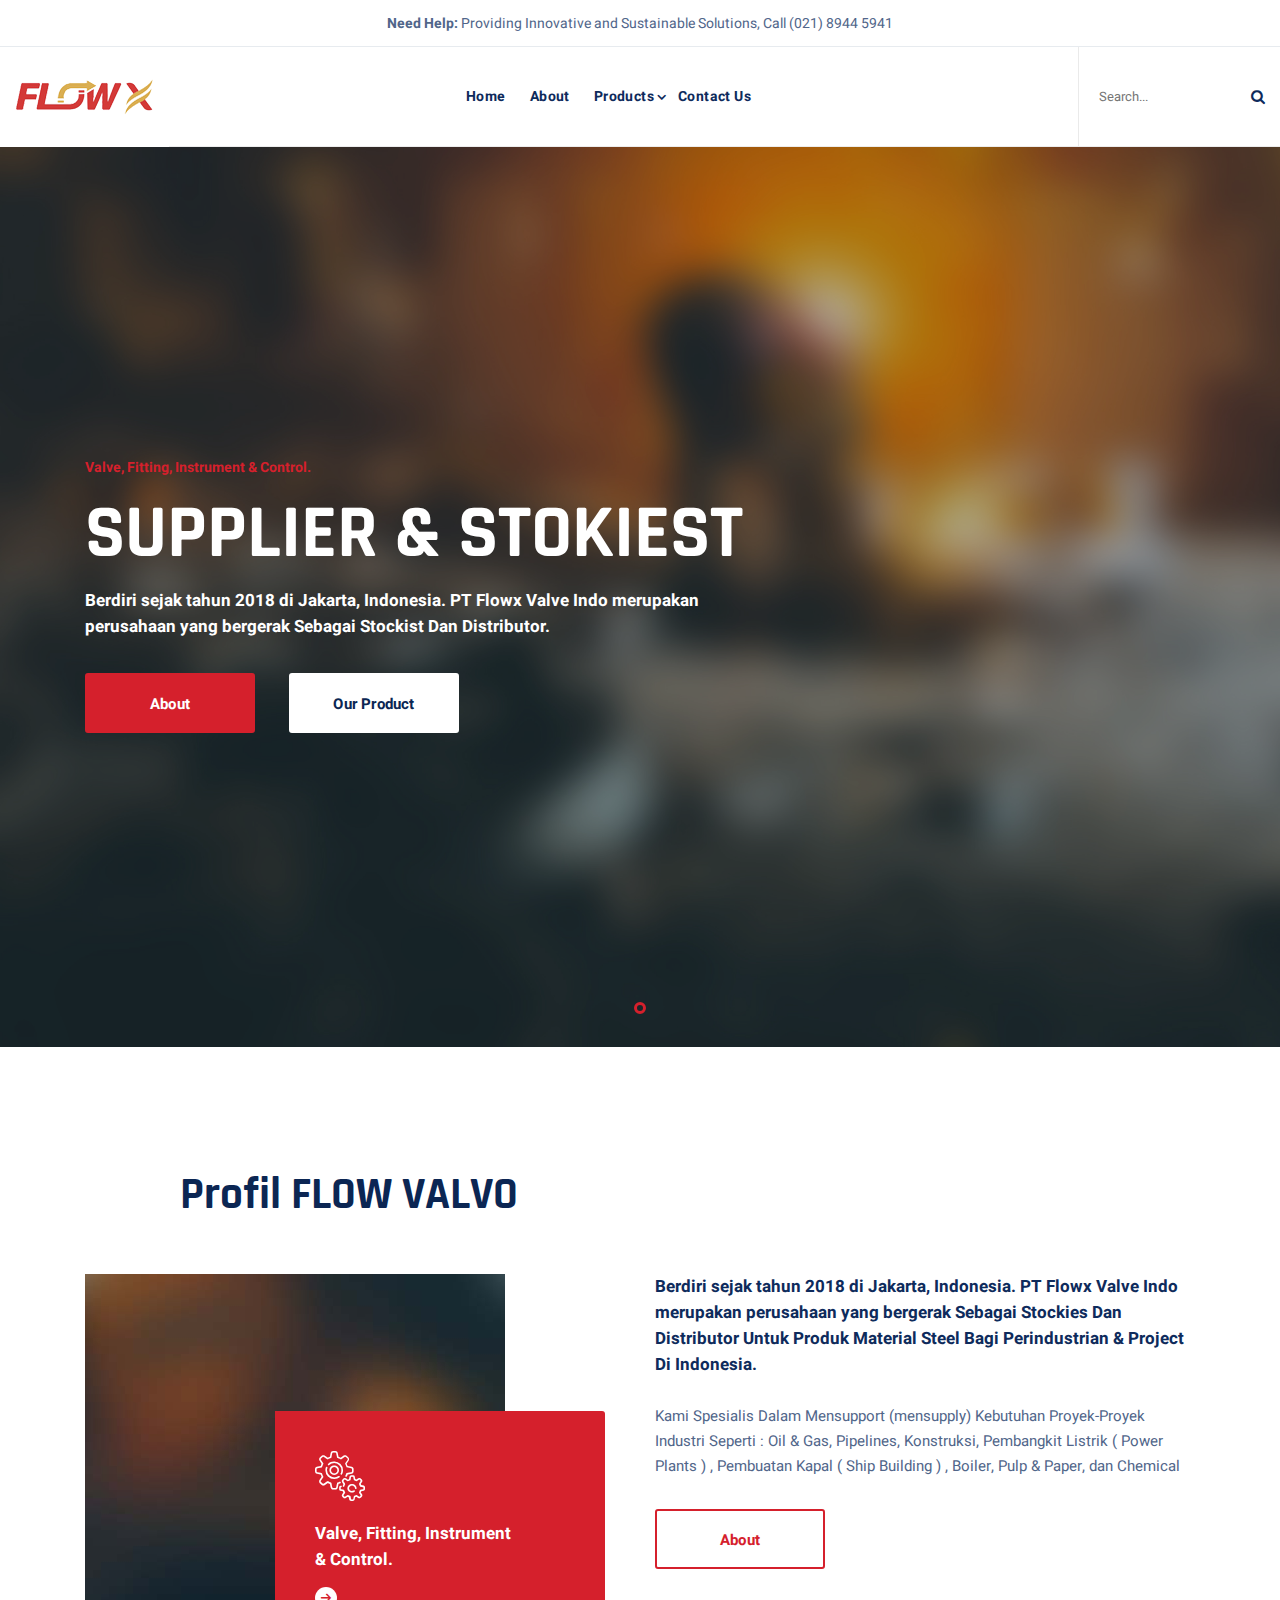
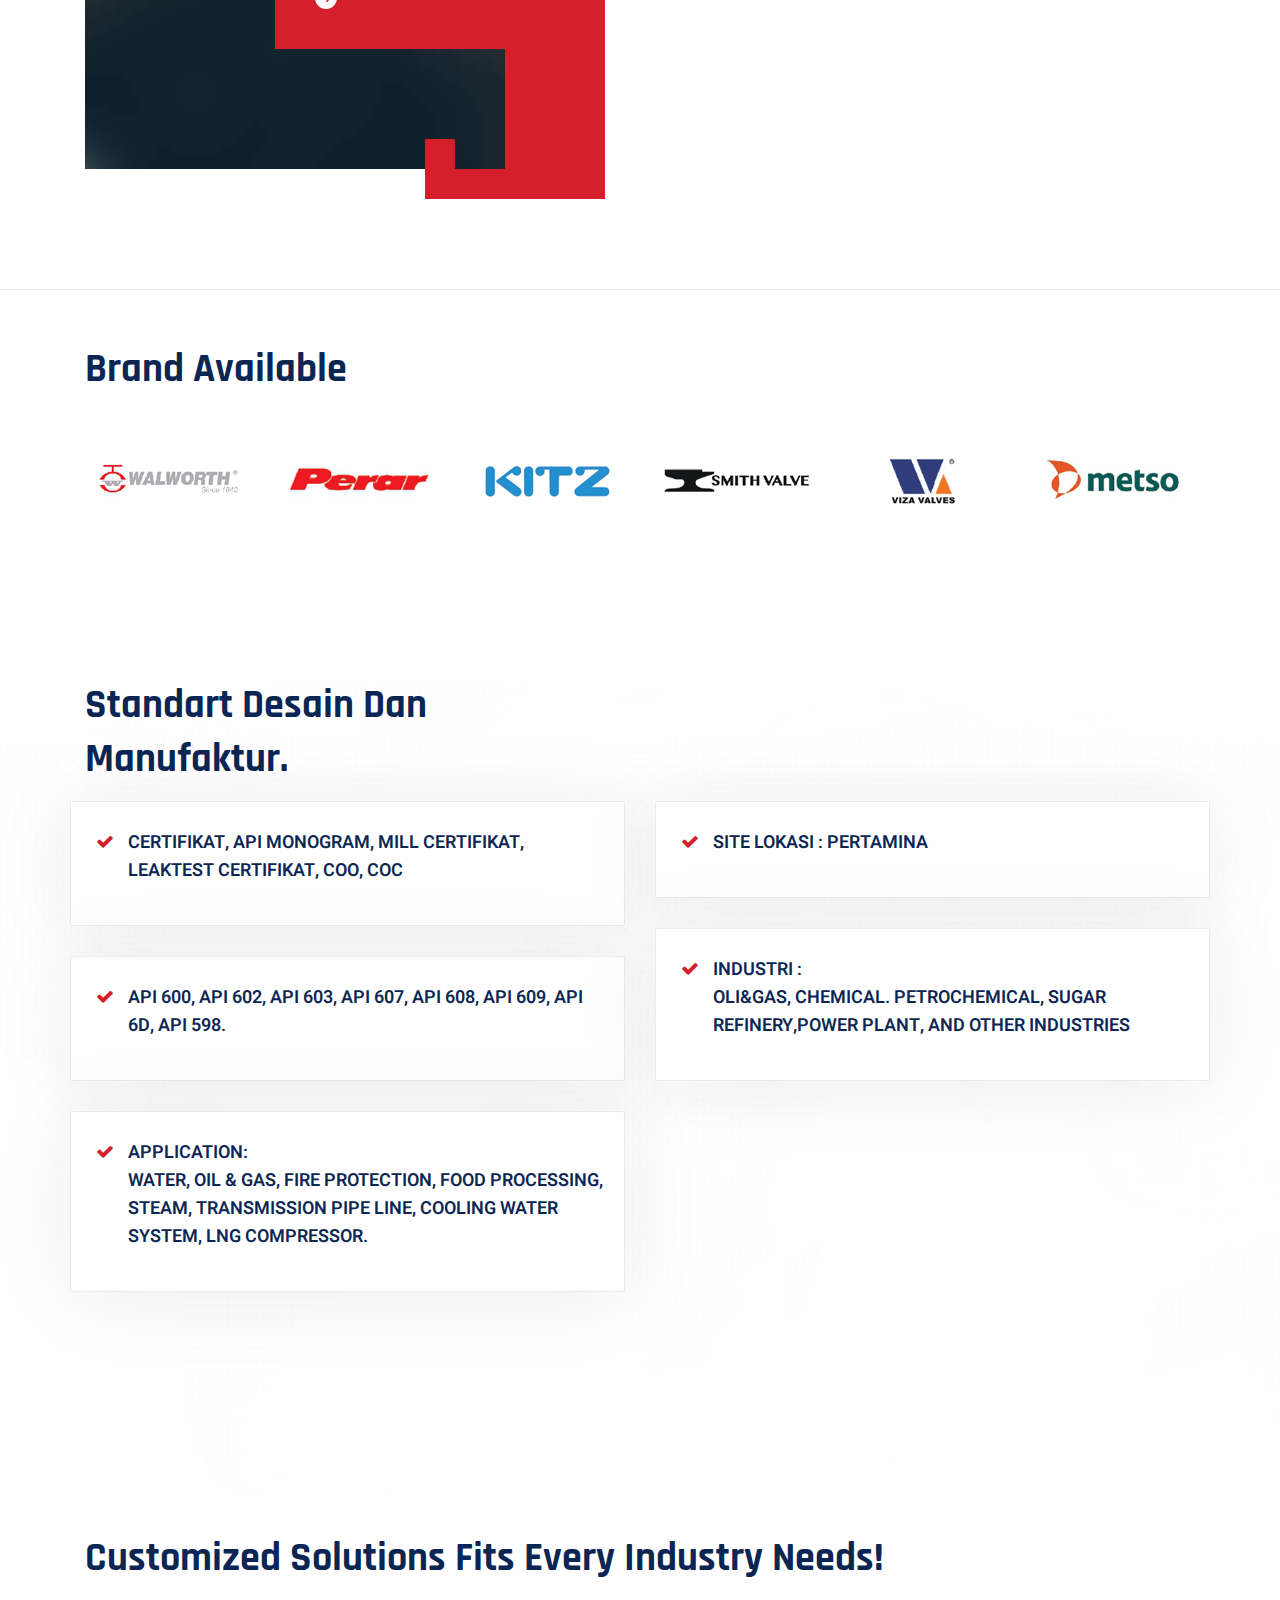
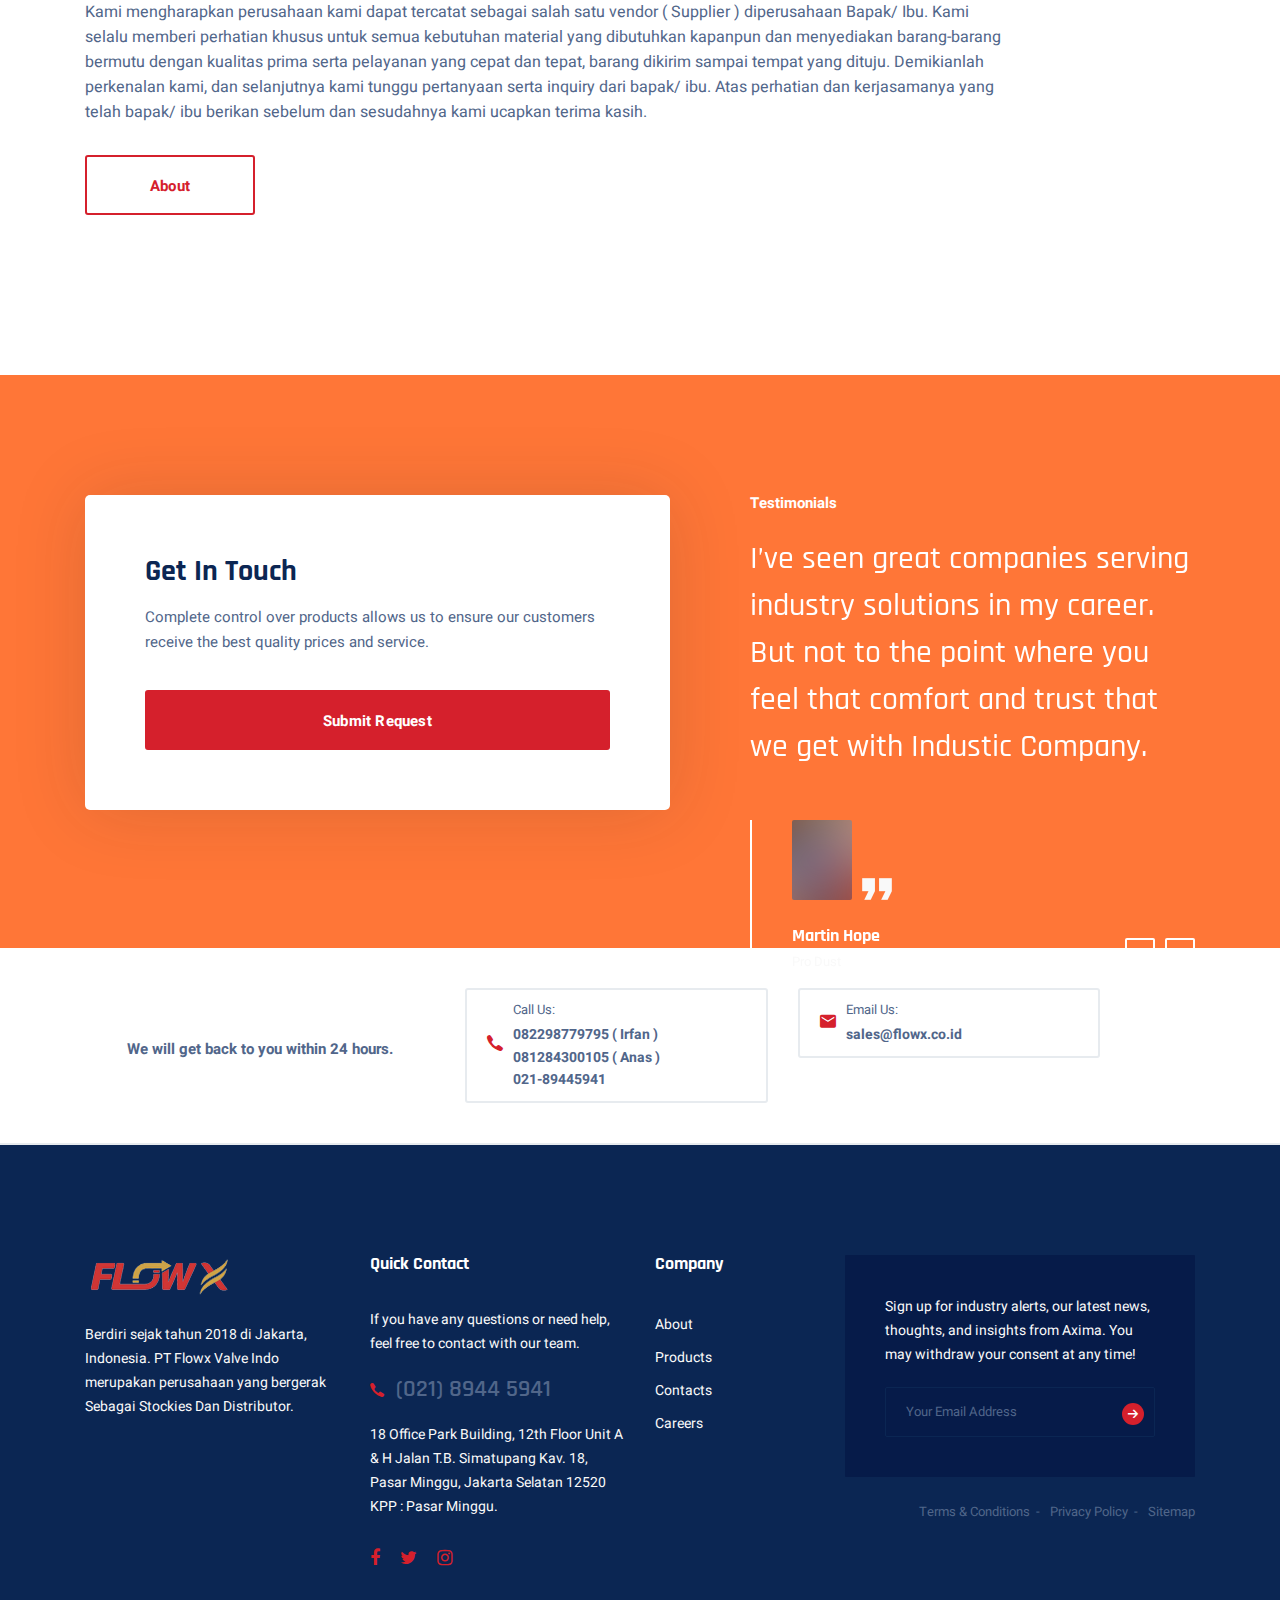
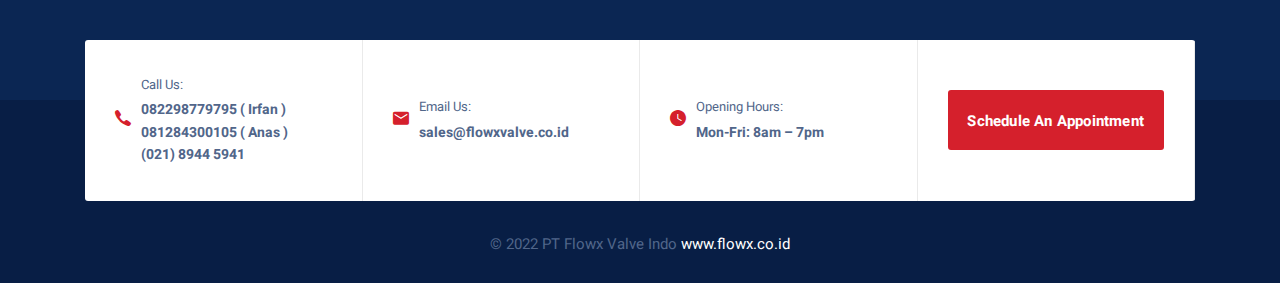
<file: index.html>
<!DOCTYPE html>
<html lang="en">

  <head>
    <meta charset="UTF-8" />
    <meta name="viewport" content="width=device-width, initial-scale=1.0" />
    <meta http-equiv="X-UA-Compatible" content="ie=edge" />
    <meta name="description" content="PT. FLOWX VALVE INDO - SUPPLIER & STOKIEST">
    <link href="assets/images/favicon/favicon.png" rel="icon">
    <title>PT. FLOWX VALVE INDO - SUPPLIER & STOKIEST</title>
    <link rel="stylesheet"
      href="https://fonts.googleapis.com/css?family=Heebo:400,500,700%7cRajdhani:400,500,600,700&display=swap">
    <link rel="stylesheet" href="assets/css/libraries.css">
    <link rel="stylesheet" href="assets/css/style.css">
   
  </head>

<body>
 
 
  <div class="wrapper">
    <!-- =========================
        Header
    =========================== -->
   
      <header id="header" class="header header-layout1">
        <div class="header__promo-text text-center">
          <strong>Need Help: </strong><span>Providing Innovative and Sustainable Solutions, Call (021) 8944 5941</span>
        </div><!-- /.header__promo-text -->
        <nav class="navbar navbar-expand-lg sticky-navbar">
          <div class="container-fluid px-0">
            <a class="navbar-brand" href="index.html">
              <img src="assets/images/logo/logo-light.png" class="logo-light" alt="logo">
              <img src="assets/images/logo/logo-dark.png" class="logo-dark" alt="logo">
            </a>
            <button class="navbar-toggler" type="button">
              <span class="menu-lines"><span></span></span>
            </button>
            <div class="collapse navbar-collapse" id="mainNavigation">
              <ul class="navbar-nav mx-auto">
                <li class="nav__item">
                  <a href="index.html" class="nav__item-link">Home</a>
                </li>
                <li class="nav__item">
                  <a href="about-us.html" class="nav__item-link ">About</a>
                </li>
                
                <li class="nav__item with-dropdown">
                  <a href="products.html" class="dropdown-toggle nav__item-link">Products</a>
                  <i class="fa fa-angle-right" data-toggle="dropdown"></i>
                  <ul class="dropdown-menu wide-dropdown-menu">
                    <li class="nav__item">
                      <div class="row mx-0">
                        <div class="col-sm-6 dropdown-menu-col">
                          <h6>Products FLOWX VALVE</h6>
                          <ul class="nav flex-column">
                            <li class="nav__item"><a class="nav__item-link"
                                href="products-gate-valve.html">Gate Valve</a>
                            </li> <!-- /.nav-item -->
                            <li class="nav__item"><a class="nav__item-link"
                                href="products-ball-valve.html">Ball Valve</a>
                            </li> <!-- /.nav-item -->
                            <li class="nav__item"><a class="nav__item-link"
                                href="products-globe-valve.html">Globe Valve</a>
                            </li> <!-- /.nav-item -->
                            <li class="nav__item"><a class="nav__item-link"
                                href="products-check-valve.html">Check Valve</a>
                            </li> <!-- /.nav-item -->
                            <li class="nav__item"><a class="nav__item-link"
                                href="products-butterfly-valve.html">Butterfly Valve</a>
                            </li> <!-- /.nav-item -->
                            <li class="nav__item"><a class="nav__item-link" href="products-control-valve.html">Control Valve</a></li>
                            <!-- /.nav-item -->
                          </ul>
                        </div><!-- /.col-sm-6 -->
                        <div class="col-sm-6 dropdown-menu-col">
                          <h6>other Supply Material</h6>
                          <ul class="nav flex-column">
                            <li class="nav__item"><a class="nav__item-link" href="other-pipe.html">Pipe</a></li> <!-- /.nav-item -->
                            <li class="nav__item"><a class="nav__item-link" href="other-flange.html">Flange</a></li> <!-- /.nav-item -->
                           
                            <!-- /.nav-item -->
                          </ul>
                        </div><!-- /.col-sm-6 -->
                      </div><!-- /.row -->
                    </li><!-- /.nav-item -->
                  </ul><!-- /.dropdown-menu -->
                </li><!-- /.nav-item -->
                <li class="nav__item">
                  <a href="contacs.html" class="nav__item-link">Contact Us</a>
                </li>
              </ul><!-- /.navbar-nav -->
            </div><!-- /.navbar-collapse -->
            <div class="navbar-modules">
              <ul class="list-unstyled d-flex align-items-center modules__btns-list">
                <li class="d-none d-lg-block">
                  <form class="header__search-form">
                    <input type="text" class="search__input" placeholder="Search...">
                    <button><i class="fa fa-search"></i></button>
                  </form>
                </li>
              </ul><!-- /.modules-wrapper -->
            </div><!-- /.navbar-modules -->
          </div><!-- /.container -->
        </nav><!-- /.navabr -->
    </header><!-- /.Header -->

    <!-- ============================
        Slider
    ============================== -->
    <section id="slider1" class="slider slider-1">
      <div class="carousel owl-carousel carousel-arrows carousel-dots" data-slide="1" data-slide-md="1"
        data-slide-sm="1" data-autoplay="false" data-nav="true" data-dots="true" data-space="0" data-loop="true"
        data-speed="3000" data-transition="fade" data-animate-out="fadeOut" data-animate-in="fadeIn">
        <div class="slide-item align-v-h bg-overlay bg-overlay-3">
          <div class="bg-img"><img src="assets/images/sliders/1.jpg" alt="slide img"></div>
          <div class="container">
            <div class="row">
              <div class="col-sm-12 col-md-12 col-lg-12 col-xl-8">
                <div class="slide__content">
                  <span class="slide__subtitle">Valve, Fitting, Instrument & Control.</span>
                  <h2 class="slide__title">SUPPLIER & STOKIEST</h2>
                  <p class="slide__desc">Berdiri sejak tahun 2018 di Jakarta, Indonesia. PT Flowx Valve Indo merupakan perusahaan yang bergerak Sebagai Stockist Dan Distributor.</p>
                  <a href="about-us.html" class="btn btn__primary mr-30">About</a>
                  <a href="Industries-industry-served.html" class="btn btn__white">Our Product</a>
                </div>
              </div>
            </div>
          </div>
        </div>
      </div>
    </section>

    <!-- ========================
      About Layout 2
    =========================== -->
    <section id="aboutLayout2" class="about about-layout2 pt-120 pb-40">
      <div class="container">
        <div class="row">
          <div class="col-sm-12 col-md-12 col-lg-12 col-xl-9 offset-xl-1">
            <div class="heading heading-3 mb-50">
              <!-- <span class="heading__subtitle">Valve, Fitting, Instrument &Control</span> -->
              <h2 class="heading__title">Profil FLOW VALVO
              </h2>
            </div><!-- /heading -->
          </div><!-- /.col-xl-9 -->
        </div><!-- /.row -->
        <div class="row">
          <div class="col-sm-12 col-md-10 col-lg-6 ">
            <div class="about__img mb-50">
              <img src="assets/images/about/2.jpg" alt="about" class="img-fluid">
              <div class="cta__banner">
                <div class="cta__icon">
                  <i class="icon-gears"></i>
                </div>
                <h5 class="cta__title">Valve, Fitting, Instrument 
                  <br> & Control.</h5>
                <a href="#" class="btn btn__white btn__link">
                  <i class="icon-arrow-right arrow-rounded arrow-rounded-white"></i>
                </a>
              </div><!-- /.cta__banner -->
            </div><!-- /.about-img -->
          </div><!-- /.col-xl-5 -->
          <div class="col-sm-12 col-md-12 col-lg-6 ">
            <div class="about__text mb-30">
              <p>Berdiri sejak tahun 2018 di Jakarta, Indonesia. PT Flowx Valve Indo merupakan perusahaan 
                yang bergerak Sebagai Stockies Dan Distributor Untuk Produk Material Steel Bagi 
                Perindustrian & Project Di Indonesia. </p>
              <p>Kami Spesialis Dalam Mensupport (mensupply) 
                Kebutuhan Proyek-Proyek Industri Seperti : Oil & Gas, Pipelines, Konstruksi, 
                Pembangkit Listrik ( Power Plants ) , Pembuatan Kapal ( Ship Building ) , Boiler,
                 Pulp & Paper, dan Chemical</p>
            </div>
            <div class="about__signature mb-30">
              <a href="about-us.html" class="btn btn__primary btn__bordered mr-40">About</a>
             
            </div>
          </div><!-- /.col-xl-4 -->
        </div>
      </div><!-- /.container -->
    </section><!-- /.About Layout 2 -->

    <!-- =====================
         Clients 
      ======================== -->
    <section id="clients" class="clients border-top">
      <div class="container">
        
        <div class="row">
          <div class="col-sm-12 col-md-12 col-lg-6">
            <h2 class="heading__title">Brand available</h2>
            <br>
            <br>
          </div><!-- /.col-lg-6 -->
          <div class="col-sm-12 col-md-12 col-lg-12">
            <div class="carousel owl-carousel" data-slide="6" data-slide-md="4" data-slide-sm="2" data-autoplay="true"
              data-nav="false" data-dots="false" data-space="20" data-loop="true" data-speed="700">
              <div class="client">
                <a href="#"><img src="assets/images/clients/1.png" alt="client"></a>
              </div><!-- /.client -->
              <div class="client">
                <a href="#"><img src="assets/images/clients/2.png" alt="client"></a>
              </div><!-- /.client -->
              <div class="client">
                <a href="#"><img src="assets/images/clients/3.png" alt="client"></a>
              </div><!-- /.client -->
              <div class="client">
                <a href="#"><img src="assets/images/clients/4.png" alt="client"></a>
              </div><!-- /.client -->
              <div class="client">
                <a href="#"><img src="assets/images/clients/5.png" alt="client"></a>
              </div><!-- /.client -->
              <div class="client">
                <a href="#"><img src="assets/images/clients/6.png" alt="client"></a>
              </div><!-- /.client -->
              <div class="client">
                <a href="#"><img src="assets/images/clients/7.png" alt="client"></a>
              </div><!-- /.client -->
              <div class="client">
                <a href="#"><img src="assets/images/clients/8.png" alt="client"></a>
              </div><!-- /.client -->
            </div><!-- /.carousel -->
          </div><!-- /.col-lg-12 -->
        </div><!-- /.row -->
      </div><!-- /.container -->
    </section><!-- /.clients  -->

    <!-- ========================
        Services Carousel
    =========================== -->
    <section id="servicesCarousel" class="services services-layout2 services-carousel pt-0 mt-120">
      <div class="bg-img"><img src="assets/images/backgrounds/pattern/2.png" alt="background"></div>
      <div class="container">
        <div class="row heading mb-40">
          <div class="col-sm-12 col-md-12 col-lg-6">
            <!-- <span class="heading__subtitle">Fast Growing Industrial & Manufacturing Estates.</span> -->
            <h2 class="heading__title">Standart Desain dan Manufaktur.</h2>
          </div><!-- /.col-lg-6 -->
          <div class="row">
            <div class="col-sm-12 col-md-12 col-lg-12">
              <div class="features-list mb-30">
                <div class="row">
                  <div class="col-sm-12 col-md-12 col-lg-6">
                    <div class="feature-item feature-list-item">
                      <div class="feature__content">
                        <h4 class="feature__title">CERTIFIKAT, API MONOGRAM, MILL CERTIFIKAT, LEAKTEST CERTIFIKAT, COO, COC</h4>
                        <!-- <p class="feature__desc">We enhance our industry operations by relieving you of the worries
                          associated with freight forwarding.</p> -->
                      </div><!-- /.feature-content -->
                    </div><!-- /.feature-item -->
                    <div class="feature-item feature-list-item">
                      <div class="feature__content">
                        <h4 class="feature__title">API 600, API 602, API 603, API 607, API 608, API 609, API 6D, API 598.</h4>
                        <!-- <p class="feature__desc">We are one of the Nations largest automotive parts recyclers and a
                          widely recognized leader utilizing advanced </p> -->
                      </div><!-- /.feature-content -->
                    </div><!-- /.feature-item -->
                    <div class="feature-item feature-list-item">
                      <div class="feature__content">
                        <h4 class="feature__title">APPLICATION: 
                          <br> WATER, OIL & GAS, FIRE PROTECTION, FOOD PROCESSING, STEAM, TRANSMISSION PIPE LINE, COOLING WATER SYSTEM, LNG COMPRESSOR.</h4>
                        <!-- <p class="feature__desc">We are one of the Nations largest automotive parts recyclers and a
                          widely recognized leader utilizing advanced </p> -->
                      </div><!-- /.feature-content -->
                    </div><!-- /.feature-item -->
                  </div><!-- /.col-lg-6 -->
                  <div class="col-sm-12 col-md-12 col-lg-6">
                    <div class="feature-item feature-list-item">
                      <div class="feature__content">
                        <h4 class="feature__title">SITE LOKASI : PERTAMINA</h4>
                        <!-- <p class="feature__desc">An integrated approach to providing engineering services allows our
                          clients to benefit from the commercial logistical </p> -->
                      </div><!-- /.feature-content -->
                    </div><!-- /.feature-item -->
                    <div class="feature-item feature-list-item">
                      <div class="feature__content">
                        <h4 class="feature__title">INDUSTRI : 
                          <br> OLI&GAS, CHEMICAL. PETROCHEMICAL, SUGAR REFINERY,POWER 
                          PLANT, AND OTHER INDUSTRIES</h4>
                        <!-- <p class="feature__desc">We’ll work with you on your portfolio, large or small. Together we’ll
                          fine-tune your new construction, remodeling or renovation </p> -->
                      </div><!-- /.feature-content -->
                    </div><!-- /.feature-item -->
                  </div><!-- /.col-lg-6 -->
                </div><!-- /.row -->
              </div><!-- /.features-list-layout3 -->
            </div><!-- /.col-lg-12 -->
          </div><!-- /.row -->
          </div><!-- /.col-lg-6 -->
        </div><!-- /.row -->
        
      </div><!-- /.row -->
  </div><!-- /.container -->
  </section><!-- /.Services Carousel -->

  <section id="aboutLayout1" class="about about-layout1 pt-0 pb-120">
    <div class="container">
      <div class="row">
        <div class="col-sm-10 col-md-10 col-lg-10">
          <div class="heading mt-40 mb-30">
            <!-- <span class="heading__subtitle">Innovation From The Ground To The Skies.</span> -->
            <h2 class="heading__title">Customized Solutions Fits Every Industry Needs!</h2>
            <p class="heading__desc">Kami mengharapkan perusahaan kami dapat tercatat sebagai salah satu vendor ( Supplier ) diperusahaan Bapak/ Ibu. Kami selalu memberi perhatian khusus untuk semua kebutuhan material yang dibutuhkan kapanpun dan menyediakan barang-barang bermutu dengan kualitas prima serta pelayanan yang cepat dan tepat, barang dikirim sampai tempat yang dituju. Demikianlah perkenalan kami, dan selanjutnya kami tunggu pertanyaan serta inquiry dari bapak/ ibu. Atas perhatian dan kerjasamanya yang telah bapak/ ibu berikan sebelum dan sesudahnya kami ucapkan terima kasih.
              </p>
          </div><!-- /heading -->
          <a href="about-us.html" class="btn btn__primary btn__bordered mb-40">About</a>
        </div><!-- /.col-lg-5 -->
        
      </div><!-- /.row -->
    </div><!-- /.container -->
  </section><!-- /.About layout 1 -->

  <!-- =========================
           Banner 2
     =========================== -->
  <section id="banner2" class="banner banner-2 bg-overlay bg-overlay-theme-2 bg-parallax pt-120 pb-0">
    <div class="bg-img"><img src="assets/images/banners/3.jpg" alt="background"></div>
    <div class="container">
      <div class="row">
        <div class="col-sm-12 col-md-12 col-lg-7">
          <form class="contact__form-panel mr-50">
            <div class="row">
              <div class="col-sm-12 contact__form-panel-header">
                <h4>Get In Touch</h4>
                <p>Complete control over products allows us to ensure our customers receive the best quality prices
                  and service.</p>
              </div>
              <div class="col-sm-12 col-md-12 col-lg-12">
                <button type="submit" class="btn btn__primary btn__block">Submit Request</button>
              </div><!-- /.col-lg-12 -->
            </div><!-- /.row -->
          </form><!-- /.contact__form-panel -->
        </div><!-- /.col-lg-7 -->
        <div class="col-sm-12 col-md-12 col-lg-5">
          <div class="testimonials testimonials-white">
            <h6 class="testimonials__heading color-white">testimonials</h6>
            <div class="carousel owl-carousel carousel-arrows" data-slide="1" data-slide-md="1" data-slide-sm="1"
              data-autoplay="true" data-nav="true" data-dots="false" data-space="0" data-loop="true" data-speed="800">
              <!-- Testimonial #1 -->
              <div class=" testimonial-item">
                <div class="testimonial__content">
                  <p class="testimonial__desc">I’ve seen great companies serving industry solutions in my career. But
                    not to the point where you feel that comfort and trust that we get with Industic Company.</p>
                </div><!-- /.testimonial-content -->
                <div class="testimonial__meta">
                  <div class="testimonial__thumb">
                    <img src="assets/images/testimonials/thumbs/1.png" alt="author thumb" class="img-fluid">
                  </div><!-- /.testimonial-thumb -->
                  <h5 class="testimonial__meta-title">Martin Hope</h5>
                  <p class="testimonial__meta-desc">Pro Dust</p>
                </div><!-- /.testimonial-meta -->
              </div><!-- /. testimonial-item -->
              <!-- Testimonial #2 -->
              <div class=" testimonial-item">
                <div class="testimonial__content">
                  <p class="testimonial__desc">I’ve seen great companies serving industry solutions in my career. But
                    not to the point where you feel that comfort and trust that we get with Industic Company.</p>
                </div><!-- /.testimonial-content -->
                <div class="testimonial__meta">
                  <div class="testimonial__thumb">
                    <img src="assets/images/testimonials/thumbs/1.png" alt="author thumb" class="img-fluid">
                  </div><!-- /.testimonial-thumb -->
                  <h5 class="testimonial__meta-title">Martin Hope</h5>
                  <p class="testimonial__meta-desc">Pro Dust</p>
                </div><!-- /.testimonial-meta -->
              </div><!-- /. testimonial-item -->
            </div><!-- /.carousel -->
          </div><!-- /.testimonials -->
        </div><!-- /.col-lg-5 -->
      </div><!-- /.row -->
    </div><!-- /.container -->
  </section><!-- /. Banner 2 -->

  <!-- =========================
           contact Info
     =========================== -->
  <section id="contactInfo" class="contact-info pt-40 pb-20">
    <div class="container">
      <div class="row">
        <div class="col-sm-12 col-md-12 col-lg-4">
          <strong class="text-center d-block mt-50 mb-20">We will get back to you within 24 hours.</strong>
        </div><!-- /.col-lg-7 -->
        <div class="col-sm-12 col-md-12 col-lg-7">
          <div class="row">
            <div class="col-sm-6 col-md-6 col-lg-12 col-xl-6">
              <div class="contact__info-box">
                <div class="contact__info-box-icon">
                  <i class="icon-phone"></i>
                </div><!-- /.contact__info-box-icon -->
                <div class="contact__info-box-text">
                  <span>Call Us:</span>
                  <strong><a href="https://wa.me/082298779795">  082298779795 ( Irfan )  </a></strong>
                <br>
                  <strong><a href="https://wa.me/081284300105"> 081284300105 ( Anas ) </a> </strong>
                <br>
                    <strong><a href="tel:02189445941">021-89445941 </a></strong>
                </div><!-- /.contact__info-box-text -->
              </div><!-- /.contact__info-box -->
            </div><!-- /.col-lg-6 -->
            <div class="col-sm-6 col-md-6 col-lg-12 col-xl-6">
              <div class="contact__info-box">
                <div class="contact__info-box-icon">
                  <i class="icon-envelope"></i>
                </div><!-- /.contact__info-box-icon -->
                <div class="contact__info-box-text">
                  <span>Email Us:</span>
                  <strong><a href="mailto:sales@flowx.co.id">sales@flowx.co.id</a></strong>
                </div><!-- /.contact__info-box-text -->
              </div><!-- /.contact__info-box -->
            </div><!-- /.col-lg-6 -->
          </div><!-- /.row -->
        </div><!-- /.col-lg-5 -->
      </div><!-- /.row -->
    </div><!-- /.container -->
  </section><!-- /. contact Info -->

 


  <!-- ========================
      Footer
    ========================== -->
  <footer id="footer" class="footer">
    <div class="footer-top">
      <div class="container">
        <div class="row">
          <div class="col-sm-12 col-md-12 col-lg-3 footer__widget footer__widget-about mb-30">
            <div class="footer__widget-content">
              <img src="assets/images/logo/logo-footer.png" alt="logo">
              <p>Berdiri sejak tahun 2018 di Jakarta, Indonesia. PT Flowx Valve Indo merupakan perusahaan yang bergerak Sebagai Stockies Dan Distributor.</p>
              
            </div>
          </div><!-- /.col-lg-4 -->
          <div class="col-sm-6 col-md-6 col-lg-3 footer__widget footer__widget-text">
            <h6 class="footer__widget-title">Quick Contact</h6>
            <div class="footer__widget-content">
              <p>If you have any questions or need help, feel free to contact with our team.</p>
              <a href="tel:02189445941" class="phone-link">
                <i class="icon-phone"></i><span>(021) 8944 5941</span>
              </a>
              <p>18 Office Park Building, 12th Floor Unit A & H
                Jalan T.B. Simatupang Kav. 18,
                Pasar Minggu, Jakarta Selatan 12520
                KPP : Pasar Minggu.</p>
              <ul class="social__icons list-unstyled mt-30 mb-30">
                <li><a href="#"><i class="fa fa-facebook"></i></a></li>
                <li><a href="#"><i class="fa fa-twitter"></i></a></li>
                <li><a href="#"><i class="fa fa-instagram"></i></a></li>
              </ul>
            </div><!-- /.footer-widget-content -->
          </div><!-- /.col-lg-3 -->
          <div class="col-sm-6 col-md-6 col-lg-2 footer__widget footer__widget-nav">
            <h6 class="footer__widget-title">Company</h6>
            <div class="footer__widget-content">
              <nav>
                <ul class="list-unstyled">
                  <li><a href="about-us.html">About</a></li>
                  <li><a href="products.html">Products</a></li>
                  <li><a href="contacs.html">Contacts</a></li>
                  <li><a href="#">Careers</a></li>
                </ul>
              </nav>
            </div><!-- /.footer-widget-content -->
          </div><!-- /.col-lg-2 -->
          <div class="col-12 col-sm-12 col-md-12 col-lg-4 footer__widget footer__widget-newsletter">
            <div class="footer__widget-content">
              <p>Sign up for industry alerts, our latest news, thoughts, and insights from Axima. You may withdraw
                your consent at any time!</p>
              <form class="widget__newsletter-form">
                <div class="form-group mb-0">
                  <input type="text" class="form-control" placeholder="Your Email Address">
                  <button type="submit" class="btn">
                    <i class="icon-arrow-right arrow-rounded"></i>
                  </button>
                </div>
              </form>
            </div><!-- /.footer-widget-content -->
            <nav>
              <ul class="footer__sitemap-links list-unstyled d-flex justify-content-end flex-wrap">
                <li><a href="#">Terms & Conditions </a></li>
                <li><a href="#">Privacy Policy</a></li>
                <li><a href="#">Sitemap</a></li>
              </ul><!-- /.footer__sitemap-links -->
            </nav>
          </div><!-- /.col-lg-4 -->
        </div><!-- /.row -->
      </div><!-- /.container -->
    </div><!-- /.footer-top -->
    <div class="footer-bottom">
      <div class="container">
        <div class="row">
          <div class="col-sm-12 col-md-12 col-lg-12">
            <div class="footer__contact">
              <div class="footer__contact-item">
                <div class="footer__contact-item-icon">
                  <i class="icon-phone"></i>
                </div><!-- /.footer__contact-item-icon -->
                <div class="footer__contact-item-text">
                  <span>Call Us:</span>
                  <strong>
                  <a href="https://wa.me/082298779795">  082298779795 ( Irfan )  </a>
                  <a href="https://wa.me/081284300105"> 081284300105 ( Anas ) </a> <br>
                  <a href="tel:02189445941">(021) 8944 5941</a> </strong>
                </div><!-- /.footer__contact-item-text -->
              </div><!-- /.footer__contact-item -->
              <div class="footer__contact-item">
                <div class="footer__contact-item-icon">
                  <i class="icon-envelope"></i>
                </div><!-- /.footer__contact-item-icon -->
                <div class="footer__contact-item-text">
                  <span>Email Us:</span>
                  <strong><a href="mailto:sales@flowxvalve.co.id">sales@flowxvalve.co.id</a></strong>
                </div><!-- /.footer__contact-item-text -->
              </div><!-- /.footer__contact-item -->
              <div class="footer__contact-item">
                <div class="footer__contact-item-icon">
                  <i class="icon-clock"></i>
                </div><!-- /.footer__contact-item-icon -->
                <div class="footer__contact-item-text">
                  <span>Opening Hours:</span>
                  <strong>Mon-Fri: 8am – 7pm</strong>
                </div><!-- /.footer__contact-item-text -->
              </div><!-- /.footer__contact-item -->
              <div class="footer__contact-item">
                <a href="#" class="btn btn__block btn__primary">Schedule An Appointment</a>
              </div><!-- /.footer__contact-item -->
            </div><!-- /.footer__contact -->
            <div class="footer__copyright text-center">
              <span> &copy; 2022 PT Flowx Valve Indo
                <a href="www.flowx.co.id">www.flowx.co.id</a>
              </span>
            </div><!-- /.Footer-copyright -->
          </div><!-- /.col-lg-12 -->
        </div><!-- /.row -->
      </div><!-- /.container -->
    </div><!-- /.Footer-bottom -->
  </footer><!-- /.Footer -->
  
  <button id="scrollTopBtn"><i class="fa fa-long-arrow-up"></i></button>
  </div><!-- /.wrapper -->

  <script src="assets/js/jquery-3.3.1.min.js"></script>
  <script src="assets/js/plugins.js"></script>
  <script src="assets/js/main.js"></script>



</body>

</html>
</file>
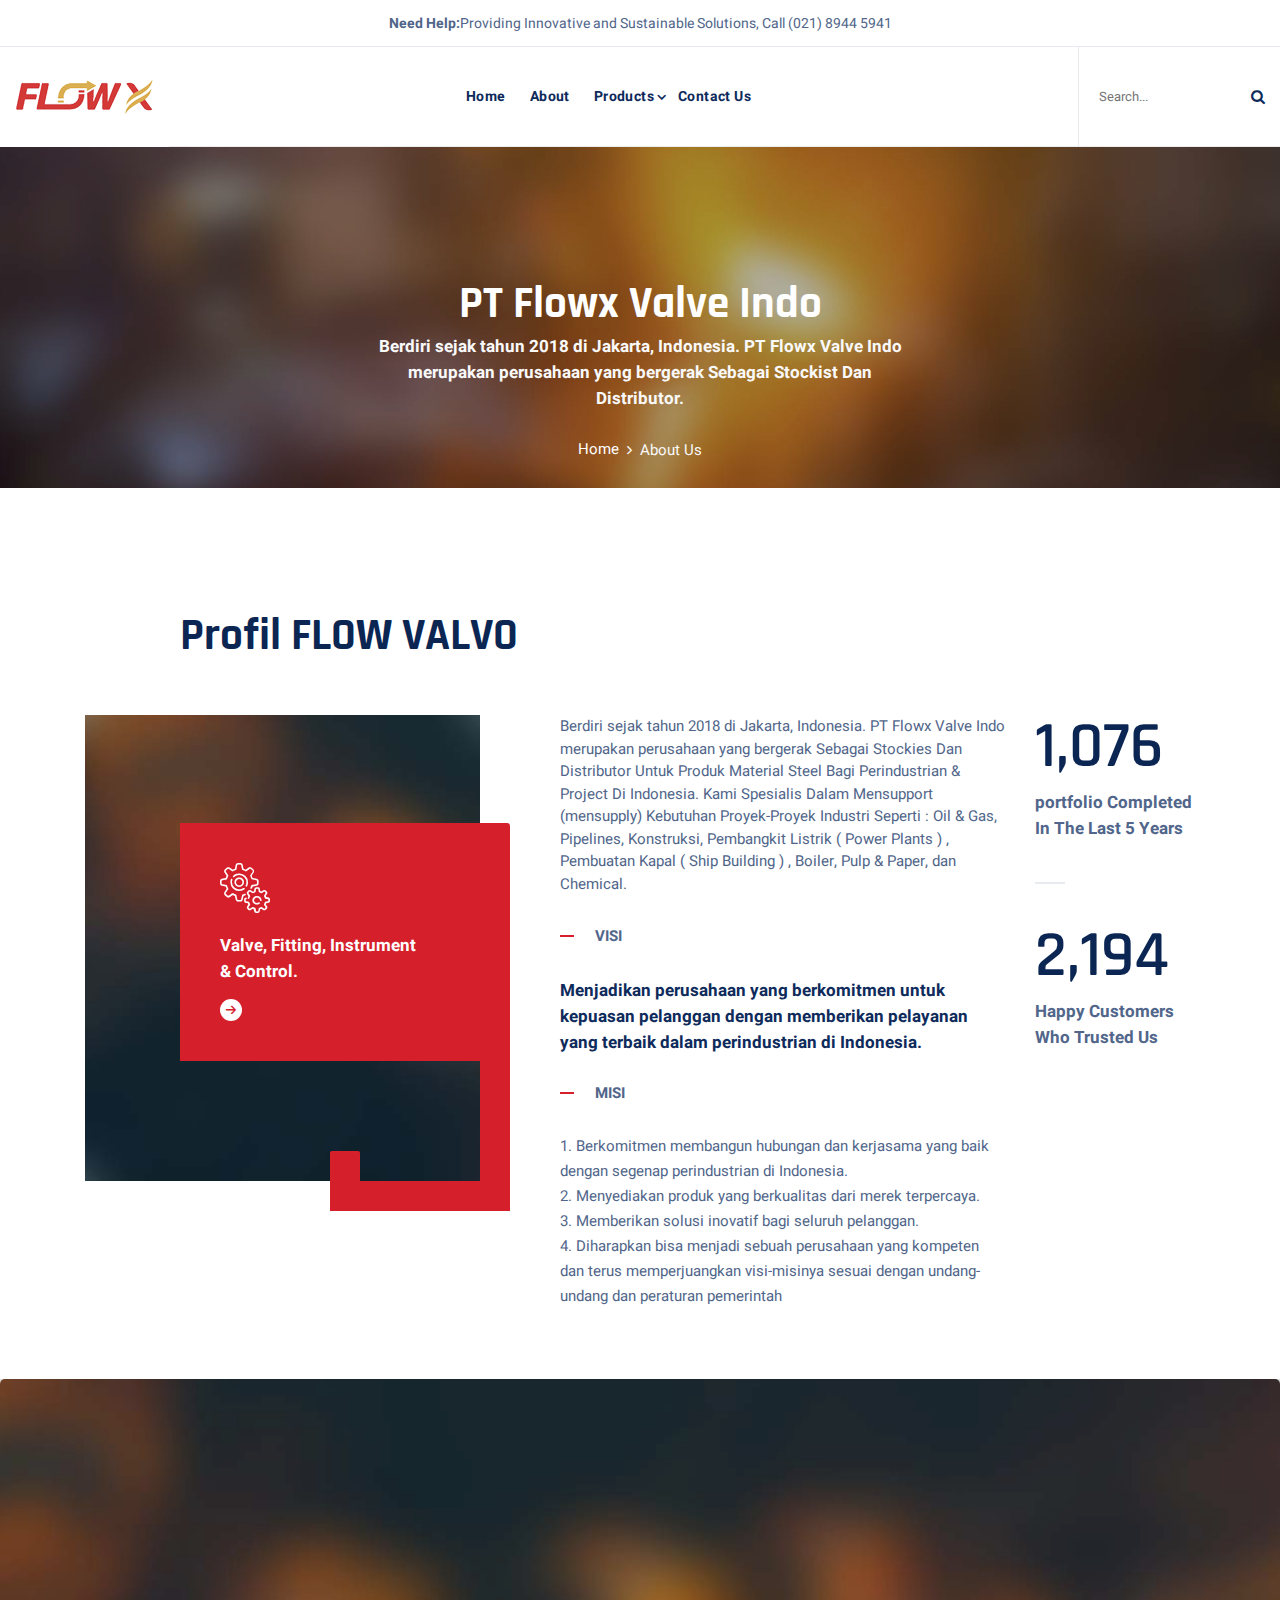
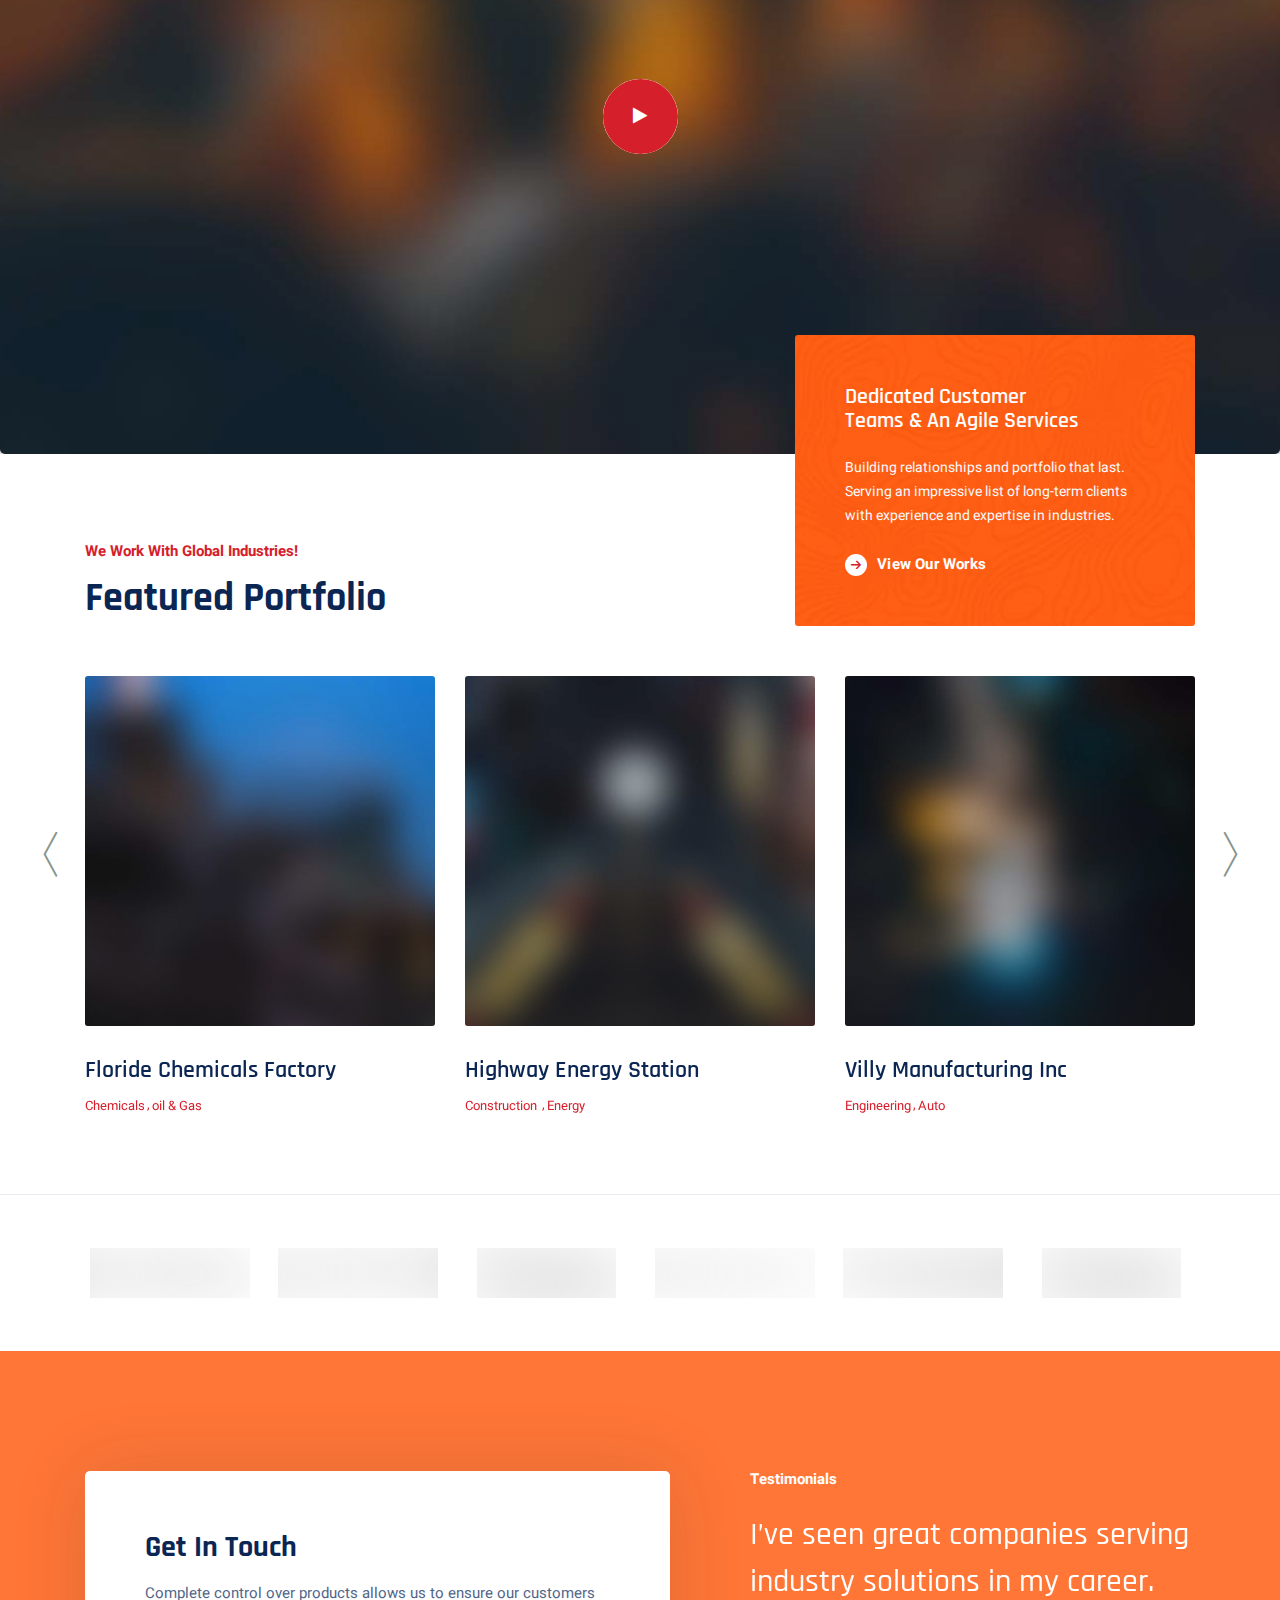
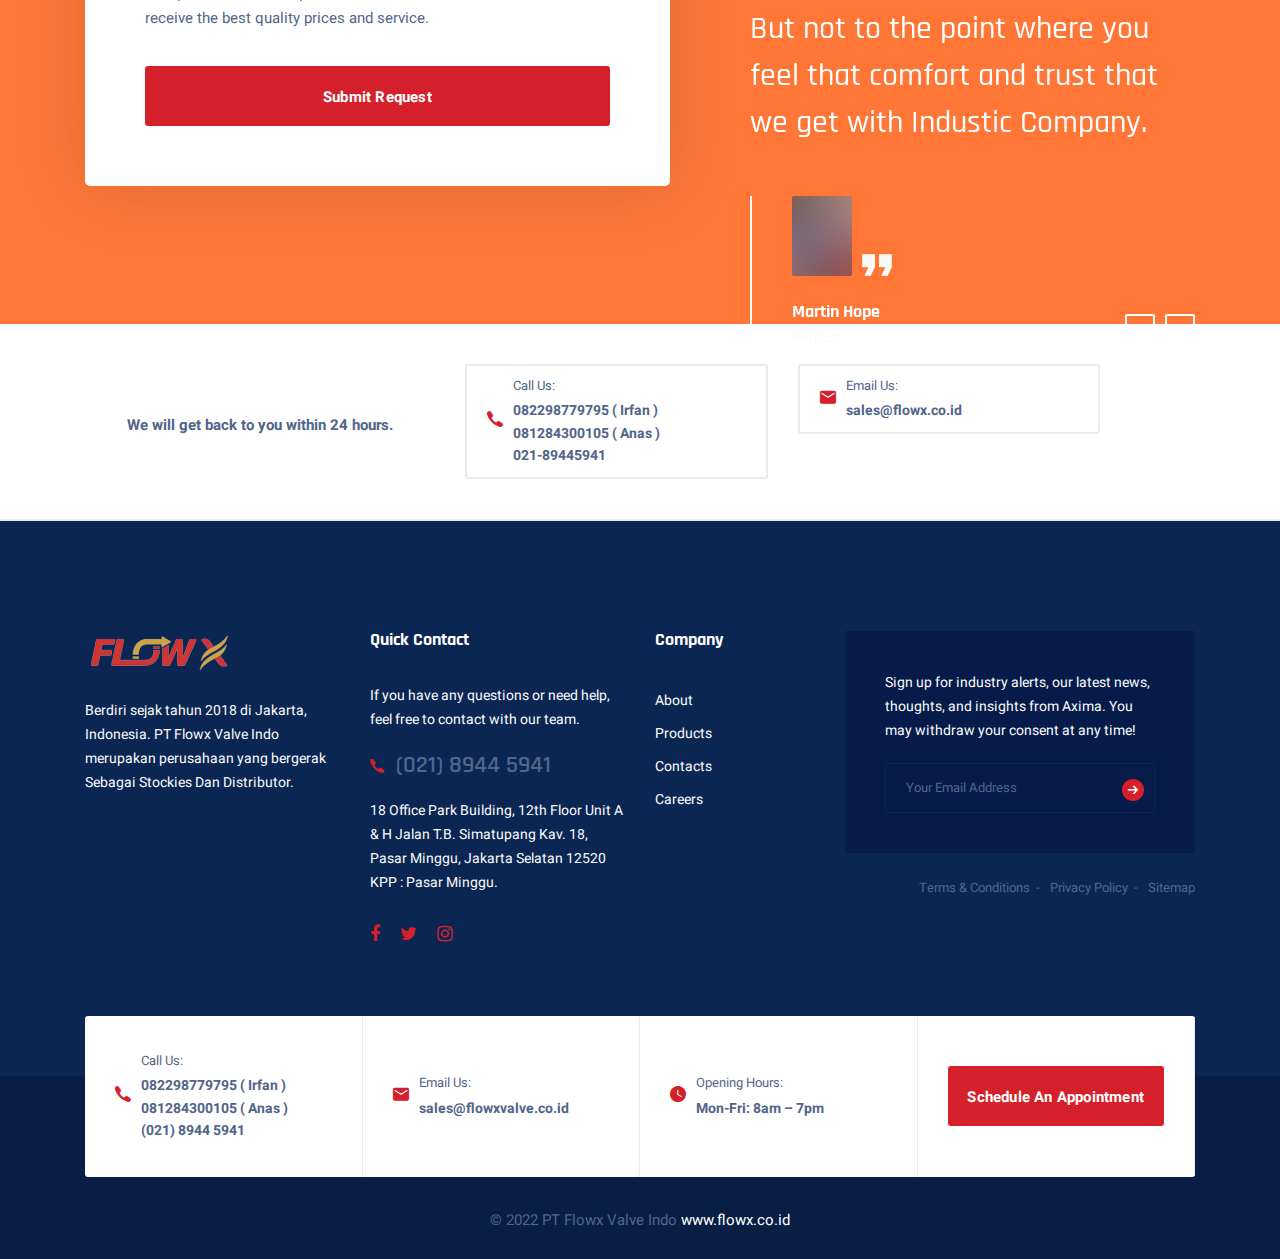
<file: about-us.html>
<!DOCTYPE html>
<html lang="en">

  <head>
    <meta charset="UTF-8" />
    <meta name="viewport" content="width=device-width, initial-scale=1.0" />
    <meta http-equiv="X-UA-Compatible" content="ie=edge" />
    <meta name="description" content="PT. FLOWX VALVE INDO - SUPPLIER & STOKIEST">
    <link href="assets/images/favicon/favicon.png" rel="icon">
    <title>PT. FLOWX VALVE INDO - SUPPLIER & STOKIEST</title>
    <link rel="stylesheet"
      href="https://fonts.googleapis.com/css?family=Heebo:400,500,700%7cRajdhani:400,500,600,700&display=swap">
    <link rel="stylesheet" href="assets/css/libraries.css">
    <link rel="stylesheet" href="assets/css/style.css">
  </head>
  
  <body>
    <div class="wrapper">
      <!-- =========================
          Header
      =========================== -->
     
        <header id="header" class="header header-layout1">
          <div class="header__promo-text text-center">
            <strong>Need Help:</strong><span>Providing Innovative and Sustainable Solutions, Call (021) 8944 5941</span>
          </div><!-- /.header__promo-text -->
          <nav class="navbar navbar-expand-lg sticky-navbar">
            <div class="container-fluid px-0">
              <a class="navbar-brand" href="index.html">
                <img src="assets/images/logo/logo-light.png" class="logo-light" alt="logo">
                <img src="assets/images/logo/logo-dark.png" class="logo-dark" alt="logo">
              </a>
              <button class="navbar-toggler" type="button">
                <span class="menu-lines"><span></span></span>
              </button>
              <div class="collapse navbar-collapse" id="mainNavigation">
                <ul class="navbar-nav mx-auto">
                  <li class="nav__item">
                    <a href="index.html" class="nav__item-link">Home</a>
                  </li>
                  <li class="nav__item">
                    <a href="about-us.html" class="nav__item-link ">About</a>
                  </li>
                  
                  <li class="nav__item with-dropdown">
                    <a href="products.html" class="dropdown-toggle nav__item-link">Products</a>
                    <i class="fa fa-angle-right" data-toggle="dropdown"></i>
                    <ul class="dropdown-menu wide-dropdown-menu">
                      <li class="nav__item">
                        <div class="row mx-0">
                          <div class="col-sm-6 dropdown-menu-col">
                            <h6>Products FLOWX VALVE</h6>
                            <ul class="nav flex-column">
                              <li class="nav__item"><a class="nav__item-link"
                                  href="products-gate-valve.html">Gate Valve</a>
                              </li> <!-- /.nav-item -->
                              <li class="nav__item"><a class="nav__item-link"
                                  href="products-ball-valve.html">Ball Valve</a>
                              </li> <!-- /.nav-item -->
                              <li class="nav__item"><a class="nav__item-link"
                                  href="products-globe-valve.html">Globe Valve</a>
                              </li> <!-- /.nav-item -->
                              <li class="nav__item"><a class="nav__item-link"
                                  href="products-check-valve.html">Check Valve</a>
                              </li> <!-- /.nav-item -->
                              <li class="nav__item"><a class="nav__item-link"
                                  href="products-butterfly-valve.html">Butterfly Valve</a>
                              </li> <!-- /.nav-item -->
                              <li class="nav__item"><a class="nav__item-link" href="products-control-valve.html">Control Valve</a></li>
                              <!-- /.nav-item -->
                            </ul>
                          </div><!-- /.col-sm-6 -->
                          <div class="col-sm-6 dropdown-menu-col">
                            <h6>other Supply Material</h6>
                            <ul class="nav flex-column">
                              <li class="nav__item"><a class="nav__item-link" href="other-pipe.html">Pipe</a></li> <!-- /.nav-item -->
                              <li class="nav__item"><a class="nav__item-link" href="other-flange.html">Flange</a></li> <!-- /.nav-item -->
                             
                              <!-- /.nav-item -->
                            </ul>
                          </div><!-- /.col-sm-6 -->
                        </div><!-- /.row -->
                      </li><!-- /.nav-item -->
                    </ul><!-- /.dropdown-menu -->
                  </li><!-- /.nav-item -->
                  <li class="nav__item">
                    <a href="contacs.html" class="nav__item-link">Contact Us</a>
                  </li>
                </ul><!-- /.navbar-nav -->
              </div><!-- /.navbar-collapse -->
              <div class="navbar-modules">
                <ul class="list-unstyled d-flex align-items-center modules__btns-list">
                  <li class="d-none d-lg-block">
                    <form class="header__search-form">
                      <input type="text" class="search__input" placeholder="Search...">
                      <button><i class="fa fa-search"></i></button>
                    </form>
                  </li>
                </ul><!-- /.modules-wrapper -->
              </div><!-- /.navbar-modules -->
            </div><!-- /.container -->
          </nav><!-- /.navabr -->
      </header><!-- /.Header -->
        
    <!-- ========================
       page title 
    =========================== -->
    <section id="pageTitle" class="page-title text-center bg-overlay bg-overlay-3 bg-parallax">
      <div class="bg-img"><img src="assets/images/page-titles/1.jpg" alt="background"></div>
      <div class="container">
        <div class="row">
          <div class="col-sm-12 col-md-12 col-lg-6 offset-lg-3">
            <h1 class="pagetitle__heading">PT Flowx Valve Indo</h1>
            <p class="pagetitle__desc">Berdiri sejak tahun 2018 di Jakarta, Indonesia. PT Flowx Valve Indo merupakan perusahaan yang bergerak Sebagai Stockist Dan Distributor.</p>
            <nav aria-label="breadcrumb">
              <ol class="breadcrumb justify-content-center">
                <li class="breadcrumb-item"><a href="index.html">Home</a></li>
                <li class="breadcrumb-item active" aria-current="page">About Us</li>
              </ol>
            </nav>
          </div><!-- /.col-lg-8 -->
        </div><!-- /.row -->
      </div><!-- /.container -->
    </section><!-- /.page-title -->

    <!-- ========================
      About Layout 2
    =========================== -->
    <section id="aboutLayout2" class="about about-layout2 pt-120 pb-40">
      <div class="container">
        <div class="row">
          <div class="col-sm-12 col-md-12 col-lg-12 col-xl-9 offset-xl-1">
            <div class="heading heading-3 mb-50">
              <!-- <span class="heading__subtitle">Setting A Global Standard In Industrial Contracting.</span> -->
              <h2 class="heading__title">Profil FLOW VALVO
              </h2>
            </div><!-- /heading -->
          </div><!-- /.col-xl-9 -->
        </div><!-- /.row -->
        <div class="row">
          <div class="col-sm-12 col-md-10 col-lg-6 col-xl-5">
            <div class="about__img mb-50">
              <img src="assets/images/about/2.jpg" alt="about" class="img-fluid">
              <div class="cta__banner">
                <div class="cta__icon">
                  <i class="icon-gears"></i>
                </div>
                <h5 class="cta__title">Valve, Fitting, Instrument  <br> & Control.</h5>
                <a href="#" class="btn btn__white btn__link">
                  <i class="icon-arrow-right arrow-rounded arrow-rounded-white"></i>
                </a>
              </div><!-- /.cta__banner -->
            </div><!-- /.about-img -->
          </div><!-- /.col-xl-5 -->
          <div class="col-sm-12 col-md-12 col-lg-6 col-xl-5">
            <div class="about__text mb-30">
              Berdiri sejak tahun 2018 di Jakarta, Indonesia. PT Flowx Valve Indo merupakan perusahaan yang bergerak Sebagai Stockies Dan Distributor Untuk Produk Material Steel Bagi Perindustrian & Project Di Indonesia.
              Kami Spesialis Dalam Mensupport (mensupply) Kebutuhan Proyek-Proyek Industri Seperti : Oil & Gas, Pipelines, Konstruksi, Pembangkit Listrik ( Power Plants ) , Pembuatan Kapal ( Ship Building ) , Boiler, Pulp & Paper, dan Chemical.
            </div>
            <div class="about__text mb-30">

              <ul class="list-items list-items-layout2 list-unstyled mb-30">
                <li>VISI</li>
              </ul>

              <p>Menjadikan perusahaan yang berkomitmen untuk kepuasan pelanggan dengan memberikan pelayanan yang terbaik dalam perindustrian di Indonesia.</p>
              
              <ul class="list-items list-items-layout2 list-unstyled mb-30">
                <li>MISI</li>
              </ul>

              <p>1. Berkomitmen membangun hubungan dan kerjasama yang baik dengan 
                segenap perindustrian di Indonesia.
              <br> 2. Menyediakan produk yang berkualitas dari merek terpercaya.
               <br> 3. Memberikan solusi inovatif bagi seluruh pelanggan.
               <br> 4. Diharapkan bisa menjadi sebuah perusahaan yang kompeten dan 
                terus memperjuangkan visi-misinya sesuai dengan undang-undang
                dan peraturan pemerintah
               </p>
            </div>
            <!-- <ul class="list-items list-items-layout2 list-unstyled mb-30">
              <li>Quality Control System, 100% Satisfaction Guarantee</li>
              <li>Highly Professional Staff, Accurate Testing Processes</li>
              <li>Unrivalled workmanship, Professional and Qualified</li>
              <li>Environmental Sensitivity, Personalised solutions</li>
            </ul> -->
            <div class="about__signature mb-30">
              <!-- <a href="#" class="btn btn__primary btn__bordered mr-40">More About Us</a> -->
            
            </div>
          </div><!-- /.col-xl-4 -->
          <div class="col-sm-12 col-md-12 col-lg-12 col-xl-2">
            <div class="row">
              <div class="col-sm-6 col-md-6 col-lg-6 col-xl-12">
                <div class="counter-item">
                  <h4 class="counter">6,154</h4>
                  <p class="counter__desc">portfolio Completed In The Last 5 Years</p>
                </div><!-- /.counter-item -->
                <div class="divider__line d-none d-xl-block mb-40"></div>
              </div> <!-- /.col-lg-12 -->
              <div class="col-sm-6 col-md-6 col-lg-6 col-xl-12">
                <div class="counter-item">
                  <h4 class="counter">2,194</h4>
                  <p class="counter__desc">Happy Customers Who Trusted Us</p>
                </div><!-- /.counter-item -->
              </div> <!-- /.col-lg-12 -->
            </div><!-- /.row -->
          </div><!-- /.col-xl-2 -->
        </div><!-- /.row -->
      </div><!-- /.container -->
    </section><!-- /.About Layout 2 -->

    <!-- =====================
       video Banner
    ======================== -->
    <section id="videoBanner" class="video-banner video-banner-layout2 bg-overlay">
      <div class="bg-img"><img src="assets/images/backgrounds/1.jpg" alt="background"></div>
      <div class="container">
        <div class="row">
          <div class="col-sm-12 col-md-12 col-lg-12">
            <div class="video__btn text-center">
              <a class="popup-video" href="https://www.youtube.com/watch?4=&v=TKnufs85hXk">
                <span class="video__player-animation"></span>
                <span class="video__player-animation video__player-animation-2"></span>
                <div class="video__player">
                  <i class="fa fa-play"></i>
                </div>
              </a>
            </div><!-- /.video__btn -->
          </div><!-- /.col-lg-12 -->
        </div><!-- /.row -->
      </div><!-- /.container -->
    </section><!-- /.videoBanner -->

    <!-- =====================
       portfolio Carousel
    ======================== -->
    <section id="portfolioCarousel" class="portfolio-carousel portfolio-classic pt-90 pb-70">
      <div class="container">
        <div class="row mb-50">
          <div class="col-sm-12 col-md-12 col-lg-7">
            <div class="heading">
              <span class="heading__subtitle">We Work With Global Industries!</span>
              <h3 class="heading__title mb-0">Featured portfolio</h3>
            </div><!-- /.heading -->
          </div><!-- /.col-lg-7 -->
          <div class="col-sm-12 col-md-12 col-lg-5">
            <div class="cta__banner">
              <div class="bg-img"><img src="assets/images/backgrounds/pattern/1.jpg" alt="background"></div>
              <h5 class="cta__title">Dedicated Customer <br> Teams & An Agile Services</h5>
              <p class="cta__desc">Building relationships and portfolio that last. Serving an impressive list of
                long-term clients with
                experience and expertise in industries.</p>
              <a href="#" class="btn btn__white btn__link">
                <i class="icon-arrow-right arrow-rounded arrow-rounded-white"></i>
                <span>View Our Works</span>
              </a>
            </div><!-- /.cta__banner -->
          </div><!-- /.col-lg-5 -->
        </div><!-- /.row-->
        <div class="row">
          <div class="col-sm-12 col-md-12 col-lg-12">
            <div class="carousel owl-carousel carousel-arrows" data-slide="3" data-slide-md="2" data-slide-sm="1"
              data-autoplay="true" data-nav="true" data-dots="false" data-space="30" data-loop="true" data-speed="800">
              <div class="portfolio-item">
                <div class="portfolio__img">
                  <img src="assets/images/case-studies/grid/1.jpg" alt="portfolio img">
                  <a href="#" class="view__icon">View</a>
                </div><!-- /.portfolio-img -->
                <div class="portfolio__content">
                  <h4 class="portfolio__title"><a href="#">Floride Chemicals Factory</a></h4>
                  <div class="portfolio__cat">
                    <a href="#">Chemicals</a><a href="#">oil & Gas</a>
                  </div><!-- /.portfolio-cat -->
                </div><!-- /.portfolio-content -->
              </div><!-- /.portfolio-item -->
              <div class="portfolio-item">
                <div class="portfolio__img">
                  <img src="assets/images/case-studies/grid/2.jpg" alt="portfolio img">
                  <a href="#" class="view__icon">View</a>
                </div><!-- /.portfolio-img -->
                <div class="portfolio__content">
                  <h4 class="portfolio__title"><a href="#">Highway Energy Station</a></h4>
                  <div class="portfolio__cat">
                    <a href="#">Construction </a><a href="#">Energy</a>
                  </div><!-- /.portfolio-cat -->
                </div><!-- /.portfolio-content -->
              </div><!-- /.portfolio-item -->
              <div class="portfolio-item">
                <div class="portfolio__img">
                  <img src="assets/images/case-studies/grid/3.jpg" alt="portfolio img">
                  <a href="#" class="view__icon">View</a>
                </div><!-- /.portfolio-img -->
                <div class="portfolio__content">
                  <h4 class="portfolio__title"><a href="#">Villy Manufacturing Inc</a></h4>
                  <div class="portfolio__cat">
                    <a href="#">Engineering</a><a href="#">Auto</a>
                  </div><!-- /.portfolio-cat -->
                </div><!-- /.portfolio-content -->
              </div><!-- /.portfolio-item -->
              <div class="portfolio-item">
                <div class="portfolio__img">
                  <img src="assets/images/case-studies/grid/4.jpg" alt="portfolio img">
                  <a href="#" class="view__icon">View</a>
                </div><!-- /.portfolio-img -->
                <div class="portfolio__content">
                  <h4 class="portfolio__title"><a href="#">Regulatory Compliance Seminar</a></h4>
                  <div class="portfolio__cat">
                    <a href="#">Construction</a><a href="#">Engineering</a>
                  </div><!-- /.portfolio-cat -->
                </div><!-- /.portfolio-content -->
              </div><!-- /.portfolio-item -->
              <div class="portfolio-item">
                <div class="portfolio__img">
                  <img src="assets/images/case-studies/grid/5.jpg" alt="portfolio img">
                  <a href="#" class="view__icon">View</a>
                </div><!-- /.portfolio-img -->
                <div class="portfolio__content">
                  <h4 class="portfolio__title"><a href="#">Documents & Electronic Data</a></h4>
                  <div class="portfolio__cat">
                    <a href="#">Engineering</a><a href="#">oil & Gas</a>
                  </div><!-- /.portfolio-cat -->
                </div><!-- /.portfolio-content -->
              </div><!-- /.portfolio-item -->
            </div><!-- /.carousel -->
          </div><!-- /.col-lg-12 -->
        </div><!-- /.row -->
      </div><!-- /.container -->
    </section><!-- .portfolio-carousel -->

    <!-- =====================
         Clients
      ======================== -->
    <section id="clients" class="clients border-top">
      <div class="container">
        <div class="row">
          <div class="col-sm-12 col-md-12 col-lg-12">
            <div class="carousel owl-carousel" data-slide="6" data-slide-md="4" data-slide-sm="2" data-autoplay="true"
              data-nav="false" data-dots="false" data-space="20" data-loop="true" data-speed="700">
              <div class="client">
                <a href="#"><img src="assets/images/clients/9.png" alt="client"></a>
              </div><!-- /.client -->
              <div class="client">
                <a href="#"><img src="assets/images/clients/10.png" alt="client"></a>
              </div><!-- /.client -->
              <div class="client">
                <a href="#"><img src="assets/images/clients/11.png" alt="client"></a>
              </div><!-- /.client -->
              <div class="client">
                <a href="#"><img src="assets/images/clients/12.png" alt="client"></a>
              </div><!-- /.client -->
              <div class="client">
                <a href="#"><img src="assets/images/clients/13.png" alt="client"></a>
              </div><!-- /.client -->
              <div class="client">
                <a href="#"><img src="assets/images/clients/11.png" alt="client"></a>
              </div><!-- /.client -->
            </div><!-- /.carousel -->
          </div><!-- /.col-lg-12 -->
        </div><!-- /.row -->
      </div><!-- /.container -->
    </section><!-- /.clients -->

    <!-- =========================
           Banner 2
     =========================== -->
     <section id="banner2" class="banner banner-2 bg-overlay bg-overlay-theme-2 bg-parallax pt-120 pb-0">
      <div class="bg-img"><img src="assets/images/banners/3.jpg" alt="background"></div>
      <div class="container">
        <div class="row">
          <div class="col-sm-12 col-md-12 col-lg-7">
            <form class="contact__form-panel mr-50">
              <div class="row">
                <div class="col-sm-12 contact__form-panel-header">
                  <h4>Get In Touch</h4>
                  <p>Complete control over products allows us to ensure our customers receive the best quality prices
                    and service.</p>
                </div>
                <div class="col-sm-12 col-md-12 col-lg-12">
                  <button type="submit" class="btn btn__primary btn__block">Submit Request</button>
                </div><!-- /.col-lg-12 -->
              </div><!-- /.row -->
            </form><!-- /.contact__form-panel -->
          </div><!-- /.col-lg-7 -->
          <div class="col-sm-12 col-md-12 col-lg-5">
            <div class="testimonials testimonials-white">
              <h6 class="testimonials__heading color-white">testimonials</h6>
              <div class="carousel owl-carousel carousel-arrows" data-slide="1" data-slide-md="1" data-slide-sm="1"
                data-autoplay="true" data-nav="true" data-dots="false" data-space="0" data-loop="true" data-speed="800">
                <!-- Testimonial #1 -->
                <div class=" testimonial-item">
                  <div class="testimonial__content">
                    <p class="testimonial__desc">I’ve seen great companies serving industry solutions in my career. But
                      not to the point where you feel that comfort and trust that we get with Industic Company.</p>
                  </div><!-- /.testimonial-content -->
                  <div class="testimonial__meta">
                    <div class="testimonial__thumb">
                      <img src="assets/images/testimonials/thumbs/1.png" alt="author thumb" class="img-fluid">
                    </div><!-- /.testimonial-thumb -->
                    <h5 class="testimonial__meta-title">Martin Hope</h5>
                    <p class="testimonial__meta-desc">Pro Dust</p>
                  </div><!-- /.testimonial-meta -->
                </div><!-- /. testimonial-item -->
                <!-- Testimonial #2 -->
                <div class=" testimonial-item">
                  <div class="testimonial__content">
                    <p class="testimonial__desc">I’ve seen great companies serving industry solutions in my career. But
                      not to the point where you feel that comfort and trust that we get with Industic Company.</p>
                  </div><!-- /.testimonial-content -->
                  <div class="testimonial__meta">
                    <div class="testimonial__thumb">
                      <img src="assets/images/testimonials/thumbs/1.png" alt="author thumb" class="img-fluid">
                    </div><!-- /.testimonial-thumb -->
                    <h5 class="testimonial__meta-title">Martin Hope</h5>
                    <p class="testimonial__meta-desc">Pro Dust</p>
                  </div><!-- /.testimonial-meta -->
                </div><!-- /. testimonial-item -->
              </div><!-- /.carousel -->
            </div><!-- /.testimonials -->
          </div><!-- /.col-lg-5 -->
        </div><!-- /.row -->
      </div><!-- /.container -->
    </section><!-- /. Banner 2 -->

    <!-- =========================
           contact Info
     =========================== -->
     <section id="contactInfo" class="contact-info pt-40 pb-20">
      <div class="container">
        <div class="row">
          <div class="col-sm-12 col-md-12 col-lg-4">
            <strong class="text-center d-block mt-50 mb-20">We will get back to you within 24 hours.</strong>
          </div><!-- /.col-lg-7 -->
          <div class="col-sm-12 col-md-12 col-lg-7">
            <div class="row">
              <div class="col-sm-6 col-md-6 col-lg-12 col-xl-6">
                <div class="contact__info-box">
                  <div class="contact__info-box-icon">
                    <i class="icon-phone"></i>
                  </div><!-- /.contact__info-box-icon -->
                  <div class="contact__info-box-text">
                    <span>Call Us:</span>
                    <strong><a href="https://wa.me/082298779795">  082298779795 ( Irfan )  </a></strong>
                  <br>
                    <strong><a href="https://wa.me/081284300105"> 081284300105 ( Anas ) </a> </strong>
                  <br>
                      <strong><a href="tel:02189445941">021-89445941 </a></strong>
                  </div><!-- /.contact__info-box-text -->
                </div><!-- /.contact__info-box -->
              </div><!-- /.col-lg-6 -->
              <div class="col-sm-6 col-md-6 col-lg-12 col-xl-6">
                <div class="contact__info-box">
                  <div class="contact__info-box-icon">
                    <i class="icon-envelope"></i>
                  </div><!-- /.contact__info-box-icon -->
                  <div class="contact__info-box-text">
                    <span>Email Us:</span>
                    <strong><a href="mailto:sales@flowx.co.id">sales@flowx.co.id</a></strong>
                  </div><!-- /.contact__info-box-text -->
                </div><!-- /.contact__info-box -->
              </div><!-- /.col-lg-6 -->
            </div><!-- /.row -->
          </div><!-- /.col-lg-5 -->
        </div><!-- /.row -->
      </div><!-- /.container -->
    </section><!-- /. contact Info -->

    <!-- ======================
      Blog Grid
    ========================= -->
   

  <!-- ========================
      Footer
    ========================== -->
    <footer id="footer" class="footer">
      <div class="footer-top">
        <div class="container">
          <div class="row">
            <div class="col-sm-12 col-md-12 col-lg-3 footer__widget footer__widget-about mb-30">
              <div class="footer__widget-content">
                <img src="assets/images/logo/logo-footer.png" alt="logo">
                <p>Berdiri sejak tahun 2018 di Jakarta, Indonesia. PT Flowx Valve Indo merupakan perusahaan yang bergerak Sebagai Stockies Dan Distributor.</p>
                
              </div>
            </div><!-- /.col-lg-4 -->
            <div class="col-sm-6 col-md-6 col-lg-3 footer__widget footer__widget-text">
              <h6 class="footer__widget-title">Quick Contact</h6>
              <div class="footer__widget-content">
                <p>If you have any questions or need help, feel free to contact with our team.</p>
                <a href="tel:02189445941" class="phone-link">
                  <i class="icon-phone"></i><span>(021) 8944 5941</span>
                </a>
                <p>18 Office Park Building, 12th Floor Unit A & H
                  Jalan T.B. Simatupang Kav. 18,
                  Pasar Minggu, Jakarta Selatan 12520
                  KPP : Pasar Minggu.</p>
                <ul class="social__icons list-unstyled mt-30 mb-30">
                  <li><a href="#"><i class="fa fa-facebook"></i></a></li>
                  <li><a href="#"><i class="fa fa-twitter"></i></a></li>
                  <li><a href="#"><i class="fa fa-instagram"></i></a></li>
                </ul>
              </div><!-- /.footer-widget-content -->
            </div><!-- /.col-lg-3 -->
            <div class="col-sm-6 col-md-6 col-lg-2 footer__widget footer__widget-nav">
              <h6 class="footer__widget-title">Company</h6>
              <div class="footer__widget-content">
                <nav>
                  <ul class="list-unstyled">
                    <li><a href="about-us.html">About</a></li>
                    <li><a href="products.html">Products</a></li>
                    <li><a href="contacs.html">Contacts</a></li>
                    <li><a href="#">Careers</a></li>
                  </ul>
                </nav>
              </div><!-- /.footer-widget-content -->
            </div><!-- /.col-lg-2 -->
            <div class="col-12 col-sm-12 col-md-12 col-lg-4 footer__widget footer__widget-newsletter">
              <div class="footer__widget-content">
                <p>Sign up for industry alerts, our latest news, thoughts, and insights from Axima. You may withdraw
                  your consent at any time!</p>
                <form class="widget__newsletter-form">
                  <div class="form-group mb-0">
                    <input type="text" class="form-control" placeholder="Your Email Address">
                    <button type="submit" class="btn">
                      <i class="icon-arrow-right arrow-rounded"></i>
                    </button>
                  </div>
                </form>
              </div><!-- /.footer-widget-content -->
              <nav>
                <ul class="footer__sitemap-links list-unstyled d-flex justify-content-end flex-wrap">
                  <li><a href="#">Terms & Conditions </a></li>
                  <li><a href="#">Privacy Policy</a></li>
                  <li><a href="#">Sitemap</a></li>
                </ul><!-- /.footer__sitemap-links -->
              </nav>
            </div><!-- /.col-lg-4 -->
          </div><!-- /.row -->
        </div><!-- /.container -->
      </div><!-- /.footer-top -->
      <div class="footer-bottom">
        <div class="container">
          <div class="row">
            <div class="col-sm-12 col-md-12 col-lg-12">
              <div class="footer__contact">
                <div class="footer__contact-item">
                  <div class="footer__contact-item-icon">
                    <i class="icon-phone"></i>
                  </div><!-- /.footer__contact-item-icon -->
                  <div class="footer__contact-item-text">
                    <span>Call Us:</span>
                    <strong>
                    <a href="https://wa.me/082298779795">  082298779795 ( Irfan )  </a>
                    <a href="https://wa.me/081284300105"> 081284300105 ( Anas ) </a> <br>
                    <a href="tel:02189445941">(021) 8944 5941</a> </strong>
                  </div><!-- /.footer__contact-item-text -->
                </div><!-- /.footer__contact-item -->
                <div class="footer__contact-item">
                  <div class="footer__contact-item-icon">
                    <i class="icon-envelope"></i>
                  </div><!-- /.footer__contact-item-icon -->
                  <div class="footer__contact-item-text">
                    <span>Email Us:</span>
                    <strong><a href="mailto:sales@flowxvalve.co.id">sales@flowxvalve.co.id</a></strong>
                  </div><!-- /.footer__contact-item-text -->
                </div><!-- /.footer__contact-item -->
                <div class="footer__contact-item">
                  <div class="footer__contact-item-icon">
                    <i class="icon-clock"></i>
                  </div><!-- /.footer__contact-item-icon -->
                  <div class="footer__contact-item-text">
                    <span>Opening Hours:</span>
                    <strong>Mon-Fri: 8am – 7pm</strong>
                  </div><!-- /.footer__contact-item-text -->
                </div><!-- /.footer__contact-item -->
                <div class="footer__contact-item">
                  <a href="#" class="btn btn__block btn__primary">Schedule An Appointment</a>
                </div><!-- /.footer__contact-item -->
              </div><!-- /.footer__contact -->
              <div class="footer__copyright text-center">
                <span> &copy; 2022 PT Flowx Valve Indo
                  <a href="www.flowx.co.id">www.flowx.co.id</a>
                </span>
              </div><!-- /.Footer-copyright -->
            </div><!-- /.col-lg-12 -->
          </div><!-- /.row -->
        </div><!-- /.container -->
      </div><!-- /.Footer-bottom -->
    </footer><!-- /.Footer -->
    <button id="scrollTopBtn"><i class="fa fa-long-arrow-up"></i></button>
  </div><!-- /.wrapper -->

  <script src="assets/js/jquery-3.3.1.min.js"></script>
  <script src="assets/js/plugins.js"></script>
  <script src="assets/js/main.js"></script>
</body>

</html>
</file>
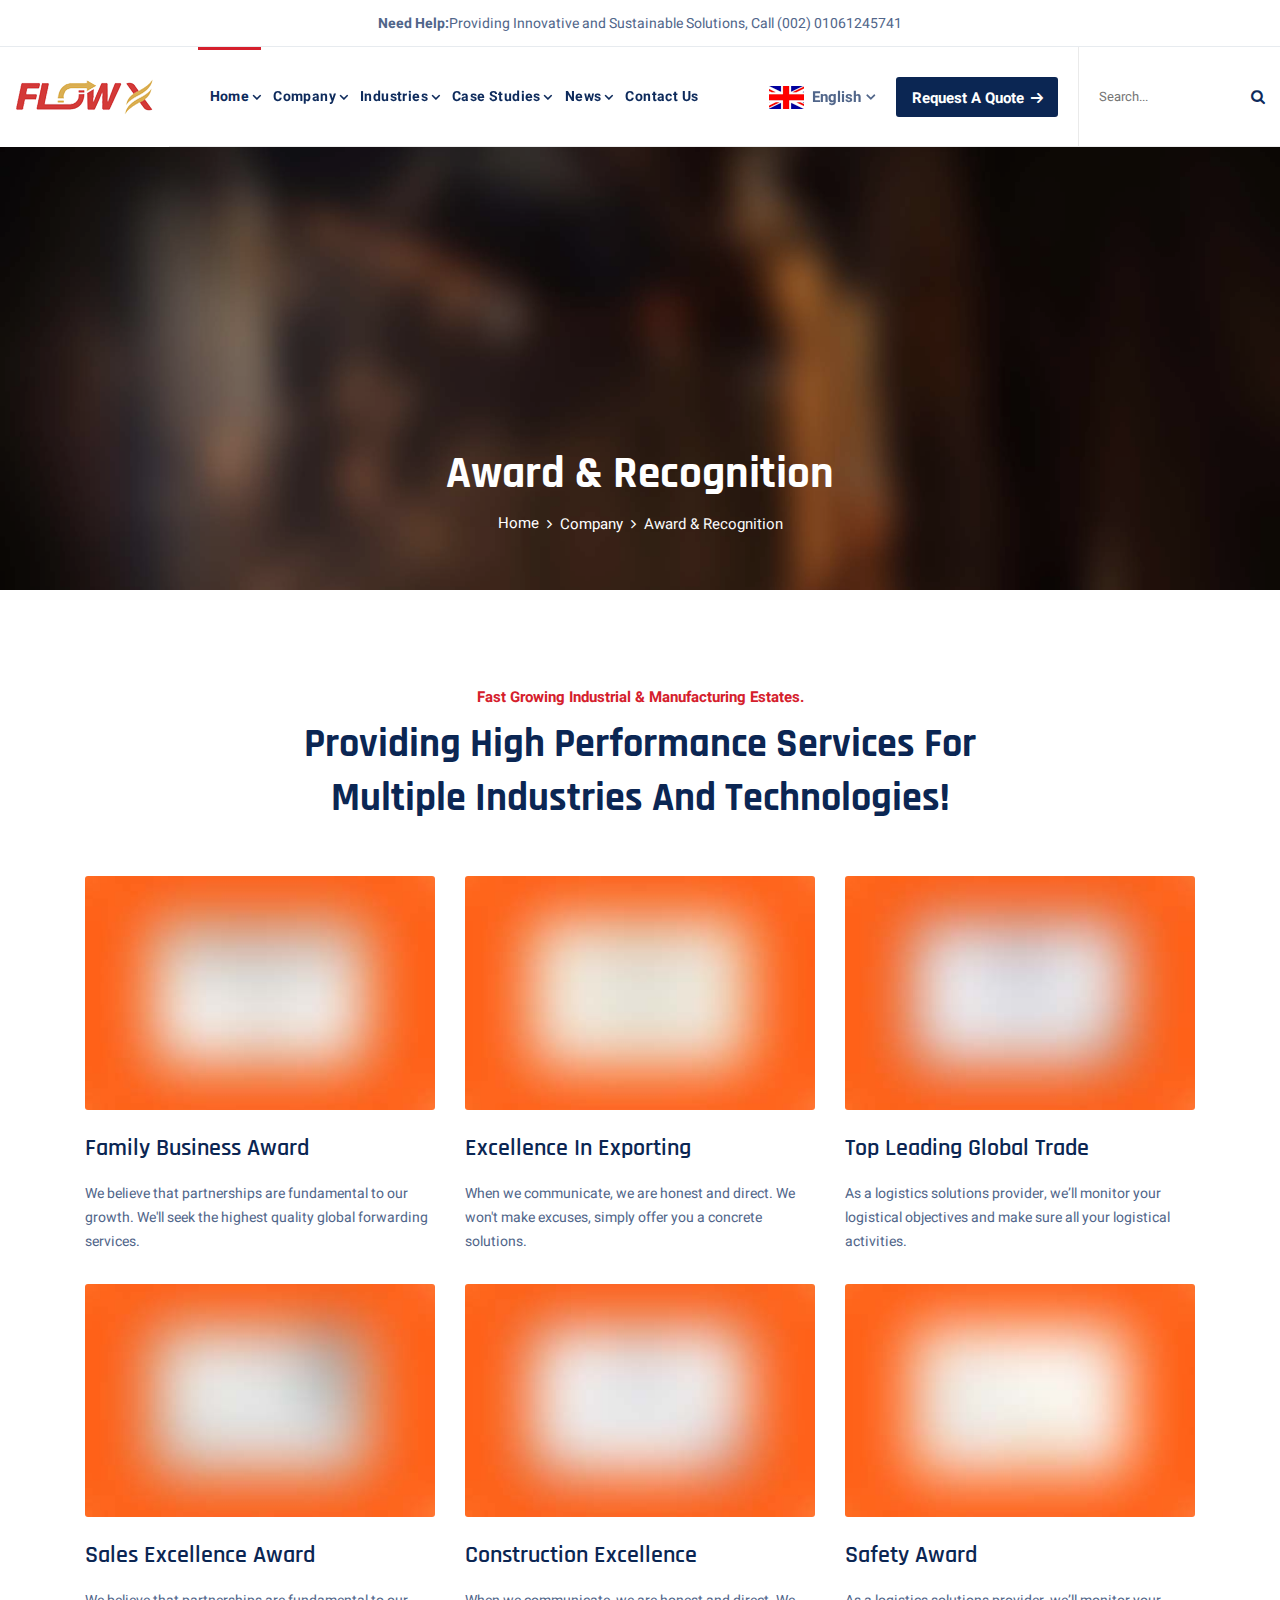
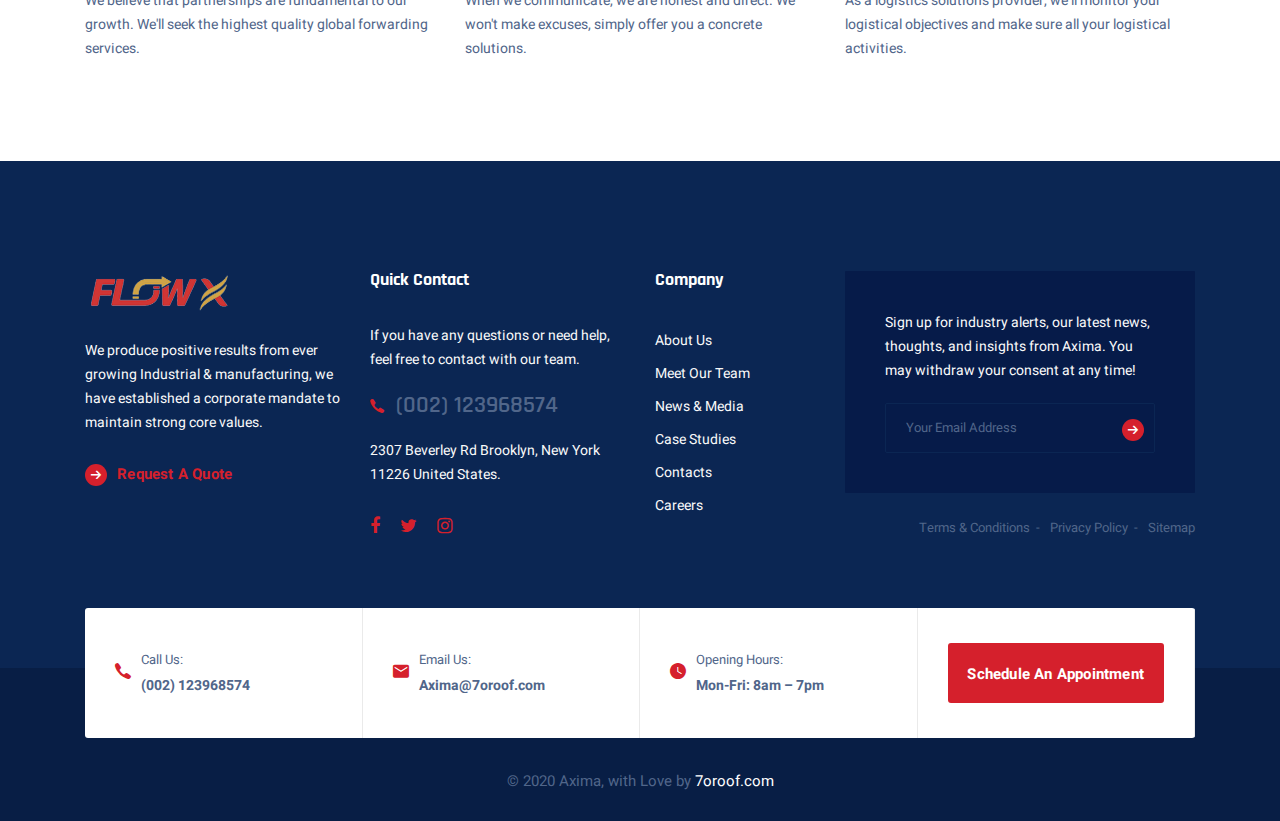
<file: awards.html>
<!DOCTYPE html>
<html lang="en">

<head>
  <meta charset="UTF-8" />
  <meta name="viewport" content="width=device-width, initial-scale=1.0" />
  <meta http-equiv="X-UA-Compatible" content="ie=edge" />
  <meta name="description" content="Axima - Factory and Manufacturing Html Template">
  <link href="assets/images/favicon/favicon.png" rel="icon">
  <title>Axima - Factory and Manufacturing Html Template</title>
  <link rel="stylesheet"
    href="https://fonts.googleapis.com/css?family=Heebo:400,500,700%7cRajdhani:400,500,600,700&display=swap">
  <link rel="stylesheet" href="assets/css/libraries.css">
  <link rel="stylesheet" href="assets/css/style.css">
</head>

<body>
  <div class="wrapper">
    <!-- =========================
        Header
    =========================== -->
    <header id="header" class="header header-layout1">
      <div class="header__promo-text text-center">
        <strong>Need Help:</strong><span>Providing Innovative and Sustainable Solutions, Call (002) 01061245741</span>
      </div><!-- /.header__promo-text -->
      <nav class="navbar navbar-expand-lg sticky-navbar">
        <div class="container-fluid px-0">
          <a class="navbar-brand" href="index.html">
            <img src="assets/images/logo/logo-light.png" class="logo-light" alt="logo">
            <img src="assets/images/logo/logo-dark.png" class="logo-dark" alt="logo">
          </a>
          <button class="navbar-toggler" type="button">
            <span class="menu-lines"><span></span></span>
          </button>
          <div class="collapse navbar-collapse" id="mainNavigation">
            <ul class="navbar-nav mx-auto">
              <li class="nav__item with-dropdown">
                <a href="index.html" class="dropdown-toggle nav__item-link active">Home</a>
                <i class="fa fa-angle-right" data-toggle="dropdown"></i>
                <ul class="dropdown-menu">
                  <li class="nav__item"><a href="index.html" class="nav__item-link">Home Moderm</a></li>
                  <!-- /.nav-item -->
                  <li class="nav__item"><a href="home-classic.html" class="nav__item-link">Home classic</a></li>
                  <!-- /.nav-item -->
                </ul><!-- /.dropdown-menu -->
              </li><!-- /.nav-item -->
              <li class="nav__item with-dropdown">
                <a href="about-us.html" class="dropdown-toggle nav__item-link">Company</a>
                <i class="fa fa-angle-right" data-toggle="dropdown"></i>
                <ul class="dropdown-menu">
                  <li class="nav__item"><a href="about-us.html" class="nav__item-link">About Us</a></li>
                  <!-- /.nav-item -->
                  <li class="nav__item"><a href="why-us.html" class="nav__item-link">Why Choose Us</a></li>
                  <!-- /.nav-item -->
                  <li class="nav__item"><a href="leadership-team.html" class="nav__item-link">Leadership Team</a></li>
                  <!-- /.nav-item -->
                  <li class="nav__item"><a href="awards.html" class="nav__item-link">Award & Recognition</a>
                  </li>
                  <!-- /.nav-item -->
                  <li class="nav__item"><a href="pricing.html" class="nav__item-link">Pricing & Plans</a></li>
                  <!-- /.nav-item -->
                  <li class="nav__item"><a href="faqs.html" class="nav__item-link">Help & FAQs</a></li>
                  <!-- /.nav-item -->
                  <li class="nav__item"><a href="careers.html" class="nav__item-link">careers</a></li>
                  <!-- /.nav-item -->
                </ul><!-- /.dropdown-menu -->
              </li><!-- /.nav-item -->
              <li class="nav__item with-dropdown">
                <a href="Industries-industry-served.html" class="dropdown-toggle nav__item-link">Industries</a>
                <i class="fa fa-angle-right" data-toggle="dropdown"></i>
                <ul class="dropdown-menu wide-dropdown-menu">
                  <li class="nav__item">
                    <div class="row mx-0">
                      <div class="col-sm-6 dropdown-menu-col">
                        <h6>Industries Served</h6>
                        <ul class="nav flex-column">
                          <li class="nav__item"><a class="nav__item-link"
                              href="industries-single-industry.html">Petroleum & Gas</a>
                          </li> <!-- /.nav-item -->
                          <li class="nav__item"><a class="nav__item-link"
                              href="industries-single-industry.html">Construction &
                              Engineering</a>
                          </li> <!-- /.nav-item -->
                          <li class="nav__item"><a class="nav__item-link"
                              href="industries-single-industry.html">Mechanical
                              Engineering</a>
                          </li> <!-- /.nav-item -->
                          <li class="nav__item"><a class="nav__item-link"
                              href="industries-single-industry.html">Industrial
                              Chemicals</a>
                          </li> <!-- /.nav-item -->
                          <li class="nav__item"><a class="nav__item-link"
                              href="industries-single-industry.html">Automotive
                              Manufacturing</a>
                          </li> <!-- /.nav-item -->
                          <li class="nav__item"><a class="nav__item-link" href="industries-single-industry.html">Bridge
                              Construction</a></li>
                          <!-- /.nav-item -->
                        </ul>
                      </div><!-- /.col-sm-6 -->
                      <div class="col-sm-6 dropdown-menu-col">
                        <h6>Industry Sectors</h6>
                        <ul class="nav flex-column">
                          <li class="nav__item"><a class="nav__item-link" href="industries-single-sector.html">Retail &
                              Consumer</a></li> <!-- /.nav-item -->
                          <li class="nav__item"><a class="nav__item-link" href="industries-single-sector.html">Sciences &
                              Healthcare</a></li> <!-- /.nav-item -->
                          <li class="nav__item"><a class="nav__item-link" href="industries-single-sector.html">Industrial &
                              Chemical</a></li> <!-- /.nav-item -->
                          <li class="nav__item"><a class="nav__item-link" href="industries-single-sector.html">Power
                              Generation</a></li> <!-- /.nav-item -->
                          <li class="nav__item"><a class="nav__item-link" href="industries-single-sector.html">Food &
                              Beverage</a></li> <!-- /.nav-item -->
                          <li class="nav__item"><a class="nav__item-link" href="industries-single-sector.html">Oil & Gas</a></li>
                          <!-- /.nav-item -->
                        </ul>
                      </div><!-- /.col-sm-6 -->
                    </div><!-- /.row -->
                  </li><!-- /.nav-item -->
                </ul><!-- /.dropdown-menu -->
              </li><!-- /.nav-item -->
              <li class="nav__item with-dropdown">
                <a href="case-studies-grid.html" class="dropdown-toggle nav__item-link">Case Studies</a>
                <i class="fa fa-angle-right" data-toggle="dropdown"></i>
                <ul class="dropdown-menu">
                  <li class="nav__item"><a href="case-studies-grid.html" class="nav__item-link">Case Studies Grid</a>
                  </li><!-- /.nav-item -->
                  <li class="nav__item"><a href="case-studies-classic.html" class="nav__item-link">Case Studies
                      Classic</a></li><!-- /.nav-item -->
                  <li class="nav__item"><a href="case-studies-single.html" class="nav__item-link">Single Case Study</a>
                  </li><!-- /.nav-item -->
                </ul><!-- /.dropdown-menu -->
              </li><!-- /.nav-item -->
              <li class="nav__item with-dropdown">
                <a href="blog.html" class="dropdown-toggle nav__item-link">News</a>
                <i class="fa fa-angle-right" data-toggle="dropdown"></i>
                <ul class="dropdown-menu">
                  <li class="nav__item"><a href="news.html" class="nav__item-link">Our Blog</a></li>
                  <!-- /.nav-item -->
                  <li class="nav__item"><a href="news-single-post.html" class="nav__item-link">Single Blog Post</a></li>
                  <!-- /.nav-item -->
                </ul><!-- /.dropdown-menu -->
              </li><!-- /.nav-item -->
              <li class="nav__item">
                <a href="contacs.html" class="nav__item-link">Contact Us</a>
              </li><!-- /.nav-item -->
            </ul><!-- /.navbar-nav -->
          </div><!-- /.navbar-collapse -->
          <div class="navbar-modules">
            <ul class="list-unstyled d-flex align-items-center modules__btns-list">
              <li>
                <div class="dropdown dropdown__lang">
                  <button class="dropdown-toggle" id="langDrobdown" data-toggle="dropdown">
                    <img src="assets/images/flags/en.png" alt="en"><span>English</span>
                  </button>
                  <div class="dropdown-menu" aria-labelledby="langDrobdown">
                    <a class="dropdown-item" href="#">
                      <img src="assets/images/flags/fr.png" alt="fr"><span>France</span>
                    </a>
                    <a class="dropdown-item" href="#">
                      <img src="assets/images/flags/gr.png" alt="gr"><span>germany</span>
                    </a>
                  </div>
                </div>
              </li>
              <li class="d-none d-xl-block">
                <a href="request-quote.html" class="btn btn__secondary module__btn-request">
                  <span>Request A Quote</span><i class="icon-arrow-right"></i>
                </a>
              </li>
              <li class="d-none d-lg-block">
                <form class="header__search-form">
                  <input type="text" class="search__input" placeholder="Search...">
                  <button><i class="fa fa-search"></i></button>
                </form>
              </li>
            </ul><!-- /.modules-wrapper -->
          </div><!-- /.navbar-modules -->
        </div><!-- /.container -->
      </nav><!-- /.navabr -->
    </header><!-- /.Header -->

    <!-- ========================
       page title 
    =========================== -->
    <section id="pageTitle" class="page-title page-title-layout4 bg-overlay bg-parallax text-center">
      <div class="bg-img"><img src="assets/images/page-titles/4.jpg" alt="background"></div>
      <div class="container">
        <div class="row">
          <div class="col-sm-12 col-md-12 col-lg-8 offset-lg-2">
            <h1 class="pagetitle__heading">Award & Recognition</h1>
            <nav aria-label="breadcrumb">
              <ol class="breadcrumb justify-content-center">
                <li class="breadcrumb-item"><a href="#">Home</a></li>
                <li class="breadcrumb-item"><a href="#">Company</a></li>
                <li class="breadcrumb-item active" aria-current="page">Award & Recognition</li>
              </ol>
            </nav>
          </div><!-- /.col-lg-8 -->
        </div><!-- /.row -->
      </div><!-- /.container -->
    </section><!-- /.page-title -->

    <!-- =========================== 
      awards
    ============================= -->
    <section id="awards" class="awards pb-70">
      <div class="container">
        <div class="row">
          <div class="col-sm-12 col-md-12 col-lg-8 offset-lg-2">
            <div class="heading text-center mb-50">
              <span class="heading__subtitle">Fast Growing Industrial & Manufacturing Estates.</span>
              <h2 class="heading__title">Providing High Performance Services For Multiple Industries And Technologies!
              </h2>
            </div><!-- /.heading -->
          </div><!-- /.col-lg-8 -->
        </div><!-- /.row -->
        <div class="row">
          <!-- feature item #1 -->
          <div class="col-sm-12 col-md-4 col-lg-4">
            <div class="feature-item">
              <div class="feature__img">
                <img src="assets/images/awards/1.jpg" alt="certificate" class="img-fluid">
              </div><!-- /.feature-img -->
              <div class="feature__content">
                <h4 class="feature__title">Family Business Award</h4>
                <p class="feature__desc">We believe that partnerships are fundamental to our growth. We'll seek the
                  highest quality global forwarding services.</p>
              </div><!-- /.feature-content -->
            </div><!-- /.feature-item -->
          </div><!-- /.col-lg-4 -->
          <!-- feature item #2 -->
          <div class="col-sm-12 col-md-4 col-lg-4">
            <div class="feature-item">
              <div class="feature__img">
                <img src="assets/images/awards/2.jpg" alt="certificate" class="img-fluid">
              </div><!-- /.feature-img -->
              <div class="feature__content">
                <h4 class="feature__title">Excellence in Exporting</h4>
                <p class="feature__desc">When we communicate, we are honest and direct. We won't make excuses, simply
                  offer you a concrete solutions.</p>
              </div><!-- /.feature-content -->
            </div><!-- /.feature-item -->
          </div><!-- /.col-lg-4 -->
          <!-- feature item #3 -->
          <div class="col-sm-12 col-md-4 col-lg-4">
            <div class="feature-item">
              <div class="feature__img">
                <img src="assets/images/awards/3.jpg" alt="certificate" class="img-fluid">
              </div><!-- /.feature-img -->
              <div class="feature__content">
                <h4 class="feature__title">Top Leading Global Trade </h4>
                <p class="feature__desc">As a logistics solutions provider, we’ll monitor your logistical objectives and
                  make sure all your logistical activities.</p>
              </div><!-- /.feature-content -->
            </div><!-- /.feature-item -->
          </div><!-- /.col-lg-4 -->
          <!-- feature item #4 -->
          <div class="col-sm-12 col-md-4 col-lg-4">
            <div class="feature-item">
              <div class="feature__img">
                <img src="assets/images/awards/4.jpg" alt="certificate" class="img-fluid">
              </div><!-- /.feature-img -->
              <div class="feature__content">
                <h4 class="feature__title">Sales Excellence Award</h4>
                <p class="feature__desc">We believe that partnerships are fundamental to our growth. We'll seek the
                  highest quality global forwarding services.</p>
              </div><!-- /.feature-content -->
            </div><!-- /.feature-item -->
          </div><!-- /.col-lg-4 -->
          <!-- feature item #5 -->
          <div class="col-sm-12 col-md-4 col-lg-4">
            <div class="feature-item">
              <div class="feature__img">
                <img src="assets/images/awards/5.jpg" alt="certificate" class="img-fluid">
              </div><!-- /.feature-img -->
              <div class="feature__content">
                <h4 class="feature__title">Construction Excellence</h4>
                <p class="feature__desc">When we communicate, we are honest and direct. We won't make excuses, simply
                  offer you a concrete solutions.</p>
              </div><!-- /.feature-content -->
            </div><!-- /.feature-item -->
          </div><!-- /.col-lg-4 -->
          <!-- feature item #6 -->
          <div class="col-sm-12 col-md-4 col-lg-4">
            <div class="feature-item">
              <div class="feature__img">
                <img src="assets/images/awards/6.jpg" alt="certificate" class="img-fluid">
              </div><!-- /.feature-img -->
              <div class="feature__content">
                <h4 class="feature__title">Safety Award</h4>
                <p class="feature__desc">As a logistics solutions provider, we’ll monitor your logistical objectives and
                  make sure all your logistical activities.</p>
              </div><!-- /.feature-content -->
            </div><!-- /.feature-item -->
          </div><!-- /.col-lg-4 -->
        </div><!-- /.row -->
      </div><!-- /.container -->
    </section><!-- /.awards -->


    <!-- ========================
      Footer
    ========================== -->
    <footer id="footer" class="footer">
      <div class="footer-top">
        <div class="container">
          <div class="row">
            <div class="col-sm-12 col-md-12 col-lg-3 footer__widget footer__widget-about mb-30">
              <div class="footer__widget-content">
                <img src="assets/images/logo/logo-footer.png" alt="logo">
                <p>We produce positive results from ever growing Industrial & manufacturing, we have established a
                  corporate mandate to maintain strong core values.</p>
                <a href="#" class="btn btn__primary btn__link btn__hover2">
                  <i class="icon-arrow-right arrow-rounded"></i>
                  <span>Request A Quote</span>
                </a>
              </div>
            </div><!-- /.col-lg-4 -->
            <div class="col-sm-6 col-md-6 col-lg-3 footer__widget footer__widget-text">
              <h6 class="footer__widget-title">Quick Contact</h6>
              <div class="footer__widget-content">
                <p>If you have any questions or need help, feel free to contact with our team.</p>
                <a href="tel:00123968574" class="phone-link">
                  <i class="icon-phone"></i><span>(002) 123968574</span>
                </a>
                <p>2307 Beverley Rd Brooklyn, New York 11226 United States.</p>
                <ul class="social__icons list-unstyled mt-30 mb-30">
                  <li><a href="#"><i class="fa fa-facebook"></i></a></li>
                  <li><a href="#"><i class="fa fa-twitter"></i></a></li>
                  <li><a href="#"><i class="fa fa-instagram"></i></a></li>
                </ul>
              </div><!-- /.footer-widget-content -->
            </div><!-- /.col-lg-3 -->
            <div class="col-sm-6 col-md-6 col-lg-2 footer__widget footer__widget-nav">
              <h6 class="footer__widget-title">Company</h6>
              <div class="footer__widget-content">
                <nav>
                  <ul class="list-unstyled">
                    <li><a href="#">About Us</a></li>
                    <li><a href="#">Meet Our Team</a></li>
                    <li><a href="#">News & Media</a></li>
                    <li><a href="#">Case Studies</a></li>
                    <li><a href="#">Contacts</a></li>
                    <li><a href="#">Careers</a></li>
                  </ul>
                </nav>
              </div><!-- /.footer-widget-content -->
            </div><!-- /.col-lg-2 -->
            <div class="col-12 col-sm-12 col-md-12 col-lg-4 footer__widget footer__widget-newsletter">
              <div class="footer__widget-content">
                <p>Sign up for industry alerts, our latest news, thoughts, and insights from Axima. You may withdraw
                  your consent at any time!</p>
                <form class="widget__newsletter-form">
                  <div class="form-group mb-0">
                    <input type="text" class="form-control" placeholder="Your Email Address">
                    <button type="submit" class="btn">
                      <i class="icon-arrow-right arrow-rounded"></i>
                    </button>
                  </div>
                </form>
              </div><!-- /.footer-widget-content -->
              <nav>
                <ul class="footer__sitemap-links list-unstyled d-flex justify-content-end flex-wrap">
                  <li><a href="#">Terms & Conditions </a></li>
                  <li><a href="#">Privacy Policy</a></li>
                  <li><a href="#">Sitemap</a></li>
                </ul><!-- /.footer__sitemap-links -->
              </nav>
            </div><!-- /.col-lg-4 -->
          </div><!-- /.row -->
        </div><!-- /.container -->
      </div><!-- /.footer-top -->
      <div class="footer-bottom">
        <div class="container">
          <div class="row">
            <div class="col-sm-12 col-md-12 col-lg-12">
              <div class="footer__contact">
                <div class="footer__contact-item">
                  <div class="footer__contact-item-icon">
                    <i class="icon-phone"></i>
                  </div><!-- /.footer__contact-item-icon -->
                  <div class="footer__contact-item-text">
                    <span>Call Us:</span>
                    <strong><a href="tel:00123968574">(002) 123968574</a></strong>
                  </div><!-- /.footer__contact-item-text -->
                </div><!-- /.footer__contact-item -->
                <div class="footer__contact-item">
                  <div class="footer__contact-item-icon">
                    <i class="icon-envelope"></i>
                  </div><!-- /.footer__contact-item-icon -->
                  <div class="footer__contact-item-text">
                    <span>Email Us:</span>
                    <strong><a href="mailto:axima@7oroof.com">Axima@7oroof.com</a></strong>
                  </div><!-- /.footer__contact-item-text -->
                </div><!-- /.footer__contact-item -->
                <div class="footer__contact-item">
                  <div class="footer__contact-item-icon">
                    <i class="icon-clock"></i>
                  </div><!-- /.footer__contact-item-icon -->
                  <div class="footer__contact-item-text">
                    <span>Opening Hours:</span>
                    <strong>Mon-Fri: 8am – 7pm</strong>
                  </div><!-- /.footer__contact-item-text -->
                </div><!-- /.footer__contact-item -->
                <div class="footer__contact-item">
                  <a href="#" class="btn btn__block btn__primary">Schedule An Appointment</a>
                </div><!-- /.footer__contact-item -->
              </div><!-- /.footer__contact -->
              <div class="footer__copyright text-center">
                <span> &copy; 2020 Axima, with Love by
                  <a href="http://themeforest.net/user/7oroof">7oroof.com</a>
                </span>
              </div><!-- /.Footer-copyright -->
            </div><!-- /.col-lg-12 -->
          </div><!-- /.row -->
        </div><!-- /.container -->
      </div><!-- /.Footer-bottom -->
    </footer><!-- /.Footer -->
    <button id="scrollTopBtn"><i class="fa fa-long-arrow-up"></i></button>
  </div><!-- /.wrapper -->

  <script src="assets/js/jquery-3.3.1.min.js"></script>
  <script src="assets/js/plugins.js"></script>
  <script src="assets/js/main.js"></script>
</body>

</html>
</file>
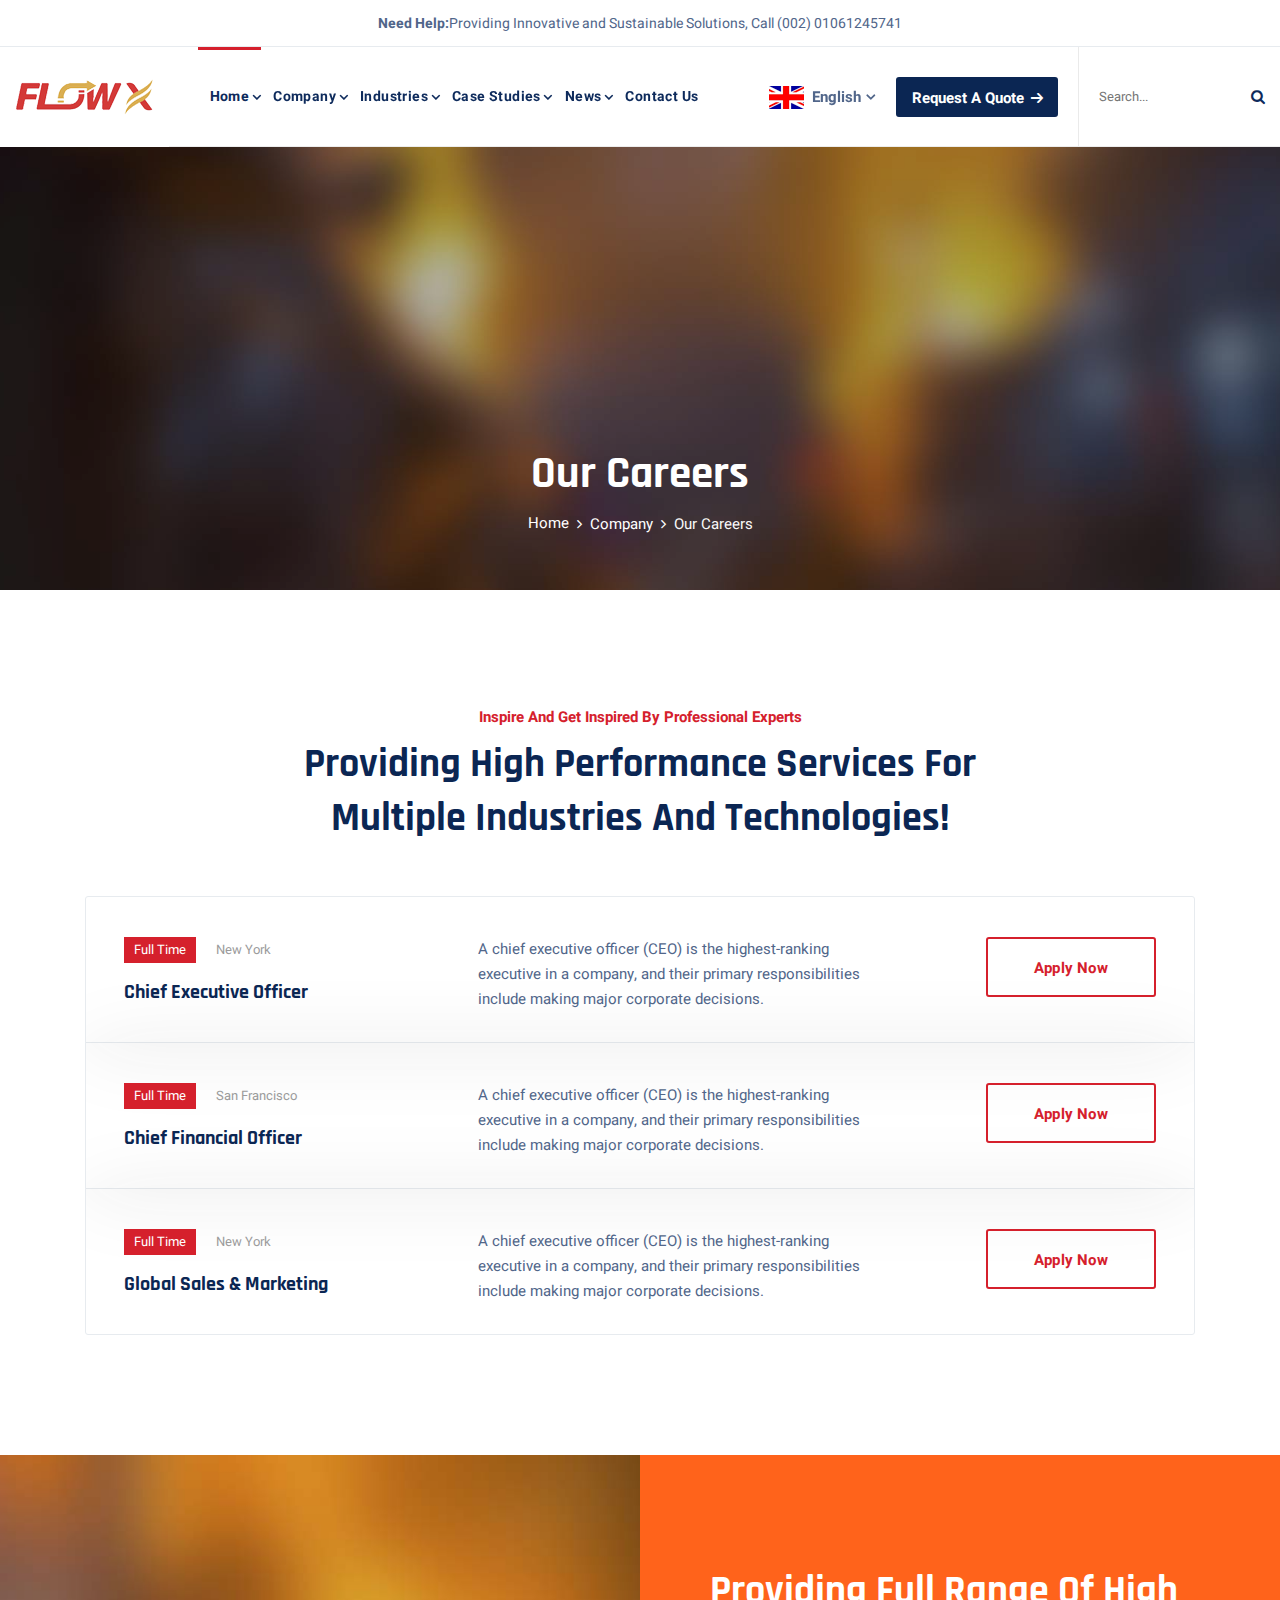
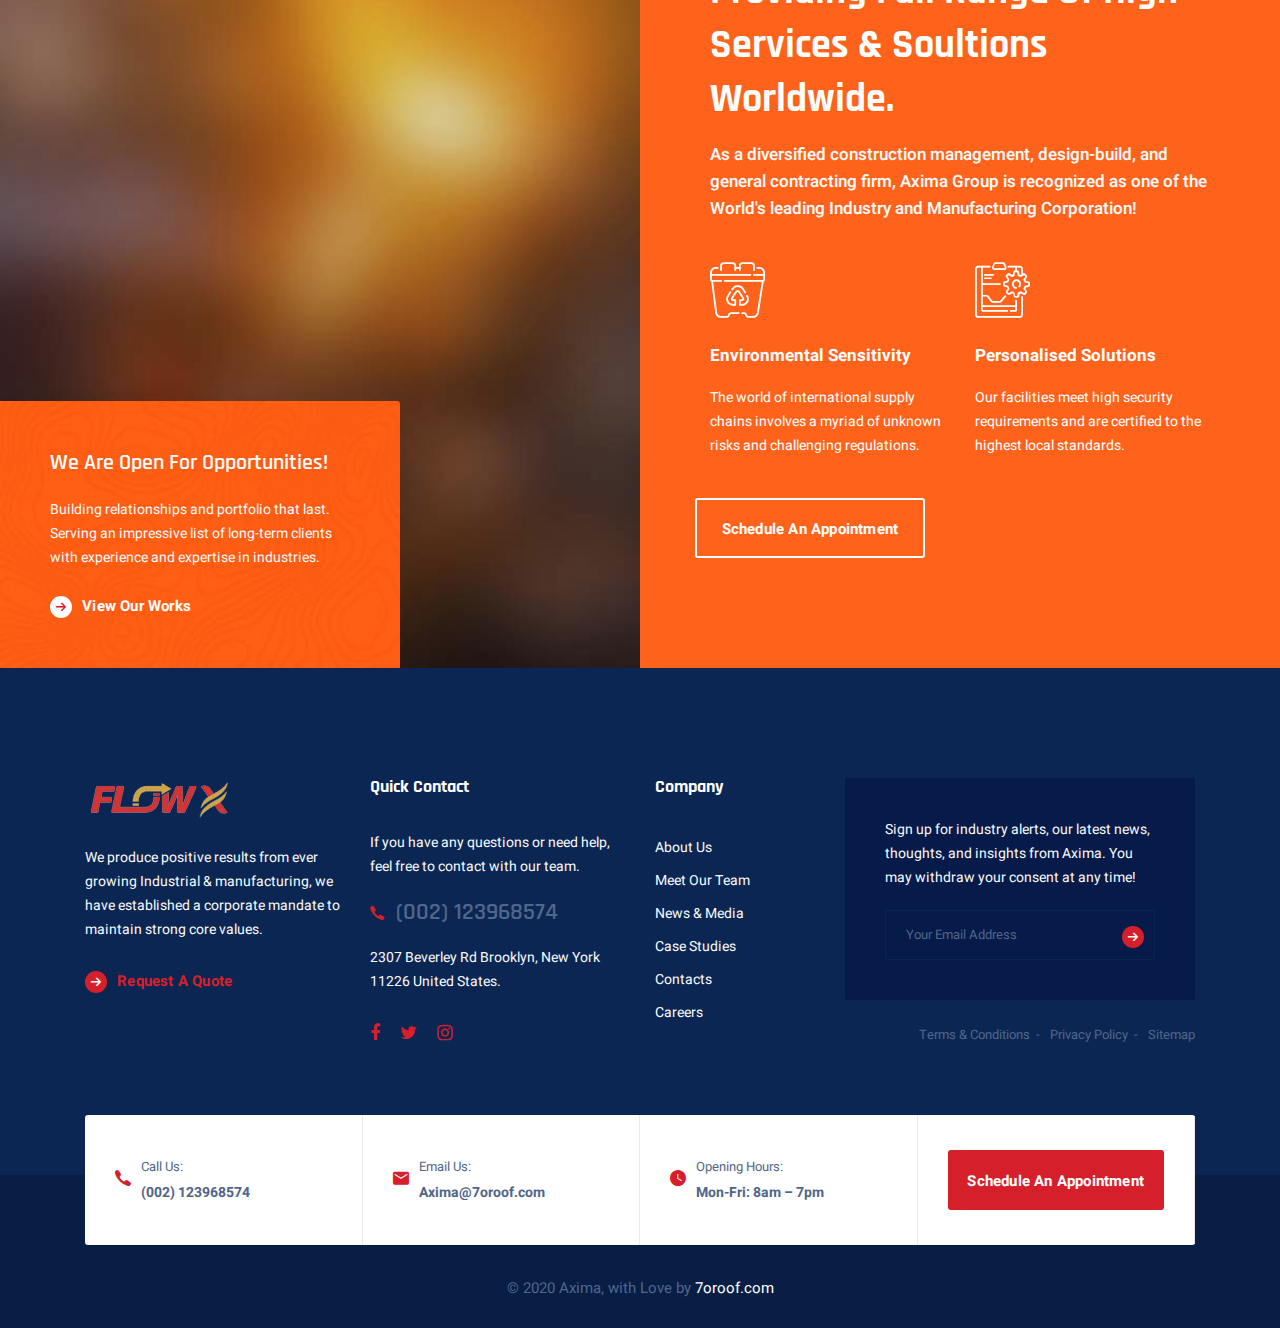
<file: careers.html>
<!DOCTYPE html>
<html lang="en">

<head>
  <meta charset="UTF-8" />
  <meta name="viewport" content="width=device-width, initial-scale=1.0" />
  <meta http-equiv="X-UA-Compatible" content="ie=edge" />
  <meta name="description" content="Axima - Factory and Manufacturing Html Template">
  <link href="assets/images/favicon/favicon.png" rel="icon">
  <title>Axima - Factory and Manufacturing Html Template</title>
  <link rel="stylesheet"
    href="https://fonts.googleapis.com/css?family=Heebo:400,500,700%7cRajdhani:400,500,600,700&display=swap">
  <link rel="stylesheet" href="assets/css/libraries.css">
  <link rel="stylesheet" href="assets/css/style.css">
</head>

<body>
  <div class="wrapper">
    <!-- =========================
        Header
    =========================== -->
    <header id="header" class="header header-layout1">
      <div class="header__promo-text text-center">
        <strong>Need Help:</strong><span>Providing Innovative and Sustainable Solutions, Call (002) 01061245741</span>
      </div><!-- /.header__promo-text -->
      <nav class="navbar navbar-expand-lg sticky-navbar">
        <div class="container-fluid px-0">
          <a class="navbar-brand" href="index.html">
            <img src="assets/images/logo/logo-light.png" class="logo-light" alt="logo">
            <img src="assets/images/logo/logo-dark.png" class="logo-dark" alt="logo">
          </a>
          <button class="navbar-toggler" type="button">
            <span class="menu-lines"><span></span></span>
          </button>
          <div class="collapse navbar-collapse" id="mainNavigation">
            <ul class="navbar-nav mx-auto">
              <li class="nav__item with-dropdown">
                <a href="index.html" class="dropdown-toggle nav__item-link active">Home</a>
                <i class="fa fa-angle-right" data-toggle="dropdown"></i>
                <ul class="dropdown-menu">
                  <li class="nav__item"><a href="index.html" class="nav__item-link">Home Moderm</a></li>
                  <!-- /.nav-item -->
                  <li class="nav__item"><a href="home-classic.html" class="nav__item-link">Home classic</a></li>
                  <!-- /.nav-item -->
                </ul><!-- /.dropdown-menu -->
              </li><!-- /.nav-item -->
              <li class="nav__item with-dropdown">
                <a href="about-us.html" class="dropdown-toggle nav__item-link">Company</a>
                <i class="fa fa-angle-right" data-toggle="dropdown"></i>
                <ul class="dropdown-menu">
                  <li class="nav__item"><a href="about-us.html" class="nav__item-link">About Us</a></li>
                  <!-- /.nav-item -->
                  <li class="nav__item"><a href="why-us.html" class="nav__item-link">Why Choose Us</a></li>
                  <!-- /.nav-item -->
                  <li class="nav__item"><a href="leadership-team.html" class="nav__item-link">Leadership Team</a></li>
                  <!-- /.nav-item -->
                  <li class="nav__item"><a href="awards.html" class="nav__item-link">Award & Recognition</a>
                  </li>
                  <!-- /.nav-item -->
                  <li class="nav__item"><a href="pricing.html" class="nav__item-link">Pricing & Plans</a></li>
                  <!-- /.nav-item -->
                  <li class="nav__item"><a href="faqs.html" class="nav__item-link">Help & FAQs</a></li>
                  <!-- /.nav-item -->
                  <li class="nav__item"><a href="careers.html" class="nav__item-link">careers</a></li>
                  <!-- /.nav-item -->
                </ul><!-- /.dropdown-menu -->
              </li><!-- /.nav-item -->
              <li class="nav__item with-dropdown">
                <a href="Industries-industry-served.html" class="dropdown-toggle nav__item-link">Industries</a>
                <i class="fa fa-angle-right" data-toggle="dropdown"></i>
                <ul class="dropdown-menu wide-dropdown-menu">
                  <li class="nav__item">
                    <div class="row mx-0">
                      <div class="col-sm-6 dropdown-menu-col">
                        <h6>Industries Served</h6>
                        <ul class="nav flex-column">
                          <li class="nav__item"><a class="nav__item-link"
                              href="industries-single-industry.html">Petroleum & Gas</a>
                          </li> <!-- /.nav-item -->
                          <li class="nav__item"><a class="nav__item-link"
                              href="industries-single-industry.html">Construction &
                              Engineering</a>
                          </li> <!-- /.nav-item -->
                          <li class="nav__item"><a class="nav__item-link"
                              href="industries-single-industry.html">Mechanical
                              Engineering</a>
                          </li> <!-- /.nav-item -->
                          <li class="nav__item"><a class="nav__item-link"
                              href="industries-single-industry.html">Industrial
                              Chemicals</a>
                          </li> <!-- /.nav-item -->
                          <li class="nav__item"><a class="nav__item-link"
                              href="industries-single-industry.html">Automotive
                              Manufacturing</a>
                          </li> <!-- /.nav-item -->
                          <li class="nav__item"><a class="nav__item-link" href="industries-single-industry.html">Bridge
                              Construction</a></li>
                          <!-- /.nav-item -->
                        </ul>
                      </div><!-- /.col-sm-6 -->
                      <div class="col-sm-6 dropdown-menu-col">
                        <h6>Industry Sectors</h6>
                        <ul class="nav flex-column">
                          <li class="nav__item"><a class="nav__item-link" href="industries-single-sector.html">Retail &
                              Consumer</a></li> <!-- /.nav-item -->
                          <li class="nav__item"><a class="nav__item-link" href="industries-single-sector.html">Sciences &
                              Healthcare</a></li> <!-- /.nav-item -->
                          <li class="nav__item"><a class="nav__item-link" href="industries-single-sector.html">Industrial &
                              Chemical</a></li> <!-- /.nav-item -->
                          <li class="nav__item"><a class="nav__item-link" href="industries-single-sector.html">Power
                              Generation</a></li> <!-- /.nav-item -->
                          <li class="nav__item"><a class="nav__item-link" href="industries-single-sector.html">Food &
                              Beverage</a></li> <!-- /.nav-item -->
                          <li class="nav__item"><a class="nav__item-link" href="industries-single-sector.html">Oil & Gas</a></li>
                          <!-- /.nav-item -->
                        </ul>
                      </div><!-- /.col-sm-6 -->
                    </div><!-- /.row -->
                  </li><!-- /.nav-item -->
                </ul><!-- /.dropdown-menu -->
              </li><!-- /.nav-item -->
              <li class="nav__item with-dropdown">
                <a href="case-studies-grid.html" class="dropdown-toggle nav__item-link">Case Studies</a>
                <i class="fa fa-angle-right" data-toggle="dropdown"></i>
                <ul class="dropdown-menu">
                  <li class="nav__item"><a href="case-studies-grid.html" class="nav__item-link">Case Studies Grid</a>
                  </li><!-- /.nav-item -->
                  <li class="nav__item"><a href="case-studies-classic.html" class="nav__item-link">Case Studies
                      Classic</a></li><!-- /.nav-item -->
                  <li class="nav__item"><a href="case-studies-single.html" class="nav__item-link">Single Case Study</a>
                  </li><!-- /.nav-item -->
                </ul><!-- /.dropdown-menu -->
              </li><!-- /.nav-item -->
              <li class="nav__item with-dropdown">
                <a href="blog.html" class="dropdown-toggle nav__item-link">News</a>
                <i class="fa fa-angle-right" data-toggle="dropdown"></i>
                <ul class="dropdown-menu">
                  <li class="nav__item"><a href="news.html" class="nav__item-link">Our Blog</a></li>
                  <!-- /.nav-item -->
                  <li class="nav__item"><a href="news-single-post.html" class="nav__item-link">Single Blog Post</a></li>
                  <!-- /.nav-item -->
                </ul><!-- /.dropdown-menu -->
              </li><!-- /.nav-item -->
              <li class="nav__item">
                <a href="contacs.html" class="nav__item-link">Contact Us</a>
              </li><!-- /.nav-item -->
            </ul><!-- /.navbar-nav -->
          </div><!-- /.navbar-collapse -->
          <div class="navbar-modules">
            <ul class="list-unstyled d-flex align-items-center modules__btns-list">
              <li>
                <div class="dropdown dropdown__lang">
                  <button class="dropdown-toggle" id="langDrobdown" data-toggle="dropdown">
                    <img src="assets/images/flags/en.png" alt="en"><span>English</span>
                  </button>
                  <div class="dropdown-menu" aria-labelledby="langDrobdown">
                    <a class="dropdown-item" href="#">
                      <img src="assets/images/flags/fr.png" alt="fr"><span>France</span>
                    </a>
                    <a class="dropdown-item" href="#">
                      <img src="assets/images/flags/gr.png" alt="gr"><span>germany</span>
                    </a>
                  </div>
                </div>
              </li>
              <li class="d-none d-xl-block">
                <a href="request-quote.html" class="btn btn__secondary module__btn-request">
                  <span>Request A Quote</span><i class="icon-arrow-right"></i>
                </a>
              </li>
              <li class="d-none d-lg-block">
                <form class="header__search-form">
                  <input type="text" class="search__input" placeholder="Search...">
                  <button><i class="fa fa-search"></i></button>
                </form>
              </li>
            </ul><!-- /.modules-wrapper -->
          </div><!-- /.navbar-modules -->
        </div><!-- /.container -->
      </nav><!-- /.navabr -->
    </header><!-- /.Header -->

    <!-- ========================
       page title 
    =========================== -->
    <section id="pageTitle" class="page-title page-title-layout4 bg-overlay bg-overlay-3 bg-parallax text-center">
      <div class="bg-img"><img src="assets/images/page-titles/7.jpg" alt="background"></div>
      <div class="container">
        <div class="row">
          <div class="col-sm-12 col-md-12 col-lg-8 offset-lg-2">
            <h1 class="pagetitle__heading">Our Careers</h1>
            <nav aria-label="breadcrumb">
              <ol class="breadcrumb justify-content-center">
                <li class="breadcrumb-item"><a href="#">Home</a></li>
                <li class="breadcrumb-item"><a href="#">Company</a></li>
                <li class="breadcrumb-item active" aria-current="page">Our Careers</li>
              </ol>
            </nav>
          </div><!-- /.col-lg-8 -->
        </div><!-- /.row -->
      </div><!-- /.container -->
    </section><!-- /.page-title -->

    <!-- ========================= 
         careers
    =========================  -->
    <section id="careers" class="careers pt-120 pb-120">
      <div class="container">
        <div class="row">
          <div class="col-sm-12 col-md-12 col-lg-8 offset-lg-2">
            <div class="heading text-center mb-50">
              <span class="heading__subtitle">Inspire And Get Inspired By Professional Experts</span>
              <h2 class="heading__title">Providing High Performance Services For Multiple Industries And Technologies!
              </h2>
            </div><!-- /.heading -->
          </div><!-- /.col-lg-10 -->
        </div><!-- /.row -->
        <div class="row">
          <div class="col-sm-12 col-md-12 col-lg-12">
            <div class="career-items-container">
              <!-- career item #1 -->
              <div class="career-item">
                <div class="row">
                  <div class="col-sm-12 col-md-12 col-lg-4">
                    <div class="career__meta">
                      <span class="career__type">Full Time</span>
                      <span class="career__location">New York</span>
                    </div>
                    <h4 class="career__title">Chief Executive Officer</h4>
                  </div><!-- /.col-lg-4 -->
                  <div class="col-sm-12 col-md-12 col-lg-5">
                    <p class="career__desc">A chief executive officer (CEO) is the highest-ranking executive in a
                      company, and their primary responsibilities include making major corporate decisions.</p>
                  </div><!-- /.col-lg-5 -->
                  <div class="col-sm-12 col-md-12 col-lg-3 text-right btn-wrap">
                    <a href="#" class="btn btn__primary btn__bordered">Apply Now</a>
                  </div><!-- /.col-lg-3 -->
                </div><!-- /.row -->
              </div><!-- /.career-item -->
              <!-- career item #2 -->
              <div class="career-item">
                <div class="row">
                  <div class="col-sm-12 col-md-12 col-lg-4">
                    <div class="career__meta">
                      <span class="career__type">Full Time</span>
                      <span class="career__location">San Francisco</span>
                    </div>
                    <h4 class="career__title">Chief Financial Officer</h4>
                  </div><!-- /.col-lg-4 -->
                  <div class="col-sm-12 col-md-12 col-lg-5">
                    <p class="career__desc">A chief executive officer (CEO) is the highest-ranking executive in a
                      company, and their primary responsibilities include making major corporate decisions.</p>
                  </div><!-- /.col-lg-5 -->
                  <div class="col-sm-12 col-md-12 col-lg-3 text-right btn-wrap">
                    <a href="#" class="btn btn__primary btn__bordered">Apply Now</a>
                  </div><!-- /.col-lg-3 -->
                </div><!-- /.row -->
              </div><!-- /.career-item -->
              <!-- career item #3 -->
              <div class="career-item">
                <div class="row">
                  <div class="col-sm-12 col-md-12 col-lg-4">
                    <div class="career__meta">
                      <span class="career__type">Full Time</span>
                      <span class="career__location">New York</span>
                    </div>
                    <h4 class="career__title">Global Sales & Marketing</h4>
                  </div><!-- /.col-lg-4 -->
                  <div class="col-sm-12 col-md-12 col-lg-5">
                    <p class="career__desc">A chief executive officer (CEO) is the highest-ranking executive in a
                      company, and their primary responsibilities include making major corporate decisions.</p>
                  </div><!-- /.col-lg-5 -->
                  <div class="col-sm-12 col-md-12 col-lg-3 text-right btn-wrap">
                    <a href="#" class="btn btn__primary btn__bordered">Apply Now</a>
                  </div><!-- /.col-lg-3 -->
                </div><!-- /.row -->
              </div><!-- /.career-item -->
            </div><!-- /.career-items-container -->
          </div><!-- /.col-lg-12 -->
        </div><!-- /.row -->
      </div><!-- /.container -->
    </section><!-- /.careers -->

    <!-- =========================
       Banner 1
      =========================== -->
    <section id="banner1" class="banner banner-1 fancybox-white p-0">
      <div class="container-fluid">
        <div class="row">
          <div class="col-sm-12 col-md-12 col-lg-6 background-banner bg-overlay bg-overlay-2">
            <div class="bg-img"><img src="assets/images/banners/2.jpg" alt="background"></div>
            <div class="cta__banner">
              <div class="bg-img"><img src="assets/images/backgrounds/pattern/1.jpg" alt="background"></div>
              <h5 class="cta__title">We Are Open For Opportunities!</h5>
              <p class="cta__desc">Building relationships and portfolio that last. Serving an impressive list of
                long-term clients with
                experience and expertise in industries.</p>
              <a href="#" class="btn btn__white btn__link">
                <i class="icon-arrow-right arrow-rounded arrow-rounded-white"></i>
                <span>View Our Works</span>
              </a>
            </div><!-- /.cta__banner -->
          </div><!-- /.col-lg-6 -->
          <div class="col-sm-12 col-md-12 col-lg-6 inner-padding bg-overlay bg-overlay-theme bg-parallax">
            <div class="bg-img"><img src="assets/images/banners/1.jpg" alt="background"></div>
            <div class="heading heading-white mb-40">
              <h3 class="heading__title">Providing Full Range Of High Services & Soultions Worldwide.</h3>
              <p class="heading__desc">As a diversified construction management, design-build, and general
                contracting firm, Axima Group is recognized as one of the World's leading Industry and Manufacturing
                Corporation!</p>
            </div><!-- /.heading -->
            <div class="row">
              <!-- fancybox item #1 -->
              <div class="col-sm-6 col-md-6 col-lg-6">
                <div class="fancybox-item">
                  <div class="fancybox__icon">
                    <i class="icon-waste"></i>
                  </div><!-- /.fancybox-icon -->
                  <div class="fancybox__content">
                    <h4 class="fancybox__title">Environmental Sensitivity</h4>
                    <p class="fancybox__desc">The world of international supply chains involves a myriad of unknown
                      risks and challenging regulations.</p>
                  </div><!-- /.fancybox-content -->
                </div><!-- /.fancybox-item -->
              </div><!-- /.col-lg-6 -->
              <!-- fancybox item #2 -->
              <div class="col-sm-6 col-md-6 col-lg-6">
                <div class="fancybox-item">
                  <div class="fancybox__icon">
                    <i class="icon-management"></i>
                  </div><!-- /.fancybox-icon -->
                  <div class="fancybox__content">
                    <h4 class="fancybox__title">Personalised Solutions</h4>
                    <p class="fancybox__desc">Our facilities meet high security requirements and are certified to the
                      highest local standards.</p>
                  </div><!-- /.fancybox-content -->
                </div><!-- /.fancybox-item -->
              </div><!-- /.col-lg-6 -->
              <div>
                <a href="#" class="btn btn__white btn__bordered btn__lg">Schedule An Appointment</a>
              </div>
            </div><!-- /.row -->
          </div><!-- /.col-lg-6 -->
        </div><!-- /.row -->
      </div><!-- /.container -->
    </section><!-- /. Banner 1 -->

    <!-- ========================
      Footer
    ========================== -->
    <footer id="footer" class="footer">
      <div class="footer-top">
        <div class="container">
          <div class="row">
            <div class="col-sm-12 col-md-12 col-lg-3 footer__widget footer__widget-about mb-30">
              <div class="footer__widget-content">
                <img src="assets/images/logo/logo-footer.png" alt="logo">
                <p>We produce positive results from ever growing Industrial & manufacturing, we have established a
                  corporate mandate to maintain strong core values.</p>
                <a href="#" class="btn btn__primary btn__link btn__hover2">
                  <i class="icon-arrow-right arrow-rounded"></i>
                  <span>Request A Quote</span>
                </a>
              </div>
            </div><!-- /.col-lg-4 -->
            <div class="col-sm-6 col-md-6 col-lg-3 footer__widget footer__widget-text">
              <h6 class="footer__widget-title">Quick Contact</h6>
              <div class="footer__widget-content">
                <p>If you have any questions or need help, feel free to contact with our team.</p>
                <a href="tel:00123968574" class="phone-link">
                  <i class="icon-phone"></i><span>(002) 123968574</span>
                </a>
                <p>2307 Beverley Rd Brooklyn, New York 11226 United States.</p>
                <ul class="social__icons list-unstyled mt-30 mb-30">
                  <li><a href="#"><i class="fa fa-facebook"></i></a></li>
                  <li><a href="#"><i class="fa fa-twitter"></i></a></li>
                  <li><a href="#"><i class="fa fa-instagram"></i></a></li>
                </ul>
              </div><!-- /.footer-widget-content -->
            </div><!-- /.col-lg-3 -->
            <div class="col-sm-6 col-md-6 col-lg-2 footer__widget footer__widget-nav">
              <h6 class="footer__widget-title">Company</h6>
              <div class="footer__widget-content">
                <nav>
                  <ul class="list-unstyled">
                    <li><a href="#">About Us</a></li>
                    <li><a href="#">Meet Our Team</a></li>
                    <li><a href="#">News & Media</a></li>
                    <li><a href="#">Case Studies</a></li>
                    <li><a href="#">Contacts</a></li>
                    <li><a href="#">Careers</a></li>
                  </ul>
                </nav>
              </div><!-- /.footer-widget-content -->
            </div><!-- /.col-lg-2 -->
            <div class="col-12 col-sm-12 col-md-12 col-lg-4 footer__widget footer__widget-newsletter">
              <div class="footer__widget-content">
                <p>Sign up for industry alerts, our latest news, thoughts, and insights from Axima. You may withdraw
                  your consent at any time!</p>
                <form class="widget__newsletter-form">
                  <div class="form-group mb-0">
                    <input type="text" class="form-control" placeholder="Your Email Address">
                    <button type="submit" class="btn">
                      <i class="icon-arrow-right arrow-rounded"></i>
                    </button>
                  </div>
                </form>
              </div><!-- /.footer-widget-content -->
              <nav>
                <ul class="footer__sitemap-links list-unstyled d-flex justify-content-end flex-wrap">
                  <li><a href="#">Terms & Conditions </a></li>
                  <li><a href="#">Privacy Policy</a></li>
                  <li><a href="#">Sitemap</a></li>
                </ul><!-- /.footer__sitemap-links -->
              </nav>
            </div><!-- /.col-lg-4 -->
          </div><!-- /.row -->
        </div><!-- /.container -->
      </div><!-- /.footer-top -->
      <div class="footer-bottom">
        <div class="container">
          <div class="row">
            <div class="col-sm-12 col-md-12 col-lg-12">
              <div class="footer__contact">
                <div class="footer__contact-item">
                  <div class="footer__contact-item-icon">
                    <i class="icon-phone"></i>
                  </div><!-- /.footer__contact-item-icon -->
                  <div class="footer__contact-item-text">
                    <span>Call Us:</span>
                    <strong><a href="tel:00123968574">(002) 123968574</a></strong>
                  </div><!-- /.footer__contact-item-text -->
                </div><!-- /.footer__contact-item -->
                <div class="footer__contact-item">
                  <div class="footer__contact-item-icon">
                    <i class="icon-envelope"></i>
                  </div><!-- /.footer__contact-item-icon -->
                  <div class="footer__contact-item-text">
                    <span>Email Us:</span>
                    <strong><a href="mailto:axima@7oroof.com">Axima@7oroof.com</a></strong>
                  </div><!-- /.footer__contact-item-text -->
                </div><!-- /.footer__contact-item -->
                <div class="footer__contact-item">
                  <div class="footer__contact-item-icon">
                    <i class="icon-clock"></i>
                  </div><!-- /.footer__contact-item-icon -->
                  <div class="footer__contact-item-text">
                    <span>Opening Hours:</span>
                    <strong>Mon-Fri: 8am – 7pm</strong>
                  </div><!-- /.footer__contact-item-text -->
                </div><!-- /.footer__contact-item -->
                <div class="footer__contact-item">
                  <a href="#" class="btn btn__block btn__primary">Schedule An Appointment</a>
                </div><!-- /.footer__contact-item -->
              </div><!-- /.footer__contact -->
              <div class="footer__copyright text-center">
                <span> &copy; 2020 Axima, with Love by
                  <a href="http://themeforest.net/user/7oroof">7oroof.com</a>
                </span>
              </div><!-- /.Footer-copyright -->
            </div><!-- /.col-lg-12 -->
          </div><!-- /.row -->
        </div><!-- /.container -->
      </div><!-- /.Footer-bottom -->
    </footer><!-- /.Footer -->
    <button id="scrollTopBtn"><i class="fa fa-long-arrow-up"></i></button>
  </div><!-- /.wrapper -->

  <script src="assets/js/jquery-3.3.1.min.js"></script>
  <script src="assets/js/plugins.js"></script>
  <script src="assets/js/main.js"></script>
</body>

</html>
</file>
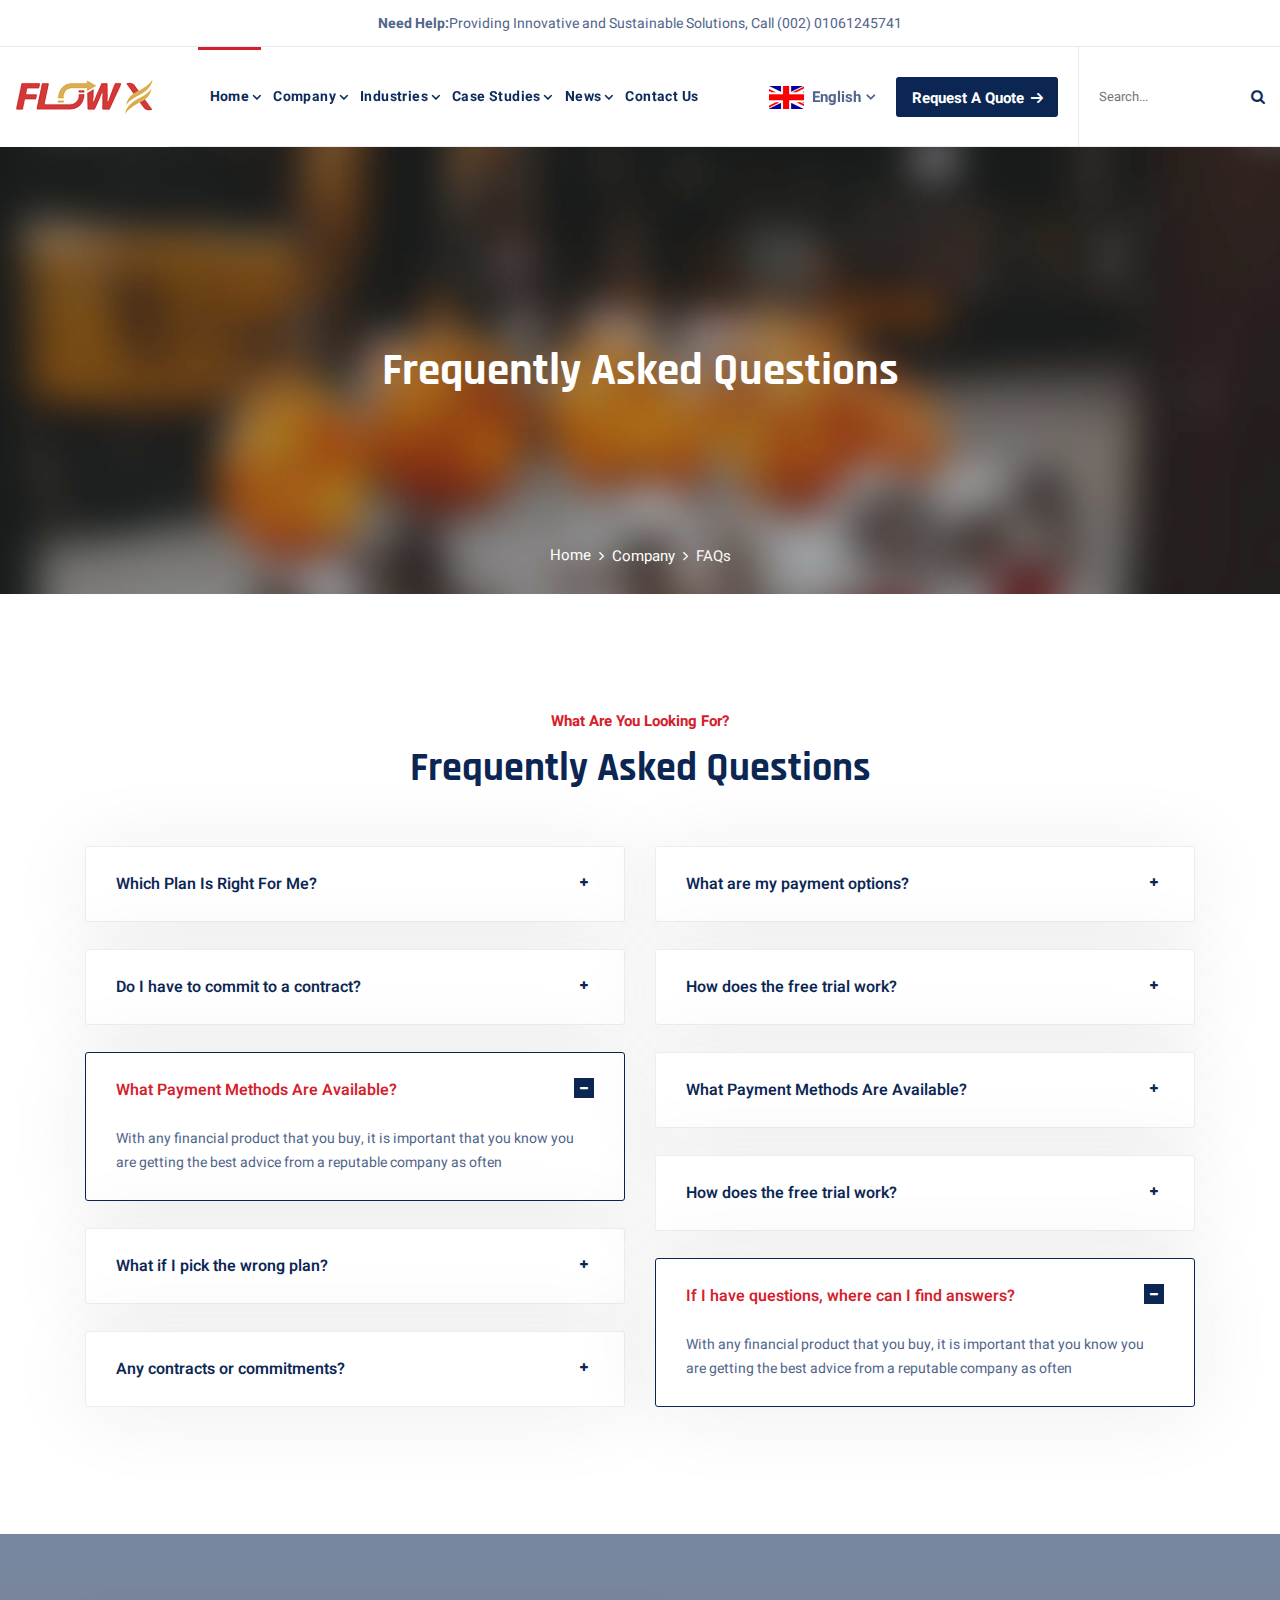
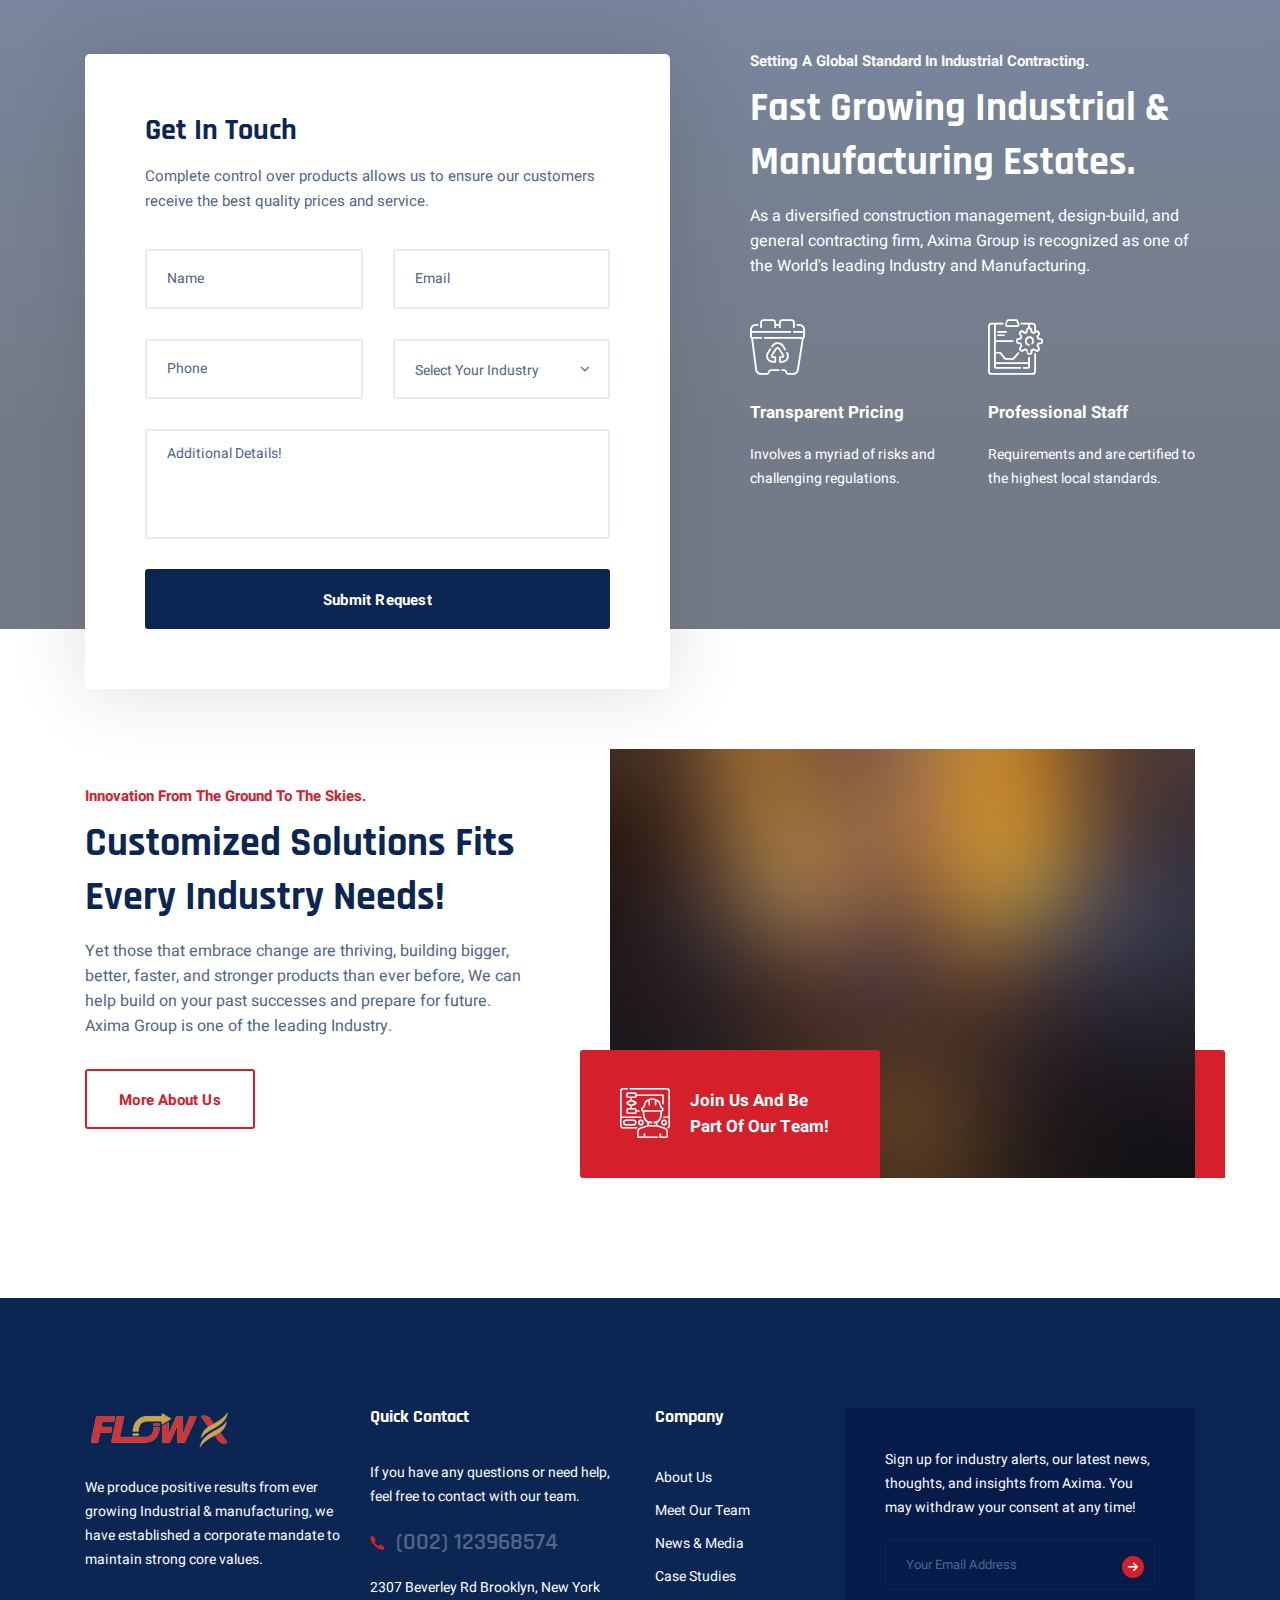
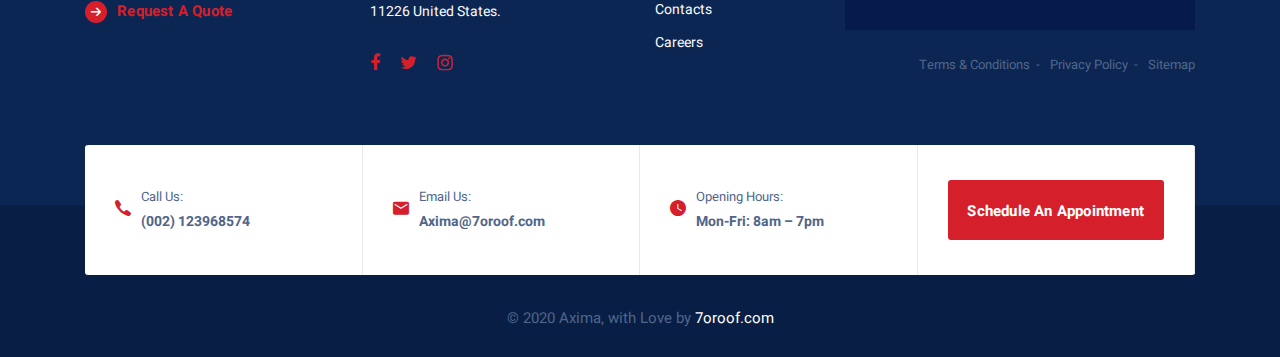
<file: faqs.html>
<!DOCTYPE html>
<html lang="en">

<head>
  <meta charset="UTF-8" />
  <meta name="viewport" content="width=device-width, initial-scale=1.0" />
  <meta http-equiv="X-UA-Compatible" content="ie=edge" />
  <meta name="description" content="Axima - Factory and Manufacturing Html Template">
  <link href="assets/images/favicon/favicon.png" rel="icon">
  <title>Axima - Factory and Manufacturing Html Template</title>
  <link rel="stylesheet"
    href="https://fonts.googleapis.com/css?family=Heebo:400,500,700%7cRajdhani:400,500,600,700&display=swap">
  <link rel="stylesheet" href="assets/css/libraries.css">
  <link rel="stylesheet" href="assets/css/style.css">
</head>

<body>
  <div class="wrapper">
    <!-- =========================
        Header
    =========================== -->
    <header id="header" class="header header-layout1">
      <div class="header__promo-text text-center">
        <strong>Need Help:</strong><span>Providing Innovative and Sustainable Solutions, Call (002) 01061245741</span>
      </div><!-- /.header__promo-text -->
      <nav class="navbar navbar-expand-lg sticky-navbar">
        <div class="container-fluid px-0">
          <a class="navbar-brand" href="index.html">
            <img src="assets/images/logo/logo-light.png" class="logo-light" alt="logo">
            <img src="assets/images/logo/logo-dark.png" class="logo-dark" alt="logo">
          </a>
          <button class="navbar-toggler" type="button">
            <span class="menu-lines"><span></span></span>
          </button>
          <div class="collapse navbar-collapse" id="mainNavigation">
            <ul class="navbar-nav mx-auto">
              <li class="nav__item with-dropdown">
                <a href="index.html" class="dropdown-toggle nav__item-link active">Home</a>
                <i class="fa fa-angle-right" data-toggle="dropdown"></i>
                <ul class="dropdown-menu">
                  <li class="nav__item"><a href="index.html" class="nav__item-link">Home Moderm</a></li>
                  <!-- /.nav-item -->
                  <li class="nav__item"><a href="home-classic.html" class="nav__item-link">Home classic</a></li>
                  <!-- /.nav-item -->
                </ul><!-- /.dropdown-menu -->
              </li><!-- /.nav-item -->
              <li class="nav__item with-dropdown">
                <a href="about-us.html" class="dropdown-toggle nav__item-link">Company</a>
                <i class="fa fa-angle-right" data-toggle="dropdown"></i>
                <ul class="dropdown-menu">
                  <li class="nav__item"><a href="about-us.html" class="nav__item-link">About Us</a></li>
                  <!-- /.nav-item -->
                  <li class="nav__item"><a href="why-us.html" class="nav__item-link">Why Choose Us</a></li>
                  <!-- /.nav-item -->
                  <li class="nav__item"><a href="leadership-team.html" class="nav__item-link">Leadership Team</a></li>
                  <!-- /.nav-item -->
                  <li class="nav__item"><a href="awards.html" class="nav__item-link">Award & Recognition</a>
                  </li>
                  <!-- /.nav-item -->
                  <li class="nav__item"><a href="pricing.html" class="nav__item-link">Pricing & Plans</a></li>
                  <!-- /.nav-item -->
                  <li class="nav__item"><a href="faqs.html" class="nav__item-link">Help & FAQs</a></li>
                  <!-- /.nav-item -->
                  <li class="nav__item"><a href="careers.html" class="nav__item-link">careers</a></li>
                  <!-- /.nav-item -->
                </ul><!-- /.dropdown-menu -->
              </li><!-- /.nav-item -->
              <li class="nav__item with-dropdown">
                <a href="Industries-industry-served.html" class="dropdown-toggle nav__item-link">Industries</a>
                <i class="fa fa-angle-right" data-toggle="dropdown"></i>
                <ul class="dropdown-menu wide-dropdown-menu">
                  <li class="nav__item">
                    <div class="row mx-0">
                      <div class="col-sm-6 dropdown-menu-col">
                        <h6>Industries Served</h6>
                        <ul class="nav flex-column">
                          <li class="nav__item"><a class="nav__item-link"
                              href="industries-single-industry.html">Petroleum & Gas</a>
                          </li> <!-- /.nav-item -->
                          <li class="nav__item"><a class="nav__item-link"
                              href="industries-single-industry.html">Construction &
                              Engineering</a>
                          </li> <!-- /.nav-item -->
                          <li class="nav__item"><a class="nav__item-link"
                              href="industries-single-industry.html">Mechanical
                              Engineering</a>
                          </li> <!-- /.nav-item -->
                          <li class="nav__item"><a class="nav__item-link"
                              href="industries-single-industry.html">Industrial
                              Chemicals</a>
                          </li> <!-- /.nav-item -->
                          <li class="nav__item"><a class="nav__item-link"
                              href="industries-single-industry.html">Automotive
                              Manufacturing</a>
                          </li> <!-- /.nav-item -->
                          <li class="nav__item"><a class="nav__item-link" href="industries-single-industry.html">Bridge
                              Construction</a></li>
                          <!-- /.nav-item -->
                        </ul>
                      </div><!-- /.col-sm-6 -->
                      <div class="col-sm-6 dropdown-menu-col">
                        <h6>Industry Sectors</h6>
                        <ul class="nav flex-column">
                          <li class="nav__item"><a class="nav__item-link" href="industries-single-sector.html">Retail &
                              Consumer</a></li> <!-- /.nav-item -->
                          <li class="nav__item"><a class="nav__item-link" href="industries-single-sector.html">Sciences &
                              Healthcare</a></li> <!-- /.nav-item -->
                          <li class="nav__item"><a class="nav__item-link" href="industries-single-sector.html">Industrial &
                              Chemical</a></li> <!-- /.nav-item -->
                          <li class="nav__item"><a class="nav__item-link" href="industries-single-sector.html">Power
                              Generation</a></li> <!-- /.nav-item -->
                          <li class="nav__item"><a class="nav__item-link" href="industries-single-sector.html">Food &
                              Beverage</a></li> <!-- /.nav-item -->
                          <li class="nav__item"><a class="nav__item-link" href="industries-single-sector.html">Oil & Gas</a></li>
                          <!-- /.nav-item -->
                        </ul>
                      </div><!-- /.col-sm-6 -->
                    </div><!-- /.row -->
                  </li><!-- /.nav-item -->
                </ul><!-- /.dropdown-menu -->
              </li><!-- /.nav-item -->
              <li class="nav__item with-dropdown">
                <a href="case-studies-grid.html" class="dropdown-toggle nav__item-link">Case Studies</a>
                <i class="fa fa-angle-right" data-toggle="dropdown"></i>
                <ul class="dropdown-menu">
                  <li class="nav__item"><a href="case-studies-grid.html" class="nav__item-link">Case Studies Grid</a>
                  </li><!-- /.nav-item -->
                  <li class="nav__item"><a href="case-studies-classic.html" class="nav__item-link">Case Studies
                      Classic</a></li><!-- /.nav-item -->
                  <li class="nav__item"><a href="case-studies-single.html" class="nav__item-link">Single Case Study</a>
                  </li><!-- /.nav-item -->
                </ul><!-- /.dropdown-menu -->
              </li><!-- /.nav-item -->
              <li class="nav__item with-dropdown">
                <a href="blog.html" class="dropdown-toggle nav__item-link">News</a>
                <i class="fa fa-angle-right" data-toggle="dropdown"></i>
                <ul class="dropdown-menu">
                  <li class="nav__item"><a href="news.html" class="nav__item-link">Our Blog</a></li>
                  <!-- /.nav-item -->
                  <li class="nav__item"><a href="news-single-post.html" class="nav__item-link">Single Blog Post</a></li>
                  <!-- /.nav-item -->
                </ul><!-- /.dropdown-menu -->
              </li><!-- /.nav-item -->
              <li class="nav__item">
                <a href="contacs.html" class="nav__item-link">Contact Us</a>
              </li><!-- /.nav-item -->
            </ul><!-- /.navbar-nav -->
          </div><!-- /.navbar-collapse -->
          <div class="navbar-modules">
            <ul class="list-unstyled d-flex align-items-center modules__btns-list">
              <li>
                <div class="dropdown dropdown__lang">
                  <button class="dropdown-toggle" id="langDrobdown" data-toggle="dropdown">
                    <img src="assets/images/flags/en.png" alt="en"><span>English</span>
                  </button>
                  <div class="dropdown-menu" aria-labelledby="langDrobdown">
                    <a class="dropdown-item" href="#">
                      <img src="assets/images/flags/fr.png" alt="fr"><span>France</span>
                    </a>
                    <a class="dropdown-item" href="#">
                      <img src="assets/images/flags/gr.png" alt="gr"><span>germany</span>
                    </a>
                  </div>
                </div>
              </li>
              <li class="d-none d-xl-block">
                <a href="request-quote.html" class="btn btn__secondary module__btn-request">
                  <span>Request A Quote</span><i class="icon-arrow-right"></i>
                </a>
              </li>
              <li class="d-none d-lg-block">
                <form class="header__search-form">
                  <input type="text" class="search__input" placeholder="Search...">
                  <button><i class="fa fa-search"></i></button>
                </form>
              </li>
            </ul><!-- /.modules-wrapper -->
          </div><!-- /.navbar-modules -->
        </div><!-- /.container -->
      </nav><!-- /.navabr -->
    </header><!-- /.Header -->

    <!-- ========================
       page title 
    =========================== -->
    <section id="pageTitle" class="page-title page-title-layout6 text-center bg-overlay bg-overlay-3 bg-parallax">
      <div class="bg-img"><img src="assets/images/page-titles/6.jpg" alt="background"></div>
      <div class="container">
        <div class="row">
          <div class="col-sm-12 col-md-12 col-lg-8 offset-lg-2">
            <h1 class="pagetitle__heading">Frequently Asked Questions</h1>
            <nav aria-label="breadcrumb">
              <ol class="breadcrumb justify-content-center">
                <li class="breadcrumb-item"><a href="#">Home</a></li>
                <li class="breadcrumb-item"><a href="#">Company</a></li>
                <li class="breadcrumb-item active" aria-current="page">FAQs</li>
              </ol>
            </nav>
          </div><!-- /.col-lg-8-->
        </div><!-- /.row -->
      </div><!-- /.container -->
    </section><!-- /.page-title -->

    <!-- ======================
       FAQ
    ========================= -->
    <section id="faq" class="faq pt-120">
      <div class="container">
        <div class="row">
          <div class="col-sm-12 col-md-12 col-lg-6 offset-lg-3">
            <div class="heading text-center mb-50">
              <span class="heading__subtitle">What Are You Looking For?</span>
              <h2 class="heading__title">Frequently Asked Questions</h2>
            </div><!-- /.heading -->
          </div><!-- /.col-lg-6 -->
        </div><!-- /.row -->
        <div class="row" id="accordion">
          <div class="col-sm-12 col-md-12 col-lg-6">
            <div class="accordion-item">
              <div class="accordion__item-header" data-toggle="collapse" data-target="#collapse1">
                <a class="accordion__item-title" href="#">Which Plan Is Right For Me?</a>
              </div><!-- /.accordion-item-header -->
              <div id="collapse1" class="collapse" data-parent="#accordion">
                <div class="accordion__item-body">
                  <p>With any financial product that you buy, it is important that you know you are getting the best
                    advice from a reputable company as often</p>
                </div><!-- /.accordion-item-body -->
              </div>
            </div><!-- /.accordion-item -->
            <div class="accordion-item">
              <div class="accordion__item-header" data-toggle="collapse" data-target="#collapse2">
                <a class="accordion__item-title" href="#">Do I have to commit to a contract?</a>
              </div><!-- /.accordion-item-header -->
              <div id="collapse2" class="collapse" data-parent="#accordion">
                <div class="accordion__item-body">
                  <p>With any financial product that you buy, it is important that you know you are getting the best
                    advice from a reputable company as often</p>
                </div><!-- /.accordion-item-body -->
              </div>
            </div><!-- /.accordion-item -->
            <div class="accordion-item opened">
              <div class="accordion__item-header" data-toggle="collapse" data-target="#collapse3">
                <a class="accordion__item-title" href="#">What Payment Methods Are Available?</a>
              </div><!-- /.accordion-item-header -->
              <div id="collapse3" class="collapse show" data-parent="#accordion">
                <div class="accordion__item-body">
                  <p>With any financial product that you buy, it is important that you know you are getting the best
                    advice from a reputable company as often</p>
                </div><!-- /.accordion-item-body -->
              </div>
            </div><!-- /.accordion-item -->
            <div class="accordion-item">
              <div class="accordion__item-header" data-toggle="collapse" data-target="#collapse4">
                <a class="accordion__item-title" href="#">What if I pick the wrong plan?</a>
              </div><!-- /.accordion-item-header -->
              <div id="collapse4" class="collapse" data-parent="#accordion">
                <div class="accordion__item-body">
                  <p>With any financial product that you buy, it is important that you know you are getting the best
                    advice from a reputable company as often</p>
                </div><!-- /.accordion-item-body -->
              </div>
            </div><!-- /.accordion-item -->
            <div class="accordion-item">
              <div class="accordion__item-header" data-toggle="collapse" data-target="#collapse5">
                <a class="accordion__item-title" href="#">Any contracts or commitments?</a>
              </div><!-- /.accordion-item-header -->
              <div id="collapse5" class="collapse" data-parent="#accordion">
                <div class="accordion__item-body">
                  <p>With any financial product that you buy, it is important that you know you are getting the best
                    advice from a reputable company as often</p>
                </div><!-- /.accordion-item-body -->
              </div>
            </div><!-- /.accordion-item -->
          </div><!-- /.col-lg-6 -->
          <div class="col-sm-12 col-md-12 col-lg-6">
            <div class="accordion-item">
              <div class="accordion__item-header" data-toggle="collapse" data-target="#collapse6">
                <a class="accordion__item-title" href="#">What are my payment options?</a>
              </div><!-- /.accordion-item-header -->
              <div id="collapse6" class="collapse" data-parent="#accordion">
                <div class="accordion__item-body">
                  <p>With any financial product that you buy, it is important that you know you are getting the best
                    advice from a reputable company as often</p>
                </div><!-- /.accordion-item-body -->
              </div>
            </div><!-- /.accordion-item -->
            <div class="accordion-item">
              <div class="accordion__item-header" data-toggle="collapse" data-target="#collapse7">
                <a class="accordion__item-title" href="#">How does the free trial work?</a>
              </div><!-- /.accordion-item-header -->
              <div id="collapse7" class="collapse" data-parent="#accordion">
                <div class="accordion__item-body">
                  <p>With any financial product that you buy, it is important that you know you are getting the best
                    advice from a reputable company as often</p>
                </div><!-- /.accordion-item-body -->
              </div>
            </div><!-- /.accordion-item -->
            <div class="accordion-item">
              <div class="accordion__item-header" data-toggle="collapse" data-target="#collapse8">
                <a class="accordion__item-title" href="#">What Payment Methods Are Available?</a>
              </div><!-- /.accordion-item-header -->
              <div id="collapse8" class="collapse" data-parent="#accordion">
                <div class="accordion__item-body">
                  <p>With any financial product that you buy, it is important that you know you are getting the best
                    advice from a reputable company as often</p>
                </div><!-- /.accordion-item-body -->
              </div>
            </div><!-- /.accordion-item -->
            <div class="accordion-item">
              <div class="accordion__item-header" data-toggle="collapse" data-target="#collapse9">
                <a class="accordion__item-title" href="#">How does the free trial work?</a>
              </div><!-- /.accordion-item-header -->
              <div id="collapse9" class="collapse" data-parent="#accordion">
                <div class="accordion__item-body">
                  <p>With any financial product that you buy, it is important that you know you are getting the best
                    advice from a reputable company as often</p>
                </div><!-- /.accordion-item-body -->
              </div>
            </div><!-- /.accordion-item -->
            <div class="accordion-item opened">
              <div class="accordion__item-header" data-toggle="collapse" data-target="#collapse10">
                <a class="accordion__item-title" href="#">If I have questions, where can I find answers? </a>
              </div><!-- /.accordion-item-header -->
              <div id="collapse10" class="collapse show" data-parent="#accordion">
                <div class="accordion__item-body">
                  <p>With any financial product that you buy, it is important that you know you are getting the best
                    advice from a reputable company as often</p>
                </div><!-- /.accordion-item-body -->
              </div>
            </div><!-- /.accordion-item -->
          </div><!-- /.col-lg-6 -->
        </div><!-- /.row -->
      </div><!-- /.container -->
    </section><!-- /.FAQ -->

    <!-- =========================
           Banner 4
     =========================== -->
    <section id="banner4" class="banner banner-4 bg-overlay bg-overlay-gradient-2 bg-parallax pt-120 pb-0">
      <div class="bg-img"><img src="assets/images/banners/4.jpg" alt="background"></div>
      <div class="container">
        <div class="row">
          <div class="col-sm-12 col-md-12 col-lg-7">
            <form class="contact__form-panel mr-50">
              <div class="row">
                <div class="col-sm-12 contact__form-panel-header">
                  <h4>Get In Touch</h4>
                  <p>Complete control over products allows us to ensure our customers receive the best quality prices
                    and service.</p>
                </div>
                <div class="col-sm-6 col-md-6 col-lg-6">
                  <div class="form-group"><input type="text" class="form-control" placeholder="Name"></div>
                </div><!-- /.col-lg-6 -->
                <div class="col-sm-6 col-md-6 col-lg-6">
                  <div class="form-group"><input type="email" class="form-control" placeholder="Email"></div>
                </div><!-- /.col-lg-6 -->
                <div class="col-sm-6 col-md-6 col-lg-6">
                  <div class="form-group"><input type="text" class="form-control" placeholder="Phone"></div>
                </div><!-- /.col-lg-6 -->
                <div class="col-sm-6 col-md-6 col-lg-6">
                  <div class="form-group form-group-select">
                    <select class="form-control">
                      <option>Select Your Industry</option>
                      <option>Industry 1</option>
                      <option>Industry 2</option>
                    </select>
                  </div>
                </div>
                <div class="col-sm-12 col-md-12 col-lg-12">
                  <div class="form-group">
                    <textarea class="form-control" placeholder="Additional Details!"></textarea>
                  </div>
                </div><!-- /.col-lg-12 -->
                <div class="col-sm-12 col-md-12 col-lg-12">
                  <button type="submit" class="btn btn__secondary btn__block">Submit Request</button>
                </div><!-- /.col-lg-12 -->
              </div><!-- /.row -->
            </form><!-- /.contact__form-panel -->
          </div><!-- /.col-lg-7 -->
          <div class="col-sm-12 col-md-12 col-lg-5">
            <div class="heading heading-white mb-40">
              <span class="heading__subtitle">Setting A Global Standard In Industrial Contracting.</span>
              <h3 class="heading__title">Fast Growing Industrial & Manufacturing Estates.</h3>
              <p class="heading__desc">As a diversified construction management, design-build, and general contracting
                firm, Axima Group is recognized as one of the World's leading Industry and Manufacturing.</p
                class="heading__desc">
            </div><!-- /.heading -->
            <div class="row fancybox-white">
              <!-- fancybox item #1 -->
              <div class="col-sm-6 col-md-6 col-lg-6">
                <div class="fancybox-item">
                  <div class="fancybox__icon">
                    <i class="icon-waste"></i>
                  </div><!-- /.fancybox-icon -->
                  <div class="fancybox__content">
                    <h4 class="fancybox__title">Transparent Pricing</h4>
                    <p class="fancybox__desc">Involves a myriad of risks and challenging regulations.</p>
                  </div><!-- /.fancybox-content -->
                </div><!-- /.fancybox-item -->
              </div><!-- /.col-lg-6 -->
              <!-- fancybox item #2 -->
              <div class="col-sm-6 col-md-6 col-lg-6">
                <div class="fancybox-item">
                  <div class="fancybox__icon">
                    <i class="icon-management"></i>
                  </div><!-- /.fancybox-icon -->
                  <div class="fancybox__content">
                    <h4 class="fancybox__title">Professional Staff</h4>
                    <p class="fancybox__desc">Requirements and are certified to the highest local standards.</p>
                  </div><!-- /.fancybox-content -->
                </div><!-- /.fancybox-item -->
              </div><!-- /.col-lg-6 -->
            </div><!-- /.row -->
          </div><!-- /.col-lg-5 -->
        </div><!-- /.row -->
      </div><!-- /.container -->
    </section><!-- /. Banner 4 -->

    <!-- ========================
      About layout 1
    =========================== -->
    <section id="aboutLayout1" class="about about-layout1 pt-60 pb-120">
      <div class="container">
        <div class="row">
          <div class="col-sm-12 col-md-12 col-lg-5">
            <div class="heading mt-40 mb-30">
              <span class="heading__subtitle">Innovation From The Ground To The Skies.</span>
              <h2 class="heading__title">Customized Solutions Fits Every Industry Needs!</h2>
              <p class="heading__desc">Yet those that embrace change are thriving, building bigger, better, faster, and
                stronger products than ever before, We can help build on your past successes and prepare for future.
                Axima Group is one of the leading Industry.</p>
            </div><!-- /heading -->
            <a href="#" class="btn btn__primary btn__bordered mb-40">More About Us</a>
          </div><!-- /.col-lg-5 -->
          <div class="col-sm-12 col-md-10 col-lg-7">
            <div class="about__img">
              <img src="assets/images/about/1.jpg" alt="about" class="img-fluid w-100">
              <div class="cta__banner d-flex">
                <div class="cta__icon">
                  <i class="icon-worker"></i>
                </div>
                <h5 class="cta__title">Join Us And Be Part Of Our Team!</h5>
              </div><!-- /.cta__banner -->
            </div>
          </div><!-- /.col-lg-7 -->
        </div><!-- /.row -->
      </div><!-- /.container -->
    </section><!-- /.About layout 1 -->

    <!-- ========================
      Footer
    ========================== -->
    <footer id="footer" class="footer">
      <div class="footer-top">
        <div class="container">
          <div class="row">
            <div class="col-sm-12 col-md-12 col-lg-3 footer__widget footer__widget-about mb-30">
              <div class="footer__widget-content">
                <img src="assets/images/logo/logo-footer.png" alt="logo">
                <p>We produce positive results from ever growing Industrial & manufacturing, we have established a
                  corporate mandate to maintain strong core values.</p>
                <a href="#" class="btn btn__primary btn__link btn__hover2">
                  <i class="icon-arrow-right arrow-rounded"></i>
                  <span>Request A Quote</span>
                </a>
              </div>
            </div><!-- /.col-lg-4 -->
            <div class="col-sm-6 col-md-6 col-lg-3 footer__widget footer__widget-text">
              <h6 class="footer__widget-title">Quick Contact</h6>
              <div class="footer__widget-content">
                <p>If you have any questions or need help, feel free to contact with our team.</p>
                <a href="tel:00123968574" class="phone-link">
                  <i class="icon-phone"></i><span>(002) 123968574</span>
                </a>
                <p>2307 Beverley Rd Brooklyn, New York 11226 United States.</p>
                <ul class="social__icons list-unstyled mt-30 mb-30">
                  <li><a href="#"><i class="fa fa-facebook"></i></a></li>
                  <li><a href="#"><i class="fa fa-twitter"></i></a></li>
                  <li><a href="#"><i class="fa fa-instagram"></i></a></li>
                </ul>
              </div><!-- /.footer-widget-content -->
            </div><!-- /.col-lg-3 -->
            <div class="col-sm-6 col-md-6 col-lg-2 footer__widget footer__widget-nav">
              <h6 class="footer__widget-title">Company</h6>
              <div class="footer__widget-content">
                <nav>
                  <ul class="list-unstyled">
                    <li><a href="#">About Us</a></li>
                    <li><a href="#">Meet Our Team</a></li>
                    <li><a href="#">News & Media</a></li>
                    <li><a href="#">Case Studies</a></li>
                    <li><a href="#">Contacts</a></li>
                    <li><a href="#">Careers</a></li>
                  </ul>
                </nav>
              </div><!-- /.footer-widget-content -->
            </div><!-- /.col-lg-2 -->
            <div class="col-12 col-sm-12 col-md-12 col-lg-4 footer__widget footer__widget-newsletter">
              <div class="footer__widget-content">
                <p>Sign up for industry alerts, our latest news, thoughts, and insights from Axima. You may withdraw
                  your consent at any time!</p>
                <form class="widget__newsletter-form">
                  <div class="form-group mb-0">
                    <input type="text" class="form-control" placeholder="Your Email Address">
                    <button type="submit" class="btn">
                      <i class="icon-arrow-right arrow-rounded"></i>
                    </button>
                  </div>
                </form>
              </div><!-- /.footer-widget-content -->
              <nav>
                <ul class="footer__sitemap-links list-unstyled d-flex justify-content-end flex-wrap">
                  <li><a href="#">Terms & Conditions </a></li>
                  <li><a href="#">Privacy Policy</a></li>
                  <li><a href="#">Sitemap</a></li>
                </ul><!-- /.footer__sitemap-links -->
              </nav>
            </div><!-- /.col-lg-4 -->
          </div><!-- /.row -->
        </div><!-- /.container -->
      </div><!-- /.footer-top -->
      <div class="footer-bottom">
        <div class="container">
          <div class="row">
            <div class="col-sm-12 col-md-12 col-lg-12">
              <div class="footer__contact">
                <div class="footer__contact-item">
                  <div class="footer__contact-item-icon">
                    <i class="icon-phone"></i>
                  </div><!-- /.footer__contact-item-icon -->
                  <div class="footer__contact-item-text">
                    <span>Call Us:</span>
                    <strong><a href="tel:00123968574">(002) 123968574</a></strong>
                  </div><!-- /.footer__contact-item-text -->
                </div><!-- /.footer__contact-item -->
                <div class="footer__contact-item">
                  <div class="footer__contact-item-icon">
                    <i class="icon-envelope"></i>
                  </div><!-- /.footer__contact-item-icon -->
                  <div class="footer__contact-item-text">
                    <span>Email Us:</span>
                    <strong><a href="mailto:axima@7oroof.com">Axima@7oroof.com</a></strong>
                  </div><!-- /.footer__contact-item-text -->
                </div><!-- /.footer__contact-item -->
                <div class="footer__contact-item">
                  <div class="footer__contact-item-icon">
                    <i class="icon-clock"></i>
                  </div><!-- /.footer__contact-item-icon -->
                  <div class="footer__contact-item-text">
                    <span>Opening Hours:</span>
                    <strong>Mon-Fri: 8am – 7pm</strong>
                  </div><!-- /.footer__contact-item-text -->
                </div><!-- /.footer__contact-item -->
                <div class="footer__contact-item">
                  <a href="#" class="btn btn__block btn__primary">Schedule An Appointment</a>
                </div><!-- /.footer__contact-item -->
              </div><!-- /.footer__contact -->
              <div class="footer__copyright text-center">
                <span> &copy; 2020 Axima, with Love by
                  <a href="http://themeforest.net/user/7oroof">7oroof.com</a>
                </span>
              </div><!-- /.Footer-copyright -->
            </div><!-- /.col-lg-12 -->
          </div><!-- /.row -->
        </div><!-- /.container -->
      </div><!-- /.Footer-bottom -->
    </footer><!-- /.Footer -->
    <button id="scrollTopBtn"><i class="fa fa-long-arrow-up"></i></button>
  </div><!-- /.wrapper -->

  <script src="assets/js/jquery-3.3.1.min.js"></script>
  <script src="assets/js/plugins.js"></script>
  <script src="assets/js/main.js"></script>
</body>

</html>
</file>
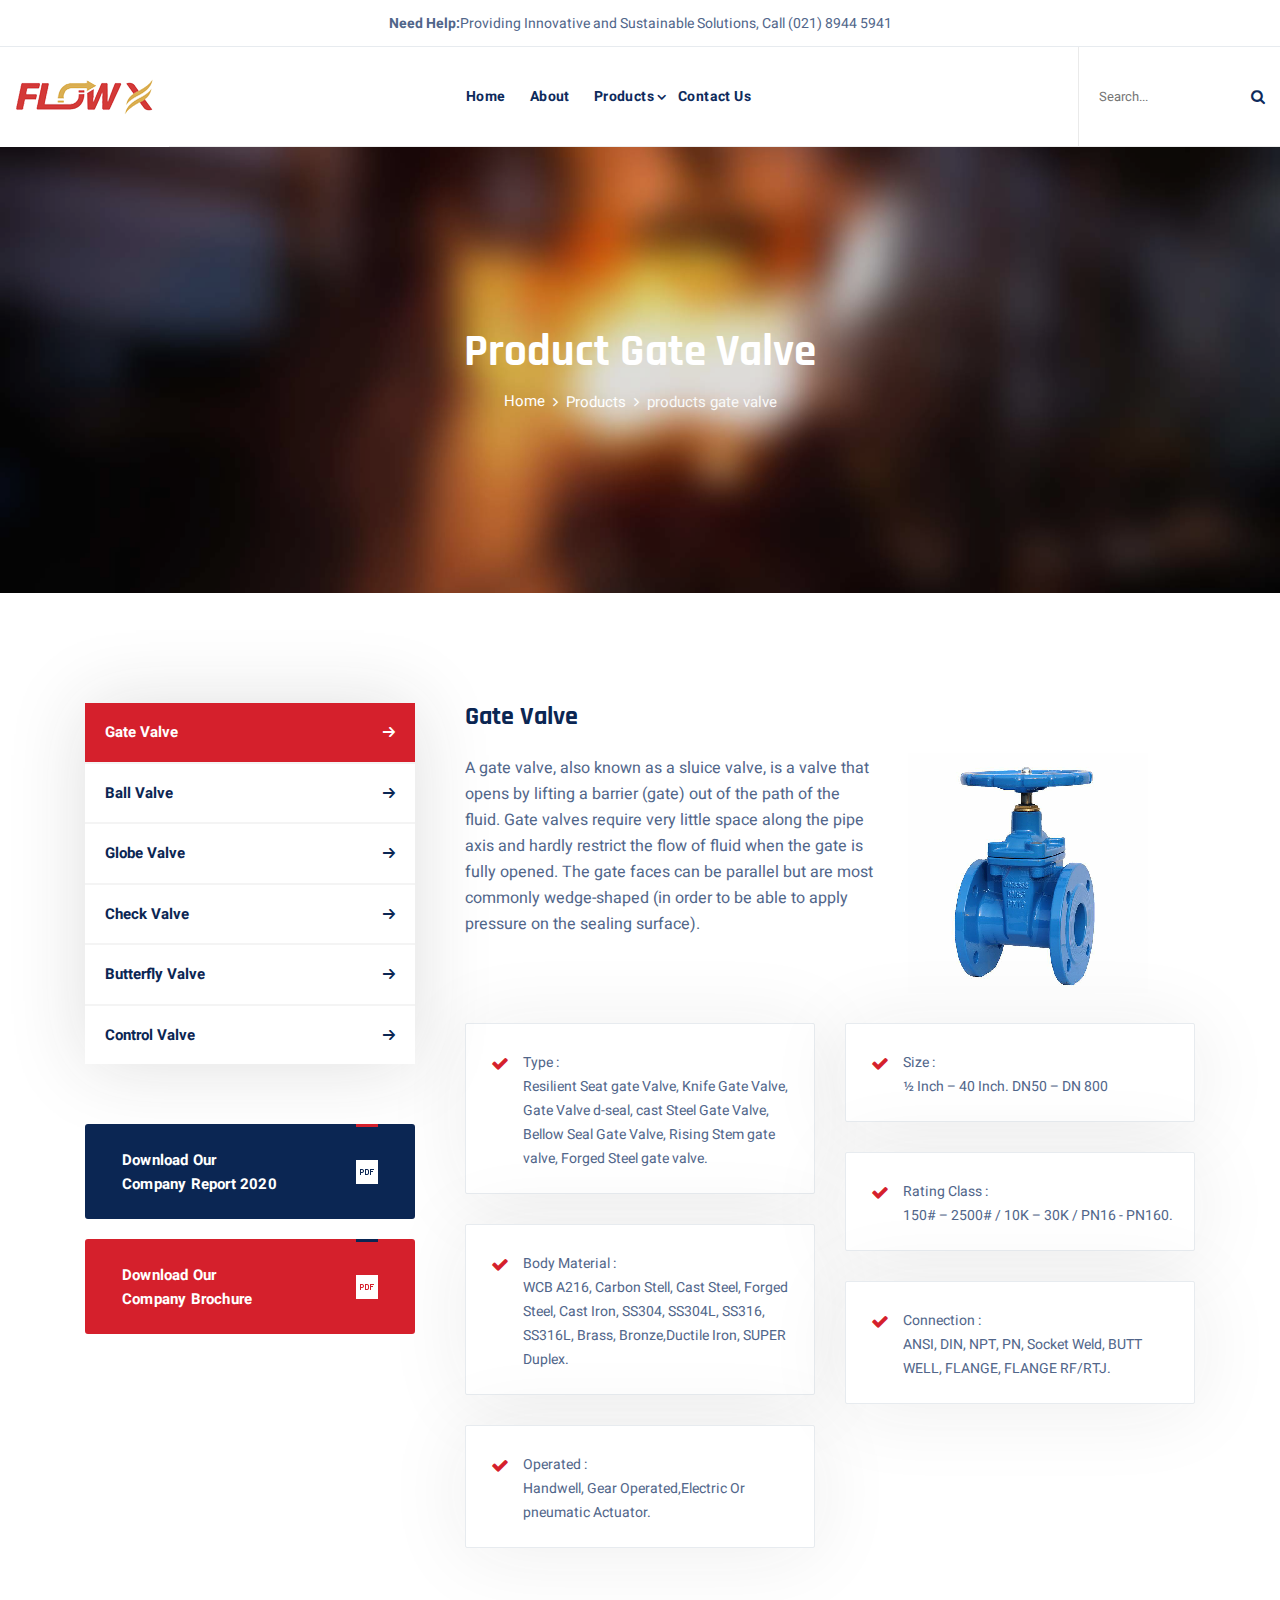
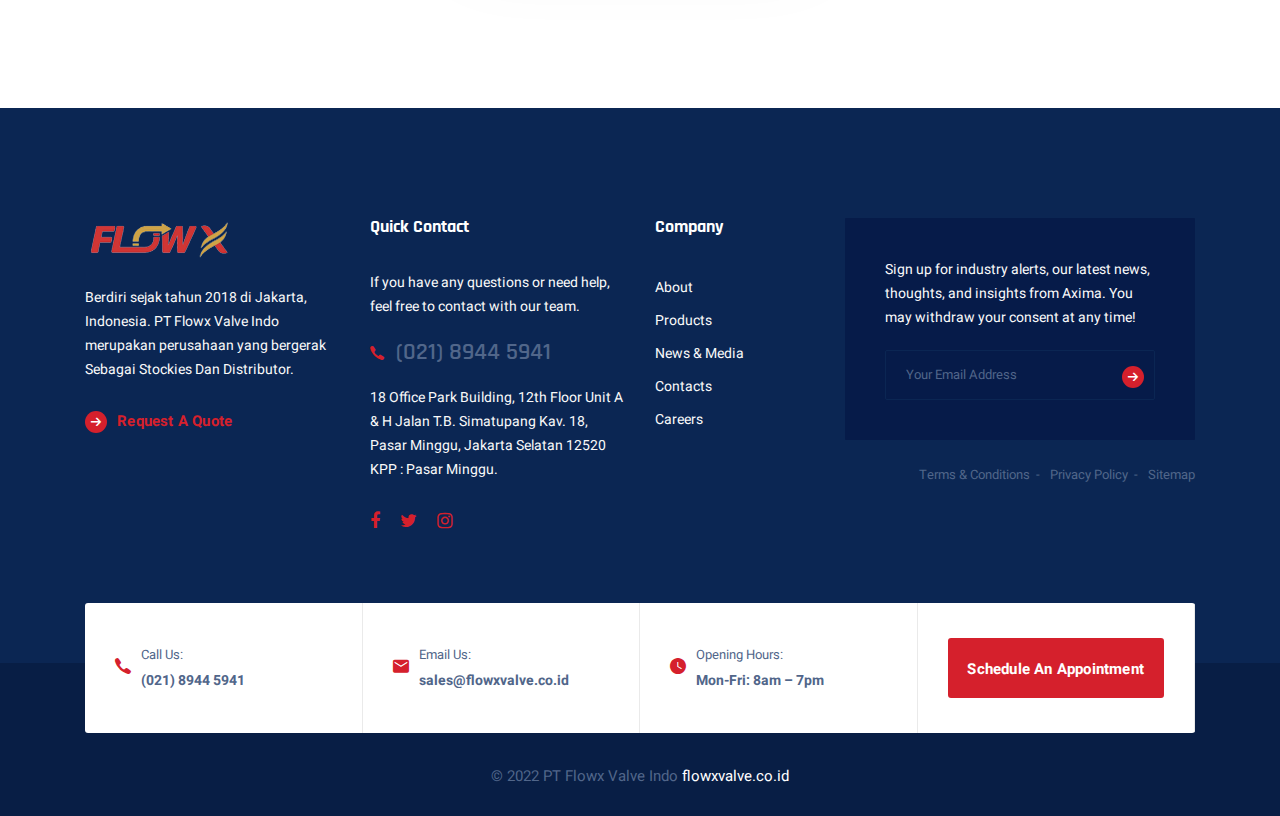
<file: industries-single-industry.html>
<!DOCTYPE html>
<html lang="en">

  <head>
    <meta charset="UTF-8" />
    <meta name="viewport" content="width=device-width, initial-scale=1.0" />
    <meta http-equiv="X-UA-Compatible" content="ie=edge" />
    <meta name="description" content="PT. FLOWX VALVE INDO - SUPPLIER & STOKIEST">
    <link href="assets/images/favicon/favicon.png" rel="icon">
    <title>PT. FLOWX VALVE INDO - SUPPLIER & STOKIEST</title>
    <link rel="stylesheet"
      href="https://fonts.googleapis.com/css?family=Heebo:400,500,700%7cRajdhani:400,500,600,700&display=swap">
    <link rel="stylesheet" href="assets/css/libraries.css">
    <link rel="stylesheet" href="assets/css/style.css">
   
  </head>

<body>
 
 
  <div class="wrapper">
    <!-- =========================
        Header
    =========================== -->
   
      <header id="header" class="header header-layout1">
        <div class="header__promo-text text-center">
          <strong>Need Help:</strong><span>Providing Innovative and Sustainable Solutions, Call (021) 8944 5941</span>
        </div><!-- /.header__promo-text -->
        <nav class="navbar navbar-expand-lg sticky-navbar">
          <div class="container-fluid px-0">
            <a class="navbar-brand" href="index.html">
              <img src="assets/images/logo/logo-light.png" class="logo-light" alt="logo">
              <img src="assets/images/logo/logo-dark.png" class="logo-dark" alt="logo">
            </a>
            <button class="navbar-toggler" type="button">
              <span class="menu-lines"><span></span></span>
            </button>
            <div class="collapse navbar-collapse" id="mainNavigation">
              <ul class="navbar-nav mx-auto">
                <li class="nav__item">
                  <a href="index.html" class="nav__item-link">Home</a>
                </li>
                <li class="nav__item">
                  <a href="about-us.html" class="nav__item-link ">About</a>
                </li>
                
                <li class="nav__item with-dropdown">
                  <a href="products.html" class="dropdown-toggle nav__item-link">Products</a>
                  <i class="fa fa-angle-right" data-toggle="dropdown"></i>
                  <ul class="dropdown-menu wide-dropdown-menu">
                    <li class="nav__item">
                      <div class="row mx-0">
                        <div class="col-sm-6 dropdown-menu-col">
                          <h6>Products FLOWX VALVE</h6>
                          <ul class="nav flex-column">
                            <li class="nav__item"><a class="nav__item-link"
                                href="products-gate-valve.html">Gate Valve</a>
                            </li> <!-- /.nav-item -->
                            <li class="nav__item"><a class="nav__item-link"
                                href="products-ball-valve.html">Ball Valve</a>
                            </li> <!-- /.nav-item -->
                            <li class="nav__item"><a class="nav__item-link"
                                href="products-globe-valve.html">Globe Valve</a>
                            </li> <!-- /.nav-item -->
                            <li class="nav__item"><a class="nav__item-link"
                                href="products-check-valve.html">Check Valve</a>
                            </li> <!-- /.nav-item -->
                            <li class="nav__item"><a class="nav__item-link"
                                href="products-butterfly-valve.html">Butterfly Valve</a>
                            </li> <!-- /.nav-item -->
                            <li class="nav__item"><a class="nav__item-link" href="products-control-valve.html">Control Valve</a></li>
                            <!-- /.nav-item -->
                          </ul>
                        </div><!-- /.col-sm-6 -->
                        <div class="col-sm-6 dropdown-menu-col">
                          <h6>other Supply Material</h6>
                          <ul class="nav flex-column">
                            <li class="nav__item"><a class="nav__item-link" href="other-pipe.html">Pipe</a></li> <!-- /.nav-item -->
                            <li class="nav__item"><a class="nav__item-link" href="other-flange.html">Flange</a></li> <!-- /.nav-item -->
                           
                            <!-- /.nav-item -->
                          </ul>
                        </div><!-- /.col-sm-6 -->
                      </div><!-- /.row -->
                    </li><!-- /.nav-item -->
                  </ul><!-- /.dropdown-menu -->
                </li><!-- /.nav-item -->
                <li class="nav__item">
                  <a href="contacs.html" class="nav__item-link">Contact Us</a>
                </li>
              </ul><!-- /.navbar-nav -->
            </div><!-- /.navbar-collapse -->
            <div class="navbar-modules">
              <ul class="list-unstyled d-flex align-items-center modules__btns-list">
                <li class="d-none d-lg-block">
                  <form class="header__search-form">
                    <input type="text" class="search__input" placeholder="Search...">
                    <button><i class="fa fa-search"></i></button>
                  </form>
                </li>
              </ul><!-- /.modules-wrapper -->
            </div><!-- /.navbar-modules -->
          </div><!-- /.container -->
        </nav><!-- /.navabr -->
    </header><!-- /.Header -->  
    <!-- ========================
         page title 
      =========================== -->
    <section id="page-title" class="page-title page-title-layout8 bg-overlay bg-parallax text-center">
      <div class="bg-img"><img src="assets/images/page-titles/9.jpg" alt="background"></div>
      <div class="container">
        <div class="row">
          <div class="col-sm-12 col-md-12 col-lg-8 offset-lg-2">
            <h1 class="pagetitle__heading">Product Gate Valve</h1>
            <nav aria-label="breadcrumb">
              <ol class="breadcrumb justify-content-center">
                <li class="breadcrumb-item"><a href="index.html">Home</a></li>
                <li class="breadcrumb-item"><a href="#">Products</a></li>
                <li class="breadcrumb-item active" aria-current="page">products gate valve</li>
              </ol>
            </nav>
          </div><!-- /.col-lg-8 -->
        </div><!-- /.row -->
      </div><!-- /.container -->
    </section><!-- /.page-title -->

    <!-- ======================
      Text Content Section
    ========================= -->
    <section id="textContentSection" class="text-content-section pt-110">
      <div class="container">
        <div class="row">
          <div class="col-sm-12 col-md-12 col-lg-4">
            <aside class="sidebar mb-30">
              <div class="widget widget-categories">
                <div class="widget-content">
                  <ul class="list-unstyled">
                    <li>
                      <a href="products-gate-valve.html" class="active"><span>Gate Valve</span><i class="icon-arrow-right"></i></a>
                    </li>
                    <li>
                      <a href="products-ball-valve.html"><span>Ball Valve</span><i class="icon-arrow-right"></i></a>
                    </li>
                    <li>
                      <a href="products-globe-valve.html"><span>Globe Valve</span><i class="icon-arrow-right"></i></a>
                    </li>
                    <li>
                      <a href="products-check-valve.html"><span>Check Valve</span><i class="icon-arrow-right"></i></a>
                    </li>
                    <li>
                      <a href="products-butterfly-valve.html"><span>Butterfly Valve</span><i class="icon-arrow-right"></i></a>
                    </li>
                    <li>
                      <a href="products-control-valve.html"><span>Control Valve</span><i class="icon-arrow-right"></i></a>
                    </li>
                  </ul>
                </div><!-- /.widget-content -->
              </div><!-- /.widget-categories -->
              <!-- <div class="widget widget-help">
                <div class="bg-img"><img src="assets/images/backgrounds/pattern/1.jpg" alt="background"></div>
                <div class="widget__content">
                  <i class="icon-worker-2"></i>
                  <h5>Dedicated Customer Teams & Agile Services</h5>
                  <p>Our worldwide presence ensures the timeliness, cost efficiency compliance adherence required to
                    ensure your production timelines are met.</p>
                  <a href="#" class="btn btn__white btn__bordered btn__block">Schedule An Appointment</a>
                </div>
              </div> -->
              <div class="widget widget-download">
                <div class="widget__content">
                  <a href="#" class="btn btn__secondary btn__block mb-20">
                    <span>Download Our <br> Company Report 2020</span>
                    <img src="assets/images/icons/pdf.png" alt="pdf">
                  </a>
                  <a href="#" class="btn btn__primary btn__block">
                    <span>Download Our <br> Company Brochure</span>
                    <img src="assets/images/icons/pdf.png" alt="pdf">
                  </a>
                </div><!-- /.widget-content -->
              </div><!-- /.widget-download -->
            </aside><!-- /.sidebar -->
          </div><!-- /.col-lg-4 -->
          <div class="col-sm-12 col-md-12 col-lg-8">
            <div class="row">
              <div class="col-sm-12 col-md-7 col-lg-7">
                <div class="text__block  mb-40">
                  <h5 class="text__block-title">Gate Valve</h5>
                  <p class="text__block-desc">A gate valve, also known as a sluice valve, is a valve that opens by lifting a barrier (gate) out of the path of the fluid. Gate valves require very little space along the pipe axis and hardly restrict the flow of fluid when the gate is fully opened. The gate faces can be parallel but are most commonly wedge-shaped (in order to be able to apply pressure on the sealing surface).</p>
                 
                </div><!-- /.text-block -->
              </div><!-- /.col-lg-6 -->
              <div class="col-sm-12 col-md-5 col-lg-5">
                <div class="row">
                  <div class="col-sm-12 col-md-12 col-lg-12">
                    <img src="assets/images/products/gate-valve.png" alt="gate-valve" class="img-fluid mt-50 mb-30">
                  </div><!-- /.col-lg-12 -->
                </div><!-- /.row -->
              </div><!-- /.col-lg-6 -->
            </div><!-- /.row -->
            <div class="row">
              <div class="col-sm-12 col-md-12 col-lg-12">
                <div class="features-list mb-30">
                  <div class="row">
                    <div class="col-sm-12 col-md-12 col-lg-6">
                      <div class="feature-item feature-list-item">
                        <div class="feature__content">
                          <!-- <h4 class="feature__title">Quality Control System</h4> -->
                          <p class="feature__desc">Type : 
                            <br> Resilient Seat gate Valve, Knife Gate Valve, 
                            Gate Valve d-seal, cast Steel Gate Valve, 
                            Bellow Seal Gate Valve, Rising Stem gate 
                            valve, Forged Steel gate valve.</p>
                        </div><!-- /.feature-content -->
                      </div><!-- /.feature-item -->
                      <div class="feature-item feature-list-item">
                        <div class="feature__content">
                          <!-- <h4 class="feature__title">100% Satisfaction Guarantee</h4> -->
                          <p class="feature__desc">Body Material :
                            <br> WCB A216, Carbon Stell, Cast Steel,
                            Forged Steel, Cast Iron, SS304, SS304L, 
                            SS316, SS316L, Brass, Bronze,Ductile Iron, 
                            SUPER Duplex.</p>
                        </div><!-- /.feature-content -->
                      </div><!-- /.feature-item -->
                      <div class="feature-item feature-list-item">
                        <div class="feature__content">
                          <!-- <h4 class="feature__title">Accurate Testing Processes</h4> -->
                          <p class="feature__desc">Operated :
                            <br> Handwell, Gear Operated,Electric Or 
                            pneumatic Actuator.</p>
                        </div><!-- /.feature-content -->
                      </div><!-- /.feature-item -->
                    </div><!-- /.col-lg-6 -->
                    <div class="col-sm-12 col-md-12 col-lg-6">
                      <div class="feature-item feature-list-item">
                        <div class="feature__content">
                          <!-- <h4 class="feature__title">Highly Professional Staff</h4> -->
                          <p class="feature__desc">Size :
                            <br> ½ Inch – 40 Inch. DN50 – DN 800 </p>
                        </div><!-- /.feature-content -->
                      </div><!-- /.feature-item -->
                      <div class="feature-item feature-list-item">
                        <div class="feature__content">
                          <!-- <h4 class="feature__title">Accurate Testing Processes</h4> -->
                          <p class="feature__desc">Rating Class :
                            <br> 150# – 2500# / 10K – 30K / PN16 - PN160.</p>
                        </div><!-- /.feature-content -->
                      </div><!-- /.feature-item -->
                      <div class="feature-item feature-list-item">
                        <div class="feature__content">
                          <!-- <h4 class="feature__title">Accurate Testing Processes</h4> -->
                          <p class="feature__desc">Connection :
                            <br> ANSI, DIN, NPT, PN, Socket Weld, BUTT WELL,
                            FLANGE, FLANGE RF/RTJ.</p>
                        </div><!-- /.feature-content -->
                      </div><!-- /.feature-item -->
                      
                    </div><!-- /.col-lg-6 -->
                  </div><!-- /.row -->
                </div><!-- /.features-list-layout3 -->
              </div><!-- /.col-lg-12 -->
            </div><!-- /.row -->
            
        </div><!-- /.row -->
      </div><!-- /.container -->
    </section><!-- /.Text Content Section -->

    <!-- ========================
      Footer
    ========================== -->
    <footer id="footer" class="footer">
      <div class="footer-top">
        <div class="container">
          <div class="row">
            <div class="col-sm-12 col-md-12 col-lg-3 footer__widget footer__widget-about mb-30">
              <div class="footer__widget-content">
                <img src="assets/images/logo/logo-footer.png" alt="logo">
                <p>Berdiri sejak tahun 2018 di Jakarta, Indonesia. PT Flowx Valve Indo merupakan perusahaan yang bergerak Sebagai Stockies Dan Distributor.</p>
                <a href="#" class="btn btn__primary btn__link btn__hover2">
                  <i class="icon-arrow-right arrow-rounded"></i>
                  <span>Request A Quote</span>
                </a>
              </div>
            </div><!-- /.col-lg-4 -->
            <div class="col-sm-6 col-md-6 col-lg-3 footer__widget footer__widget-text">
              <h6 class="footer__widget-title">Quick Contact</h6>
              <div class="footer__widget-content">
                <p>If you have any questions or need help, feel free to contact with our team.</p>
                <a href="tel:02189445941" class="phone-link">
                  <i class="icon-phone"></i><span>(021) 8944 5941</span>
                </a>
                <p>18 Office Park Building, 12th Floor Unit A & H
                  Jalan T.B. Simatupang Kav. 18,
                  Pasar Minggu, Jakarta Selatan 12520
                  KPP : Pasar Minggu.</p>
                <ul class="social__icons list-unstyled mt-30 mb-30">
                  <li><a href="#"><i class="fa fa-facebook"></i></a></li>
                  <li><a href="#"><i class="fa fa-twitter"></i></a></li>
                  <li><a href="#"><i class="fa fa-instagram"></i></a></li>
                </ul>
              </div><!-- /.footer-widget-content -->
            </div><!-- /.col-lg-3 -->
            <div class="col-sm-6 col-md-6 col-lg-2 footer__widget footer__widget-nav">
              <h6 class="footer__widget-title">Company</h6>
              <div class="footer__widget-content">
                <nav>
                  <ul class="list-unstyled">
                    <li><a href="about-us.html">About</a></li>
                    <li><a href="products.html">Products</a></li>
                    <li><a href="news.html">News & Media</a></li>
                    <li><a href="contacs.html">Contacts</a></li>
                    <li><a href="#">Careers</a></li>
                  </ul>
                </nav>
              </div><!-- /.footer-widget-content -->
            </div><!-- /.col-lg-2 -->
            <div class="col-12 col-sm-12 col-md-12 col-lg-4 footer__widget footer__widget-newsletter">
              <div class="footer__widget-content">
                <p>Sign up for industry alerts, our latest news, thoughts, and insights from Axima. You may withdraw
                  your consent at any time!</p>
                <form class="widget__newsletter-form">
                  <div class="form-group mb-0">
                    <input type="text" class="form-control" placeholder="Your Email Address">
                    <button type="submit" class="btn">
                      <i class="icon-arrow-right arrow-rounded"></i>
                    </button>
                  </div>
                </form>
              </div><!-- /.footer-widget-content -->
              <nav>
                <ul class="footer__sitemap-links list-unstyled d-flex justify-content-end flex-wrap">
                  <li><a href="#">Terms & Conditions </a></li>
                  <li><a href="#">Privacy Policy</a></li>
                  <li><a href="#">Sitemap</a></li>
                </ul><!-- /.footer__sitemap-links -->
              </nav>
            </div><!-- /.col-lg-4 -->
          </div><!-- /.row -->
        </div><!-- /.container -->
      </div><!-- /.footer-top -->
      <div class="footer-bottom">
        <div class="container">
          <div class="row">
            <div class="col-sm-12 col-md-12 col-lg-12">
              <div class="footer__contact">
                <div class="footer__contact-item">
                  <div class="footer__contact-item-icon">
                    <i class="icon-phone"></i>
                  </div><!-- /.footer__contact-item-icon -->
                  <div class="footer__contact-item-text">
                    <span>Call Us:</span>
                    <strong><a href="tel:02189445941">(021) 8944 5941</a></strong>
                  </div><!-- /.footer__contact-item-text -->
                </div><!-- /.footer__contact-item -->
                <div class="footer__contact-item">
                  <div class="footer__contact-item-icon">
                    <i class="icon-envelope"></i>
                  </div><!-- /.footer__contact-item-icon -->
                  <div class="footer__contact-item-text">
                    <span>Email Us:</span>
                    <strong><a href="mailto:sales@flowxvalve.co.id">sales@flowxvalve.co.id</a></strong>
                  </div><!-- /.footer__contact-item-text -->
                </div><!-- /.footer__contact-item -->
                <div class="footer__contact-item">
                  <div class="footer__contact-item-icon">
                    <i class="icon-clock"></i>
                  </div><!-- /.footer__contact-item-icon -->
                  <div class="footer__contact-item-text">
                    <span>Opening Hours:</span>
                    <strong>Mon-Fri: 8am – 7pm</strong>
                  </div><!-- /.footer__contact-item-text -->
                </div><!-- /.footer__contact-item -->
                <div class="footer__contact-item">
                  <a href="#" class="btn btn__block btn__primary">Schedule An Appointment</a>
                </div><!-- /.footer__contact-item -->
              </div><!-- /.footer__contact -->
              <div class="footer__copyright text-center">
                <span> &copy; 2022 PT Flowx Valve Indo
                  <a href="http://flowxvalve.co.id">flowxvalve.co.id</a>
                </span>
              </div><!-- /.Footer-copyright -->
            </div><!-- /.col-lg-12 -->
          </div><!-- /.row -->
        </div><!-- /.container -->
      </div><!-- /.Footer-bottom -->
    </footer><!-- /.Footer -->
    <button id="scrollTopBtn"><i class="fa fa-long-arrow-up"></i></button>
    </div><!-- /.wrapper -->
  
    <script src="assets/js/jquery-3.3.1.min.js"></script>
    <script src="assets/js/plugins.js"></script>
    <script src="assets/js/main.js"></script>
  
  
  
</body>

</html>
</file>
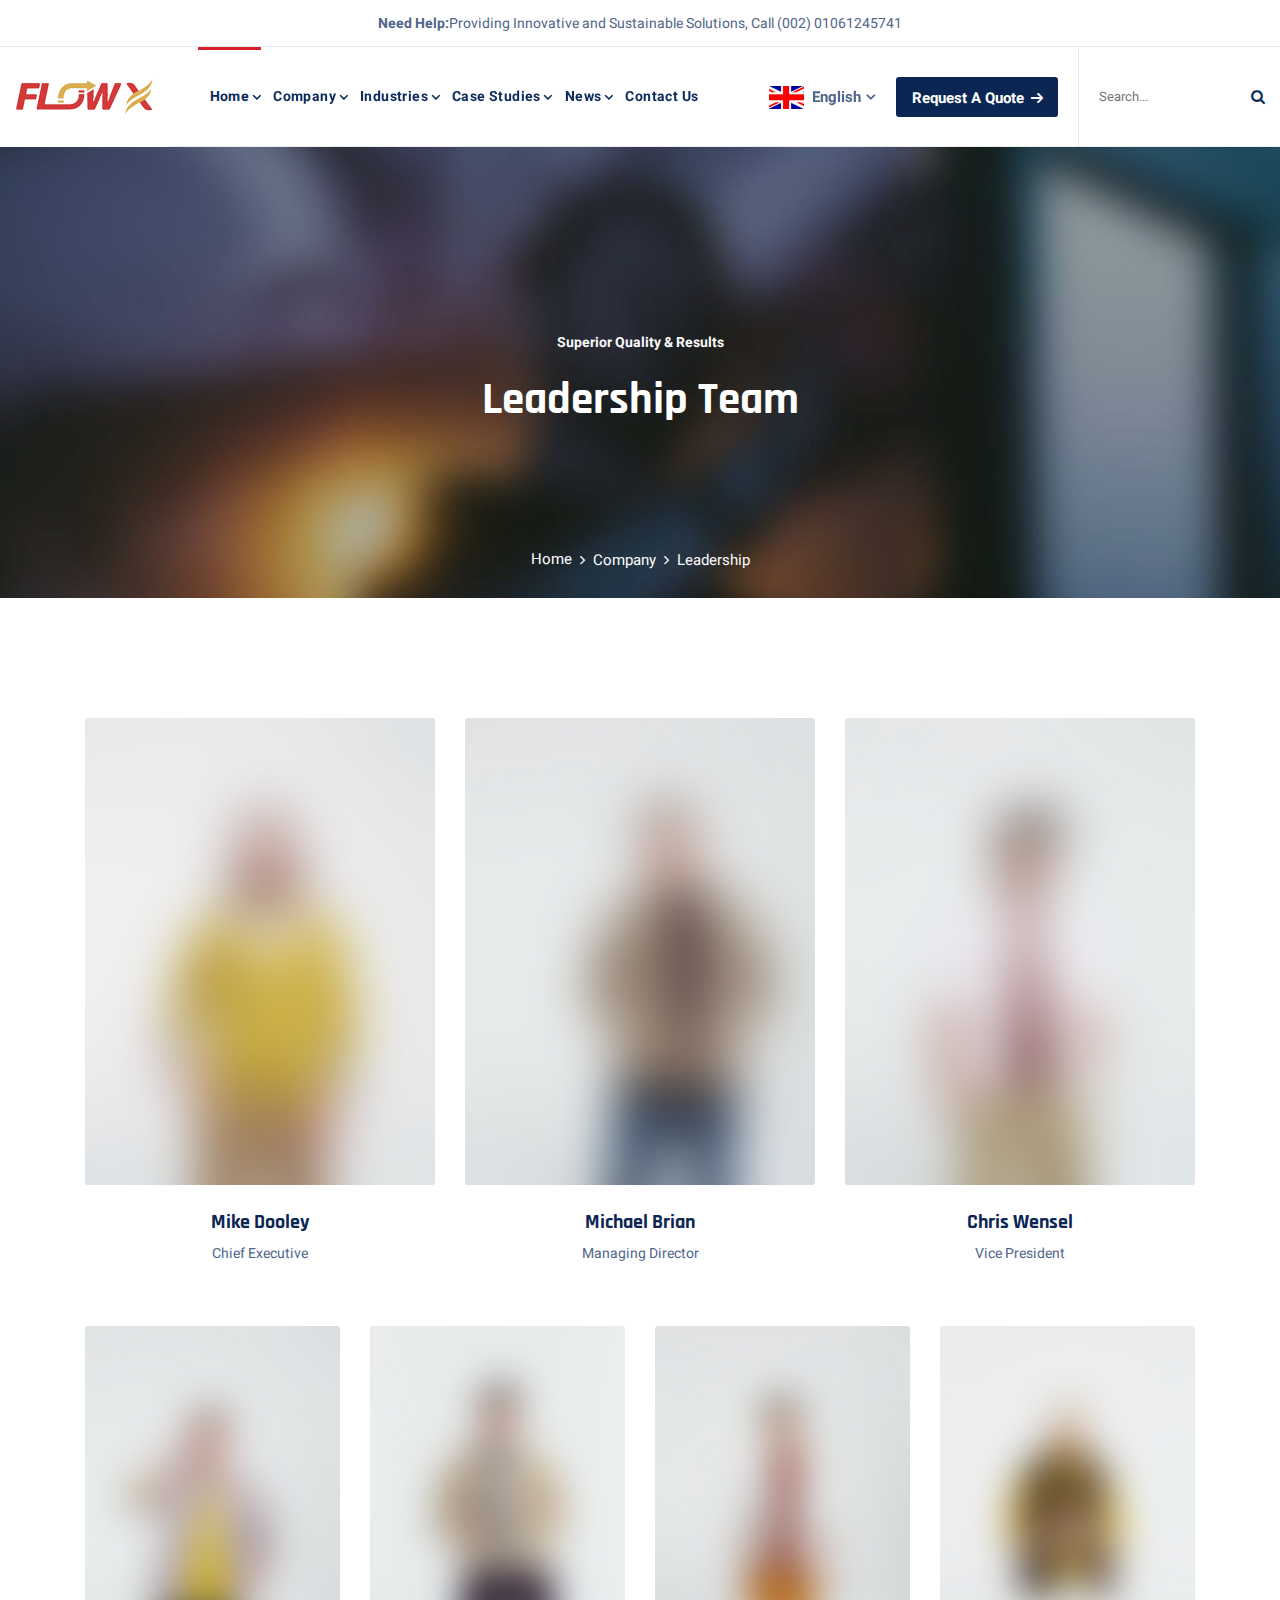
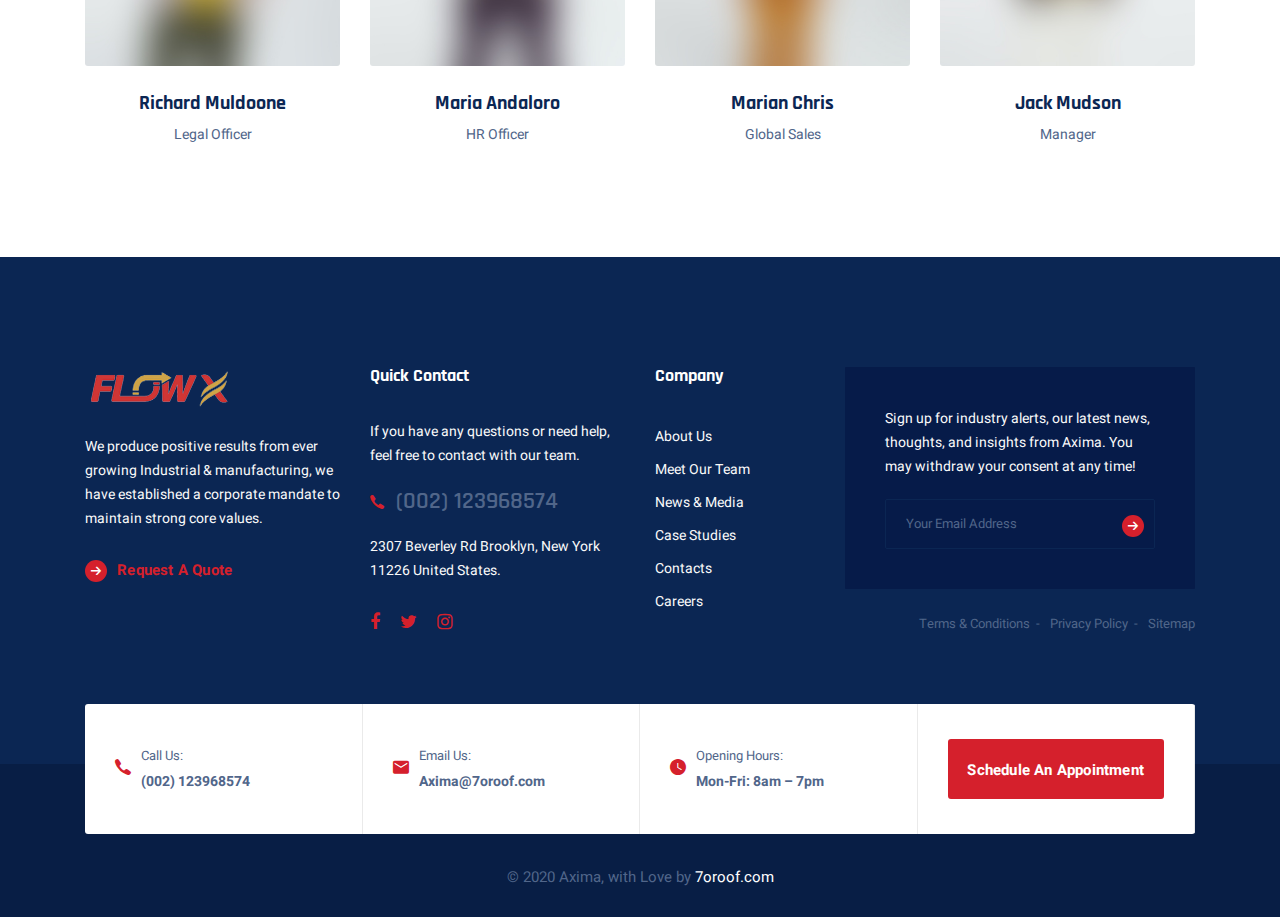
<file: leadership-team.html>
<!DOCTYPE html>
<html lang="en">

<head>
  <meta charset="UTF-8" />
  <meta name="viewport" content="width=device-width, initial-scale=1.0" />
  <meta http-equiv="X-UA-Compatible" content="ie=edge" />
  <meta name="description" content="Axima - Factory and Manufacturing Html Template">
  <link href="assets/images/favicon/favicon.png" rel="icon">
  <title>Axima - Factory and Manufacturing Html Template</title>
  <link rel="stylesheet"
    href="https://fonts.googleapis.com/css?family=Heebo:400,500,700%7cRajdhani:400,500,600,700&display=swap">
  <link rel="stylesheet" href="assets/css/libraries.css">
  <link rel="stylesheet" href="assets/css/style.css">
</head>

<body>
  <div class="wrapper">
    <!-- =========================
        Header
    =========================== -->
    <header id="header" class="header header-layout1">
      <div class="header__promo-text text-center">
        <strong>Need Help:</strong><span>Providing Innovative and Sustainable Solutions, Call (002) 01061245741</span>
      </div><!-- /.header__promo-text -->
      <nav class="navbar navbar-expand-lg sticky-navbar">
        <div class="container-fluid px-0">
          <a class="navbar-brand" href="index.html">
            <img src="assets/images/logo/logo-light.png" class="logo-light" alt="logo">
            <img src="assets/images/logo/logo-dark.png" class="logo-dark" alt="logo">
          </a>
          <button class="navbar-toggler" type="button">
            <span class="menu-lines"><span></span></span>
          </button>
          <div class="collapse navbar-collapse" id="mainNavigation">
            <ul class="navbar-nav mx-auto">
              <li class="nav__item with-dropdown">
                <a href="index.html" class="dropdown-toggle nav__item-link active">Home</a>
                <i class="fa fa-angle-right" data-toggle="dropdown"></i>
                <ul class="dropdown-menu">
                  <li class="nav__item"><a href="index.html" class="nav__item-link">Home Moderm</a></li>
                  <!-- /.nav-item -->
                  <li class="nav__item"><a href="home-classic.html" class="nav__item-link">Home classic</a></li>
                  <!-- /.nav-item -->
                </ul><!-- /.dropdown-menu -->
              </li><!-- /.nav-item -->
              <li class="nav__item with-dropdown">
                <a href="about-us.html" class="dropdown-toggle nav__item-link">Company</a>
                <i class="fa fa-angle-right" data-toggle="dropdown"></i>
                <ul class="dropdown-menu">
                  <li class="nav__item"><a href="about-us.html" class="nav__item-link">About Us</a></li>
                  <!-- /.nav-item -->
                  <li class="nav__item"><a href="why-us.html" class="nav__item-link">Why Choose Us</a></li>
                  <!-- /.nav-item -->
                  <li class="nav__item"><a href="leadership-team.html" class="nav__item-link">Leadership Team</a></li>
                  <!-- /.nav-item -->
                  <li class="nav__item"><a href="awards.html" class="nav__item-link">Award & Recognition</a>
                  </li>
                  <!-- /.nav-item -->
                  <li class="nav__item"><a href="pricing.html" class="nav__item-link">Pricing & Plans</a></li>
                  <!-- /.nav-item -->
                  <li class="nav__item"><a href="faqs.html" class="nav__item-link">Help & FAQs</a></li>
                  <!-- /.nav-item -->
                  <li class="nav__item"><a href="careers.html" class="nav__item-link">careers</a></li>
                  <!-- /.nav-item -->
                </ul><!-- /.dropdown-menu -->
              </li><!-- /.nav-item -->
              <li class="nav__item with-dropdown">
                <a href="Industries-industry-served.html" class="dropdown-toggle nav__item-link">Industries</a>
                <i class="fa fa-angle-right" data-toggle="dropdown"></i>
                <ul class="dropdown-menu wide-dropdown-menu">
                  <li class="nav__item">
                    <div class="row mx-0">
                      <div class="col-sm-6 dropdown-menu-col">
                        <h6>Industries Served</h6>
                        <ul class="nav flex-column">
                          <li class="nav__item"><a class="nav__item-link"
                              href="industries-single-industry.html">Petroleum & Gas</a>
                          </li> <!-- /.nav-item -->
                          <li class="nav__item"><a class="nav__item-link"
                              href="industries-single-industry.html">Construction &
                              Engineering</a>
                          </li> <!-- /.nav-item -->
                          <li class="nav__item"><a class="nav__item-link"
                              href="industries-single-industry.html">Mechanical
                              Engineering</a>
                          </li> <!-- /.nav-item -->
                          <li class="nav__item"><a class="nav__item-link"
                              href="industries-single-industry.html">Industrial
                              Chemicals</a>
                          </li> <!-- /.nav-item -->
                          <li class="nav__item"><a class="nav__item-link"
                              href="industries-single-industry.html">Automotive
                              Manufacturing</a>
                          </li> <!-- /.nav-item -->
                          <li class="nav__item"><a class="nav__item-link" href="industries-single-industry.html">Bridge
                              Construction</a></li>
                          <!-- /.nav-item -->
                        </ul>
                      </div><!-- /.col-sm-6 -->
                      <div class="col-sm-6 dropdown-menu-col">
                        <h6>Industry Sectors</h6>
                        <ul class="nav flex-column">
                          <li class="nav__item"><a class="nav__item-link" href="industries-single-sector.html">Retail &
                              Consumer</a></li> <!-- /.nav-item -->
                          <li class="nav__item"><a class="nav__item-link" href="industries-single-sector.html">Sciences &
                              Healthcare</a></li> <!-- /.nav-item -->
                          <li class="nav__item"><a class="nav__item-link" href="industries-single-sector.html">Industrial &
                              Chemical</a></li> <!-- /.nav-item -->
                          <li class="nav__item"><a class="nav__item-link" href="industries-single-sector.html">Power
                              Generation</a></li> <!-- /.nav-item -->
                          <li class="nav__item"><a class="nav__item-link" href="industries-single-sector.html">Food &
                              Beverage</a></li> <!-- /.nav-item -->
                          <li class="nav__item"><a class="nav__item-link" href="industries-single-sector.html">Oil & Gas</a></li>
                          <!-- /.nav-item -->
                        </ul>
                      </div><!-- /.col-sm-6 -->
                    </div><!-- /.row -->
                  </li><!-- /.nav-item -->
                </ul><!-- /.dropdown-menu -->
              </li><!-- /.nav-item -->
              <li class="nav__item with-dropdown">
                <a href="case-studies-grid.html" class="dropdown-toggle nav__item-link">Case Studies</a>
                <i class="fa fa-angle-right" data-toggle="dropdown"></i>
                <ul class="dropdown-menu">
                  <li class="nav__item"><a href="case-studies-grid.html" class="nav__item-link">Case Studies Grid</a>
                  </li><!-- /.nav-item -->
                  <li class="nav__item"><a href="case-studies-classic.html" class="nav__item-link">Case Studies
                      Classic</a></li><!-- /.nav-item -->
                  <li class="nav__item"><a href="case-studies-single.html" class="nav__item-link">Single Case Study</a>
                  </li><!-- /.nav-item -->
                </ul><!-- /.dropdown-menu -->
              </li><!-- /.nav-item -->
              <li class="nav__item with-dropdown">
                <a href="blog.html" class="dropdown-toggle nav__item-link">News</a>
                <i class="fa fa-angle-right" data-toggle="dropdown"></i>
                <ul class="dropdown-menu">
                  <li class="nav__item"><a href="news.html" class="nav__item-link">Our Blog</a></li>
                  <!-- /.nav-item -->
                  <li class="nav__item"><a href="news-single-post.html" class="nav__item-link">Single Blog Post</a></li>
                  <!-- /.nav-item -->
                </ul><!-- /.dropdown-menu -->
              </li><!-- /.nav-item -->
              <li class="nav__item">
                <a href="contacs.html" class="nav__item-link">Contact Us</a>
              </li><!-- /.nav-item -->
            </ul><!-- /.navbar-nav -->
          </div><!-- /.navbar-collapse -->
          <div class="navbar-modules">
            <ul class="list-unstyled d-flex align-items-center modules__btns-list">
              <li>
                <div class="dropdown dropdown__lang">
                  <button class="dropdown-toggle" id="langDrobdown" data-toggle="dropdown">
                    <img src="assets/images/flags/en.png" alt="en"><span>English</span>
                  </button>
                  <div class="dropdown-menu" aria-labelledby="langDrobdown">
                    <a class="dropdown-item" href="#">
                      <img src="assets/images/flags/fr.png" alt="fr"><span>France</span>
                    </a>
                    <a class="dropdown-item" href="#">
                      <img src="assets/images/flags/gr.png" alt="gr"><span>germany</span>
                    </a>
                  </div>
                </div>
              </li>
              <li class="d-none d-xl-block">
                <a href="request-quote.html" class="btn btn__secondary module__btn-request">
                  <span>Request A Quote</span><i class="icon-arrow-right"></i>
                </a>
              </li>
              <li class="d-none d-lg-block">
                <form class="header__search-form">
                  <input type="text" class="search__input" placeholder="Search...">
                  <button><i class="fa fa-search"></i></button>
                </form>
              </li>
            </ul><!-- /.modules-wrapper -->
          </div><!-- /.navbar-modules -->
        </div><!-- /.container -->
      </nav><!-- /.navabr -->
    </header><!-- /.Header -->

    <!-- ========================
       page title 
    =========================== -->
    <section id="pageTitle" class="page-title page-title-layout3 bg-overlay bg-overlay-3 bg-parallax text-center">
      <div class="bg-img"><img src="assets/images/page-titles/3.jpg" alt="background"></div>
      <div class="container">
        <div class="row">
          <div class="col-sm-12 col-md-12 col-lg-8 offset-lg-2">
            <span class="pagetitle__subheading">Superior Quality & Results</span>
            <h1 class="pagetitle__heading">Leadership Team</h1>
            <nav aria-label="breadcrumb">
              <ol class="breadcrumb justify-content-center">
                <li class="breadcrumb-item"><a href="#">Home</a></li>
                <li class="breadcrumb-item"><a href="#">Company</a></li>
                <li class="breadcrumb-item active" aria-current="page">Leadership</li>
              </ol>
            </nav>
          </div><!-- /.col-lg-8 -->
        </div><!-- /.row -->
      </div><!-- /.container -->
    </section><!-- /.page-title -->

    <!-- ========================
        Team
    ========================== -->
    <section id="team" class="team  text-center pt-120 pb-50">
      <div class="container">
        <div class="row">
          <!-- Member #1 -->
          <div class="col-sm-6 col-md-4 col-lg-4">
            <div class="member">
              <div class="member__img">
                <img src="assets/images/team/1.jpg" alt="member img">
                <div class="member__hover">
                  <div class="member__content-inner">
                    <ul class="social__icons  justify-content-center list-unstyled">
                      <li><a href="#"><i class="fa fa-facebook"></i></a></li>
                      <li><a href="#"><i class="fa fa-instagram"></i></a></li>
                      <li><a href="#"><i class="fa fa-twitter"></i></a></li>
                    </ul><!-- /.social-icons -->
                  </div><!-- /.member-content-inner -->
                </div><!-- /.member-hover -->
              </div><!-- /.member-img -->
              <div class="member__info">
                <h5 class="member__name">Mike Dooley</h5>
                <p class="member__desc">Chief Executive</p>
              </div><!-- /.member-info -->
            </div><!-- /.member -->
          </div><!-- /.col-lg-4 -->
          <!-- Member #2 -->
          <div class="col-sm-6 col-md-4 col-lg-4">
            <div class="member">
              <div class="member__img">
                <img src="assets/images/team/2.jpg" alt="member img">
                <div class="member__hover">
                  <div class="member__content-inner">
                    <ul class="social__icons justify-content-center list-unstyled">
                      <li><a href="#"><i class="fa fa-facebook"></i></a></li>
                      <li><a href="#"><i class="fa fa-instagram"></i></a></li>
                      <li><a href="#"><i class="fa fa-twitter"></i></a></li>
                    </ul><!-- /.social-icons -->
                  </div><!-- /.member-content-inner -->
                </div><!-- /.member-hover -->
              </div><!-- /.member-img -->
              <div class="member__info">
                <h5 class="member__name">Michael Brian</h5>
                <p class="member__desc">Managing Director</p>
              </div><!-- /.member-info -->
            </div><!-- /.member -->
          </div><!-- /.col-lg-4 -->
          <!-- Member #3 -->
          <div class="col-sm-6 col-md-4 col-lg-4">
            <div class="member">
              <div class="member__img">
                <img src="assets/images/team/3.jpg" alt="member img">
                <div class="member__hover">
                  <div class="member__content-inner">
                    <ul class="social__icons justify-content-center list-unstyled">
                      <li><a href="#"><i class="fa fa-facebook"></i></a></li>
                      <li><a href="#"><i class="fa fa-instagram"></i></a></li>
                      <li><a href="#"><i class="fa fa-twitter"></i></a></li>
                    </ul><!-- /.social-icons -->
                  </div><!-- /.member-content-inner -->
                </div><!-- /.member-hover -->
              </div><!-- /.member-img -->
              <div class="member__info">
                <h5 class="member__name">Chris Wensel</h5>
                <p class="member__desc">Vice President</p>
              </div><!-- /.member-info -->
            </div><!-- /.member -->
          </div><!-- /.col-lg-4 -->
          <!-- Member #4 -->
          <div class="col-sm-6 col-md-6 col-lg-3">
            <div class="member">
              <div class="member__img">
                <img src="assets/images/team/4.jpg" alt="member img">
                <div class="member__hover">
                  <div class="member__content-inner">
                    <ul class="social__icons justify-content-center list-unstyled">
                      <li><a href="#"><i class="fa fa-facebook"></i></a></li>
                      <li><a href="#"><i class="fa fa-instagram"></i></a></li>
                      <li><a href="#"><i class="fa fa-twitter"></i></a></li>
                    </ul><!-- /.social-icons -->
                  </div><!-- /.member-content-inner -->
                </div><!-- /.member-hover -->
              </div><!-- /.member-img -->
              <div class="member__info">
                <h5 class="member__name">Richard Muldoone</h5>
                <p class="member__desc">Legal Officer</p>
              </div><!-- /.member-info -->
            </div><!-- /.member -->
          </div><!-- /.col-lg-3 -->
          <!-- Member #5 -->
          <div class="col-sm-6 col-md-6 col-lg-3">
            <div class="member">
              <div class="member__img">
                <img src="assets/images/team/5.jpg" alt="member img">
                <div class="member__hover">
                  <div class="member__content-inner">
                    <ul class="social__icons  justify-content-center list-unstyled">
                      <li><a href="#"><i class="fa fa-facebook"></i></a></li>
                      <li><a href="#"><i class="fa fa-instagram"></i></a></li>
                      <li><a href="#"><i class="fa fa-twitter"></i></a></li>
                    </ul><!-- /.social-icons -->
                  </div><!-- /.member-content-inner -->
                </div><!-- /.member-hover -->
              </div><!-- /.member-img -->
              <div class="member__info">
                <h5 class="member__name">Maria Andaloro</h5>
                <p class="member__desc">HR Officer</p>
              </div><!-- /.member-info -->
            </div><!-- /.member -->
          </div><!-- /.col-lg-3 -->
          <!-- Member #6 -->
          <div class="col-sm-6 col-md-6 col-lg-3">
            <div class="member">
              <div class="member__img">
                <img src="assets/images/team/6.jpg" alt="member img">
                <div class="member__hover">
                  <div class="member__content-inner">
                    <ul class="social__icons justify-content-center list-unstyled">
                      <li><a href="#"><i class="fa fa-facebook"></i></a></li>
                      <li><a href="#"><i class="fa fa-instagram"></i></a></li>
                      <li><a href="#"><i class="fa fa-twitter"></i></a></li>
                    </ul><!-- /.social-icons -->
                  </div><!-- /.member-content-inner -->
                </div><!-- /.member-hover -->
              </div><!-- /.member-img -->
              <div class="member__info">
                <h5 class="member__name">Marian Chris</h5>
                <p class="member__desc">Global Sales</p>
              </div><!-- /.member-info -->
            </div><!-- /.member -->
          </div><!-- /.col-lg-3 -->
          <!-- Member #7 -->
          <div class="col-sm-6 col-md-6 col-lg-3">
            <div class="member">
              <div class="member__img">
                <img src="assets/images/team/7.jpg" alt="member img">
                <div class="member__hover">
                  <div class="member__content-inner">
                    <ul class="social__icons justify-content-center list-unstyled">
                      <li><a href="#"><i class="fa fa-facebook"></i></a></li>
                      <li><a href="#"><i class="fa fa-instagram"></i></a></li>
                      <li><a href="#"><i class="fa fa-twitter"></i></a></li>
                    </ul><!-- /.social-icons -->
                  </div><!-- /.member-content-inner -->
                </div><!-- /.member-hover -->
              </div><!-- /.member-img -->
              <div class="member__info">
                <h5 class="member__name">Jack Mudson</h5>
                <p class="member__desc">Manager</p>
              </div><!-- /.member-info -->
            </div><!-- /.member -->
          </div><!-- /.col-lg-3 -->
        </div> <!-- /.row -->
      </div><!-- /.container -->
    </section><!-- /.team end  -->


    <!-- ========================
      Footer
    ========================== -->
    <footer id="footer" class="footer">
      <div class="footer-top">
        <div class="container">
          <div class="row">
            <div class="col-sm-12 col-md-12 col-lg-3 footer__widget footer__widget-about mb-30">
              <div class="footer__widget-content">
                <img src="assets/images/logo/logo-footer.png" alt="logo">
                <p>We produce positive results from ever growing Industrial & manufacturing, we have established a
                  corporate mandate to maintain strong core values.</p>
                <a href="#" class="btn btn__primary btn__link btn__hover2">
                  <i class="icon-arrow-right arrow-rounded"></i>
                  <span>Request A Quote</span>
                </a>
              </div>
            </div><!-- /.col-lg-4 -->
            <div class="col-sm-6 col-md-6 col-lg-3 footer__widget footer__widget-text">
              <h6 class="footer__widget-title">Quick Contact</h6>
              <div class="footer__widget-content">
                <p>If you have any questions or need help, feel free to contact with our team.</p>
                <a href="tel:00123968574" class="phone-link">
                  <i class="icon-phone"></i><span>(002) 123968574</span>
                </a>
                <p>2307 Beverley Rd Brooklyn, New York 11226 United States.</p>
                <ul class="social__icons list-unstyled mt-30 mb-30">
                  <li><a href="#"><i class="fa fa-facebook"></i></a></li>
                  <li><a href="#"><i class="fa fa-twitter"></i></a></li>
                  <li><a href="#"><i class="fa fa-instagram"></i></a></li>
                </ul>
              </div><!-- /.footer-widget-content -->
            </div><!-- /.col-lg-3 -->
            <div class="col-sm-6 col-md-6 col-lg-2 footer__widget footer__widget-nav">
              <h6 class="footer__widget-title">Company</h6>
              <div class="footer__widget-content">
                <nav>
                  <ul class="list-unstyled">
                    <li><a href="#">About Us</a></li>
                    <li><a href="#">Meet Our Team</a></li>
                    <li><a href="#">News & Media</a></li>
                    <li><a href="#">Case Studies</a></li>
                    <li><a href="#">Contacts</a></li>
                    <li><a href="#">Careers</a></li>
                  </ul>
                </nav>
              </div><!-- /.footer-widget-content -->
            </div><!-- /.col-lg-2 -->
            <div class="col-12 col-sm-12 col-md-12 col-lg-4 footer__widget footer__widget-newsletter">
              <div class="footer__widget-content">
                <p>Sign up for industry alerts, our latest news, thoughts, and insights from Axima. You may withdraw
                  your consent at any time!</p>
                <form class="widget__newsletter-form">
                  <div class="form-group mb-0">
                    <input type="text" class="form-control" placeholder="Your Email Address">
                    <button type="submit" class="btn">
                      <i class="icon-arrow-right arrow-rounded"></i>
                    </button>
                  </div>
                </form>
              </div><!-- /.footer-widget-content -->
              <nav>
                <ul class="footer__sitemap-links list-unstyled d-flex justify-content-end flex-wrap">
                  <li><a href="#">Terms & Conditions </a></li>
                  <li><a href="#">Privacy Policy</a></li>
                  <li><a href="#">Sitemap</a></li>
                </ul><!-- /.footer__sitemap-links -->
              </nav>
            </div><!-- /.col-lg-4 -->
          </div><!-- /.row -->
        </div><!-- /.container -->
      </div><!-- /.footer-top -->
      <div class="footer-bottom">
        <div class="container">
          <div class="row">
            <div class="col-sm-12 col-md-12 col-lg-12">
              <div class="footer__contact">
                <div class="footer__contact-item">
                  <div class="footer__contact-item-icon">
                    <i class="icon-phone"></i>
                  </div><!-- /.footer__contact-item-icon -->
                  <div class="footer__contact-item-text">
                    <span>Call Us:</span>
                    <strong><a href="tel:00123968574">(002) 123968574</a></strong>
                  </div><!-- /.footer__contact-item-text -->
                </div><!-- /.footer__contact-item -->
                <div class="footer__contact-item">
                  <div class="footer__contact-item-icon">
                    <i class="icon-envelope"></i>
                  </div><!-- /.footer__contact-item-icon -->
                  <div class="footer__contact-item-text">
                    <span>Email Us:</span>
                    <strong><a href="mailto:axima@7oroof.com">Axima@7oroof.com</a></strong>
                  </div><!-- /.footer__contact-item-text -->
                </div><!-- /.footer__contact-item -->
                <div class="footer__contact-item">
                  <div class="footer__contact-item-icon">
                    <i class="icon-clock"></i>
                  </div><!-- /.footer__contact-item-icon -->
                  <div class="footer__contact-item-text">
                    <span>Opening Hours:</span>
                    <strong>Mon-Fri: 8am – 7pm</strong>
                  </div><!-- /.footer__contact-item-text -->
                </div><!-- /.footer__contact-item -->
                <div class="footer__contact-item">
                  <a href="#" class="btn btn__block btn__primary">Schedule An Appointment</a>
                </div><!-- /.footer__contact-item -->
              </div><!-- /.footer__contact -->
              <div class="footer__copyright text-center">
                <span> &copy; 2020 Axima, with Love by
                  <a href="http://themeforest.net/user/7oroof">7oroof.com</a>
                </span>
              </div><!-- /.Footer-copyright -->
            </div><!-- /.col-lg-12 -->
          </div><!-- /.row -->
        </div><!-- /.container -->
      </div><!-- /.Footer-bottom -->
    </footer><!-- /.Footer -->
    <button id="scrollTopBtn"><i class="fa fa-long-arrow-up"></i></button>
  </div><!-- /.wrapper -->

  <script src="assets/js/jquery-3.3.1.min.js"></script>
  <script src="assets/js/plugins.js"></script>
  <script src="assets/js/main.js"></script>
</body>

</html>
</file>
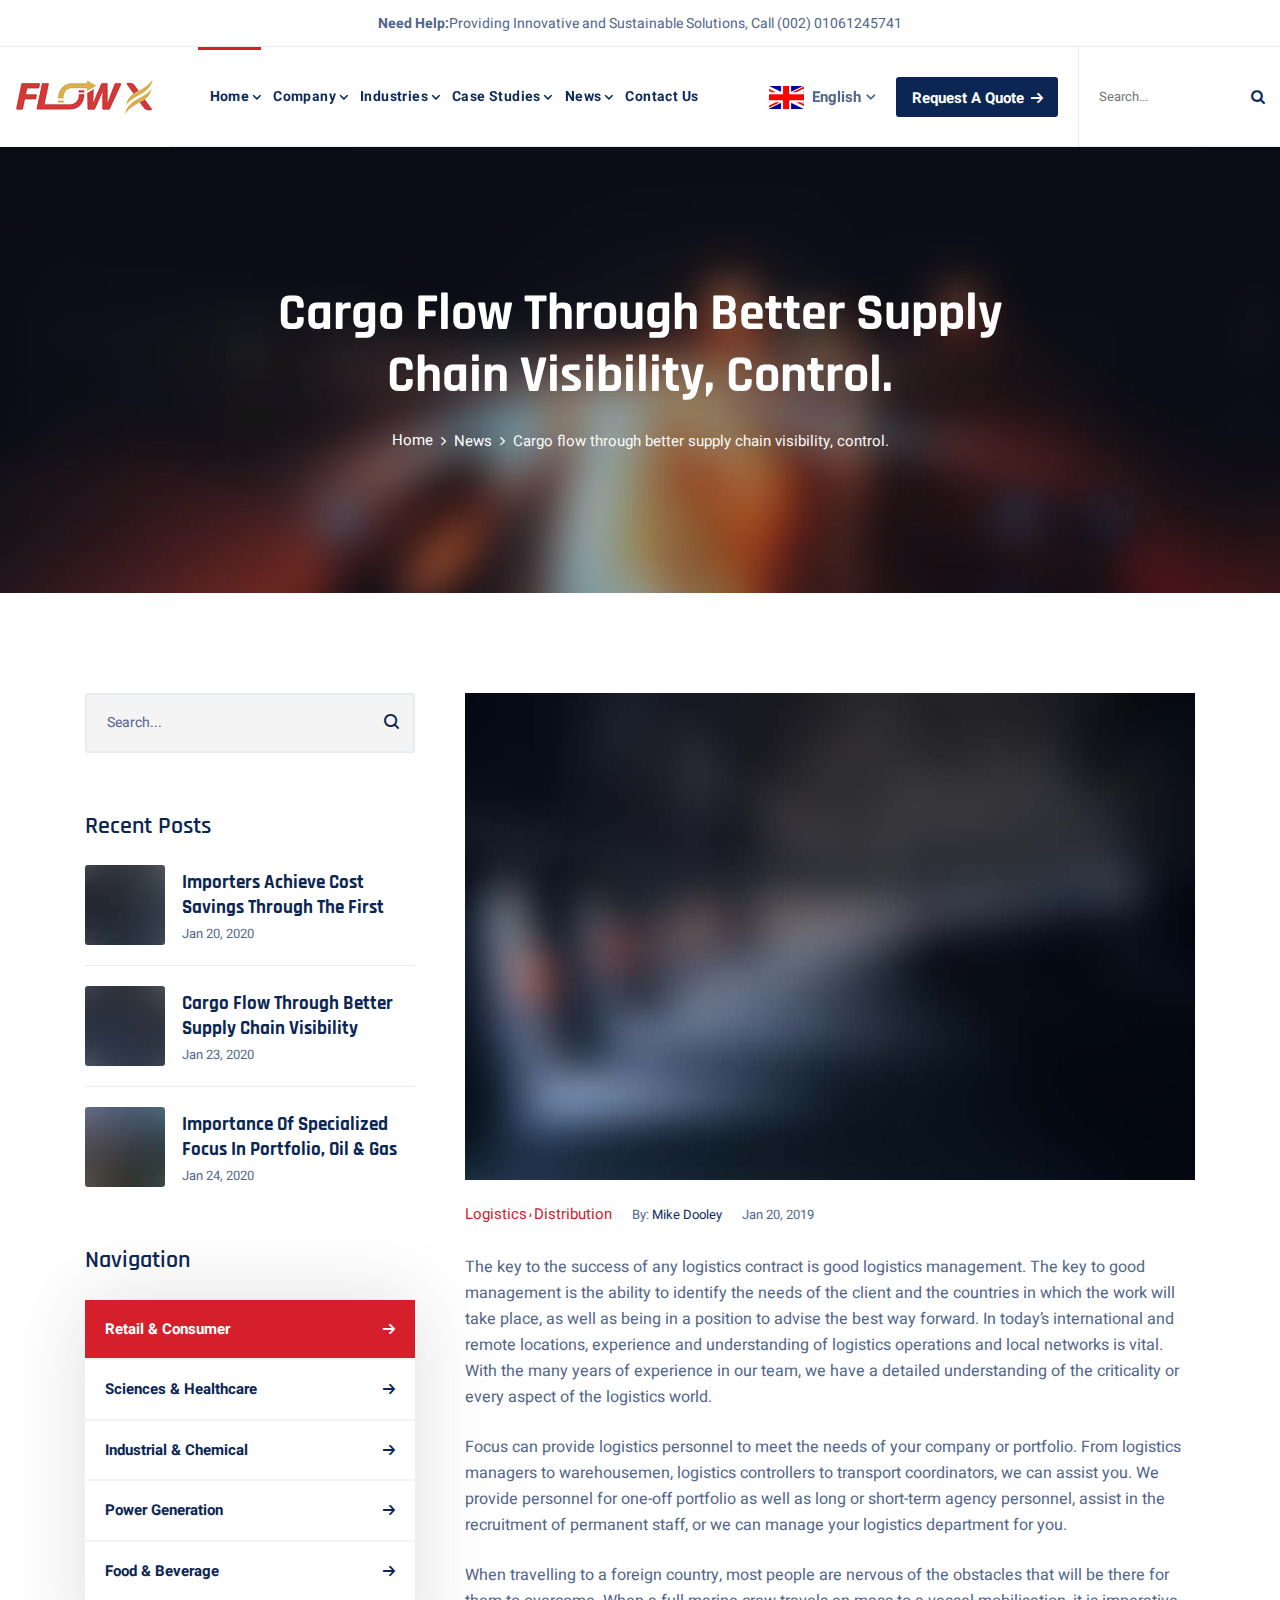
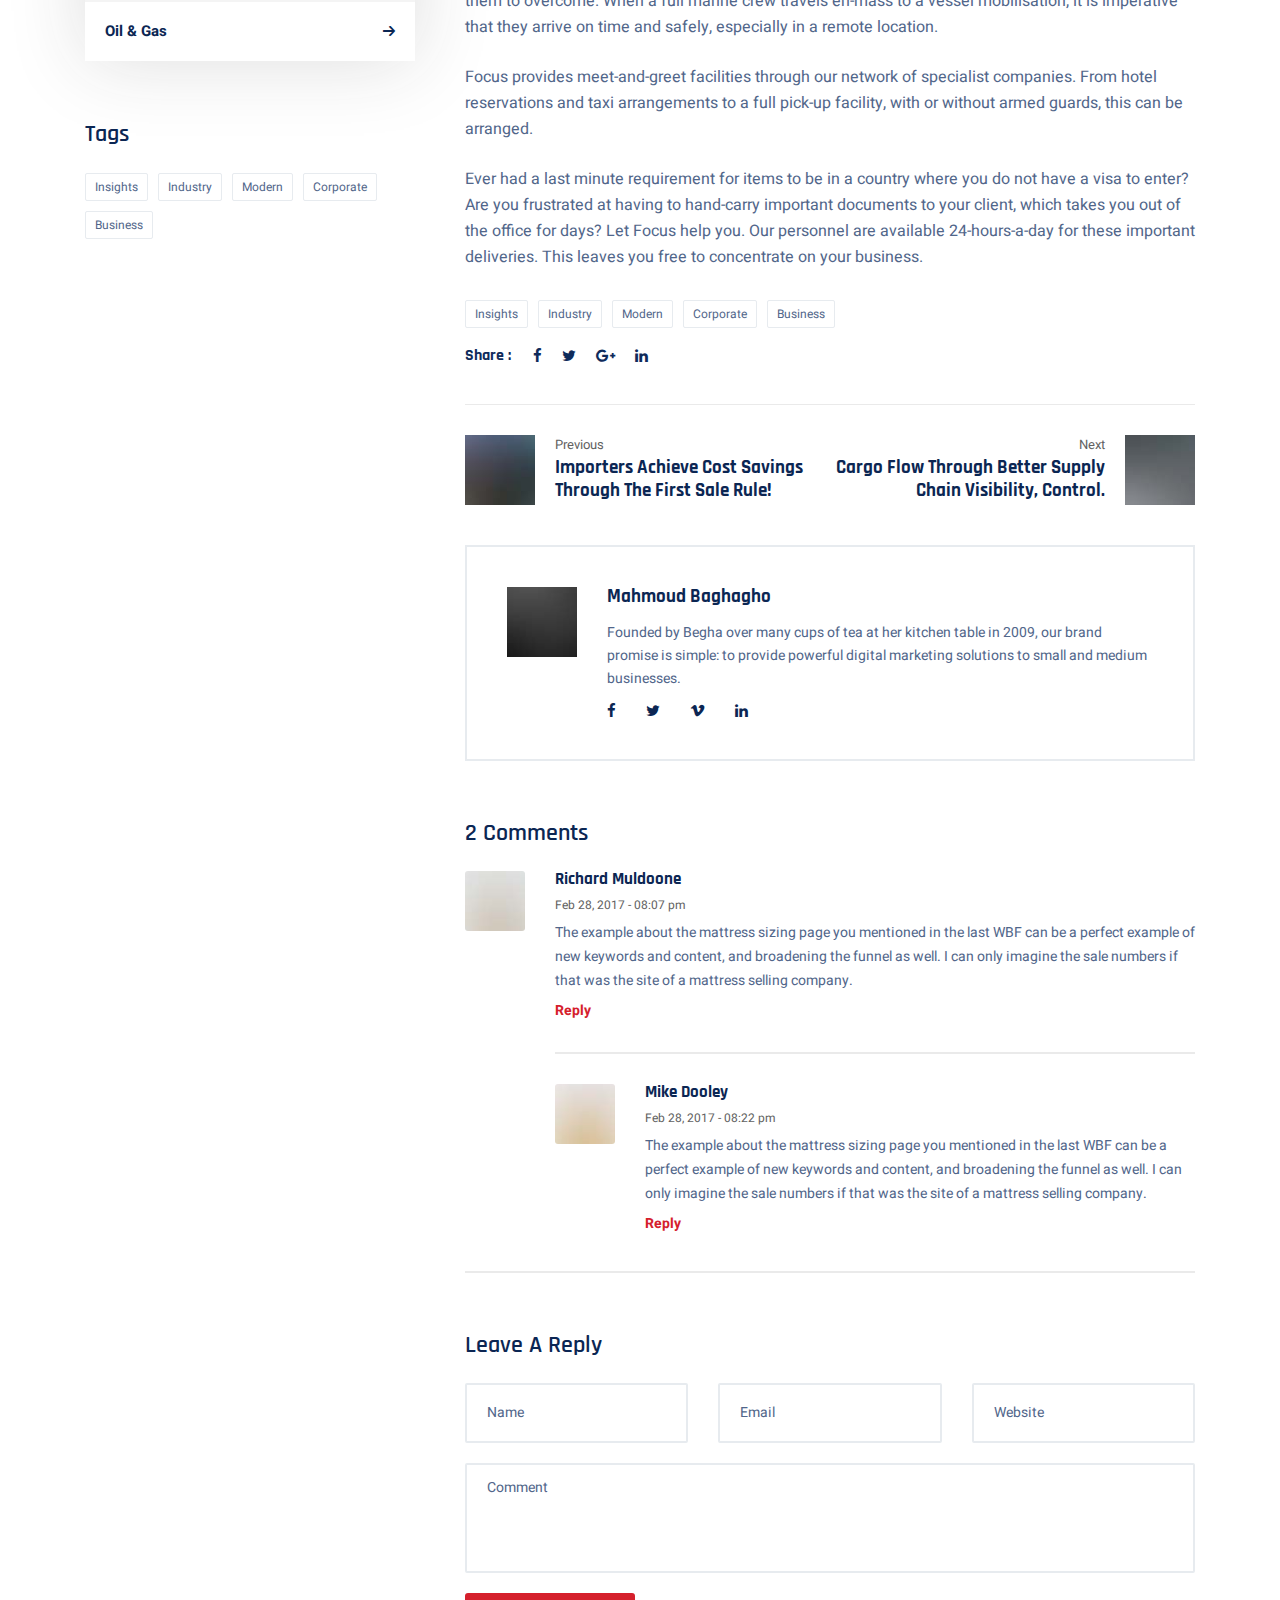
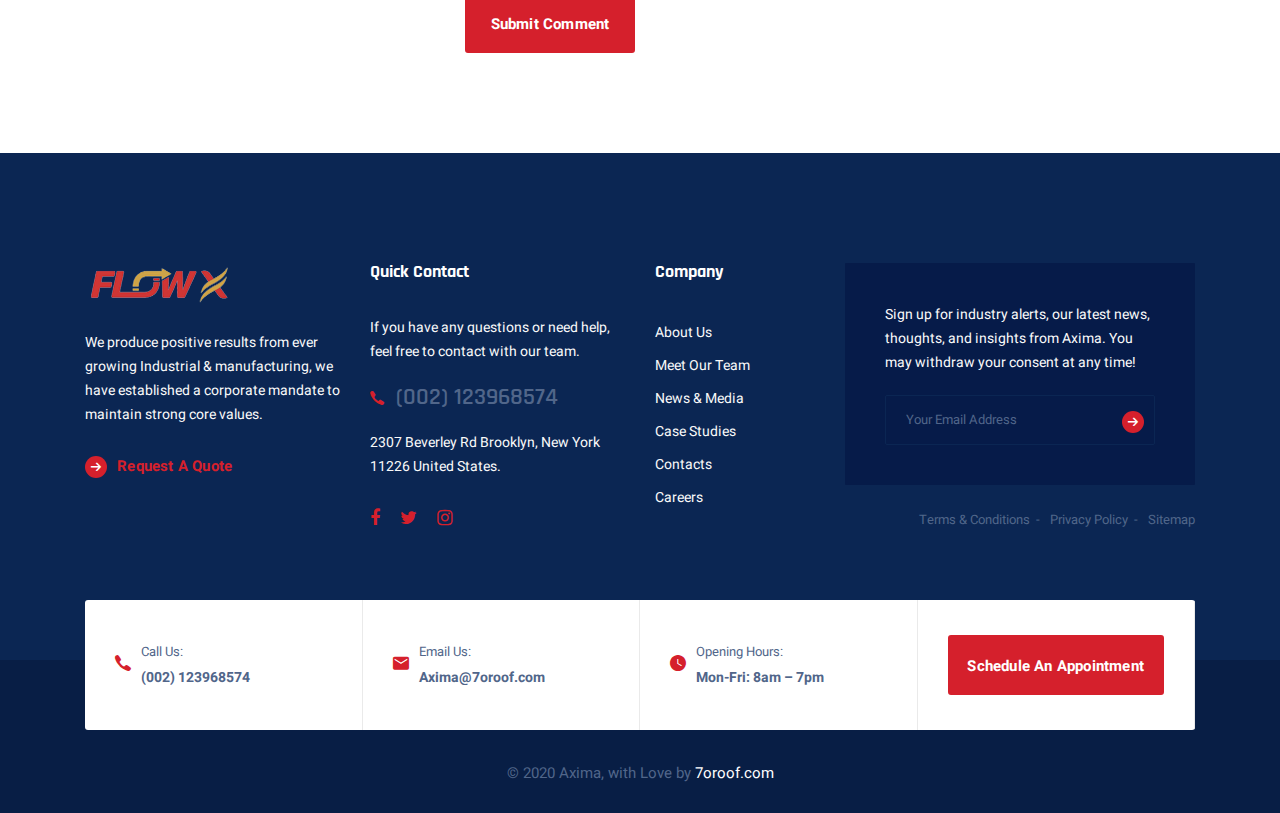
<file: news-single-post.html>
<!DOCTYPE html>
<html lang="en">

<head>
  <meta charset="UTF-8" />
  <meta name="viewport" content="width=device-width, initial-scale=1.0" />
  <meta http-equiv="X-UA-Compatible" content="ie=edge" />
  <meta name="description" content="Axima - Factory and Manufacturing Html Template">
  <link href="assets/images/favicon/favicon.png" rel="icon">
  <title>Axima - Factory and Manufacturing Html Template</title>
  <link rel="stylesheet"
    href="https://fonts.googleapis.com/css?family=Heebo:400,500,700%7cRajdhani:400,500,600,700&display=swap">
  <link rel="stylesheet" href="assets/css/libraries.css">
  <link rel="stylesheet" href="assets/css/style.css">
</head>

<body>
  <div class="wrapper">
    <!-- =========================
        Header
    =========================== -->
    <header id="header" class="header header-layout1">
      <div class="header__promo-text text-center">
        <strong>Need Help:</strong><span>Providing Innovative and Sustainable Solutions, Call (002) 01061245741</span>
      </div><!-- /.header__promo-text -->
      <nav class="navbar navbar-expand-lg sticky-navbar">
        <div class="container-fluid px-0">
          <a class="navbar-brand" href="index.html">
            <img src="assets/images/logo/logo-light.png" class="logo-light" alt="logo">
            <img src="assets/images/logo/logo-dark.png" class="logo-dark" alt="logo">
          </a>
          <button class="navbar-toggler" type="button">
            <span class="menu-lines"><span></span></span>
          </button>
          <div class="collapse navbar-collapse" id="mainNavigation">
            <ul class="navbar-nav mx-auto">
              <li class="nav__item with-dropdown">
                <a href="index.html" class="dropdown-toggle nav__item-link active">Home</a>
                <i class="fa fa-angle-right" data-toggle="dropdown"></i>
                <ul class="dropdown-menu">
                  <li class="nav__item"><a href="index.html" class="nav__item-link">Home Main</a></li>
                  <!-- /.nav-item -->
                  <li class="nav__item"><a href="home-classic.html" class="nav__item-link">Home classic</a></li>
                  <!-- /.nav-item -->
                </ul><!-- /.dropdown-menu -->
              </li><!-- /.nav-item -->
              <li class="nav__item with-dropdown">
                <a href="about-us.html" class="dropdown-toggle nav__item-link">Company</a>
                <i class="fa fa-angle-right" data-toggle="dropdown"></i>
                <ul class="dropdown-menu">
                  <li class="nav__item"><a href="about-us.html" class="nav__item-link">About Us</a></li>
                  <!-- /.nav-item -->
                  <li class="nav__item"><a href="why-us.html" class="nav__item-link">Why Choose Us</a></li>
                  <!-- /.nav-item -->
                  <li class="nav__item"><a href="leadership-team.html" class="nav__item-link">Leadership Team</a></li>
                  <!-- /.nav-item -->
                  <li class="nav__item"><a href="awards.html" class="nav__item-link">Award & Recognition</a>
                  </li>
                  <!-- /.nav-item -->
                  <li class="nav__item"><a href="pricing.html" class="nav__item-link">Pricing & Plans</a></li>
                  <!-- /.nav-item -->
                  <li class="nav__item"><a href="faqs.html" class="nav__item-link">Help & FAQs</a></li>
                  <!-- /.nav-item -->
                  <li class="nav__item"><a href="careers.html" class="nav__item-link">careers</a></li>
                  <!-- /.nav-item -->
                </ul><!-- /.dropdown-menu -->
              </li><!-- /.nav-item -->
              <li class="nav__item with-dropdown">
                <a href="Industries-industry-served.html" class="dropdown-toggle nav__item-link">Industries</a>
                <i class="fa fa-angle-right" data-toggle="dropdown"></i>
                <ul class="dropdown-menu wide-dropdown-menu">
                  <li class="nav__item">
                    <div class="row mx-0">
                      <div class="col-sm-6 dropdown-menu-col">
                        <h6>Industries Served</h6>
                        <ul class="nav flex-column">
                          <li class="nav__item"><a class="nav__item-link"
                              href="industries-single-industry.html">Petroleum & Gas</a>
                          </li> <!-- /.nav-item -->
                          <li class="nav__item"><a class="nav__item-link"
                              href="industries-single-industry.html">Construction &
                              Engineering</a>
                          </li> <!-- /.nav-item -->
                          <li class="nav__item"><a class="nav__item-link"
                              href="industries-single-industry.html">Mechanical
                              Engineering</a>
                          </li> <!-- /.nav-item -->
                          <li class="nav__item"><a class="nav__item-link"
                              href="industries-single-industry.html">Industrial
                              Chemicals</a>
                          </li> <!-- /.nav-item -->
                          <li class="nav__item"><a class="nav__item-link"
                              href="industries-single-industry.html">Automotive
                              Manufacturing</a>
                          </li> <!-- /.nav-item -->
                          <li class="nav__item"><a class="nav__item-link" href="industries-single-industry.html">Bridge
                              Construction</a></li>
                          <!-- /.nav-item -->
                        </ul>
                      </div><!-- /.col-sm-6 -->
                      <div class="col-sm-6 dropdown-menu-col">
                        <h6>Industry Sectors</h6>
                        <ul class="nav flex-column">
                          <li class="nav__item"><a class="nav__item-link" href="industries-single-sector.html">Retail &
                              Consumer</a></li> <!-- /.nav-item -->
                          <li class="nav__item"><a class="nav__item-link" href="industries-single-sector.html">Sciences
                              &
                              Healthcare</a></li> <!-- /.nav-item -->
                          <li class="nav__item"><a class="nav__item-link"
                              href="industries-single-sector.html">Industrial &
                              Chemical</a></li> <!-- /.nav-item -->
                          <li class="nav__item"><a class="nav__item-link" href="industries-single-sector.html">Power
                              Generation</a></li> <!-- /.nav-item -->
                          <li class="nav__item"><a class="nav__item-link" href="industries-single-sector.html">Food &
                              Beverage</a></li> <!-- /.nav-item -->
                          <li class="nav__item"><a class="nav__item-link" href="industries-single-sector.html">Oil &
                              Gas</a></li>
                          <!-- /.nav-item -->
                        </ul>
                      </div><!-- /.col-sm-6 -->
                    </div><!-- /.row -->
                  </li><!-- /.nav-item -->
                </ul><!-- /.dropdown-menu -->
              </li><!-- /.nav-item -->
              <li class="nav__item with-dropdown">
                <a href="case-studies-grid.html" class="dropdown-toggle nav__item-link">Case Studies</a>
                <i class="fa fa-angle-right" data-toggle="dropdown"></i>
                <ul class="dropdown-menu">
                  <li class="nav__item"><a href="case-studies-grid.html" class="nav__item-link">Case Studies Grid</a>
                  </li><!-- /.nav-item -->
                  <li class="nav__item"><a href="case-studies-classic.html" class="nav__item-link">Case Studies
                      Classic</a></li><!-- /.nav-item -->
                  <li class="nav__item"><a href="case-studies-single.html" class="nav__item-link">Single Case Study</a>
                  </li><!-- /.nav-item -->
                </ul><!-- /.dropdown-menu -->
              </li><!-- /.nav-item -->
              <li class="nav__item with-dropdown">
                <a href="blog.html" class="dropdown-toggle nav__item-link">News</a>
                <i class="fa fa-angle-right" data-toggle="dropdown"></i>
                <ul class="dropdown-menu">
                  <li class="nav__item"><a href="news.html" class="nav__item-link">Our Blog</a></li>
                  <!-- /.nav-item -->
                  <li class="nav__item"><a href="news-single-post.html" class="nav__item-link">Single Blog Post</a></li>
                  <!-- /.nav-item -->
                </ul><!-- /.dropdown-menu -->
              </li><!-- /.nav-item -->
              <li class="nav__item">
                <a href="contacs.html" class="nav__item-link">Contact Us</a>
              </li><!-- /.nav-item -->
            </ul><!-- /.navbar-nav -->
          </div><!-- /.navbar-collapse -->
          <div class="navbar-modules">
            <ul class="list-unstyled d-flex align-items-center modules__btns-list">
              <li>
                <div class="dropdown dropdown__lang">
                  <button class="dropdown-toggle" id="langDrobdown" data-toggle="dropdown">
                    <img src="assets/images/flags/en.png" alt="en"><span>English</span>
                  </button>
                  <div class="dropdown-menu" aria-labelledby="langDrobdown">
                    <a class="dropdown-item" href="#">
                      <img src="assets/images/flags/fr.png" alt="fr"><span>France</span>
                    </a>
                    <a class="dropdown-item" href="#">
                      <img src="assets/images/flags/gr.png" alt="gr"><span>germany</span>
                    </a>
                  </div>
                </div>
              </li>
              <li class="d-none d-lg-block">
                <a href="request-quote.html" class="btn btn__secondary module__btn-request">
                  <span>Request A Quote</span><i class="icon-arrow-right"></i>
                </a>
              </li>
              <li class="d-none d-lg-block">
                <form class="header__search-form">
                  <input type="text" class="search__input" placeholder="Search...">
                  <button><i class="fa fa-search"></i></button>
                </form>
              </li>
            </ul><!-- /.modules-wrapper -->
          </div><!-- /.navbar-modules -->
        </div><!-- /.container -->
      </nav><!-- /.navabr -->
    </header><!-- /.Header -->

    <!-- ========================
       page title 
    =========================== -->
    <section id="page-title" class="page-title page-title-layout11 text-center bg-overlay bg-overlay-3 bg-parallax">
      <div class="bg-img"><img src="assets/images/page-titles/14.jpg" alt="background"></div>
      <div class="container">
        <div class="row">
          <div class="col-sm-12 col-md-12 col-lg-8 offset-lg-2">
            <h1 class="pagetitle__heading">Cargo flow through better supply chain visibility, control.</h1>
            <nav aria-label="breadcrumb">
              <ol class="breadcrumb justify-content-center">
                <li class="breadcrumb-item"><a href="#">Home</a></li>
                <li class="breadcrumb-item"><a href="#">News</a></li>
                <li class="breadcrumb-item active" aria-current="page">Cargo flow through better supply chain
                  visibility, control. </li>
              </ol>
            </nav>
          </div><!-- /.col-lg-8 -->
        </div><!-- /.row -->
      </div><!-- /.container -->
    </section><!-- /.page-title -->

    <!-- ======================
      Blog Single
    ========================= -->
    <section id="blogSingle" class="blog blog-single pb-40">
      <div class="container">
        <div class="row">
          <div class="col-sm-12 col-md-12 col-lg-4">
            <aside class="sidebar mb-30">
              <div class="widget widget-search">
                <div class="widget__content">
                  <form class="widget__form-search">
                    <input type="text" class="form-control" placeholder="Search...">
                    <button class="btn" type="submit"><i class="icon-search"></i></button>
                  </form>
                </div><!-- /.widget-content -->
              </div><!-- /.widget-search -->
              <div class="widget widget-posts">
                <h5 class="widget__title">Recent Posts</h5>
                <div class="widget__content">
                  <!-- post item #1 -->
                  <div class="widget-post-item">
                    <div class="widget__post-img">
                      <a href="#"><img src="assets/images/blog/thumbs/1.jpg" alt="thumb"></a>
                    </div><!-- /.widget-post-img -->
                    <div class="widget__post-content">
                      <h6 class="widget__post-title"><a href="#">Importers achieve cost savings through the First</a>
                      </h6>
                      <span class="widget__post-date">Jan 20, 2020</span>
                    </div><!-- /.widget-post-content -->
                  </div><!-- /.widget-post-item -->
                  <!-- post item #2 -->
                  <div class="widget-post-item">
                    <div class="widget__post-img">
                      <a href="#"><img src="assets/images/blog/thumbs/2.jpg" alt="thumb"></a>
                    </div><!-- /.widget-post-img -->
                    <div class="widget__post-content">
                      <h6 class="widget__post-title"><a href="#">Cargo flow through better supply chain visibility</a>
                      </h6>
                      <span class="widget__post-date">Jan 23, 2020</span>
                    </div><!-- /.widget-post-content -->
                  </div><!-- /.widget-post-item -->
                  <!-- post item #3 -->
                  <div class="widget-post-item">
                    <div class="widget__post-img">
                      <a href="#"><img src="assets/images/blog/thumbs/3.jpg" alt="thumb"></a>
                    </div><!-- /.widget-post-img -->
                    <div class="widget__post-content">
                      <h6 class="widget__post-title"><a href="#">Importance of specialized focus in portfolio, Oil &
                          Gas</a></h6>
                      <span class="widget__post-date">Jan 24, 2020</span>
                    </div><!-- /.widget-post-content -->
                  </div><!-- /.widget-post-item -->
                </div><!-- /.widget-content -->
              </div><!-- /.widget-posts -->
              <div class="widget widget-categories">
                <h5 class="widget__title">Navigation</h5>
                <div class="widget-content">
                  <ul class="list-unstyled">
                    <li>
                      <a href="#" class="active"><span>Retail & Consumer</span><i class="icon-arrow-right"></i></a>
                    </li>
                    <li>
                      <a href="#"><span>Sciences & Healthcare</span><i class="icon-arrow-right"></i></a>
                    </li>
                    <li>
                      <a href="#"><span>Industrial & Chemical</span><i class="icon-arrow-right"></i></a>
                    </li>
                    <li>
                      <a href="#"><span>Power Generation</span><i class="icon-arrow-right"></i></a>
                    </li>
                    <li>
                      <a href="#"><span>Food & Beverage</span><i class="icon-arrow-right"></i></a>
                    </li>
                    <li>
                      <a href="#"><span>Oil & Gas</span><i class="icon-arrow-right"></i></a>
                    </li>
                  </ul>
                </div><!-- /.widget-content -->
              </div><!-- /.widget-categories -->
              <div class="widget widget-tags">
                <h5 class="widget__title">Tags</h5>
                <div class="widget-content">
                  <ul class="list-unstyled">
                    <li><a href="#">Insights</a></li>
                    <li><a href="#">Industry</a></li>
                    <li><a href="#">Modern</a></li>
                    <li><a href="#">Corporate</a></li>
                    <li><a href="#">Business</a></li>
                  </ul>
                </div><!-- /.widget-content -->
              </div><!-- /.widget-tags -->
            </aside><!-- /.sidebar -->
          </div><!-- /.col-lg-4 -->
          <div class="col-sm-12 col-md-12 col-lg-8">
            <div class="blog-item">
              <div class="blog__img">
                <a href="#">
                  <img src="assets/images/blog/single/1.jpg" alt="blog image">
                </a>
              </div><!-- /.entry-img -->
              <div class="blog__content">
                <div class="blog__meta d-flex align-items-center mb-30">
                  <div class="blog__meta-cat">
                    <a href="#">Logistics</a><a href="#">Distribution</a>
                  </div><!-- /.blog-meta-cat -->
                  <span class="blog__meta-author"><span>By:</span> <a href="#">Mike Dooley</a></span>
                  <span class="blog__meta-date">Jan 20, 2019</span>
                </div><!-- /.blog-meta -->
                <div class="blog__desc">
                  <p>The key to the success of any logistics contract is good logistics management. The key to good
                    management is the ability to identify the needs of the client and the countries in which the work
                    will take place, as well as being in a position to advise the best way forward. In today’s
                    international and remote locations, experience and understanding of logistics operations and local
                    networks is vital. With the many years of experience in our team, we have a detailed understanding
                    of the criticality or every aspect of the logistics world.</p>
                  <p> Focus can provide logistics personnel to meet the needs of your company or portfolio. From logistics
                    managers to warehousemen, logistics controllers to transport coordinators, we can assist you. We
                    provide personnel for one-off portfolio as well as long or short-term agency personnel, assist in the
                    recruitment of permanent staff, or we can manage your logistics department for you.</p>
                  <p>When travelling to a foreign country, most people are nervous of the obstacles that will be there
                    for them to overcome. When a full marine crew travels en-mass to a vessel mobilisation, it is
                    imperative that they arrive on time and safely, especially in a remote location.</p>
                  <p>Focus provides meet-and-greet facilities through our network of specialist companies. From hotel
                    reservations and taxi arrangements to a full pick-up facility, with or without armed guards, this
                    can be arranged.</p>
                  <p>Ever had a last minute requirement for items to be in a country where you do not have a visa to
                    enter? Are you frustrated at having to hand-carry important documents to your client, which takes
                    you out of the office for days? Let Focus help you. Our personnel are available 24-hours-a-day for
                    these important deliveries. This leaves you free to concentrate on your business.</p>
                </div><!-- /.blog-desc -->
              </div><!-- /.entry-content -->
            </div><!-- /.blog-item -->
            <div class="widget-tags mb-10">
              <div class="widget-content">
                <ul class="list-unstyled">
                  <li><a href="#">Insights</a></li>
                  <li><a href="#">Industry</a></li>
                  <li><a href="#">Modern</a></li>
                  <li><a href="#">Corporate</a></li>
                  <li><a href="#">Business</a></li>
                </ul>
              </div><!-- /.widget-content -->
            </div><!-- /.widget-tags -->
            <div class="blog-share mb-40">
              <div class="social__icons">
                <h5 class="blog__share-title">Share :</h5>
                <ul class="list-unstyled d-flex">
                  <li><a href="#"><i class="fa fa-facebook"></i></a></li>
                  <li><a href="#"><i class="fa fa-twitter"></i></a></li>
                  <li><a href="#"><i class="fa fa-google-plus"></i></a></li>
                  <li><a href="#"><i class="fa fa-linkedin"></i></a></li>
                </ul>
              </div>
            </div><!-- /.blog-share -->
            <div class="blog-widget blog-nav mb-0">
              <div class="blog__prev">
                <a href="#">
                  <div class="blog__nav-img">
                    <img src="assets/images/blog/thumbs/3.jpg" alt="blog thumb">
                  </div>
                  <div class="blog__nav-content">
                    <span>Previous</span>
                    <h6>Importers achieve cost savings through the First Sale rule!</h6>
                  </div>
                </a>
              </div><!-- /.blog-prev  -->
              <div class="blog__next">
                <a href="#">
                  <div class="blog__nav-content">
                    <span>Next</span>
                    <h6>Cargo flow through better supply chain visibility, control.</h6>
                  </div>
                  <div class="blog__nav-img">
                    <img src="assets/images/blog/thumbs/4.jpg" alt="blog thumb">
                  </div>
                </a>
              </div><!-- /.blog-next  -->
            </div><!-- /.blog-nav  -->
            <div class="blog-widget">
              <div class="blog-author">
                <div class="blog__author-avatar">
                  <img src="assets/images/blog/author/1.jpg" alt="avatar">
                </div><!-- /.author-avatar  -->
                <div class="blog__author-content">
                  <h6 class="blog__author-name">Mahmoud Baghagho</h6>
                  <p class="blog__author-bio">Founded by Begha over many cups of tea at her kitchen table in 2009, our
                    brand promise is simple: to
                    provide powerful digital marketing solutions to small and medium businesses.</p>
                  <ul class="social__icons">
                    <li><a href="#"><i class="fa fa-facebook"></i></a></li>
                    <li><a href="#"><i class="fa fa-twitter"></i></a></li>
                    <li><a href="#"><i class="fa fa-vimeo"></i></a></li>
                    <li><a href="#"><i class="fa fa-linkedin"></i></a></li>
                  </ul>
                </div><!-- /.author-content  -->
              </div><!-- /.blog-widget  -->
            </div><!-- /.blog-author  -->
            <div class="blog-comments">
              <h5 class="blog__widget-title">2 comments</h5>
              <ul class="comments-list">
                <li class="comment__item">
                  <div class="comment__avatar">
                    <img src="assets/images/blog/author/2.jpg" alt="avatar">
                  </div>
                  <div class="comment__content">
                    <h6 class="comment__author">Richard Muldoone</h6>
                    <span class="comment__date">Feb 28, 2017 - 08:07 pm</span>
                    <p class="comment__desc">The example about the mattress sizing page you mentioned in the last WBF
                      can be a perfect example
                      of new keywords and content, and broadening the funnel as well. I can only imagine the sale
                      numbers if that was the site of a mattress selling company.</p>
                    <a class="comment__reply" href="#">reply</a>
                  </div>
                  <ul class="nested__comment">
                    <li class="comment__item">
                      <div class="comment__avatar">
                        <img src="assets/images/blog/author/3.jpg" alt="avatar">
                      </div>
                      <div class="comment__content">
                        <h6 class="comment__author">Mike Dooley</h6>
                        <span class="comment__date">Feb 28, 2017 - 08:22 pm</span>
                        <p class="comment__desc">The example about the mattress sizing page you mentioned in the last
                          WBF can be a perfect
                          example of new keywords and content, and broadening the funnel as well. I can only imagine the
                          sale numbers if that was the site of a mattress selling company.</p>
                        <a class="comment__reply" href="#">reply</a>
                      </div>
                    </li><!-- /.comment -->
                  </ul><!-- /.nested-comment -->
                </li><!-- /.comment -->
              </ul><!-- /.comments-list -->
            </div><!-- /.blog-comments -->
            <div class="blog-widget blog-comments-form mt-20">
              <h5 class="blog__widget-title">Leave A Reply</h5>
              <form>
                <div class="row">
                  <div class="col-sm-12 col-md-4 col-lg-4">
                    <div class="form-group">
                      <input type="text" class="form-control" placeholder="Name">
                    </div><!-- /.form-group -->
                  </div><!-- /.col-lg-6 -->
                  <div class="col-sm-12 col-md-4 col-lg-4">
                    <div class="form-group">
                      <input type="email" class="form-control" placeholder="Email">
                    </div><!-- /.form-group -->
                  </div><!-- /.col-lg-6 -->
                  <div class="col-sm-12 col-md-4 col-lg-4">
                    <div class="form-group">
                      <input type="text" class="form-control" placeholder="Website">
                    </div><!-- /.form-group -->
                  </div><!-- /.col-lg-6 -->
                  <div class="col-sm-12 col-md-12 col-lg-12">
                    <div class="form-group">
                      <textarea class="form-control" placeholder="Comment"></textarea>
                    </div><!-- /.form-group -->
                  </div><!-- /.col-lg-12 -->
                  <div class="col-sm-12 col-md-12 col-lg-12">
                    <button type="submit" class="btn btn__primary">Submit Comment</button>
                  </div><!-- /.col-lg-12 -->
                </div><!-- /.row -->
              </form>
            </div><!-- /.blog-comments-form -->
          </div><!-- /.col-lg-8 -->
        </div><!-- /.row -->
      </div><!-- /.container -->
    </section><!-- /.blog Single -->

    <!-- ========================
      Footer
    ========================== -->
    <footer id="footer" class="footer">
      <div class="footer-top">
        <div class="container">
          <div class="row">
            <div class="col-sm-12 col-md-12 col-lg-3 footer__widget footer__widget-about mb-30">
              <div class="footer__widget-content">
                <img src="assets/images/logo/logo-footer.png" alt="logo">
                <p>We produce positive results from ever growing Industrial & manufacturing, we have established a
                  corporate mandate to maintain strong core values.</p>
                <a href="#" class="btn btn__primary btn__link btn__hover2">
                  <i class="icon-arrow-right arrow-rounded"></i>
                  <span>Request A Quote</span>
                </a>
              </div>
            </div><!-- /.col-lg-4 -->
            <div class="col-sm-6 col-md-6 col-lg-3 footer__widget footer__widget-text">
              <h6 class="footer__widget-title">Quick Contact</h6>
              <div class="footer__widget-content">
                <p>If you have any questions or need help, feel free to contact with our team.</p>
                <a href="tel:00123968574" class="phone-link">
                  <i class="icon-phone"></i><span>(002) 123968574</span>
                </a>
                <p>2307 Beverley Rd Brooklyn, New York 11226 United States.</p>
                <ul class="social__icons list-unstyled mt-30 mb-30">
                  <li><a href="#"><i class="fa fa-facebook"></i></a></li>
                  <li><a href="#"><i class="fa fa-twitter"></i></a></li>
                  <li><a href="#"><i class="fa fa-instagram"></i></a></li>
                </ul>
              </div><!-- /.footer-widget-content -->
            </div><!-- /.col-lg-3 -->
            <div class="col-sm-6 col-md-6 col-lg-2 footer__widget footer__widget-nav">
              <h6 class="footer__widget-title">Company</h6>
              <div class="footer__widget-content">
                <nav>
                  <ul class="list-unstyled">
                    <li><a href="#">About Us</a></li>
                    <li><a href="#">Meet Our Team</a></li>
                    <li><a href="#">News & Media</a></li>
                    <li><a href="#">Case Studies</a></li>
                    <li><a href="#">Contacts</a></li>
                    <li><a href="#">Careers</a></li>
                  </ul>
                </nav>
              </div><!-- /.footer-widget-content -->
            </div><!-- /.col-lg-2 -->
            <div class="col-12 col-sm-12 col-md-12 col-lg-4 footer__widget footer__widget-newsletter">
              <div class="footer__widget-content">
                <p>Sign up for industry alerts, our latest news, thoughts, and insights from Axima. You may withdraw
                  your consent at any time!</p>
                <form class="widget__newsletter-form">
                  <div class="form-group mb-0">
                    <input type="text" class="form-control" placeholder="Your Email Address">
                    <button type="submit" class="btn">
                      <i class="icon-arrow-right arrow-rounded"></i>
                    </button>
                  </div>
                </form>
              </div><!-- /.footer-widget-content -->
              <nav>
                <ul class="footer__sitemap-links list-unstyled d-flex justify-content-end flex-wrap">
                  <li><a href="#">Terms & Conditions </a></li>
                  <li><a href="#">Privacy Policy</a></li>
                  <li><a href="#">Sitemap</a></li>
                </ul><!-- /.footer__sitemap-links -->
              </nav>
            </div><!-- /.col-lg-4 -->
          </div><!-- /.row -->
        </div><!-- /.container -->
      </div><!-- /.footer-top -->
      <div class="footer-bottom">
        <div class="container">
          <div class="row">
            <div class="col-sm-12 col-md-12 col-lg-12">
              <div class="footer__contact">
                <div class="footer__contact-item">
                  <div class="footer__contact-item-icon">
                    <i class="icon-phone"></i>
                  </div><!-- /.footer__contact-item-icon -->
                  <div class="footer__contact-item-text">
                    <span>Call Us:</span>
                    <strong><a href="tel:00123968574">(002) 123968574</a></strong>
                  </div><!-- /.footer__contact-item-text -->
                </div><!-- /.footer__contact-item -->
                <div class="footer__contact-item">
                  <div class="footer__contact-item-icon">
                    <i class="icon-envelope"></i>
                  </div><!-- /.footer__contact-item-icon -->
                  <div class="footer__contact-item-text">
                    <span>Email Us:</span>
                    <strong><a href="mailto:axima@7oroof.com">Axima@7oroof.com</a></strong>
                  </div><!-- /.footer__contact-item-text -->
                </div><!-- /.footer__contact-item -->
                <div class="footer__contact-item">
                  <div class="footer__contact-item-icon">
                    <i class="icon-clock"></i>
                  </div><!-- /.footer__contact-item-icon -->
                  <div class="footer__contact-item-text">
                    <span>Opening Hours:</span>
                    <strong>Mon-Fri: 8am – 7pm</strong>
                  </div><!-- /.footer__contact-item-text -->
                </div><!-- /.footer__contact-item -->
                <div class="footer__contact-item">
                  <a href="#" class="btn btn__block btn__primary">Schedule An Appointment</a>
                </div><!-- /.footer__contact-item -->
              </div><!-- /.footer__contact -->
              <div class="footer__copyright text-center">
                <span> &copy; 2020 Axima, with Love by
                  <a href="http://themeforest.net/user/7oroof">7oroof.com</a>
                </span>
              </div><!-- /.Footer-copyright -->
            </div><!-- /.col-lg-12 -->
          </div><!-- /.row -->
        </div><!-- /.container -->
      </div><!-- /.Footer-bottom -->
    </footer><!-- /.Footer -->
    <button id="scrollTopBtn"><i class="fa fa-long-arrow-up"></i></button>
  </div><!-- /.wrapper -->

  <script src="assets/js/jquery-3.3.1.min.js"></script>
  <script src="assets/js/plugins.js"></script>
  <script src="assets/js/main.js"></script>
</body>

</html>
</file>
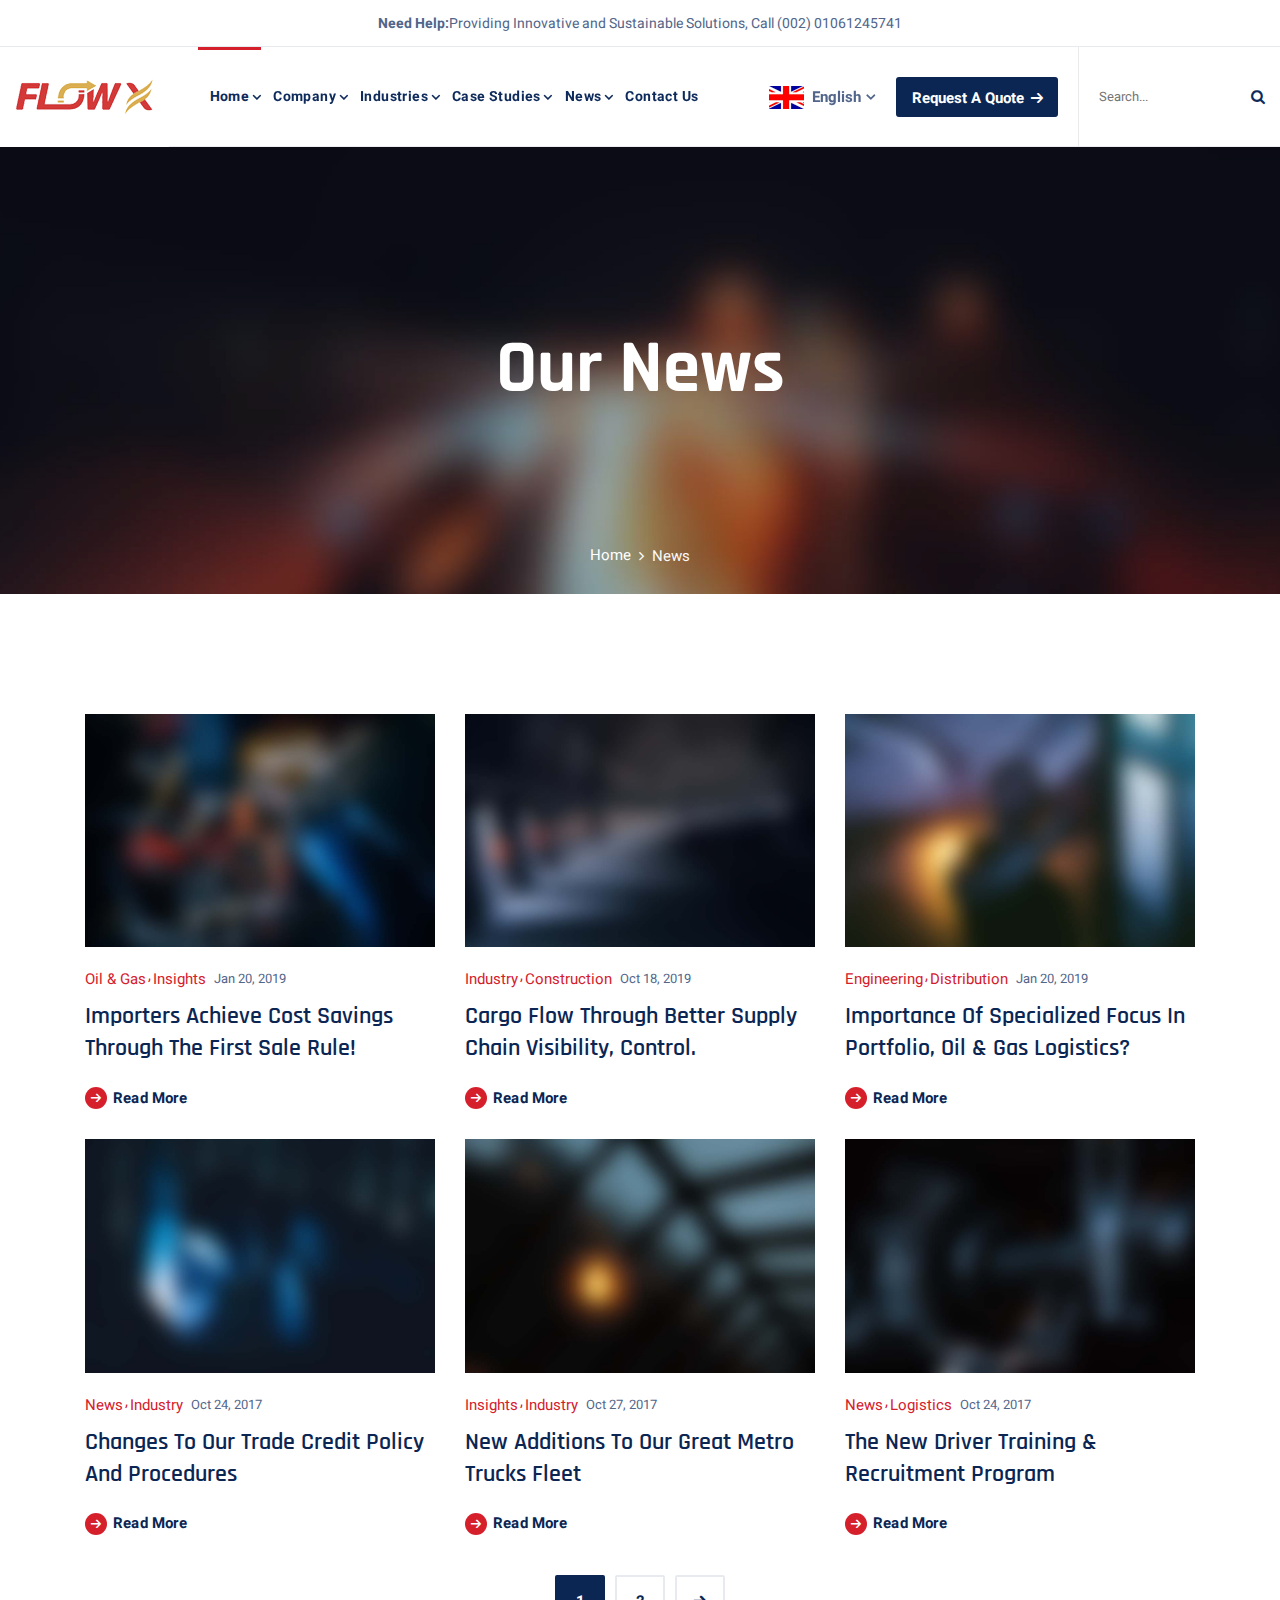
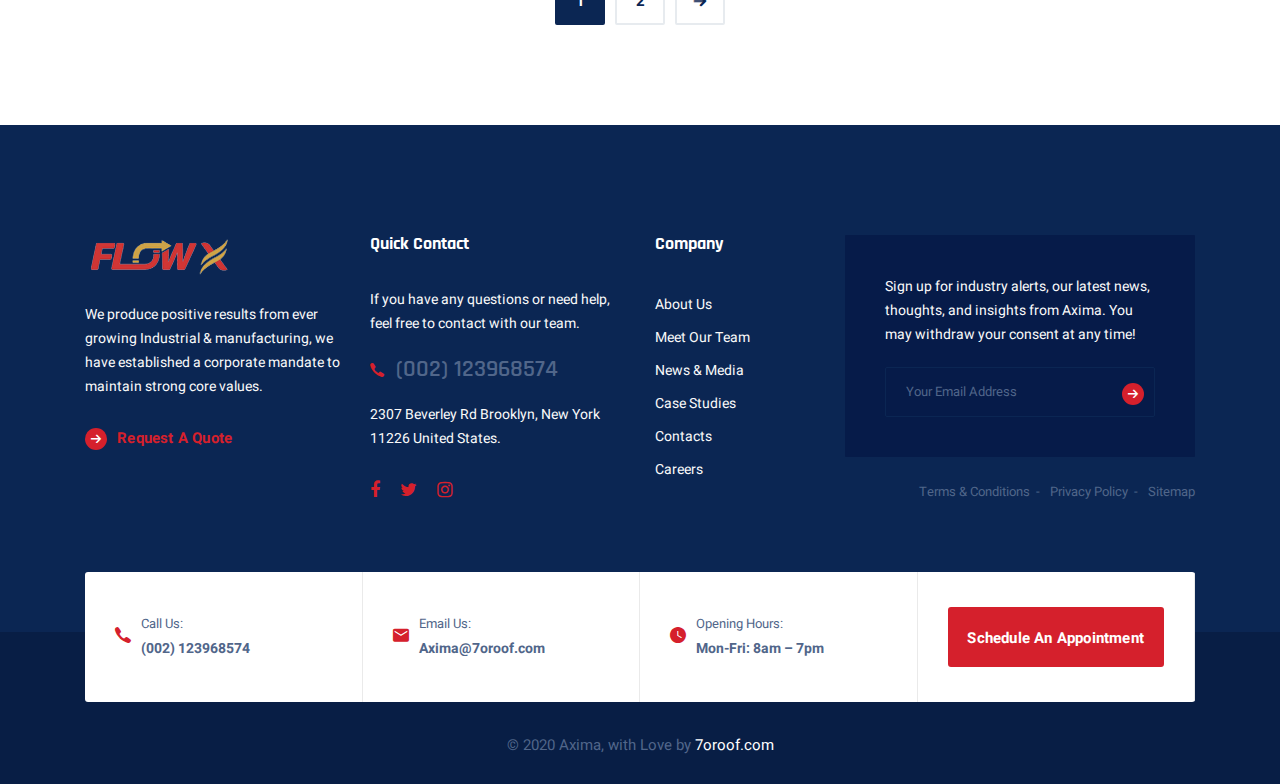
<file: news.html>
<!DOCTYPE html>
<html lang="en">

<head>
  <meta charset="UTF-8" />
  <meta name="viewport" content="width=device-width, initial-scale=1.0" />
  <meta http-equiv="X-UA-Compatible" content="ie=edge" />
  <meta name="description" content="Axima - Factory and Manufacturing Html Template">
  <link href="assets/images/favicon/favicon.png" rel="icon">
  <title>Axima - Factory and Manufacturing Html Template</title>
  <link rel="stylesheet"
    href="https://fonts.googleapis.com/css?family=Heebo:400,500,700%7cRajdhani:400,500,600,700&display=swap">
  <link rel="stylesheet" href="assets/css/libraries.css">
  <link rel="stylesheet" href="assets/css/style.css">
</head>

<body>
  <div class="wrapper">
    <!-- =========================
        Header
    =========================== -->
    <header id="header" class="header header-layout1">
      <div class="header__promo-text text-center">
        <strong>Need Help:</strong><span>Providing Innovative and Sustainable Solutions, Call (002) 01061245741</span>
      </div><!-- /.header__promo-text -->
      <nav class="navbar navbar-expand-lg sticky-navbar">
        <div class="container-fluid px-0">
          <a class="navbar-brand" href="index.html">
            <img src="assets/images/logo/logo-light.png" class="logo-light" alt="logo">
            <img src="assets/images/logo/logo-dark.png" class="logo-dark" alt="logo">
          </a>
          <button class="navbar-toggler" type="button">
            <span class="menu-lines"><span></span></span>
          </button>
          <div class="collapse navbar-collapse" id="mainNavigation">
            <ul class="navbar-nav mx-auto">
              <li class="nav__item with-dropdown">
                <a href="index.html" class="dropdown-toggle nav__item-link active">Home</a>
                <i class="fa fa-angle-right" data-toggle="dropdown"></i>
                <ul class="dropdown-menu">
                  <li class="nav__item"><a href="index.html" class="nav__item-link">Home Main</a></li>
                  <!-- /.nav-item -->
                  <li class="nav__item"><a href="home-classic.html" class="nav__item-link">Home classic</a></li>
                  <!-- /.nav-item -->
                </ul><!-- /.dropdown-menu -->
              </li><!-- /.nav-item -->
              <li class="nav__item with-dropdown">
                <a href="about-us.html" class="dropdown-toggle nav__item-link">Company</a>
                <i class="fa fa-angle-right" data-toggle="dropdown"></i>
                <ul class="dropdown-menu">
                  <li class="nav__item"><a href="about-us.html" class="nav__item-link">About Us</a></li>
                  <!-- /.nav-item -->
                  <li class="nav__item"><a href="why-us.html" class="nav__item-link">Why Choose Us</a></li>
                  <!-- /.nav-item -->
                  <li class="nav__item"><a href="leadership-team.html" class="nav__item-link">Leadership Team</a></li>
                  <!-- /.nav-item -->
                  <li class="nav__item"><a href="awards.html" class="nav__item-link">Award & Recognition</a>
                  </li>
                  <!-- /.nav-item -->
                  <li class="nav__item"><a href="pricing.html" class="nav__item-link">Pricing & Plans</a></li>
                  <!-- /.nav-item -->
                  <li class="nav__item"><a href="faqs.html" class="nav__item-link">Help & FAQs</a></li>
                  <!-- /.nav-item -->
                  <li class="nav__item"><a href="careers.html" class="nav__item-link">careers</a></li>
                  <!-- /.nav-item -->
                </ul><!-- /.dropdown-menu -->
              </li><!-- /.nav-item -->
              <li class="nav__item with-dropdown">
                <a href="Industries-industry-served.html" class="dropdown-toggle nav__item-link">Industries</a>
                <i class="fa fa-angle-right" data-toggle="dropdown"></i>
                <ul class="dropdown-menu wide-dropdown-menu">
                  <li class="nav__item">
                    <div class="row mx-0">
                      <div class="col-sm-6 dropdown-menu-col">
                        <h6>Industries Served</h6>
                        <ul class="nav flex-column">
                          <li class="nav__item"><a class="nav__item-link"
                              href="industries-single-industry.html">Petroleum & Gas</a>
                          </li> <!-- /.nav-item -->
                          <li class="nav__item"><a class="nav__item-link"
                              href="industries-single-industry.html">Construction &
                              Engineering</a>
                          </li> <!-- /.nav-item -->
                          <li class="nav__item"><a class="nav__item-link"
                              href="industries-single-industry.html">Mechanical
                              Engineering</a>
                          </li> <!-- /.nav-item -->
                          <li class="nav__item"><a class="nav__item-link"
                              href="industries-single-industry.html">Industrial
                              Chemicals</a>
                          </li> <!-- /.nav-item -->
                          <li class="nav__item"><a class="nav__item-link"
                              href="industries-single-industry.html">Automotive
                              Manufacturing</a>
                          </li> <!-- /.nav-item -->
                          <li class="nav__item"><a class="nav__item-link" href="industries-single-industry.html">Bridge
                              Construction</a></li>
                          <!-- /.nav-item -->
                        </ul>
                      </div><!-- /.col-sm-6 -->
                      <div class="col-sm-6 dropdown-menu-col">
                        <h6>Industry Sectors</h6>
                        <ul class="nav flex-column">
                          <li class="nav__item"><a class="nav__item-link" href="industries-single-sector.html">Retail &
                              Consumer</a></li> <!-- /.nav-item -->
                          <li class="nav__item"><a class="nav__item-link" href="industries-single-sector.html">Sciences
                              &
                              Healthcare</a></li> <!-- /.nav-item -->
                          <li class="nav__item"><a class="nav__item-link"
                              href="industries-single-sector.html">Industrial &
                              Chemical</a></li> <!-- /.nav-item -->
                          <li class="nav__item"><a class="nav__item-link" href="industries-single-sector.html">Power
                              Generation</a></li> <!-- /.nav-item -->
                          <li class="nav__item"><a class="nav__item-link" href="industries-single-sector.html">Food &
                              Beverage</a></li> <!-- /.nav-item -->
                          <li class="nav__item"><a class="nav__item-link" href="industries-single-sector.html">Oil &
                              Gas</a></li>
                          <!-- /.nav-item -->
                        </ul>
                      </div><!-- /.col-sm-6 -->
                    </div><!-- /.row -->
                  </li><!-- /.nav-item -->
                </ul><!-- /.dropdown-menu -->
              </li><!-- /.nav-item -->
              <li class="nav__item with-dropdown">
                <a href="case-studies-grid.html" class="dropdown-toggle nav__item-link">Case Studies</a>
                <i class="fa fa-angle-right" data-toggle="dropdown"></i>
                <ul class="dropdown-menu">
                  <li class="nav__item"><a href="case-studies-grid.html" class="nav__item-link">Case Studies Grid</a>
                  </li><!-- /.nav-item -->
                  <li class="nav__item"><a href="case-studies-classic.html" class="nav__item-link">Case Studies
                      Classic</a></li><!-- /.nav-item -->
                  <li class="nav__item"><a href="case-studies-single.html" class="nav__item-link">Single Case Study</a>
                  </li><!-- /.nav-item -->
                </ul><!-- /.dropdown-menu -->
              </li><!-- /.nav-item -->
              <li class="nav__item with-dropdown">
                <a href="blog.html" class="dropdown-toggle nav__item-link">News</a>
                <i class="fa fa-angle-right" data-toggle="dropdown"></i>
                <ul class="dropdown-menu">
                  <li class="nav__item"><a href="news.html" class="nav__item-link">Our Blog</a></li>
                  <!-- /.nav-item -->
                  <li class="nav__item"><a href="news-single-post.html" class="nav__item-link">Single Blog Post</a></li>
                  <!-- /.nav-item -->
                </ul><!-- /.dropdown-menu -->
              </li><!-- /.nav-item -->
              <li class="nav__item">
                <a href="contacs.html" class="nav__item-link">Contact Us</a>
              </li><!-- /.nav-item -->
            </ul><!-- /.navbar-nav -->
          </div><!-- /.navbar-collapse -->
          <div class="navbar-modules">
            <ul class="list-unstyled d-flex align-items-center modules__btns-list">
              <li>
                <div class="dropdown dropdown__lang">
                  <button class="dropdown-toggle" id="langDrobdown" data-toggle="dropdown">
                    <img src="assets/images/flags/en.png" alt="en"><span>English</span>
                  </button>
                  <div class="dropdown-menu" aria-labelledby="langDrobdown">
                    <a class="dropdown-item" href="#">
                      <img src="assets/images/flags/fr.png" alt="fr"><span>France</span>
                    </a>
                    <a class="dropdown-item" href="#">
                      <img src="assets/images/flags/gr.png" alt="gr"><span>germany</span>
                    </a>
                  </div>
                </div>
              </li>
              <li class="d-none d-lg-block">
                <a href="request-quote.html" class="btn btn__secondary module__btn-request">
                  <span>Request A Quote</span><i class="icon-arrow-right"></i>
                </a>
              </li>
              <li class="d-none d-lg-block">
                <form class="header__search-form">
                  <input type="text" class="search__input" placeholder="Search...">
                  <button><i class="fa fa-search"></i></button>
                </form>
              </li>
            </ul><!-- /.modules-wrapper -->
          </div><!-- /.navbar-modules -->
        </div><!-- /.container -->
      </nav><!-- /.navabr -->
    </header><!-- /.Header -->

    <!-- ========================
       page title 
    =========================== -->
    <section id="page-title" class="page-title page-title-layout10 text-center bg-overlay bg-overlay-3 bg-parallax">
      <div class="bg-img"><img src="assets/images/page-titles/14.jpg" alt="background"></div>
      <div class="container">
        <div class="row">
          <div class="col-sm-12 col-md-12 col-lg-8 offset-lg-2">
            <h1 class="pagetitle__heading">Our News</h1>
            <nav aria-label="breadcrumb">
              <ol class="breadcrumb justify-content-center">
                <li class="breadcrumb-item"><a href="#">Home</a></li>
                <li class="breadcrumb-item active" aria-current="page">News</li>
              </ol>
            </nav>
          </div><!-- /.col-lg-8 -->
        </div><!-- /.row -->
      </div><!-- /.container -->
    </section><!-- /.page-title -->

    <!-- ======================
      Blog Grid
    ========================= -->
    <section id="blogGrid" class="blog blog-grid pt-120">
      <div class="container">
        <div class="row">
          <!-- Blog Item #1 -->
          <div class="col-sm-12 col-md-6 col-lg-4">
            <div class="blog-item">
              <div class="blog__img">
                <a href="#">
                  <img src="assets/images/blog/grid/1.jpg" alt="blog image">
                </a>
              </div><!-- /.entry-img -->
              <div class="blog__content">
                <div class="blog__meta">
                  <div class="blog__meta-cat">
                    <a href="#">Oil & Gas</a><a href="#">Insights</a>
                  </div><!-- /.blog-meta-cat -->
                  <span class="blog__meta-date">Jan 20, 2019</span>
                </div><!-- /.blog-meta -->
                <h4 class="blog__title"><a href="#">Importers achieve cost savings through the First Sale rule!</a></h4>
                <a href="#" class="btn btn__secondary btn__link">
                  <i class="icon-arrow-right arrow-rounded"></i>
                  <span>Read More</span>
                </a>
              </div><!-- /.entry-content -->
            </div><!-- /.blog-item -->
          </div><!-- /.col-lg-4 -->
          <!-- Blog Item #2 -->
          <div class="col-sm-12 col-md-6 col-lg-4">
            <div class="blog-item">
              <div class="blog__img">
                <a href="#">
                  <img src="assets/images/blog/grid/2.jpg" alt="blog image">
                </a>
              </div><!-- /.entry-img -->
              <div class="blog__content">
                <div class="blog__meta">
                  <div class="blog__meta-cat">
                    <a href="#">Industry</a><a href="#">Construction</a>
                  </div><!-- /.blog-meta-cat -->
                  <span class="blog__meta-date">Oct 18, 2019</span>
                </div><!-- /.blog-meta -->
                <h4 class="blog__title"><a href="#">Cargo flow through better supply chain visibility, control.</a></h4>
                <a href="#" class="btn btn__secondary btn__link">
                  <i class="icon-arrow-right arrow-rounded"></i>
                  <span>Read More</span>
                </a>
              </div><!-- /.entry-content -->
            </div><!-- /.blog-item -->
          </div><!-- /.col-lg-4 -->
          <!-- Blog Item #3 -->
          <div class="col-sm-12 col-md-6 col-lg-4">
            <div class="blog-item">
              <div class="blog__img">
                <a href="#">
                  <img src="assets/images/blog/grid/3.jpg" alt="blog image">
                </a>
              </div><!-- /.entry-img -->
              <div class="blog__content">
                <div class="blog__meta">
                  <div class="blog__meta-cat">
                    <a href="#">Engineering</a><a href="#">Distribution</a>
                  </div><!-- /.blog-meta-cat -->
                  <span class="blog__meta-date">Jan 20, 2019</span>
                </div><!-- /.blog-meta -->
                <h4 class="blog__title"><a href="#">Importance of specialized focus in portfolio, Oil & Gas
                    Logistics?</a></h4>
                <a href="#" class="btn btn__secondary btn__link">
                  <i class="icon-arrow-right arrow-rounded"></i>
                  <span>Read More</span>
                </a>
              </div><!-- /.entry-content -->
            </div><!-- /.blog-item -->
          </div><!-- /.col-lg-4 -->
          <!-- Blog Item #4 -->
          <div class="col-sm-12 col-md-6 col-lg-4">
            <div class="blog-item">
              <div class="blog__img">
                <a href="#">
                  <img src="assets/images/blog/grid/4.jpg" alt="blog image">
                </a>
              </div><!-- /.entry-img -->
              <div class="blog__content">
                <div class="blog__meta">
                  <div class="blog__meta-cat">
                    <a href="#">News</a><a href="#">Industry</a>
                  </div><!-- /.blog-meta-cat -->
                  <span class="blog__meta-date">Oct 24, 2017</span>
                </div><!-- /.blog-meta -->
                <h4 class="blog__title"><a href="#">Changes to our Trade Credit Policy and Procedures</a></h4>
                <a href="#" class="btn btn__secondary btn__link">
                  <i class="icon-arrow-right arrow-rounded"></i>
                  <span>Read More</span>
                </a>
              </div><!-- /.entry-content -->
            </div><!-- /.blog-item -->
          </div><!-- /.col-lg-4 -->
          <!-- Blog Item #5 -->
          <div class="col-sm-12 col-md-6 col-lg-4">
            <div class="blog-item">
              <div class="blog__img">
                <a href="#">
                  <img src="assets/images/blog/grid/5.jpg" alt="blog image">
                </a>
              </div><!-- /.entry-img -->
              <div class="blog__content">
                <div class="blog__meta">
                  <div class="blog__meta-cat">
                    <a href="#">Insights</a><a href="#">Industry</a>
                  </div><!-- /.blog-meta-cat -->
                  <span class="blog__meta-date">Oct 27, 2017</span>
                </div><!-- /.blog-meta -->
                <h4 class="blog__title"><a href="#">New Additions to our great Metro trucks Fleet</a></h4>
                <a href="#" class="btn btn__secondary btn__link">
                  <i class="icon-arrow-right arrow-rounded"></i>
                  <span>Read More</span>
                </a>
              </div><!-- /.entry-content -->
            </div><!-- /.blog-item -->
          </div><!-- /.col-lg-4 -->
          <!-- Blog Item #6 -->
          <div class="col-sm-12 col-md-6 col-lg-4">
            <div class="blog-item">
              <div class="blog__img">
                <a href="#">
                  <img src="assets/images/blog/grid/6.jpg" alt="blog image">
                </a>
              </div><!-- /.entry-img -->
              <div class="blog__content">
                <div class="blog__meta">
                  <div class="blog__meta-cat">
                    <a href="#">News</a><a href="#">Logistics</a>
                  </div><!-- /.blog-meta-cat -->
                  <span class="blog__meta-date">Oct 24, 2017</span>
                </div><!-- /.blog-meta -->
                <h4 class="blog__title"><a href="#">The new Driver Training & Recruitment Program</a></h4>
                <a href="#" class="btn btn__secondary btn__link">
                  <i class="icon-arrow-right arrow-rounded"></i>
                  <span>Read More</span>
                </a>
              </div><!-- /.entry-content -->
            </div><!-- /.blog-item -->
          </div><!-- /.col-lg-4 -->
        </div><!-- /.row -->
        <div class="row">
          <div class="col-sm-12 col-md-12 col-lg-12 text-center">
            <nav class="pagination-area">
              <ul class="pagination mt-10 justify-content-center">
                <li><a class="current" href="#">1</a></li>
                <li><a href="#">2</a></li>
                <li><a href="#"><i class="icon-arrow-right"></i></a></li>
              </ul>
            </nav><!-- .pagination-area -->
          </div><!-- /.col-lg-12 -->
        </div><!-- /.row -->
      </div><!-- /.container -->
    </section><!-- /.blog Grid -->

    <!-- ========================
      Footer
    ========================== -->
    <footer id="footer" class="footer">
      <div class="footer-top">
        <div class="container">
          <div class="row">
            <div class="col-sm-12 col-md-12 col-lg-3 footer__widget footer__widget-about mb-30">
              <div class="footer__widget-content">
                <img src="assets/images/logo/logo-footer.png" alt="logo">
                <p>We produce positive results from ever growing Industrial & manufacturing, we have established a
                  corporate mandate to maintain strong core values.</p>
                <a href="#" class="btn btn__primary btn__link btn__hover2">
                  <i class="icon-arrow-right arrow-rounded"></i>
                  <span>Request A Quote</span>
                </a>
              </div>
            </div><!-- /.col-lg-4 -->
            <div class="col-sm-6 col-md-6 col-lg-3 footer__widget footer__widget-text">
              <h6 class="footer__widget-title">Quick Contact</h6>
              <div class="footer__widget-content">
                <p>If you have any questions or need help, feel free to contact with our team.</p>
                <a href="tel:00123968574" class="phone-link">
                  <i class="icon-phone"></i><span>(002) 123968574</span>
                </a>
                <p>2307 Beverley Rd Brooklyn, New York 11226 United States.</p>
                <ul class="social__icons list-unstyled mt-30 mb-30">
                  <li><a href="#"><i class="fa fa-facebook"></i></a></li>
                  <li><a href="#"><i class="fa fa-twitter"></i></a></li>
                  <li><a href="#"><i class="fa fa-instagram"></i></a></li>
                </ul>
              </div><!-- /.footer-widget-content -->
            </div><!-- /.col-lg-3 -->
            <div class="col-sm-6 col-md-6 col-lg-2 footer__widget footer__widget-nav">
              <h6 class="footer__widget-title">Company</h6>
              <div class="footer__widget-content">
                <nav>
                  <ul class="list-unstyled">
                    <li><a href="#">About Us</a></li>
                    <li><a href="#">Meet Our Team</a></li>
                    <li><a href="#">News & Media</a></li>
                    <li><a href="#">Case Studies</a></li>
                    <li><a href="#">Contacts</a></li>
                    <li><a href="#">Careers</a></li>
                  </ul>
                </nav>
              </div><!-- /.footer-widget-content -->
            </div><!-- /.col-lg-2 -->
            <div class="col-12 col-sm-12 col-md-12 col-lg-4 footer__widget footer__widget-newsletter">
              <div class="footer__widget-content">
                <p>Sign up for industry alerts, our latest news, thoughts, and insights from Axima. You may withdraw
                  your consent at any time!</p>
                <form class="widget__newsletter-form">
                  <div class="form-group mb-0">
                    <input type="text" class="form-control" placeholder="Your Email Address">
                    <button type="submit" class="btn">
                      <i class="icon-arrow-right arrow-rounded"></i>
                    </button>
                  </div>
                </form>
              </div><!-- /.footer-widget-content -->
              <nav>
                <ul class="footer__sitemap-links list-unstyled d-flex justify-content-end flex-wrap">
                  <li><a href="#">Terms & Conditions </a></li>
                  <li><a href="#">Privacy Policy</a></li>
                  <li><a href="#">Sitemap</a></li>
                </ul><!-- /.footer__sitemap-links -->
              </nav>
            </div><!-- /.col-lg-4 -->
          </div><!-- /.row -->
        </div><!-- /.container -->
      </div><!-- /.footer-top -->
      <div class="footer-bottom">
        <div class="container">
          <div class="row">
            <div class="col-sm-12 col-md-12 col-lg-12">
              <div class="footer__contact">
                <div class="footer__contact-item">
                  <div class="footer__contact-item-icon">
                    <i class="icon-phone"></i>
                  </div><!-- /.footer__contact-item-icon -->
                  <div class="footer__contact-item-text">
                    <span>Call Us:</span>
                    <strong><a href="tel:00123968574">(002) 123968574</a></strong>
                  </div><!-- /.footer__contact-item-text -->
                </div><!-- /.footer__contact-item -->
                <div class="footer__contact-item">
                  <div class="footer__contact-item-icon">
                    <i class="icon-envelope"></i>
                  </div><!-- /.footer__contact-item-icon -->
                  <div class="footer__contact-item-text">
                    <span>Email Us:</span>
                    <strong><a href="mailto:axima@7oroof.com">Axima@7oroof.com</a></strong>
                  </div><!-- /.footer__contact-item-text -->
                </div><!-- /.footer__contact-item -->
                <div class="footer__contact-item">
                  <div class="footer__contact-item-icon">
                    <i class="icon-clock"></i>
                  </div><!-- /.footer__contact-item-icon -->
                  <div class="footer__contact-item-text">
                    <span>Opening Hours:</span>
                    <strong>Mon-Fri: 8am – 7pm</strong>
                  </div><!-- /.footer__contact-item-text -->
                </div><!-- /.footer__contact-item -->
                <div class="footer__contact-item">
                  <a href="#" class="btn btn__block btn__primary">Schedule An Appointment</a>
                </div><!-- /.footer__contact-item -->
              </div><!-- /.footer__contact -->
              <div class="footer__copyright text-center">
                <span> &copy; 2020 Axima, with Love by
                  <a href="http://themeforest.net/user/7oroof">7oroof.com</a>
                </span>
              </div><!-- /.Footer-copyright -->
            </div><!-- /.col-lg-12 -->
          </div><!-- /.row -->
        </div><!-- /.container -->
      </div><!-- /.Footer-bottom -->
    </footer><!-- /.Footer -->
    <button id="scrollTopBtn"><i class="fa fa-long-arrow-up"></i></button>
  </div><!-- /.wrapper -->

  <script src="assets/js/jquery-3.3.1.min.js"></script>
  <script src="assets/js/plugins.js"></script>
  <script src="assets/js/main.js"></script>
</body>

</html>
</file>
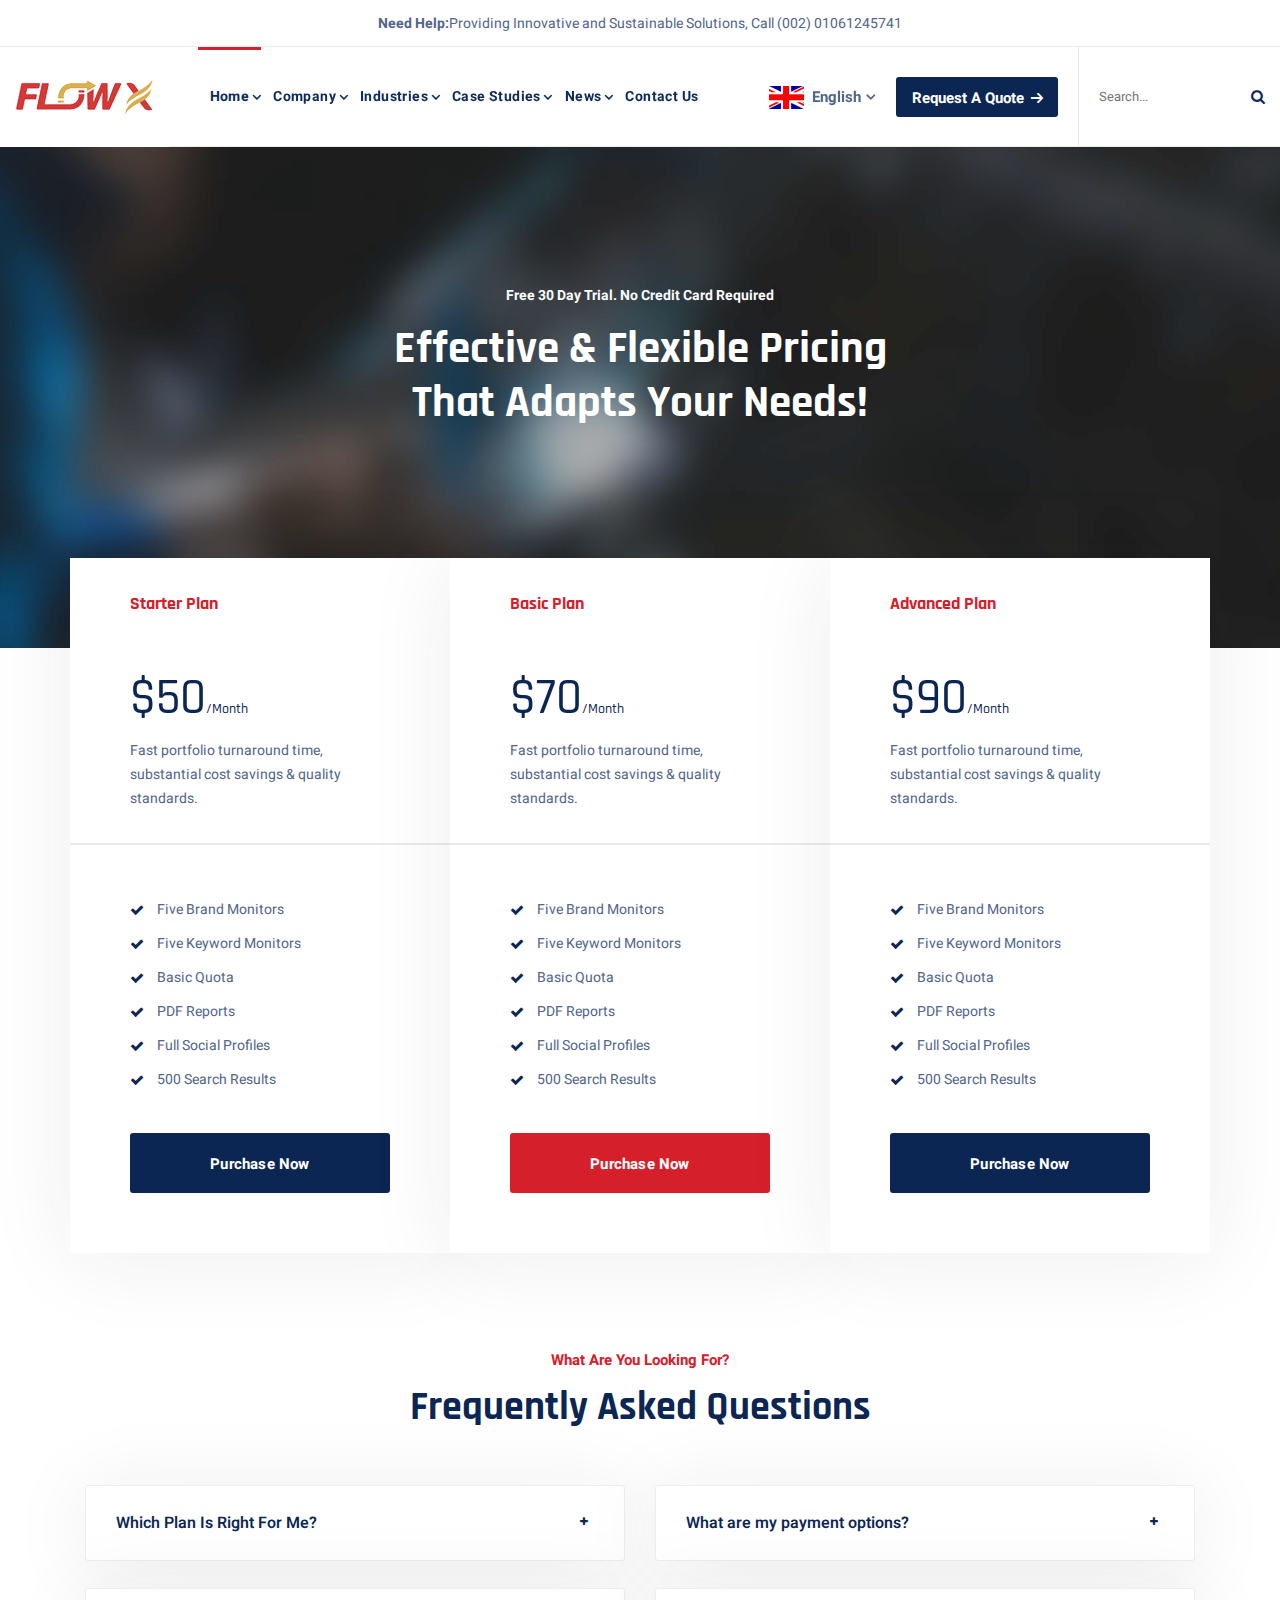
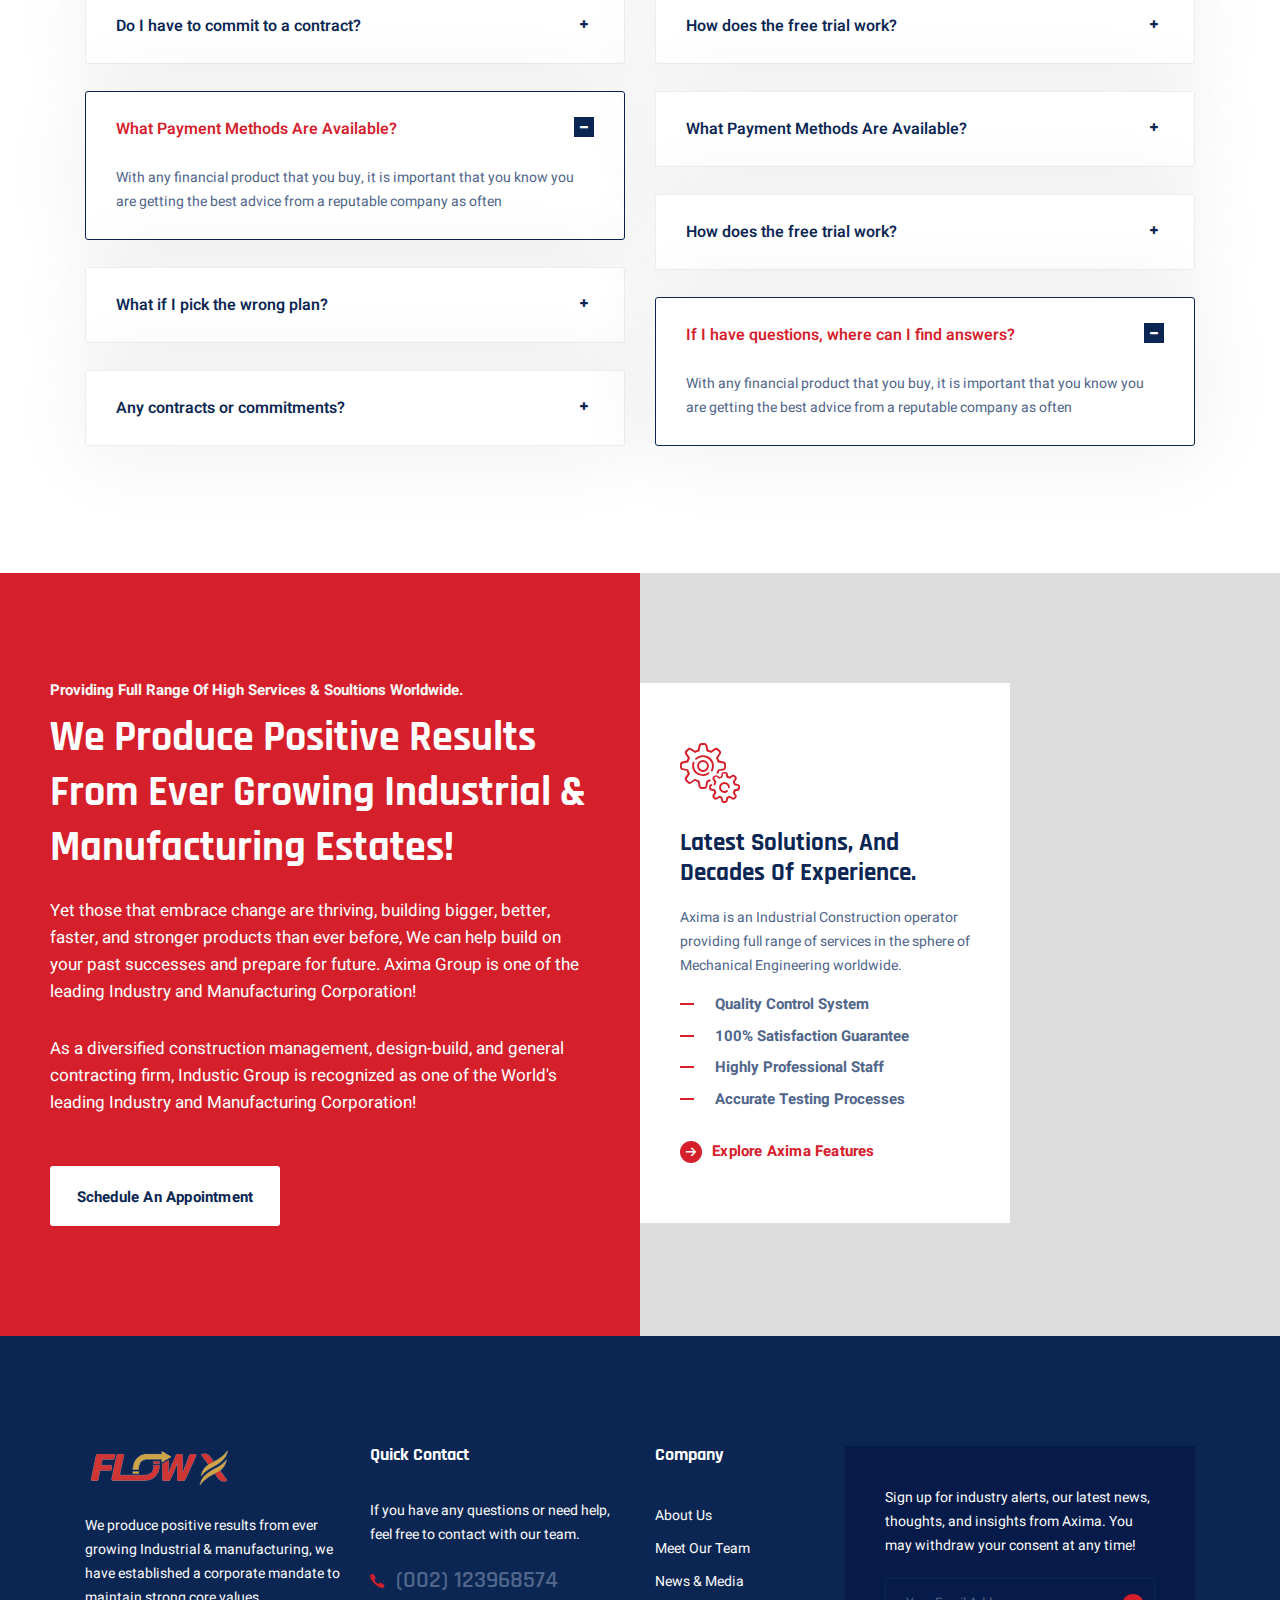
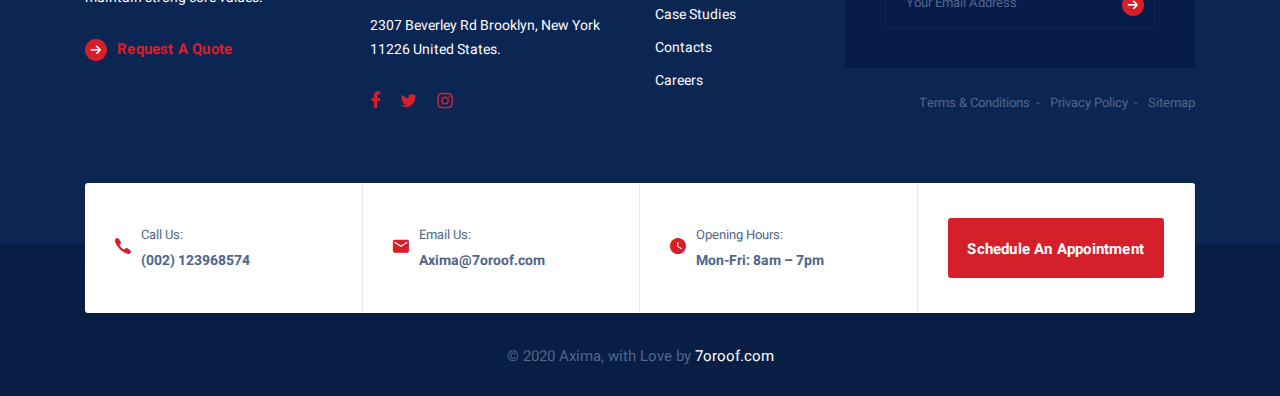
<file: pricing.html>
<!DOCTYPE html>
<html lang="en">

<head>
  <meta charset="UTF-8" />
  <meta name="viewport" content="width=device-width, initial-scale=1.0" />
  <meta http-equiv="X-UA-Compatible" content="ie=edge" />
  <meta name="description" content="Axima - Factory and Manufacturing Html Template">
  <link href="assets/images/favicon/favicon.png" rel="icon">
  <title>Axima - Factory and Manufacturing Html Template</title>
  <link rel="stylesheet"
    href="https://fonts.googleapis.com/css?family=Heebo:400,500,700%7cRajdhani:400,500,600,700&display=swap">
  <link rel="stylesheet" href="assets/css/libraries.css">
  <link rel="stylesheet" href="assets/css/style.css">
</head>

<body>
  <div class="wrapper">
    <!-- =========================
        Header
    =========================== -->
    <header id="header" class="header header-layout1">
      <div class="header__promo-text text-center">
        <strong>Need Help:</strong><span>Providing Innovative and Sustainable Solutions, Call (002) 01061245741</span>
      </div><!-- /.header__promo-text -->
      <nav class="navbar navbar-expand-lg sticky-navbar">
        <div class="container-fluid px-0">
          <a class="navbar-brand" href="index.html">
            <img src="assets/images/logo/logo-light.png" class="logo-light" alt="logo">
            <img src="assets/images/logo/logo-dark.png" class="logo-dark" alt="logo">
          </a>
          <button class="navbar-toggler" type="button">
            <span class="menu-lines"><span></span></span>
          </button>
          <div class="collapse navbar-collapse" id="mainNavigation">
            <ul class="navbar-nav mx-auto">
              <li class="nav__item with-dropdown">
                <a href="index.html" class="dropdown-toggle nav__item-link active">Home</a>
                <i class="fa fa-angle-right" data-toggle="dropdown"></i>
                <ul class="dropdown-menu">
                  <li class="nav__item"><a href="index.html" class="nav__item-link">Home Moderm</a></li>
                  <!-- /.nav-item -->
                  <li class="nav__item"><a href="home-classic.html" class="nav__item-link">Home classic</a></li>
                  <!-- /.nav-item -->
                </ul><!-- /.dropdown-menu -->
              </li><!-- /.nav-item -->
              <li class="nav__item with-dropdown">
                <a href="about-us.html" class="dropdown-toggle nav__item-link">Company</a>
                <i class="fa fa-angle-right" data-toggle="dropdown"></i>
                <ul class="dropdown-menu">
                  <li class="nav__item"><a href="about-us.html" class="nav__item-link">About Us</a></li>
                  <!-- /.nav-item -->
                  <li class="nav__item"><a href="why-us.html" class="nav__item-link">Why Choose Us</a></li>
                  <!-- /.nav-item -->
                  <li class="nav__item"><a href="leadership-team.html" class="nav__item-link">Leadership Team</a></li>
                  <!-- /.nav-item -->
                  <li class="nav__item"><a href="awards.html" class="nav__item-link">Award & Recognition</a>
                  </li>
                  <!-- /.nav-item -->
                  <li class="nav__item"><a href="pricing.html" class="nav__item-link">Pricing & Plans</a></li>
                  <!-- /.nav-item -->
                  <li class="nav__item"><a href="faqs.html" class="nav__item-link">Help & FAQs</a></li>
                  <!-- /.nav-item -->
                  <li class="nav__item"><a href="careers.html" class="nav__item-link">careers</a></li>
                  <!-- /.nav-item -->
                </ul><!-- /.dropdown-menu -->
              </li><!-- /.nav-item -->
              <li class="nav__item with-dropdown">
                <a href="Industries-industry-served.html" class="dropdown-toggle nav__item-link">Industries</a>
                <i class="fa fa-angle-right" data-toggle="dropdown"></i>
                <ul class="dropdown-menu wide-dropdown-menu">
                  <li class="nav__item">
                    <div class="row mx-0">
                      <div class="col-sm-6 dropdown-menu-col">
                        <h6>Industries Served</h6>
                        <ul class="nav flex-column">
                          <li class="nav__item"><a class="nav__item-link"
                              href="industries-single-industry.html">Petroleum & Gas</a>
                          </li> <!-- /.nav-item -->
                          <li class="nav__item"><a class="nav__item-link"
                              href="industries-single-industry.html">Construction &
                              Engineering</a>
                          </li> <!-- /.nav-item -->
                          <li class="nav__item"><a class="nav__item-link"
                              href="industries-single-industry.html">Mechanical
                              Engineering</a>
                          </li> <!-- /.nav-item -->
                          <li class="nav__item"><a class="nav__item-link"
                              href="industries-single-industry.html">Industrial
                              Chemicals</a>
                          </li> <!-- /.nav-item -->
                          <li class="nav__item"><a class="nav__item-link"
                              href="industries-single-industry.html">Automotive
                              Manufacturing</a>
                          </li> <!-- /.nav-item -->
                          <li class="nav__item"><a class="nav__item-link" href="industries-single-industry.html">Bridge
                              Construction</a></li>
                          <!-- /.nav-item -->
                        </ul>
                      </div><!-- /.col-sm-6 -->
                      <div class="col-sm-6 dropdown-menu-col">
                        <h6>Industry Sectors</h6>
                        <ul class="nav flex-column">
                          <li class="nav__item"><a class="nav__item-link" href="industries-single-sector.html">Retail &
                              Consumer</a></li> <!-- /.nav-item -->
                          <li class="nav__item"><a class="nav__item-link" href="industries-single-sector.html">Sciences &
                              Healthcare</a></li> <!-- /.nav-item -->
                          <li class="nav__item"><a class="nav__item-link" href="industries-single-sector.html">Industrial &
                              Chemical</a></li> <!-- /.nav-item -->
                          <li class="nav__item"><a class="nav__item-link" href="industries-single-sector.html">Power
                              Generation</a></li> <!-- /.nav-item -->
                          <li class="nav__item"><a class="nav__item-link" href="industries-single-sector.html">Food &
                              Beverage</a></li> <!-- /.nav-item -->
                          <li class="nav__item"><a class="nav__item-link" href="industries-single-sector.html">Oil & Gas</a></li>
                          <!-- /.nav-item -->
                        </ul>
                      </div><!-- /.col-sm-6 -->
                    </div><!-- /.row -->
                  </li><!-- /.nav-item -->
                </ul><!-- /.dropdown-menu -->
              </li><!-- /.nav-item -->
              <li class="nav__item with-dropdown">
                <a href="case-studies-grid.html" class="dropdown-toggle nav__item-link">Case Studies</a>
                <i class="fa fa-angle-right" data-toggle="dropdown"></i>
                <ul class="dropdown-menu">
                  <li class="nav__item"><a href="case-studies-grid.html" class="nav__item-link">Case Studies Grid</a>
                  </li><!-- /.nav-item -->
                  <li class="nav__item"><a href="case-studies-classic.html" class="nav__item-link">Case Studies
                      Classic</a></li><!-- /.nav-item -->
                  <li class="nav__item"><a href="case-studies-single.html" class="nav__item-link">Single Case Study</a>
                  </li><!-- /.nav-item -->
                </ul><!-- /.dropdown-menu -->
              </li><!-- /.nav-item -->
              <li class="nav__item with-dropdown">
                <a href="blog.html" class="dropdown-toggle nav__item-link">News</a>
                <i class="fa fa-angle-right" data-toggle="dropdown"></i>
                <ul class="dropdown-menu">
                  <li class="nav__item"><a href="news.html" class="nav__item-link">Our Blog</a></li>
                  <!-- /.nav-item -->
                  <li class="nav__item"><a href="news-single-post.html" class="nav__item-link">Single Blog Post</a></li>
                  <!-- /.nav-item -->
                </ul><!-- /.dropdown-menu -->
              </li><!-- /.nav-item -->
              <li class="nav__item">
                <a href="contacs.html" class="nav__item-link">Contact Us</a>
              </li><!-- /.nav-item -->
            </ul><!-- /.navbar-nav -->
          </div><!-- /.navbar-collapse -->
          <div class="navbar-modules">
            <ul class="list-unstyled d-flex align-items-center modules__btns-list">
              <li>
                <div class="dropdown dropdown__lang">
                  <button class="dropdown-toggle" id="langDrobdown" data-toggle="dropdown">
                    <img src="assets/images/flags/en.png" alt="en"><span>English</span>
                  </button>
                  <div class="dropdown-menu" aria-labelledby="langDrobdown">
                    <a class="dropdown-item" href="#">
                      <img src="assets/images/flags/fr.png" alt="fr"><span>France</span>
                    </a>
                    <a class="dropdown-item" href="#">
                      <img src="assets/images/flags/gr.png" alt="gr"><span>germany</span>
                    </a>
                  </div>
                </div>
              </li>
              <li class="d-none d-xl-block">
                <a href="request-quote.html" class="btn btn__secondary module__btn-request">
                  <span>Request A Quote</span><i class="icon-arrow-right"></i>
                </a>
              </li>
              <li class="d-none d-lg-block">
                <form class="header__search-form">
                  <input type="text" class="search__input" placeholder="Search...">
                  <button><i class="fa fa-search"></i></button>
                </form>
              </li>
            </ul><!-- /.modules-wrapper -->
          </div><!-- /.navbar-modules -->
        </div><!-- /.container -->
      </nav><!-- /.navabr -->
    </header><!-- /.Header -->

    <!-- ========================
       page title 
    =========================== -->
    <section id="pageTitle" class="page-title page-title-layout5 text-center bg-overlay bg-overlay-3 bg-parallax">
      <div class="bg-img"><img src="assets/images/page-titles/5.jpg" alt="background"></div>
      <div class="container">
        <div class="row">
          <div class="col-sm-12 col-md-12 col-lg-6 offset-lg-3">
            <span class="pagetitle__subheading">Free 30 Day Trial. No Credit Card Required</span>
            <h1 class="pagetitle__heading">Effective & Flexible Pricing That Adapts Your Needs!</h1>
          </div><!-- /.col-lg-6-->
        </div><!-- /.row -->
      </div><!-- /.container -->
    </section><!-- /.page-title -->

    <!-- =========================
      Pricing 
      =========================== -->
    <section id="pricing" class="pricing pt-0 pb-70">
      <div class="container col-padding-0">
        <div class="row">
          <!-- pricing item #1-->
          <div class="col-sm-12 col-md-4 col-lg-4">
            <div class="pricing-item">
              <div class="pricing__header">
                <h5 class="pricing__title">Starter Plan</h5>
                <div class="pricing__price">
                  <span class="pricing__currency">$50</span><span class="pricing__time">/Month</span>
                </div>
                <p class="pricing__desc">Fast portfolio turnaround time, substantial cost savings & quality standards.</p>
              </div><!--  Pricing header  -->
              <div class="pricing__content">
                <ul class="pricing__list list-unstyled">
                  <li>Five Brand Monitors</li>
                  <li>Five Keyword Monitors</li>
                  <li>Basic Quota </li>
                  <li>PDF reports</li>
                  <li>Full Social Profiles</li>
                  <li>500 Search Results </li>
                </ul>
                <a class="btn btn__secondary btn__block" href="#">Purchase Now</a>
              </div><!-- /.Pricing-content  -->
            </div>
          </div><!-- /.pricing-item -->
          <!-- pricing item #2-->
          <div class="col-sm-12 col-md-4 col-lg-4">
            <div class="pricing-item">
              <div class="pricing__header">
                <h5 class="pricing__title">Basic Plan</h5>
                <div class="pricing__price">
                  <span class="pricing__currency">$70</span><span class="pricing__time">/Month</span>
                </div>
                <p class="pricing__desc">Fast portfolio turnaround time, substantial cost savings & quality standards.</p>
              </div><!--  Pricing header  -->
              <div class="pricing__content">
                <ul class="pricing__list list-unstyled">
                  <li>Five Brand Monitors</li>
                  <li>Five Keyword Monitors</li>
                  <li>Basic Quota </li>
                  <li>PDF reports</li>
                  <li>Full Social Profiles</li>
                  <li>500 Search Results </li>
                </ul>
                <a class="btn btn__primary btn__block" href="#">Purchase Now</a>
              </div><!-- /.Pricing-content  -->
            </div>
          </div><!-- /.pricing-item -->
          <!-- pricing item #3-->
          <div class="col-sm-12 col-md-4 col-lg-4">
            <div class="pricing-item">
              <div class="pricing__header">
                <h5 class="pricing__title">Advanced Plan</h5>
                <div class="pricing__price">
                  <span class="pricing__currency">$90</span><span class="pricing__time">/Month</span>
                </div>
                <p class="pricing__desc">Fast portfolio turnaround time, substantial cost savings & quality standards.</p>
              </div><!--  Pricing header  -->
              <div class="pricing__content">
                <ul class="pricing__list list-unstyled">
                  <li>Five Brand Monitors</li>
                  <li>Five Keyword Monitors</li>
                  <li>Basic Quota </li>
                  <li>PDF reports</li>
                  <li>Full Social Profiles</li>
                  <li>500 Search Results </li>
                </ul>
                <a class="btn btn__secondary btn__block" href="#">Purchase Now</a>
              </div><!-- /.Pricing-content  -->
            </div>
          </div><!-- /.pricing-item -->
        </div><!-- /.row -->
      </div><!-- /.container -->
    </section><!-- /.pricing  -->

    <!-- ======================
       FAQ
    ========================= -->
    <section id="faq" class="faq pt-0">
      <div class="container">
        <div class="row">
          <div class="col-sm-12 col-md-12 col-lg-6 offset-lg-3">
            <div class="heading text-center mb-50">
              <span class="heading__subtitle">What Are You Looking For?</span>
              <h2 class="heading__title">Frequently Asked Questions</h2>
            </div><!-- /.heading -->
          </div><!-- /.col-lg-6 -->
        </div><!-- /.row -->
        <div class="row" id="accordion">
          <div class="col-sm-12 col-md-12 col-lg-6">
            <div class="accordion-item">
              <div class="accordion__item-header" data-toggle="collapse" data-target="#collapse1">
                <a class="accordion__item-title" href="#">Which Plan Is Right For Me?</a>
              </div><!-- /.accordion-item-header -->
              <div id="collapse1" class="collapse" data-parent="#accordion">
                <div class="accordion__item-body">
                  <p>With any financial product that you buy, it is important that you know you are getting the best
                    advice from a reputable company as often</p>
                </div><!-- /.accordion-item-body -->
              </div>
            </div><!-- /.accordion-item -->
            <div class="accordion-item">
              <div class="accordion__item-header" data-toggle="collapse" data-target="#collapse2">
                <a class="accordion__item-title" href="#">Do I have to commit to a contract?</a>
              </div><!-- /.accordion-item-header -->
              <div id="collapse2" class="collapse" data-parent="#accordion">
                <div class="accordion__item-body">
                  <p>With any financial product that you buy, it is important that you know you are getting the best
                    advice from a reputable company as often</p>
                </div><!-- /.accordion-item-body -->
              </div>
            </div><!-- /.accordion-item -->
            <div class="accordion-item opened">
              <div class="accordion__item-header" data-toggle="collapse" data-target="#collapse3">
                <a class="accordion__item-title" href="#">What Payment Methods Are Available?</a>
              </div><!-- /.accordion-item-header -->
              <div id="collapse3" class="collapse show" data-parent="#accordion">
                <div class="accordion__item-body">
                  <p>With any financial product that you buy, it is important that you know you are getting the best
                    advice from a reputable company as often</p>
                </div><!-- /.accordion-item-body -->
              </div>
            </div><!-- /.accordion-item -->
            <div class="accordion-item">
              <div class="accordion__item-header" data-toggle="collapse" data-target="#collapse4">
                <a class="accordion__item-title" href="#">What if I pick the wrong plan?</a>
              </div><!-- /.accordion-item-header -->
              <div id="collapse4" class="collapse" data-parent="#accordion">
                <div class="accordion__item-body">
                  <p>With any financial product that you buy, it is important that you know you are getting the best
                    advice from a reputable company as often</p>
                </div><!-- /.accordion-item-body -->
              </div>
            </div><!-- /.accordion-item -->
            <div class="accordion-item">
              <div class="accordion__item-header" data-toggle="collapse" data-target="#collapse5">
                <a class="accordion__item-title" href="#">Any contracts or commitments?</a>
              </div><!-- /.accordion-item-header -->
              <div id="collapse5" class="collapse" data-parent="#accordion">
                <div class="accordion__item-body">
                  <p>With any financial product that you buy, it is important that you know you are getting the best
                    advice from a reputable company as often</p>
                </div><!-- /.accordion-item-body -->
              </div>
            </div><!-- /.accordion-item -->
          </div><!-- /.col-lg-6 -->
          <div class="col-sm-12 col-md-12 col-lg-6">
            <div class="accordion-item">
              <div class="accordion__item-header" data-toggle="collapse" data-target="#collapse6">
                <a class="accordion__item-title" href="#">What are my payment options?</a>
              </div><!-- /.accordion-item-header -->
              <div id="collapse6" class="collapse" data-parent="#accordion">
                <div class="accordion__item-body">
                  <p>With any financial product that you buy, it is important that you know you are getting the best
                    advice from a reputable company as often</p>
                </div><!-- /.accordion-item-body -->
              </div>
            </div><!-- /.accordion-item -->
            <div class="accordion-item">
              <div class="accordion__item-header" data-toggle="collapse" data-target="#collapse7">
                <a class="accordion__item-title" href="#">How does the free trial work?</a>
              </div><!-- /.accordion-item-header -->
              <div id="collapse7" class="collapse" data-parent="#accordion">
                <div class="accordion__item-body">
                  <p>With any financial product that you buy, it is important that you know you are getting the best
                    advice from a reputable company as often</p>
                </div><!-- /.accordion-item-body -->
              </div>
            </div><!-- /.accordion-item -->
            <div class="accordion-item">
              <div class="accordion__item-header" data-toggle="collapse" data-target="#collapse8">
                <a class="accordion__item-title" href="#">What Payment Methods Are Available?</a>
              </div><!-- /.accordion-item-header -->
              <div id="collapse8" class="collapse" data-parent="#accordion">
                <div class="accordion__item-body">
                  <p>With any financial product that you buy, it is important that you know you are getting the best
                    advice from a reputable company as often</p>
                </div><!-- /.accordion-item-body -->
              </div>
            </div><!-- /.accordion-item -->
            <div class="accordion-item">
              <div class="accordion__item-header" data-toggle="collapse" data-target="#collapse9">
                <a class="accordion__item-title" href="#">How does the free trial work?</a>
              </div><!-- /.accordion-item-header -->
              <div id="collapse9" class="collapse" data-parent="#accordion">
                <div class="accordion__item-body">
                  <p>With any financial product that you buy, it is important that you know you are getting the best
                    advice from a reputable company as often</p>
                </div><!-- /.accordion-item-body -->
              </div>
            </div><!-- /.accordion-item -->
            <div class="accordion-item opened">
              <div class="accordion__item-header" data-toggle="collapse" data-target="#collapse10">
                <a class="accordion__item-title" href="#">If I have questions, where can I find answers? </a>
              </div><!-- /.accordion-item-header -->
              <div id="collapse10" class="collapse show" data-parent="#accordion">
                <div class="accordion__item-body">
                  <p>With any financial product that you buy, it is important that you know you are getting the best
                    advice from a reputable company as often</p>
                </div><!-- /.accordion-item-body -->
              </div>
            </div><!-- /.accordion-item -->
          </div><!-- /.col-lg-6 -->
        </div><!-- /.row -->
      </div><!-- /.container -->
    </section><!-- /.FAQ -->

    <!-- ========================= 
         Banner 3
    =========================  -->
    <section id="Banner3" class="banner banner-3 p-0">
      <div class="container-fluid col-padding-0">
        <div class="row">
          <div class="col-sm-12 col-md-12 col-lg-6 bg-theme">
            <div class="inner-padding">
              <div class="heading heading-2 heading-white mb-50">
                <span class="heading__subtitle">Providing Full Range Of High Services & Soultions Worldwide.</span>
                <h2 class="heading__title">We Produce Positive Results From Ever Growing Industrial & Manufacturing
                  Estates!</h2>
                <p class="heading__desc">Yet those that embrace change are thriving, building bigger, better, faster,
                  and stronger products than ever before, We can help build on your past successes and prepare for
                  future. Axima Group is one of the leading Industry and Manufacturing Corporation!</p>
                <p class="heading__desc">As a diversified construction management, design-build, and general contracting
                  firm, Industic Group is recognized as one of the World's leading Industry and Manufacturing
                  Corporation!</p>
              </div><!-- /.heading -->
              <a href="#" class="btn btn__white btn__hover2 btn__lg">Schedule An Appointment</a>
            </div>
          </div><!-- /.col-lg-6 -->
          <div class="col-sm-12 col-md-12 col-lg-6 bg-overlay bg-parallax pt-110 pb-110">
            <div class="bg-img"><img src="assets/images/banners/3.jpg" alt="background"></div>
            <div class="banner__features-box">
              <div class="banner__features-box-icon">
                <i class="icon-gears"></i>
              </div>
              <h5 class="banner__features-box-title">Latest Solutions, And Decades Of Experience.</h5>
              <p class="banner__features-box-desc">Axima is an Industrial Construction operator providing full range of
                services in the sphere of Mechanical Engineering worldwide.</p>
              <ul class="list-items list-items-layout1 list-unstyled mb-30">
                <li>Quality Control System</li>
                <li>100% Satisfaction Guarantee</li>
                <li>Highly Professional Staff</li>
                <li>Accurate Testing Processes</li>
              </ul>
              <a href="#" class="btn btn__primary btn__link">
                <i class="icon-arrow-right arrow-rounded"></i>
                <span>Explore Axima Features</span>
              </a>
            </div><!-- /.banner__features-box -->
          </div><!-- /.col-lg-6 -->
        </div><!-- /.row -->
      </div><!-- /.container -->
    </section><!-- /.Banner 3 -->

    <!-- ========================
      Footer
    ========================== -->
    <footer id="footer" class="footer">
      <div class="footer-top">
        <div class="container">
          <div class="row">
            <div class="col-sm-12 col-md-12 col-lg-3 footer__widget footer__widget-about mb-30">
              <div class="footer__widget-content">
                <img src="assets/images/logo/logo-footer.png" alt="logo">
                <p>We produce positive results from ever growing Industrial & manufacturing, we have established a
                  corporate mandate to maintain strong core values.</p>
                <a href="#" class="btn btn__primary btn__link btn__hover2">
                  <i class="icon-arrow-right arrow-rounded"></i>
                  <span>Request A Quote</span>
                </a>
              </div>
            </div><!-- /.col-lg-4 -->
            <div class="col-sm-6 col-md-6 col-lg-3 footer__widget footer__widget-text">
              <h6 class="footer__widget-title">Quick Contact</h6>
              <div class="footer__widget-content">
                <p>If you have any questions or need help, feel free to contact with our team.</p>
                <a href="tel:00123968574" class="phone-link">
                  <i class="icon-phone"></i><span>(002) 123968574</span>
                </a>
                <p>2307 Beverley Rd Brooklyn, New York 11226 United States.</p>
                <ul class="social__icons list-unstyled mt-30 mb-30">
                  <li><a href="#"><i class="fa fa-facebook"></i></a></li>
                  <li><a href="#"><i class="fa fa-twitter"></i></a></li>
                  <li><a href="#"><i class="fa fa-instagram"></i></a></li>
                </ul>
              </div><!-- /.footer-widget-content -->
            </div><!-- /.col-lg-3 -->
            <div class="col-sm-6 col-md-6 col-lg-2 footer__widget footer__widget-nav">
              <h6 class="footer__widget-title">Company</h6>
              <div class="footer__widget-content">
                <nav>
                  <ul class="list-unstyled">
                    <li><a href="#">About Us</a></li>
                    <li><a href="#">Meet Our Team</a></li>
                    <li><a href="#">News & Media</a></li>
                    <li><a href="#">Case Studies</a></li>
                    <li><a href="#">Contacts</a></li>
                    <li><a href="#">Careers</a></li>
                  </ul>
                </nav>
              </div><!-- /.footer-widget-content -->
            </div><!-- /.col-lg-2 -->
            <div class="col-12 col-sm-12 col-md-12 col-lg-4 footer__widget footer__widget-newsletter">
              <div class="footer__widget-content">
                <p>Sign up for industry alerts, our latest news, thoughts, and insights from Axima. You may withdraw
                  your consent at any time!</p>
                <form class="widget__newsletter-form">
                  <div class="form-group mb-0">
                    <input type="text" class="form-control" placeholder="Your Email Address">
                    <button type="submit" class="btn">
                      <i class="icon-arrow-right arrow-rounded"></i>
                    </button>
                  </div>
                </form>
              </div><!-- /.footer-widget-content -->
              <nav>
                <ul class="footer__sitemap-links list-unstyled d-flex justify-content-end flex-wrap">
                  <li><a href="#">Terms & Conditions </a></li>
                  <li><a href="#">Privacy Policy</a></li>
                  <li><a href="#">Sitemap</a></li>
                </ul><!-- /.footer__sitemap-links -->
              </nav>
            </div><!-- /.col-lg-4 -->
          </div><!-- /.row -->
        </div><!-- /.container -->
      </div><!-- /.footer-top -->
      <div class="footer-bottom">
        <div class="container">
          <div class="row">
            <div class="col-sm-12 col-md-12 col-lg-12">
              <div class="footer__contact">
                <div class="footer__contact-item">
                  <div class="footer__contact-item-icon">
                    <i class="icon-phone"></i>
                  </div><!-- /.footer__contact-item-icon -->
                  <div class="footer__contact-item-text">
                    <span>Call Us:</span>
                    <strong><a href="tel:00123968574">(002) 123968574</a></strong>
                  </div><!-- /.footer__contact-item-text -->
                </div><!-- /.footer__contact-item -->
                <div class="footer__contact-item">
                  <div class="footer__contact-item-icon">
                    <i class="icon-envelope"></i>
                  </div><!-- /.footer__contact-item-icon -->
                  <div class="footer__contact-item-text">
                    <span>Email Us:</span>
                    <strong><a href="mailto:axima@7oroof.com">Axima@7oroof.com</a></strong>
                  </div><!-- /.footer__contact-item-text -->
                </div><!-- /.footer__contact-item -->
                <div class="footer__contact-item">
                  <div class="footer__contact-item-icon">
                    <i class="icon-clock"></i>
                  </div><!-- /.footer__contact-item-icon -->
                  <div class="footer__contact-item-text">
                    <span>Opening Hours:</span>
                    <strong>Mon-Fri: 8am – 7pm</strong>
                  </div><!-- /.footer__contact-item-text -->
                </div><!-- /.footer__contact-item -->
                <div class="footer__contact-item">
                  <a href="#" class="btn btn__block btn__primary">Schedule An Appointment</a>
                </div><!-- /.footer__contact-item -->
              </div><!-- /.footer__contact -->
              <div class="footer__copyright text-center">
                <span> &copy; 2020 Axima, with Love by
                  <a href="http://themeforest.net/user/7oroof">7oroof.com</a>
                </span>
              </div><!-- /.Footer-copyright -->
            </div><!-- /.col-lg-12 -->
          </div><!-- /.row -->
        </div><!-- /.container -->
      </div><!-- /.Footer-bottom -->
    </footer><!-- /.Footer -->
    <button id="scrollTopBtn"><i class="fa fa-long-arrow-up"></i></button>
  </div><!-- /.wrapper -->

  <script src="assets/js/jquery-3.3.1.min.js"></script>
  <script src="assets/js/plugins.js"></script>
  <script src="assets/js/main.js"></script>
</body>

</html>
</file>
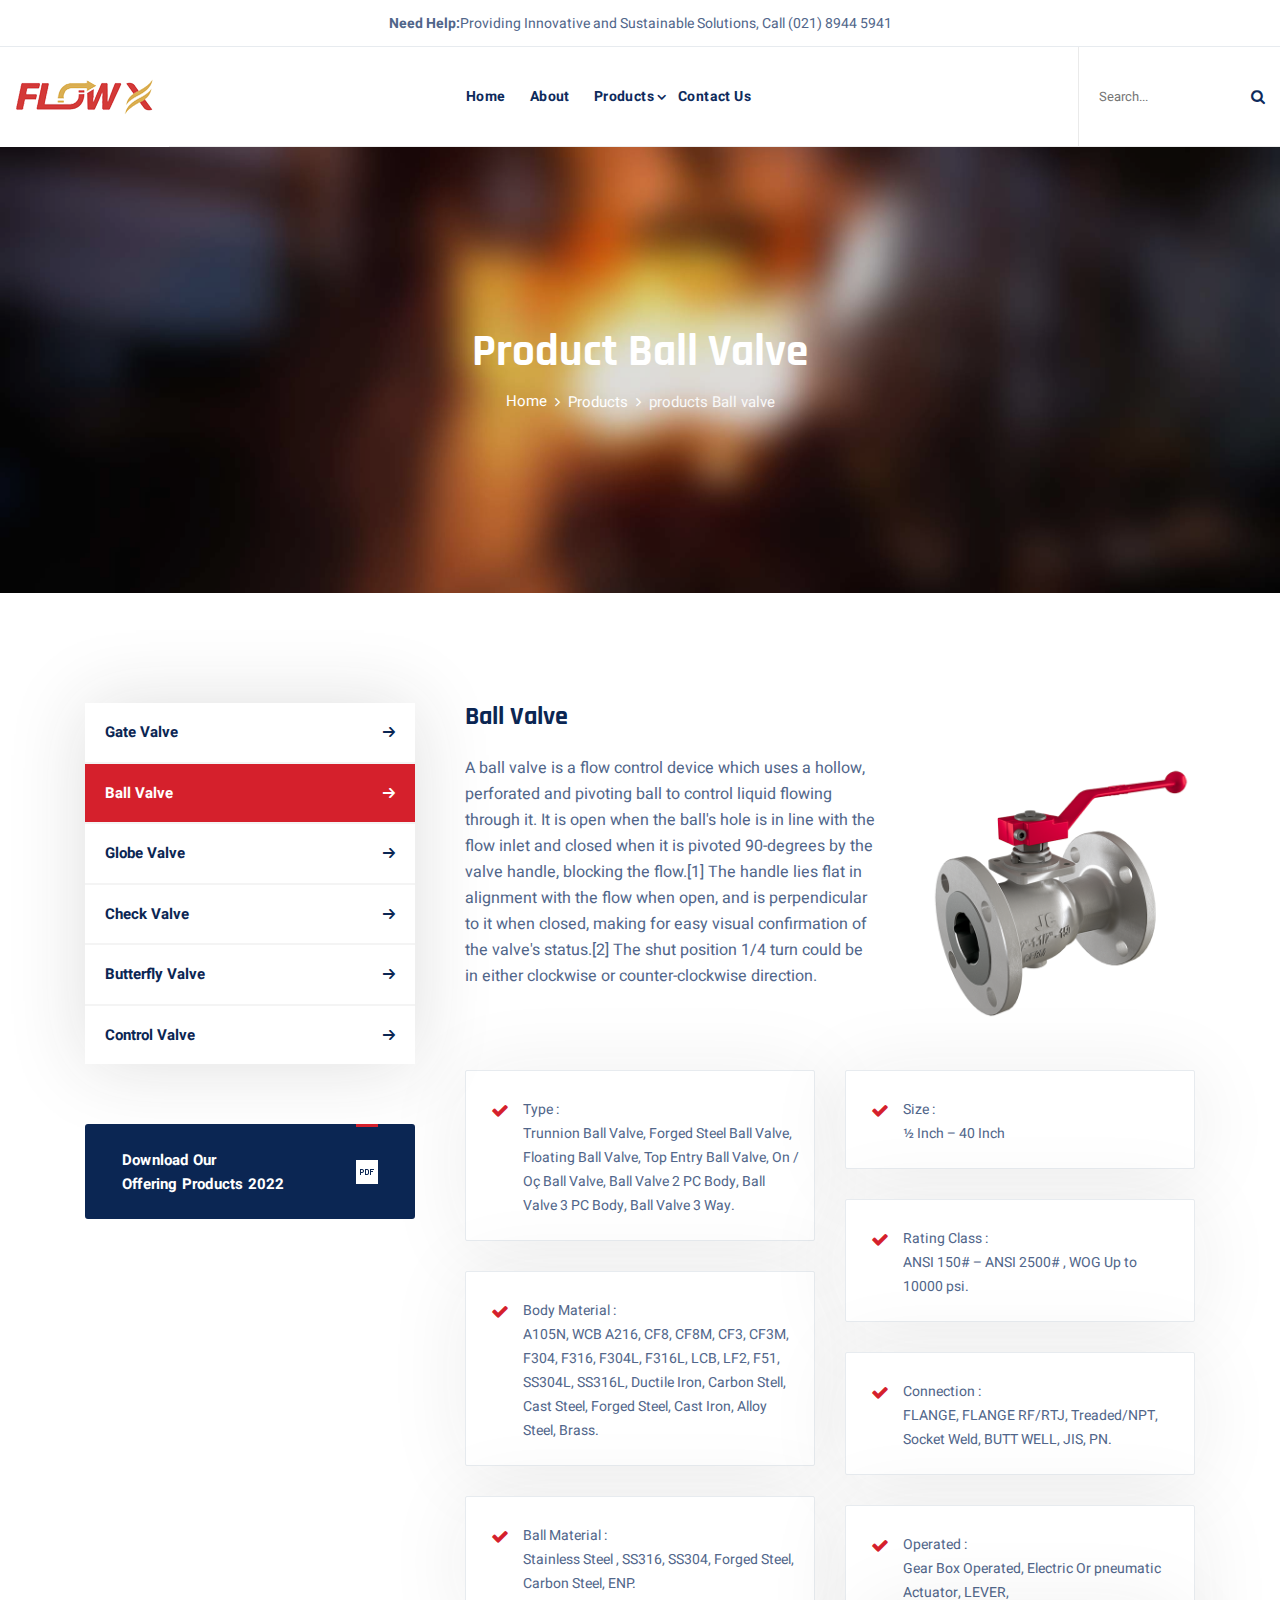
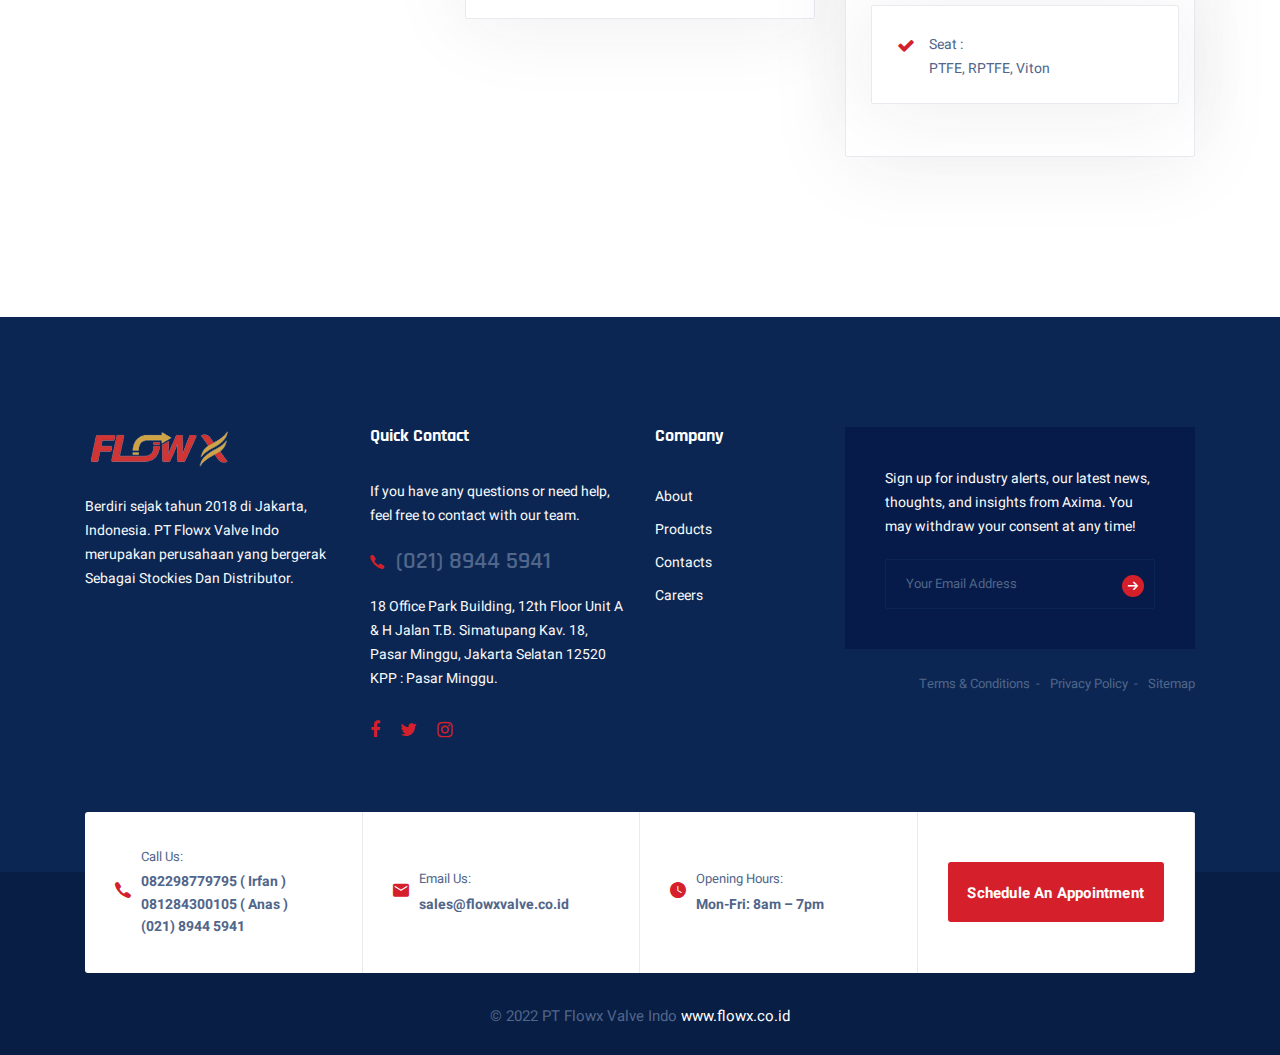
<file: products-ball-valve.html>
<!DOCTYPE html>
<html lang="en">

  <head>
    <meta charset="UTF-8" />
    <meta name="viewport" content="width=device-width, initial-scale=1.0" />
    <meta http-equiv="X-UA-Compatible" content="ie=edge" />
    <meta name="description" content="PT. FLOWX VALVE INDO - SUPPLIER & STOKIEST">
    <link href="assets/images/favicon/favicon.png" rel="icon">
    <title>PT. FLOWX VALVE INDO - SUPPLIER & STOKIEST</title>
    <link rel="stylesheet"
      href="https://fonts.googleapis.com/css?family=Heebo:400,500,700%7cRajdhani:400,500,600,700&display=swap">
    <link rel="stylesheet" href="assets/css/libraries.css">
    <link rel="stylesheet" href="assets/css/style.css">
   
  </head>

<body>
 
 
  <div class="wrapper">
    <!-- =========================
        Header
    =========================== -->
   
      <header id="header" class="header header-layout1">
        <div class="header__promo-text text-center">
          <strong>Need Help:</strong><span>Providing Innovative and Sustainable Solutions, Call (021) 8944 5941</span>
        </div><!-- /.header__promo-text -->
        <nav class="navbar navbar-expand-lg sticky-navbar">
          <div class="container-fluid px-0">
            <a class="navbar-brand" href="index.html">
              <img src="assets/images/logo/logo-light.png" class="logo-light" alt="logo">
              <img src="assets/images/logo/logo-dark.png" class="logo-dark" alt="logo">
            </a>
            <button class="navbar-toggler" type="button">
              <span class="menu-lines"><span></span></span>
            </button>
            <div class="collapse navbar-collapse" id="mainNavigation">
              <ul class="navbar-nav mx-auto">
                <li class="nav__item">
                  <a href="index.html" class="nav__item-link">Home</a>
                </li>
                <li class="nav__item">
                  <a href="about-us.html" class="nav__item-link ">About</a>
                </li>
                
                <li class="nav__item with-dropdown">
                  <a href="products.html" class="dropdown-toggle nav__item-link">Products</a>
                  <i class="fa fa-angle-right" data-toggle="dropdown"></i>
                  <ul class="dropdown-menu wide-dropdown-menu">
                    <li class="nav__item">
                      <div class="row mx-0">
                        <div class="col-sm-6 dropdown-menu-col">
                          <h6>Products FLOWX VALVE</h6>
                          <ul class="nav flex-column">
                            <li class="nav__item"><a class="nav__item-link"
                                href="products-gate-valve.html">Gate Valve</a>
                            </li> <!-- /.nav-item -->
                            <li class="nav__item"><a class="nav__item-link"
                                href="products-ball-valve.html">Ball Valve</a>
                            </li> <!-- /.nav-item -->
                            <li class="nav__item"><a class="nav__item-link"
                                href="products-globe-valve.html">Globe Valve</a>
                            </li> <!-- /.nav-item -->
                            <li class="nav__item"><a class="nav__item-link"
                                href="products-check-valve.html">Check Valve</a>
                            </li> <!-- /.nav-item -->
                            <li class="nav__item"><a class="nav__item-link"
                                href="products-butterfly-valve.html">Butterfly Valve</a>
                            </li> <!-- /.nav-item -->
                            <li class="nav__item"><a class="nav__item-link" href="products-control-valve.html">Control Valve</a></li>
                            <!-- /.nav-item -->
                          </ul>
                        </div><!-- /.col-sm-6 -->
                        <div class="col-sm-6 dropdown-menu-col">
                          <h6>other Supply Material</h6>
                          <ul class="nav flex-column">
                            <li class="nav__item"><a class="nav__item-link" href="other-pipe.html">Pipe</a></li> <!-- /.nav-item -->
                            <li class="nav__item"><a class="nav__item-link" href="other-flange.html">Flange</a></li> <!-- /.nav-item -->
                           
                            <!-- /.nav-item -->
                          </ul>
                        </div><!-- /.col-sm-6 -->
                      </div><!-- /.row -->
                    </li><!-- /.nav-item -->
                  </ul><!-- /.dropdown-menu -->
                </li><!-- /.nav-item -->
                <li class="nav__item">
                  <a href="contacs.html" class="nav__item-link">Contact Us</a>
                </li>
              </ul><!-- /.navbar-nav -->
            </div><!-- /.navbar-collapse -->
            <div class="navbar-modules">
              <ul class="list-unstyled d-flex align-items-center modules__btns-list">
                <li class="d-none d-lg-block">
                  <form class="header__search-form">
                    <input type="text" class="search__input" placeholder="Search...">
                    <button><i class="fa fa-search"></i></button>
                  </form>
                </li>
              </ul><!-- /.modules-wrapper -->
            </div><!-- /.navbar-modules -->
          </div><!-- /.container -->
        </nav><!-- /.navabr -->
    </header><!-- /.Header -->  
    <!-- ========================
         page title 
      =========================== -->
    <section id="page-title" class="page-title page-title-layout8 bg-overlay bg-parallax text-center">
      <div class="bg-img"><img src="assets/images/page-titles/9.jpg" alt="background"></div>
      <div class="container">
        <div class="row">
          <div class="col-sm-12 col-md-12 col-lg-8 offset-lg-2">
            <h1 class="pagetitle__heading">Product Ball Valve</h1>
            <nav aria-label="breadcrumb">
              <ol class="breadcrumb justify-content-center">
                <li class="breadcrumb-item"><a href="index.html">Home</a></li>
                <li class="breadcrumb-item"><a href="#">Products</a></li>
                <li class="breadcrumb-item active" aria-current="page">products Ball valve</li>
              </ol>
            </nav>
          </div><!-- /.col-lg-8 -->
        </div><!-- /.row -->
      </div><!-- /.container -->
    </section><!-- /.page-title -->

    <!-- ======================
      Text Content Section
    ========================= -->
    <section id="textContentSection" class="text-content-section pt-110">
      <div class="container">
        <div class="row">
          <div class="col-sm-12 col-md-12 col-lg-4">
            <aside class="sidebar mb-30">
              <div class="widget widget-categories">
                <div class="widget-content">
                  <ul class="list-unstyled">
                    <li>
                      <a href="products-gate-valve.html"><span>Gate Valve</span><i class="icon-arrow-right"></i></a>
                    </li>
                    <li>
                      <a href="products-ball-valve.html" class="active"><span>Ball Valve</span><i class="icon-arrow-right"></i></a>
                    </li>
                    <li>
                      <a href="products-globe-valve.html"><span>Globe Valve</span><i class="icon-arrow-right"></i></a>
                    </li>
                    <li>
                      <a href="products-check-valve.html"><span>Check Valve</span><i class="icon-arrow-right"></i></a>
                    </li>
                    <li>
                      <a href="products-butterfly-valve.html"><span>Butterfly Valve</span><i class="icon-arrow-right"></i></a>
                    </li>
                    <li>
                      <a href="products-control-valve.html"><span>Control Valve</span><i class="icon-arrow-right"></i></a>
                    </li>
                  </ul>
                </div><!-- /.widget-content -->
              </div><!-- /.widget-categories -->
            
              <div class="widget widget-download">
                <div class="widget__content">
                  <a href="#" class="btn btn__secondary btn__block mb-20">
                    <span>Download Our <br> offering Products 2022</span>
                    <img src="assets/images/icons/pdf.png" alt="pdf">
                  </a>
               
                </div><!-- /.widget-content -->
              </div><!-- /.widget-download -->
            </aside><!-- /.sidebar -->
          </div><!-- /.col-lg-4 -->
          <div class="col-sm-12 col-md-12 col-lg-8">
            <div class="row">
              <div class="col-sm-12 col-md-7 col-lg-7">
                <div class="text__block  mb-40">
                  <h5 class="text__block-title">Ball Valve</h5>
                  <p class="text__block-desc">A ball valve is a flow control device which uses a hollow, perforated and pivoting ball to control liquid flowing through it. It is open when the ball's hole is in line with the flow inlet and closed when it is pivoted 90-degrees by the valve handle, blocking the flow.[1] The handle lies flat in alignment with the flow when open, and is perpendicular to it when closed, making for easy visual confirmation of the valve's status.[2] The shut position 1/4 turn could be in either clockwise or counter-clockwise direction.</p>
                 
                </div><!-- /.text-block -->
              </div><!-- /.col-lg-6 -->
              <div class="col-sm-12 col-md-5 col-lg-5">
                <div class="row">
                  <div class="col-sm-12 col-md-12 col-lg-12">
                    <img src="assets/images/products/ball-valve.png" alt="ball-valve" class="img-fluid mt-50 mb-30">
                  </div><!-- /.col-lg-12 -->
                </div><!-- /.row -->
              </div><!-- /.col-lg-6 -->
            </div><!-- /.row -->
            <div class="row">
              <div class="col-sm-12 col-md-12 col-lg-12">
                <div class="features-list mb-30">
                  <div class="row">
                    <div class="col-sm-12 col-md-12 col-lg-6">
                      <div class="feature-item feature-list-item">
                        <div class="feature__content">
                          <!-- <h4 class="feature__title">Quality Control System</h4> -->
                          <p class="feature__desc">Type : 
                            <br> Trunnion Ball Valve, Forged Steel Ball Valve,
                            Floating Ball Valve, Top Entry Ball Valve,
                            On / Oç Ball Valve, Ball Valve 2 PC Body,
                            Ball Valve 3 PC Body, Ball Valve 3 Way.</p>
                        </div><!-- /.feature-content -->
                      </div><!-- /.feature-item -->
                      <div class="feature-item feature-list-item">
                        <div class="feature__content">
                          <!-- <h4 class="feature__title">100% Satisfaction Guarantee</h4> -->
                          <p class="feature__desc">Body Material :
                            <br> A105N, WCB A216, CF8, CF8M, CF3, CF3M,
                            F304, F316, F304L, F316L, LCB, LF2, F51,
                            SS304L, SS316L, Ductile Iron, Carbon Stell,
                            Cast Steel, Forged Steel, Cast Iron, Alloy Steel,
                            Brass.</p>
                        </div><!-- /.feature-content -->
                      </div><!-- /.feature-item -->
                      <div class="feature-item feature-list-item">
                        <div class="feature__content">
                          <!-- <h4 class="feature__title">Accurate Testing Processes</h4> -->
                          <p class="feature__desc">Ball Material :
                            <br>Stainless Steel , SS316, SS304, Forged Steel,
                            Carbon Steel, ENP.</p>
                        </div><!-- /.feature-content -->
                      </div><!-- /.feature-item -->
                    </div><!-- /.col-lg-6 -->
                    <div class="col-sm-12 col-md-12 col-lg-6">
                      <div class="feature-item feature-list-item">
                        <div class="feature__content">
                          <!-- <h4 class="feature__title">Highly Professional Staff</h4> -->
                          <p class="feature__desc">Size :
                            <br> ½ Inch – 40 Inch </p>
                        </div><!-- /.feature-content -->
                      </div><!-- /.feature-item -->
                      <div class="feature-item feature-list-item">
                        <div class="feature__content">
                          <!-- <h4 class="feature__title">Accurate Testing Processes</h4> -->
                          <p class="feature__desc">Rating Class :
                            <br> ANSI 150# – ANSI 2500# , WOG Up to
                            10000 psi.
                            </p>
                        </div><!-- /.feature-content -->
                      </div><!-- /.feature-item -->
                      <div class="feature-item feature-list-item">
                        <div class="feature__content">
                          <!-- <h4 class="feature__title">Accurate Testing Processes</h4> -->
                          <p class="feature__desc">Connection :
                            <br> FLANGE, FLANGE RF/RTJ, Treaded/NPT,
                            Socket Weld, BUTT WELL, JIS, PN.</p>
                        </div><!-- /.feature-content -->
                      </div><!-- /.feature-item -->
                      
                      <div class="feature-item feature-list-item">
                        <div class="feature__content">
                          <!-- <h4 class="feature__title">Accurate Testing Processes</h4> -->
                          <p class="feature__desc">Operated :
                            <br> Gear Box Operated, Electric Or pneumatic
                            Actuator, LEVER,</p>
                        </div><!-- /.feature-content -->

                        <div class="feature-item feature-list-item">
                          <div class="feature__content">
                            <!-- <h4 class="feature__title">Accurate Testing Processes</h4> -->
                            <p class="feature__desc">Seat :
                              <br> PTFE, RPTFE, Viton</p>
                          </div><!-- /.feature-content -->
  

                      </div><!-- /.feature-item -->
                    </div><!-- /.col-lg-6 -->
                  </div><!-- /.row -->
                </div><!-- /.features-list-layout3 -->
              </div><!-- /.col-lg-12 -->
            </div><!-- /.row -->
            
        </div><!-- /.row -->
      </div><!-- /.container -->
    </section><!-- /.Text Content Section -->

    
  <!-- ========================
      Footer
    ========================== -->
  <footer id="footer" class="footer">
    <div class="footer-top">
      <div class="container">
        <div class="row">
          <div class="col-sm-12 col-md-12 col-lg-3 footer__widget footer__widget-about mb-30">
            <div class="footer__widget-content">
              <img src="assets/images/logo/logo-footer.png" alt="logo">
              <p>Berdiri sejak tahun 2018 di Jakarta, Indonesia. PT Flowx Valve Indo merupakan perusahaan yang bergerak Sebagai Stockies Dan Distributor.</p>
              
            </div>
          </div><!-- /.col-lg-4 -->
          <div class="col-sm-6 col-md-6 col-lg-3 footer__widget footer__widget-text">
            <h6 class="footer__widget-title">Quick Contact</h6>
            <div class="footer__widget-content">
              <p>If you have any questions or need help, feel free to contact with our team.</p>
              <a href="tel:02189445941" class="phone-link">
                <i class="icon-phone"></i><span>(021) 8944 5941</span>
              </a>
              <p>18 Office Park Building, 12th Floor Unit A & H
                Jalan T.B. Simatupang Kav. 18,
                Pasar Minggu, Jakarta Selatan 12520
                KPP : Pasar Minggu.</p>
              <ul class="social__icons list-unstyled mt-30 mb-30">
                <li><a href="#"><i class="fa fa-facebook"></i></a></li>
                <li><a href="#"><i class="fa fa-twitter"></i></a></li>
                <li><a href="#"><i class="fa fa-instagram"></i></a></li>
              </ul>
            </div><!-- /.footer-widget-content -->
          </div><!-- /.col-lg-3 -->
          <div class="col-sm-6 col-md-6 col-lg-2 footer__widget footer__widget-nav">
            <h6 class="footer__widget-title">Company</h6>
            <div class="footer__widget-content">
              <nav>
                <ul class="list-unstyled">
                  <li><a href="about-us.html">About</a></li>
                  <li><a href="products.html">Products</a></li>
                  <li><a href="contacs.html">Contacts</a></li>
                  <li><a href="#">Careers</a></li>
                </ul>
              </nav>
            </div><!-- /.footer-widget-content -->
          </div><!-- /.col-lg-2 -->
          <div class="col-12 col-sm-12 col-md-12 col-lg-4 footer__widget footer__widget-newsletter">
            <div class="footer__widget-content">
              <p>Sign up for industry alerts, our latest news, thoughts, and insights from Axima. You may withdraw
                your consent at any time!</p>
              <form class="widget__newsletter-form">
                <div class="form-group mb-0">
                  <input type="text" class="form-control" placeholder="Your Email Address">
                  <button type="submit" class="btn">
                    <i class="icon-arrow-right arrow-rounded"></i>
                  </button>
                </div>
              </form>
            </div><!-- /.footer-widget-content -->
            <nav>
              <ul class="footer__sitemap-links list-unstyled d-flex justify-content-end flex-wrap">
                <li><a href="#">Terms & Conditions </a></li>
                <li><a href="#">Privacy Policy</a></li>
                <li><a href="#">Sitemap</a></li>
              </ul><!-- /.footer__sitemap-links -->
            </nav>
          </div><!-- /.col-lg-4 -->
        </div><!-- /.row -->
      </div><!-- /.container -->
    </div><!-- /.footer-top -->
    <div class="footer-bottom">
      <div class="container">
        <div class="row">
          <div class="col-sm-12 col-md-12 col-lg-12">
            <div class="footer__contact">
              <div class="footer__contact-item">
                <div class="footer__contact-item-icon">
                  <i class="icon-phone"></i>
                </div><!-- /.footer__contact-item-icon -->
                <div class="footer__contact-item-text">
                  <span>Call Us:</span>
                  <strong>
                  <a href="https://wa.me/082298779795">  082298779795 ( Irfan )  </a>
                  <a href="https://wa.me/081284300105"> 081284300105 ( Anas ) </a> <br>
                  <a href="tel:02189445941">(021) 8944 5941</a> </strong>
                </div><!-- /.footer__contact-item-text -->
              </div><!-- /.footer__contact-item -->
              <div class="footer__contact-item">
                <div class="footer__contact-item-icon">
                  <i class="icon-envelope"></i>
                </div><!-- /.footer__contact-item-icon -->
                <div class="footer__contact-item-text">
                  <span>Email Us:</span>
                  <strong><a href="mailto:sales@flowxvalve.co.id">sales@flowxvalve.co.id</a></strong>
                </div><!-- /.footer__contact-item-text -->
              </div><!-- /.footer__contact-item -->
              <div class="footer__contact-item">
                <div class="footer__contact-item-icon">
                  <i class="icon-clock"></i>
                </div><!-- /.footer__contact-item-icon -->
                <div class="footer__contact-item-text">
                  <span>Opening Hours:</span>
                  <strong>Mon-Fri: 8am – 7pm</strong>
                </div><!-- /.footer__contact-item-text -->
              </div><!-- /.footer__contact-item -->
              <div class="footer__contact-item">
                <a href="#" class="btn btn__block btn__primary">Schedule An Appointment</a>
              </div><!-- /.footer__contact-item -->
            </div><!-- /.footer__contact -->
            <div class="footer__copyright text-center">
              <span> &copy; 2022 PT Flowx Valve Indo
                <a href="www.flowx.co.id">www.flowx.co.id</a>
              </span>
            </div><!-- /.Footer-copyright -->
          </div><!-- /.col-lg-12 -->
        </div><!-- /.row -->
      </div><!-- /.container -->
    </div><!-- /.Footer-bottom -->
  </footer><!-- /.Footer -->
    <button id="scrollTopBtn"><i class="fa fa-long-arrow-up"></i></button>
    </div><!-- /.wrapper -->
  
    <script src="assets/js/jquery-3.3.1.min.js"></script>
    <script src="assets/js/plugins.js"></script>
    <script src="assets/js/main.js"></script>
  
  
  
</body>

</html>
</file>
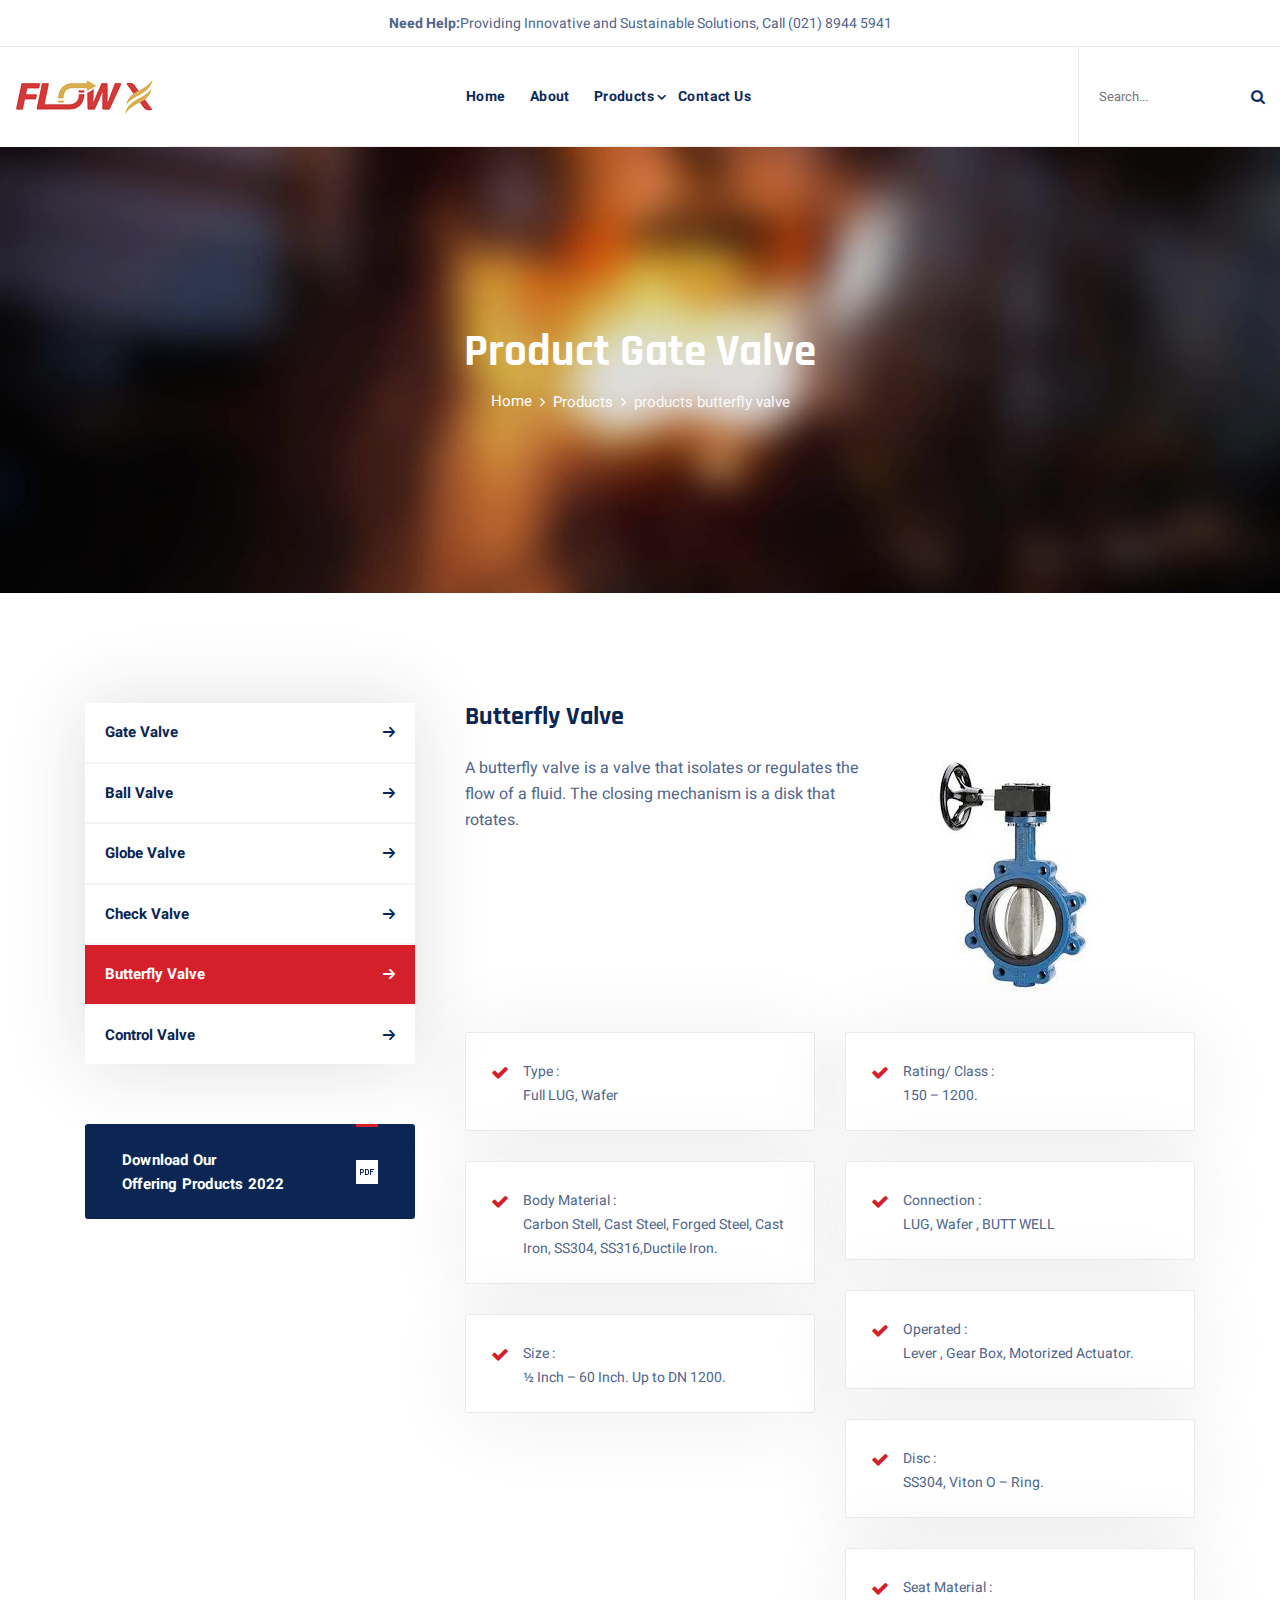
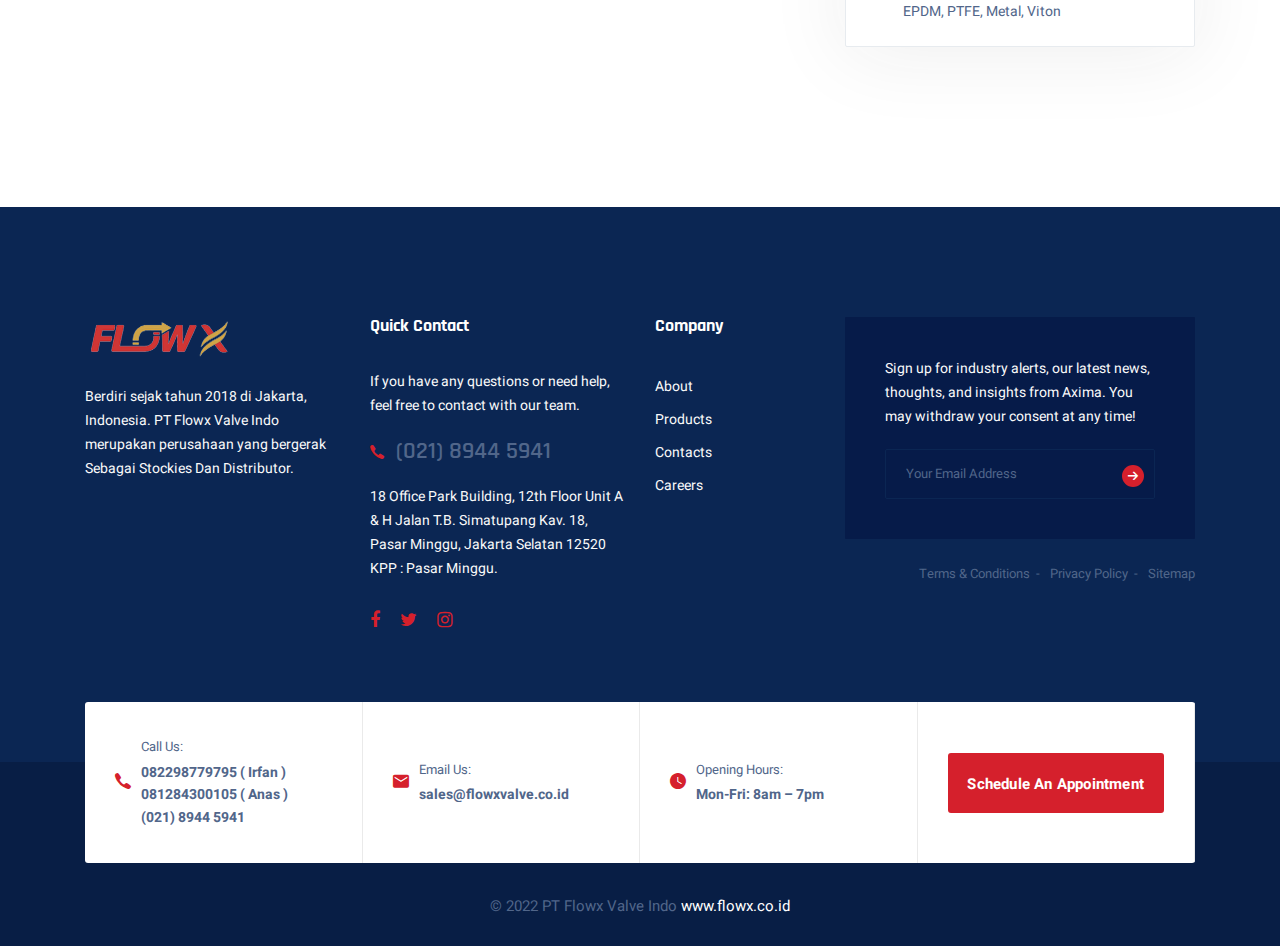
<file: products-butterfly-valve.html>
<!DOCTYPE html>
<html lang="en">

  <head>
    <meta charset="UTF-8" />
    <meta name="viewport" content="width=device-width, initial-scale=1.0" />
    <meta http-equiv="X-UA-Compatible" content="ie=edge" />
    <meta name="description" content="PT. FLOWX VALVE INDO - SUPPLIER & STOKIEST">
    <link href="assets/images/favicon/favicon.png" rel="icon">
    <title>PT. FLOWX VALVE INDO - SUPPLIER & STOKIEST</title>
    <link rel="stylesheet"
      href="https://fonts.googleapis.com/css?family=Heebo:400,500,700%7cRajdhani:400,500,600,700&display=swap">
    <link rel="stylesheet" href="assets/css/libraries.css">
    <link rel="stylesheet" href="assets/css/style.css">
   
  </head>

<body>
 
 
  <div class="wrapper">
    <!-- =========================
        Header
    =========================== -->
   
      <header id="header" class="header header-layout1">
        <div class="header__promo-text text-center">
          <strong>Need Help:</strong><span>Providing Innovative and Sustainable Solutions, Call (021) 8944 5941</span>
        </div><!-- /.header__promo-text -->
        <nav class="navbar navbar-expand-lg sticky-navbar">
          <div class="container-fluid px-0">
            <a class="navbar-brand" href="index.html">
              <img src="assets/images/logo/logo-light.png" class="logo-light" alt="logo">
              <img src="assets/images/logo/logo-dark.png" class="logo-dark" alt="logo">
            </a>
            <button class="navbar-toggler" type="button">
              <span class="menu-lines"><span></span></span>
            </button>
            <div class="collapse navbar-collapse" id="mainNavigation">
              <ul class="navbar-nav mx-auto">
                <li class="nav__item">
                  <a href="index.html" class="nav__item-link">Home</a>
                </li>
                <li class="nav__item">
                  <a href="about-us.html" class="nav__item-link ">About</a>
                </li>
                
                <li class="nav__item with-dropdown">
                  <a href="products.html" class="dropdown-toggle nav__item-link">Products</a>
                  <i class="fa fa-angle-right" data-toggle="dropdown"></i>
                  <ul class="dropdown-menu wide-dropdown-menu">
                    <li class="nav__item">
                      <div class="row mx-0">
                        <div class="col-sm-6 dropdown-menu-col">
                          <h6>Products FLOWX VALVE</h6>
                          <ul class="nav flex-column">
                            <li class="nav__item"><a class="nav__item-link"
                                href="products-gate-valve.html">Gate Valve</a>
                            </li> <!-- /.nav-item -->
                            <li class="nav__item"><a class="nav__item-link"
                                href="products-ball-valve.html">Ball Valve</a>
                            </li> <!-- /.nav-item -->
                            <li class="nav__item"><a class="nav__item-link"
                                href="products-globe-valve.html">Globe Valve</a>
                            </li> <!-- /.nav-item -->
                            <li class="nav__item"><a class="nav__item-link"
                                href="products-check-valve.html">Check Valve</a>
                            </li> <!-- /.nav-item -->
                            <li class="nav__item"><a class="nav__item-link"
                                href="products-butterfly-valve.html">Butterfly Valve</a>
                            </li> <!-- /.nav-item -->
                            <li class="nav__item"><a class="nav__item-link" href="products-control-valve.html">Control Valve</a></li>
                            <!-- /.nav-item -->
                          </ul>
                        </div><!-- /.col-sm-6 -->
                        <div class="col-sm-6 dropdown-menu-col">
                          <h6>other Supply Material</h6>
                          <ul class="nav flex-column">
                            <li class="nav__item"><a class="nav__item-link" href="other-pipe.html">Pipe</a></li> <!-- /.nav-item -->
                            <li class="nav__item"><a class="nav__item-link" href="other-flange.html">Flange</a></li> <!-- /.nav-item -->
                           
                            <!-- /.nav-item -->
                          </ul>
                        </div><!-- /.col-sm-6 -->
                      </div><!-- /.row -->
                    </li><!-- /.nav-item -->
                  </ul><!-- /.dropdown-menu -->
                </li><!-- /.nav-item -->
                <li class="nav__item">
                  <a href="contacs.html" class="nav__item-link">Contact Us</a>
                </li>
              </ul><!-- /.navbar-nav -->
            </div><!-- /.navbar-collapse -->
            <div class="navbar-modules">
              <ul class="list-unstyled d-flex align-items-center modules__btns-list">
                <li class="d-none d-lg-block">
                  <form class="header__search-form">
                    <input type="text" class="search__input" placeholder="Search...">
                    <button><i class="fa fa-search"></i></button>
                  </form>
                </li>
              </ul><!-- /.modules-wrapper -->
            </div><!-- /.navbar-modules -->
          </div><!-- /.container -->
        </nav><!-- /.navabr -->
    </header><!-- /.Header -->  
    <!-- ========================
         page title 
      =========================== -->
    <section id="page-title" class="page-title page-title-layout8 bg-overlay bg-parallax text-center">
      <div class="bg-img"><img src="assets/images/page-titles/9.jpg" alt="background"></div>
      <div class="container">
        <div class="row">
          <div class="col-sm-12 col-md-12 col-lg-8 offset-lg-2">
            <h1 class="pagetitle__heading">Product Gate Valve</h1>
            <nav aria-label="breadcrumb">
              <ol class="breadcrumb justify-content-center">
                <li class="breadcrumb-item"><a href="index.html">Home</a></li>
                <li class="breadcrumb-item"><a href="#">Products</a></li>
                <li class="breadcrumb-item active" aria-current="page">products butterfly valve</li>
              </ol>
            </nav>
          </div><!-- /.col-lg-8 -->
        </div><!-- /.row -->
      </div><!-- /.container -->
    </section><!-- /.page-title -->

    <!-- ======================
      Text Content Section
    ========================= -->
    <section id="textContentSection" class="text-content-section pt-110">
      <div class="container">
        <div class="row">
          <div class="col-sm-12 col-md-12 col-lg-4">
            <aside class="sidebar mb-30">
              <div class="widget widget-categories">
                <div class="widget-content">
                  <ul class="list-unstyled">
                    <li>
                      <a href="products-gate-valve.html"><span>Gate Valve</span><i class="icon-arrow-right"></i></a>
                    </li>
                    <li>
                      <a href="products-ball-valve.html"><span>Ball Valve</span><i class="icon-arrow-right"></i></a>
                    </li>
                    <li>
                      <a href="products-globe-valve.html"><span>Globe Valve</span><i class="icon-arrow-right"></i></a>
                    </li>
                    <li>
                      <a href="products-check-valve.html"><span>Check Valve</span><i class="icon-arrow-right"></i></a>
                    </li>
                    <li>
                      <a href="products-butterfly-valve.html"class="active"><span>Butterfly Valve</span><i class="icon-arrow-right"></i></a>
                    </li>
                    <li>
                      <a href="products-control-valve.html"><span>Control Valve</span><i class="icon-arrow-right"></i></a>
                    </li>
                  </ul>
                </div><!-- /.widget-content -->
              </div><!-- /.widget-categories -->
              
              <div class="widget widget-download">
                <div class="widget__content">
                  <a href="#" class="btn btn__secondary btn__block mb-20">
                    <span>Download Our <br> offering Products 2022</span>
                    <img src="assets/images/icons/pdf.png" alt="pdf">
                  </a>
                </div><!-- /.widget-content -->
              </div><!-- /.widget-download -->
            </aside><!-- /.sidebar -->
          </div><!-- /.col-lg-4 -->
          <div class="col-sm-12 col-md-12 col-lg-8">
            <div class="row">
              <div class="col-sm-12 col-md-7 col-lg-7">
                <div class="text__block  mb-40">
                  <h5 class="text__block-title">Butterfly Valve</h5>
                  <p class="text__block-desc">A butterfly valve is a valve that isolates or regulates the flow of a fluid. The closing mechanism is a disk that rotates.</p>
                 
                </div><!-- /.text-block -->
              </div><!-- /.col-lg-6 -->
              <div class="col-sm-12 col-md-5 col-lg-5">
                <div class="row">
                  <div class="col-sm-12 col-md-12 col-lg-12">
                    <img src="assets/images/products/butterfly-valve.jpg" alt="butterfly-valve" class="img-fluid mt-50 mb-30">
                  </div><!-- /.col-lg-12 -->
                </div><!-- /.row -->
              </div><!-- /.col-lg-6 -->
            </div><!-- /.row -->
            <div class="row">
              <div class="col-sm-12 col-md-12 col-lg-12">
                <div class="features-list mb-30">
                  <div class="row">
                    <div class="col-sm-12 col-md-12 col-lg-6">
                      <div class="feature-item feature-list-item">
                        <div class="feature__content">
                          <!-- <h4 class="feature__title">Quality Control System</h4> -->
                          <p class="feature__desc">Type : 
                            <br> Full LUG, Wafer</p>
                        </div><!-- /.feature-content -->
                      </div><!-- /.feature-item -->
                      <div class="feature-item feature-list-item">
                        <div class="feature__content">
                          <!-- <h4 class="feature__title">100% Satisfaction Guarantee</h4> -->
                          <p class="feature__desc">Body Material :
                            <br>Carbon Stell, Cast Steel, Forged Steel, Cast Iron, SS304, SS316,Ductile Iron.</p>
                        </div><!-- /.feature-content -->
                      </div><!-- /.feature-item -->
                      <div class="feature-item feature-list-item">
                        <div class="feature__content">
                          <!-- <h4 class="feature__title">Accurate Testing Processes</h4> -->
                          <p class="feature__desc">Size :
                            <br> ½ Inch – 60 Inch. Up to DN 1200.</p>
                        </div><!-- /.feature-content -->
                      </div><!-- /.feature-item -->
                    </div><!-- /.col-lg-6 -->
                    <div class="col-sm-12 col-md-12 col-lg-6">
                      <div class="feature-item feature-list-item">
                        <div class="feature__content">
                          <!-- <h4 class="feature__title">Highly Professional Staff</h4> -->
                          <p class="feature__desc">Rating/ Class :
                            <br>150 – 1200. </p>
                        </div><!-- /.feature-content -->
                      </div><!-- /.feature-item -->
                      <div class="feature-item feature-list-item">
                        <div class="feature__content">
                          <!-- <h4 class="feature__title">Accurate Testing Processes</h4> -->
                          <p class="feature__desc">Connection :
                            <br> LUG, Wafer , BUTT WELL</p>
                        </div><!-- /.feature-content -->
                      </div><!-- /.feature-item -->
                      <div class="feature-item feature-list-item">
                        <div class="feature__content">
                          <!-- <h4 class="feature__title">Accurate Testing Processes</h4> -->
                          <p class="feature__desc">Operated :
                            <br> Lever , Gear Box, Motorized Actuator.</p>
                        </div><!-- /.feature-content -->
                      </div><!-- /.feature-item -->

                      <div class="feature-item feature-list-item">
                        <div class="feature__content">
                          <!-- <h4 class="feature__title">Accurate Testing Processes</h4> -->
                          <p class="feature__desc">Disc :
                            <br>SS304, Viton O – Ring.</p>
                        </div><!-- /.feature-content -->
                      </div><!-- /.feature-item -->

                      <div class="feature-item feature-list-item">
                        <div class="feature__content">
                          <!-- <h4 class="feature__title">Accurate Testing Processes</h4> -->
                          <p class="feature__desc">Seat Material :
                            <br>EPDM, PTFE, Metal, Viton</p>
                        </div><!-- /.feature-content -->
                      </div><!-- /.feature-item -->
                      
                    </div><!-- /.col-lg-6 -->
                  </div><!-- /.row -->
                </div><!-- /.features-list-layout3 -->
              </div><!-- /.col-lg-12 -->
            </div><!-- /.row -->
            
        </div><!-- /.row -->
      </div><!-- /.container -->
    </section><!-- /.Text Content Section -->

    
  <!-- ========================
      Footer
    ========================== -->
  <footer id="footer" class="footer">
    <div class="footer-top">
      <div class="container">
        <div class="row">
          <div class="col-sm-12 col-md-12 col-lg-3 footer__widget footer__widget-about mb-30">
            <div class="footer__widget-content">
              <img src="assets/images/logo/logo-footer.png" alt="logo">
              <p>Berdiri sejak tahun 2018 di Jakarta, Indonesia. PT Flowx Valve Indo merupakan perusahaan yang bergerak Sebagai Stockies Dan Distributor.</p>
              
            </div>
          </div><!-- /.col-lg-4 -->
          <div class="col-sm-6 col-md-6 col-lg-3 footer__widget footer__widget-text">
            <h6 class="footer__widget-title">Quick Contact</h6>
            <div class="footer__widget-content">
              <p>If you have any questions or need help, feel free to contact with our team.</p>
              <a href="tel:02189445941" class="phone-link">
                <i class="icon-phone"></i><span>(021) 8944 5941</span>
              </a>
              <p>18 Office Park Building, 12th Floor Unit A & H
                Jalan T.B. Simatupang Kav. 18,
                Pasar Minggu, Jakarta Selatan 12520
                KPP : Pasar Minggu.</p>
              <ul class="social__icons list-unstyled mt-30 mb-30">
                <li><a href="#"><i class="fa fa-facebook"></i></a></li>
                <li><a href="#"><i class="fa fa-twitter"></i></a></li>
                <li><a href="#"><i class="fa fa-instagram"></i></a></li>
              </ul>
            </div><!-- /.footer-widget-content -->
          </div><!-- /.col-lg-3 -->
          <div class="col-sm-6 col-md-6 col-lg-2 footer__widget footer__widget-nav">
            <h6 class="footer__widget-title">Company</h6>
            <div class="footer__widget-content">
              <nav>
                <ul class="list-unstyled">
                  <li><a href="about-us.html">About</a></li>
                  <li><a href="products.html">Products</a></li>
                  <li><a href="contacs.html">Contacts</a></li>
                  <li><a href="#">Careers</a></li>
                </ul>
              </nav>
            </div><!-- /.footer-widget-content -->
          </div><!-- /.col-lg-2 -->
          <div class="col-12 col-sm-12 col-md-12 col-lg-4 footer__widget footer__widget-newsletter">
            <div class="footer__widget-content">
              <p>Sign up for industry alerts, our latest news, thoughts, and insights from Axima. You may withdraw
                your consent at any time!</p>
              <form class="widget__newsletter-form">
                <div class="form-group mb-0">
                  <input type="text" class="form-control" placeholder="Your Email Address">
                  <button type="submit" class="btn">
                    <i class="icon-arrow-right arrow-rounded"></i>
                  </button>
                </div>
              </form>
            </div><!-- /.footer-widget-content -->
            <nav>
              <ul class="footer__sitemap-links list-unstyled d-flex justify-content-end flex-wrap">
                <li><a href="#">Terms & Conditions </a></li>
                <li><a href="#">Privacy Policy</a></li>
                <li><a href="#">Sitemap</a></li>
              </ul><!-- /.footer__sitemap-links -->
            </nav>
          </div><!-- /.col-lg-4 -->
        </div><!-- /.row -->
      </div><!-- /.container -->
    </div><!-- /.footer-top -->
    <div class="footer-bottom">
      <div class="container">
        <div class="row">
          <div class="col-sm-12 col-md-12 col-lg-12">
            <div class="footer__contact">
              <div class="footer__contact-item">
                <div class="footer__contact-item-icon">
                  <i class="icon-phone"></i>
                </div><!-- /.footer__contact-item-icon -->
                <div class="footer__contact-item-text">
                  <span>Call Us:</span>
                  <strong>
                  <a href="https://wa.me/082298779795">  082298779795 ( Irfan )  </a>
                  <a href="https://wa.me/081284300105"> 081284300105 ( Anas ) </a> <br>
                  <a href="tel:02189445941">(021) 8944 5941</a> </strong>
                </div><!-- /.footer__contact-item-text -->
              </div><!-- /.footer__contact-item -->
              <div class="footer__contact-item">
                <div class="footer__contact-item-icon">
                  <i class="icon-envelope"></i>
                </div><!-- /.footer__contact-item-icon -->
                <div class="footer__contact-item-text">
                  <span>Email Us:</span>
                  <strong><a href="mailto:sales@flowxvalve.co.id">sales@flowxvalve.co.id</a></strong>
                </div><!-- /.footer__contact-item-text -->
              </div><!-- /.footer__contact-item -->
              <div class="footer__contact-item">
                <div class="footer__contact-item-icon">
                  <i class="icon-clock"></i>
                </div><!-- /.footer__contact-item-icon -->
                <div class="footer__contact-item-text">
                  <span>Opening Hours:</span>
                  <strong>Mon-Fri: 8am – 7pm</strong>
                </div><!-- /.footer__contact-item-text -->
              </div><!-- /.footer__contact-item -->
              <div class="footer__contact-item">
                <a href="#" class="btn btn__block btn__primary">Schedule An Appointment</a>
              </div><!-- /.footer__contact-item -->
            </div><!-- /.footer__contact -->
            <div class="footer__copyright text-center">
              <span> &copy; 2022 PT Flowx Valve Indo
                <a href="www.flowx.co.id">www.flowx.co.id</a>
              </span>
            </div><!-- /.Footer-copyright -->
          </div><!-- /.col-lg-12 -->
        </div><!-- /.row -->
      </div><!-- /.container -->
    </div><!-- /.Footer-bottom -->
  </footer><!-- /.Footer -->
    <button id="scrollTopBtn"><i class="fa fa-long-arrow-up"></i></button>
    </div><!-- /.wrapper -->
  
    <script src="assets/js/jquery-3.3.1.min.js"></script>
    <script src="assets/js/plugins.js"></script>
    <script src="assets/js/main.js"></script>
  
  
  
</body>

</html>
</file>
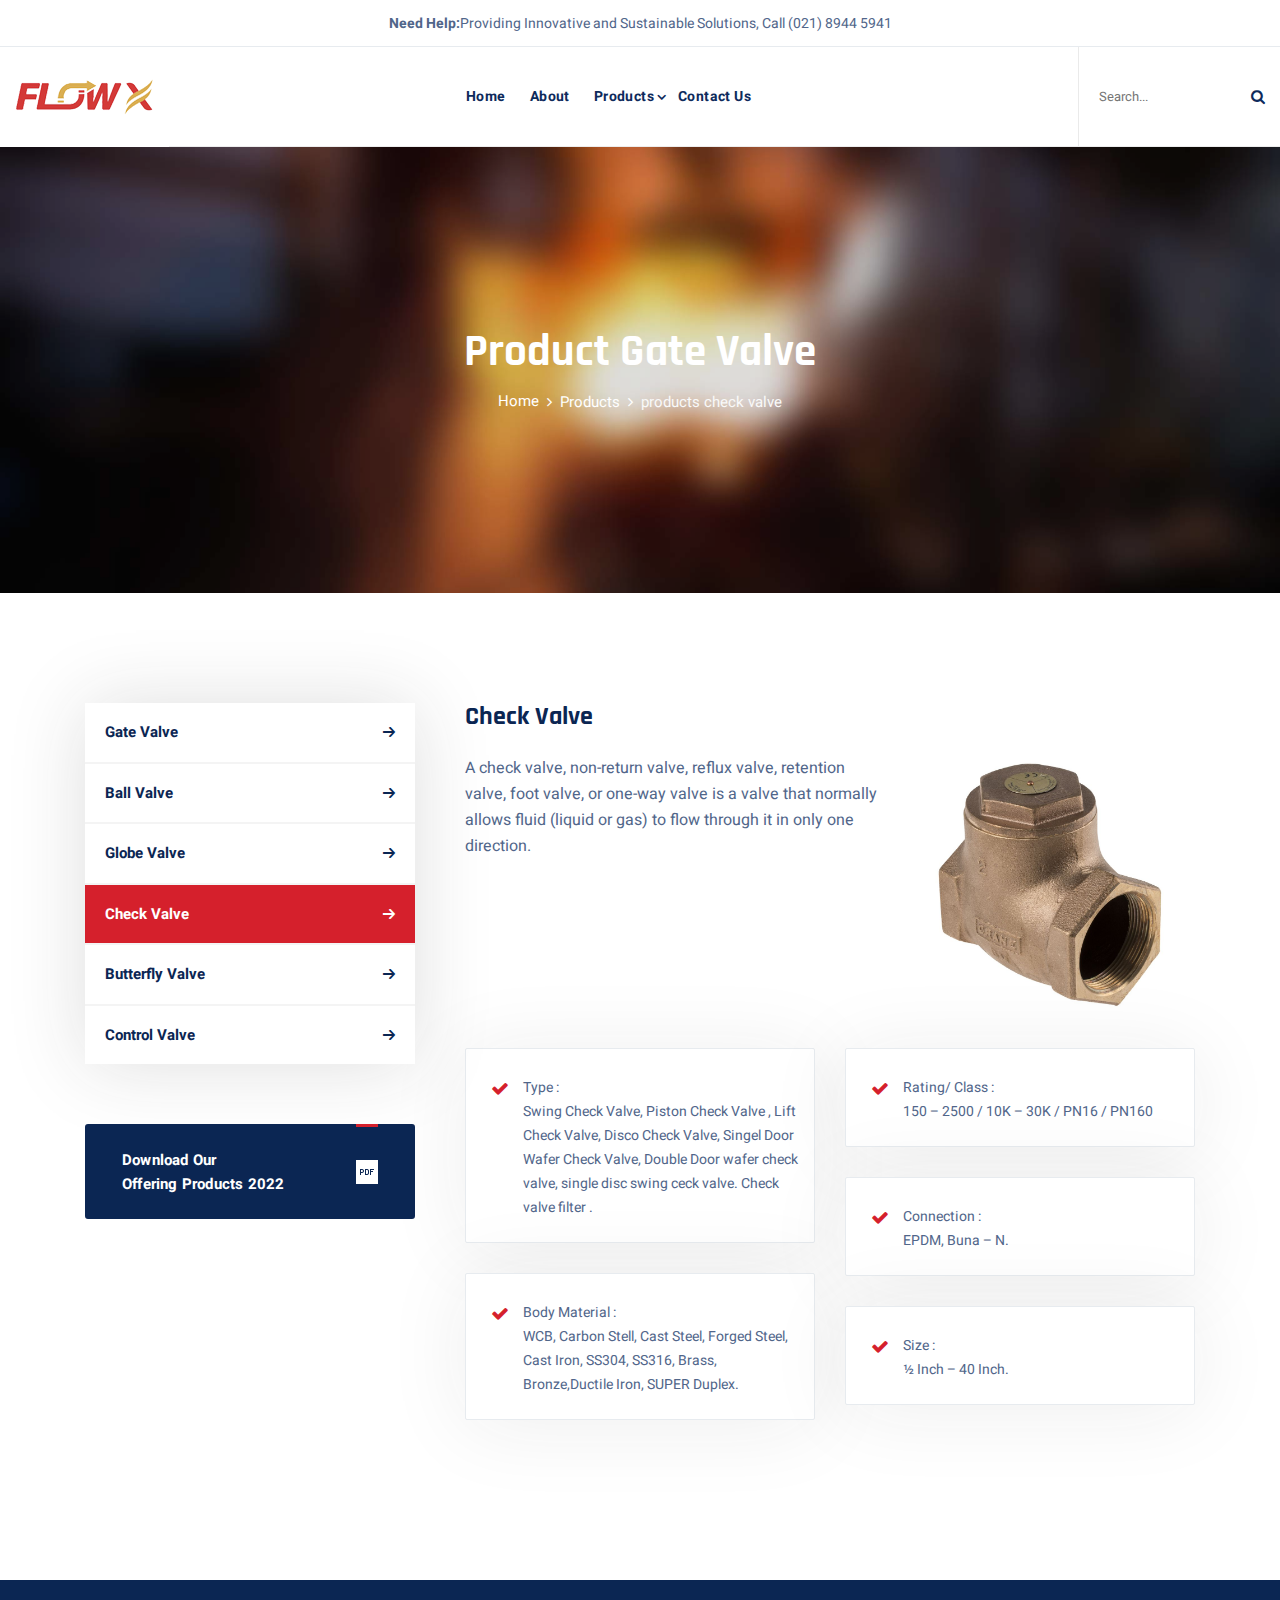
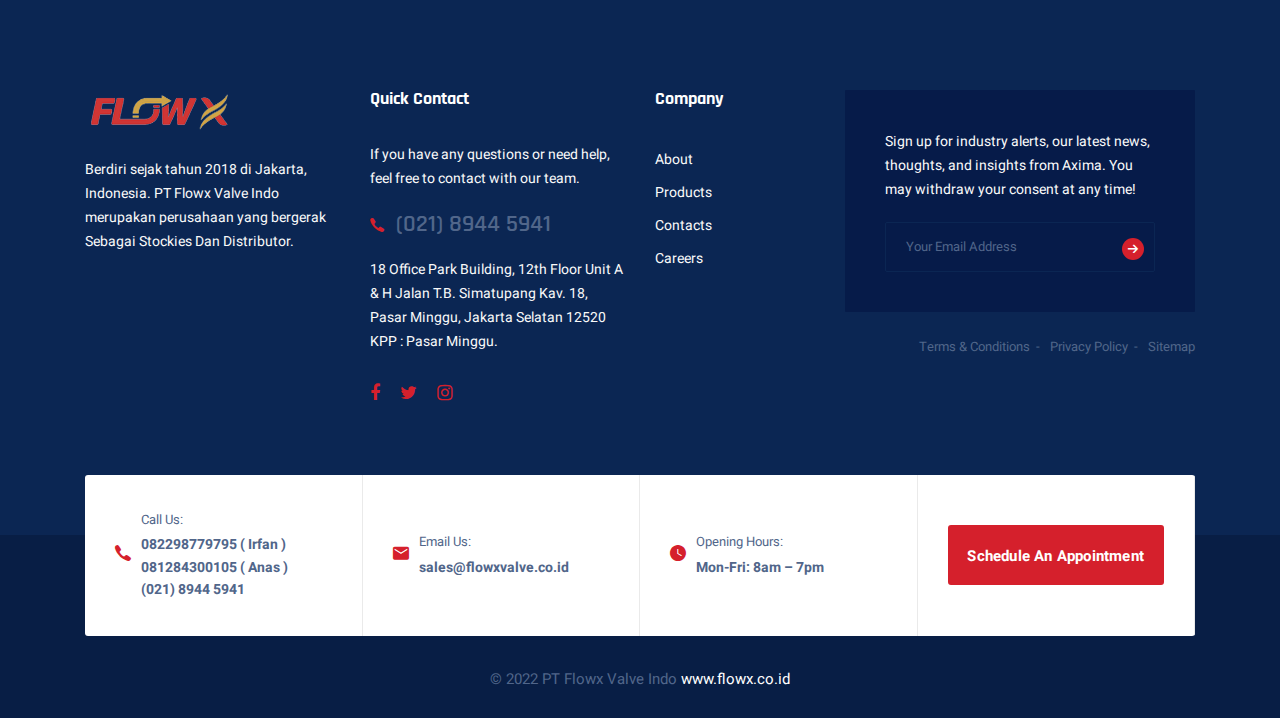
<file: products-check-valve.html>
<!DOCTYPE html>
<html lang="en">

  <head>
    <meta charset="UTF-8" />
    <meta name="viewport" content="width=device-width, initial-scale=1.0" />
    <meta http-equiv="X-UA-Compatible" content="ie=edge" />
    <meta name="description" content="PT. FLOWX VALVE INDO - SUPPLIER & STOKIEST">
    <link href="assets/images/favicon/favicon.png" rel="icon">
    <title>PT. FLOWX VALVE INDO - SUPPLIER & STOKIEST</title>
    <link rel="stylesheet"
      href="https://fonts.googleapis.com/css?family=Heebo:400,500,700%7cRajdhani:400,500,600,700&display=swap">
    <link rel="stylesheet" href="assets/css/libraries.css">
    <link rel="stylesheet" href="assets/css/style.css">
   
  </head>

<body>
 
 
  <div class="wrapper">
    <!-- =========================
        Header
    =========================== -->
   
      <header id="header" class="header header-layout1">
        <div class="header__promo-text text-center">
          <strong>Need Help:</strong><span>Providing Innovative and Sustainable Solutions, Call (021) 8944 5941</span>
        </div><!-- /.header__promo-text -->
        <nav class="navbar navbar-expand-lg sticky-navbar">
          <div class="container-fluid px-0">
            <a class="navbar-brand" href="index.html">
              <img src="assets/images/logo/logo-light.png" class="logo-light" alt="logo">
              <img src="assets/images/logo/logo-dark.png" class="logo-dark" alt="logo">
            </a>
            <button class="navbar-toggler" type="button">
              <span class="menu-lines"><span></span></span>
            </button>
            <div class="collapse navbar-collapse" id="mainNavigation">
              <ul class="navbar-nav mx-auto">
                <li class="nav__item">
                  <a href="index.html" class="nav__item-link">Home</a>
                </li>
                <li class="nav__item">
                  <a href="about-us.html" class="nav__item-link ">About</a>
                </li>
                
                <li class="nav__item with-dropdown">
                  <a href="products.html" class="dropdown-toggle nav__item-link">Products</a>
                  <i class="fa fa-angle-right" data-toggle="dropdown"></i>
                  <ul class="dropdown-menu wide-dropdown-menu">
                    <li class="nav__item">
                      <div class="row mx-0">
                        <div class="col-sm-6 dropdown-menu-col">
                          <h6>Products FLOWX VALVE</h6>
                          <ul class="nav flex-column">
                            <li class="nav__item"><a class="nav__item-link"
                                href="products-gate-valve.html">Gate Valve</a>
                            </li> <!-- /.nav-item -->
                            <li class="nav__item"><a class="nav__item-link"
                                href="products-ball-valve.html">Ball Valve</a>
                            </li> <!-- /.nav-item -->
                            <li class="nav__item"><a class="nav__item-link"
                                href="products-globe-valve.html">Globe Valve</a>
                            </li> <!-- /.nav-item -->
                            <li class="nav__item"><a class="nav__item-link"
                                href="products-check-valve.html">Check Valve</a>
                            </li> <!-- /.nav-item -->
                            <li class="nav__item"><a class="nav__item-link"
                                href="products-butterfly-valve.html">Butterfly Valve</a>
                            </li> <!-- /.nav-item -->
                            <li class="nav__item"><a class="nav__item-link" href="products-control-valve.html">Control Valve</a></li>
                            <!-- /.nav-item -->
                          </ul>
                        </div><!-- /.col-sm-6 -->
                        <div class="col-sm-6 dropdown-menu-col">
                          <h6>other Supply Material</h6>
                          <ul class="nav flex-column">
                            <li class="nav__item"><a class="nav__item-link" href="other-pipe.html">Pipe</a></li> <!-- /.nav-item -->
                            <li class="nav__item"><a class="nav__item-link" href="other-flange.html">Flange</a></li> <!-- /.nav-item -->
                           
                            <!-- /.nav-item -->
                          </ul>
                        </div><!-- /.col-sm-6 -->
                      </div><!-- /.row -->
                    </li><!-- /.nav-item -->
                  </ul><!-- /.dropdown-menu -->
                </li><!-- /.nav-item -->
                <li class="nav__item">
                  <a href="contacs.html" class="nav__item-link">Contact Us</a>
                </li>
              </ul><!-- /.navbar-nav -->
            </div><!-- /.navbar-collapse -->
            <div class="navbar-modules">
              <ul class="list-unstyled d-flex align-items-center modules__btns-list">
                <li class="d-none d-lg-block">
                  <form class="header__search-form">
                    <input type="text" class="search__input" placeholder="Search...">
                    <button><i class="fa fa-search"></i></button>
                  </form>
                </li>
              </ul><!-- /.modules-wrapper -->
            </div><!-- /.navbar-modules -->
          </div><!-- /.container -->
        </nav><!-- /.navabr -->
    </header><!-- /.Header -->  
    <!-- ========================
         page title 
      =========================== -->
    <section id="page-title" class="page-title page-title-layout8 bg-overlay bg-parallax text-center">
      <div class="bg-img"><img src="assets/images/page-titles/9.jpg" alt="background"></div>
      <div class="container">
        <div class="row">
          <div class="col-sm-12 col-md-12 col-lg-8 offset-lg-2">
            <h1 class="pagetitle__heading">Product Gate Valve</h1>
            <nav aria-label="breadcrumb">
              <ol class="breadcrumb justify-content-center">
                <li class="breadcrumb-item"><a href="index.html">Home</a></li>
                <li class="breadcrumb-item"><a href="#">Products</a></li>
                <li class="breadcrumb-item active" aria-current="page">products check valve</li>
              </ol>
            </nav>
          </div><!-- /.col-lg-8 -->
        </div><!-- /.row -->
      </div><!-- /.container -->
    </section><!-- /.page-title -->

    <!-- ======================
      Text Content Section
    ========================= -->
    <section id="textContentSection" class="text-content-section pt-110">
      <div class="container">
        <div class="row">
          <div class="col-sm-12 col-md-12 col-lg-4">
            <aside class="sidebar mb-30">
              <div class="widget widget-categories">
                <div class="widget-content">
                  <ul class="list-unstyled">
                    <li>
                      <a href="products-gate-valve.html"><span>Gate Valve</span><i class="icon-arrow-right"></i></a>
                    </li>
                    <li>
                      <a href="products-ball-valve.html"><span>Ball Valve</span><i class="icon-arrow-right"></i></a>
                    </li>
                    <li>
                      <a href="products-globe-valve.html"><span>Globe Valve</span><i class="icon-arrow-right"></i></a>
                    </li>
                    <li>
                      <a href="products-check-valve.html" class="active" ><span>Check Valve</span><i class="icon-arrow-right"></i></a>
                    </li>
                    <li>
                      <a href="products-butterfly-valve.html"><span>Butterfly Valve</span><i class="icon-arrow-right"></i></a>
                    </li>
                    <li>
                      <a href="products-control-valve.html"><span>Control Valve</span><i class="icon-arrow-right"></i></a>
                    </li>
                  </ul>
                </div><!-- /.widget-content -->
              </div><!-- /.widget-categories -->
              <!-- <div class="widget widget-help">
                <div class="bg-img"><img src="assets/images/backgrounds/pattern/1.jpg" alt="background"></div>
                <div class="widget__content">
                  <i class="icon-worker-2"></i>
                  <h5>Dedicated Customer Teams & Agile Services</h5>
                  <p>Our worldwide presence ensures the timeliness, cost efficiency compliance adherence required to
                    ensure your production timelines are met.</p>
                  <a href="#" class="btn btn__white btn__bordered btn__block">Schedule An Appointment</a>
                </div>
              </div> -->
              <div class="widget widget-download">
                <div class="widget__content">
                  <a href="#" class="btn btn__secondary btn__block mb-20">
                    <span>Download Our <br> Offering Products 2022</span>
                    <img src="assets/images/icons/pdf.png" alt="pdf">
                  </a>
                  
                </div><!-- /.widget-content -->
              </div><!-- /.widget-download -->
            </aside><!-- /.sidebar -->
          </div><!-- /.col-lg-4 -->
          <div class="col-sm-12 col-md-12 col-lg-8">
            <div class="row">
              <div class="col-sm-12 col-md-7 col-lg-7">
                <div class="text__block  mb-40">
                  <h5 class="text__block-title">Check Valve</h5>
                  <p class="text__block-desc">A check valve, non-return valve, reflux valve, retention valve, foot valve, or one-way valve is a valve that normally allows fluid (liquid or gas) to flow through it in only one direction.</p>
                 
                </div><!-- /.text-block -->
              </div><!-- /.col-lg-6 -->
              <div class="col-sm-12 col-md-5 col-lg-5">
                <div class="row">
                  <div class="col-sm-12 col-md-12 col-lg-12">
                    <img src="assets/images/products/check-valve.jpg" alt="check-valve" class="img-fluid mt-50 mb-30">
                  </div><!-- /.col-lg-12 -->
                </div><!-- /.row -->
              </div><!-- /.col-lg-6 -->
            </div><!-- /.row -->
            <div class="row">
              <div class="col-sm-12 col-md-12 col-lg-12">
                <div class="features-list mb-30">
                  <div class="row">
                    <div class="col-sm-12 col-md-12 col-lg-6">
                      <div class="feature-item feature-list-item">
                        <div class="feature__content">
                          <!-- <h4 class="feature__title">Quality Control System</h4> -->
                          <p class="feature__desc">Type : 
                            <br> Swing Check Valve, Piston Check Valve , Lift Check Valve, Disco Check Valve,
                            Singel Door Wafer Check Valve, Double Door wafer check valve,
                            single disc swing ceck valve. Check valve filter .</p>
                        </div><!-- /.feature-content -->
                      </div><!-- /.feature-item -->
                      <div class="feature-item feature-list-item">
                        <div class="feature__content">
                          <!-- <h4 class="feature__title">100% Satisfaction Guarantee</h4> -->
                          <p class="feature__desc">Body Material :
                            <br> WCB, Carbon Stell, Cast Steel, Forged Steel, Cast Iron, SS304, SS316, Brass,
                            Bronze,Ductile Iron, SUPER Duplex.</p>
                        </div><!-- /.feature-content -->
                      </div><!-- /.feature-item -->
                      
                    </div><!-- /.col-lg-6 -->
                    <div class="col-sm-12 col-md-12 col-lg-6">
                      <div class="feature-item feature-list-item">
                        <div class="feature__content">
                          <!-- <h4 class="feature__title">Highly Professional Staff</h4> -->
                          <p class="feature__desc">Rating/ Class :
                            <br> 150 – 2500 / 10K – 30K / PN16 / PN160 </p>
                        </div><!-- /.feature-content -->
                      </div><!-- /.feature-item -->
                      <div class="feature-item feature-list-item">
                        <div class="feature__content">
                          <!-- <h4 class="feature__title">Accurate Testing Processes</h4> -->
                          <p class="feature__desc">Connection :
                            <br> EPDM, Buna – N.</p>
                        </div><!-- /.feature-content -->
                      </div><!-- /.feature-item -->
                      <div class="feature-item feature-list-item">
                        <div class="feature__content">
                          <!-- <h4 class="feature__title">Accurate Testing Processes</h4> -->
                          <p class="feature__desc">Size :
                            <br> ½ Inch – 40 Inch.</p>
                        </div><!-- /.feature-content -->
                      </div><!-- /.feature-item -->
                      
                    </div><!-- /.col-lg-6 -->
                  </div><!-- /.row -->
                </div><!-- /.features-list-layout3 -->
              </div><!-- /.col-lg-12 -->
            </div><!-- /.row -->
            
        </div><!-- /.row -->
      </div><!-- /.container -->
    </section><!-- /.Text Content Section -->

    
  <!-- ========================
      Footer
    ========================== -->
  <footer id="footer" class="footer">
    <div class="footer-top">
      <div class="container">
        <div class="row">
          <div class="col-sm-12 col-md-12 col-lg-3 footer__widget footer__widget-about mb-30">
            <div class="footer__widget-content">
              <img src="assets/images/logo/logo-footer.png" alt="logo">
              <p>Berdiri sejak tahun 2018 di Jakarta, Indonesia. PT Flowx Valve Indo merupakan perusahaan yang bergerak Sebagai Stockies Dan Distributor.</p>
              
            </div>
          </div><!-- /.col-lg-4 -->
          <div class="col-sm-6 col-md-6 col-lg-3 footer__widget footer__widget-text">
            <h6 class="footer__widget-title">Quick Contact</h6>
            <div class="footer__widget-content">
              <p>If you have any questions or need help, feel free to contact with our team.</p>
              <a href="tel:02189445941" class="phone-link">
                <i class="icon-phone"></i><span>(021) 8944 5941</span>
              </a>
              <p>18 Office Park Building, 12th Floor Unit A & H
                Jalan T.B. Simatupang Kav. 18,
                Pasar Minggu, Jakarta Selatan 12520
                KPP : Pasar Minggu.</p>
              <ul class="social__icons list-unstyled mt-30 mb-30">
                <li><a href="#"><i class="fa fa-facebook"></i></a></li>
                <li><a href="#"><i class="fa fa-twitter"></i></a></li>
                <li><a href="#"><i class="fa fa-instagram"></i></a></li>
              </ul>
            </div><!-- /.footer-widget-content -->
          </div><!-- /.col-lg-3 -->
          <div class="col-sm-6 col-md-6 col-lg-2 footer__widget footer__widget-nav">
            <h6 class="footer__widget-title">Company</h6>
            <div class="footer__widget-content">
              <nav>
                <ul class="list-unstyled">
                  <li><a href="about-us.html">About</a></li>
                  <li><a href="products.html">Products</a></li>
                  <li><a href="contacs.html">Contacts</a></li>
                  <li><a href="#">Careers</a></li>
                </ul>
              </nav>
            </div><!-- /.footer-widget-content -->
          </div><!-- /.col-lg-2 -->
          <div class="col-12 col-sm-12 col-md-12 col-lg-4 footer__widget footer__widget-newsletter">
            <div class="footer__widget-content">
              <p>Sign up for industry alerts, our latest news, thoughts, and insights from Axima. You may withdraw
                your consent at any time!</p>
              <form class="widget__newsletter-form">
                <div class="form-group mb-0">
                  <input type="text" class="form-control" placeholder="Your Email Address">
                  <button type="submit" class="btn">
                    <i class="icon-arrow-right arrow-rounded"></i>
                  </button>
                </div>
              </form>
            </div><!-- /.footer-widget-content -->
            <nav>
              <ul class="footer__sitemap-links list-unstyled d-flex justify-content-end flex-wrap">
                <li><a href="#">Terms & Conditions </a></li>
                <li><a href="#">Privacy Policy</a></li>
                <li><a href="#">Sitemap</a></li>
              </ul><!-- /.footer__sitemap-links -->
            </nav>
          </div><!-- /.col-lg-4 -->
        </div><!-- /.row -->
      </div><!-- /.container -->
    </div><!-- /.footer-top -->
    <div class="footer-bottom">
      <div class="container">
        <div class="row">
          <div class="col-sm-12 col-md-12 col-lg-12">
            <div class="footer__contact">
              <div class="footer__contact-item">
                <div class="footer__contact-item-icon">
                  <i class="icon-phone"></i>
                </div><!-- /.footer__contact-item-icon -->
                <div class="footer__contact-item-text">
                  <span>Call Us:</span>
                  <strong>
                  <a href="https://wa.me/082298779795">  082298779795 ( Irfan )  </a>
                  <a href="https://wa.me/081284300105"> 081284300105 ( Anas ) </a> <br>
                  <a href="tel:02189445941">(021) 8944 5941</a> </strong>
                </div><!-- /.footer__contact-item-text -->
              </div><!-- /.footer__contact-item -->
              <div class="footer__contact-item">
                <div class="footer__contact-item-icon">
                  <i class="icon-envelope"></i>
                </div><!-- /.footer__contact-item-icon -->
                <div class="footer__contact-item-text">
                  <span>Email Us:</span>
                  <strong><a href="mailto:sales@flowxvalve.co.id">sales@flowxvalve.co.id</a></strong>
                </div><!-- /.footer__contact-item-text -->
              </div><!-- /.footer__contact-item -->
              <div class="footer__contact-item">
                <div class="footer__contact-item-icon">
                  <i class="icon-clock"></i>
                </div><!-- /.footer__contact-item-icon -->
                <div class="footer__contact-item-text">
                  <span>Opening Hours:</span>
                  <strong>Mon-Fri: 8am – 7pm</strong>
                </div><!-- /.footer__contact-item-text -->
              </div><!-- /.footer__contact-item -->
              <div class="footer__contact-item">
                <a href="#" class="btn btn__block btn__primary">Schedule An Appointment</a>
              </div><!-- /.footer__contact-item -->
            </div><!-- /.footer__contact -->
            <div class="footer__copyright text-center">
              <span> &copy; 2022 PT Flowx Valve Indo
                <a href="www.flowx.co.id">www.flowx.co.id</a>
              </span>
            </div><!-- /.Footer-copyright -->
          </div><!-- /.col-lg-12 -->
        </div><!-- /.row -->
      </div><!-- /.container -->
    </div><!-- /.Footer-bottom -->
  </footer><!-- /.Footer -->
    <button id="scrollTopBtn"><i class="fa fa-long-arrow-up"></i></button>
    </div><!-- /.wrapper -->
  
    <script src="assets/js/jquery-3.3.1.min.js"></script>
    <script src="assets/js/plugins.js"></script>
    <script src="assets/js/main.js"></script>
  
  
  
</body>

</html>
</file>
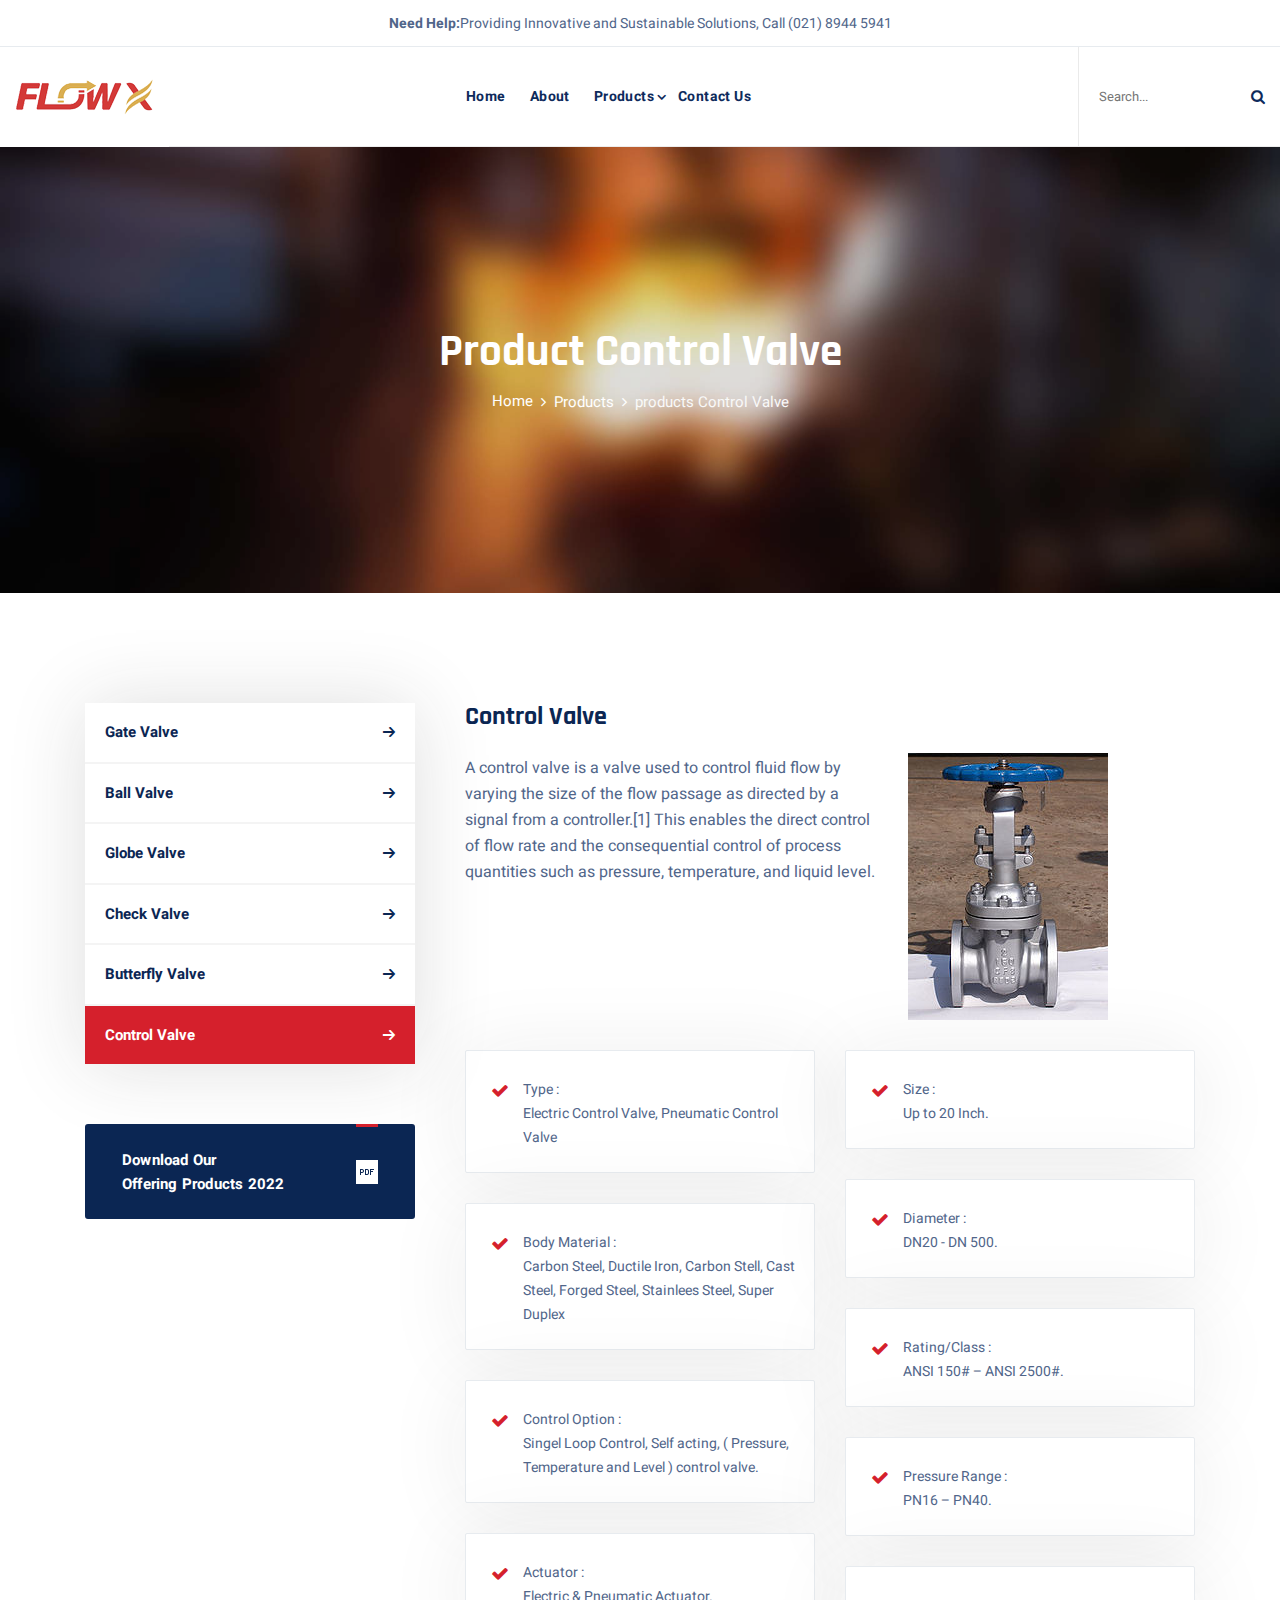
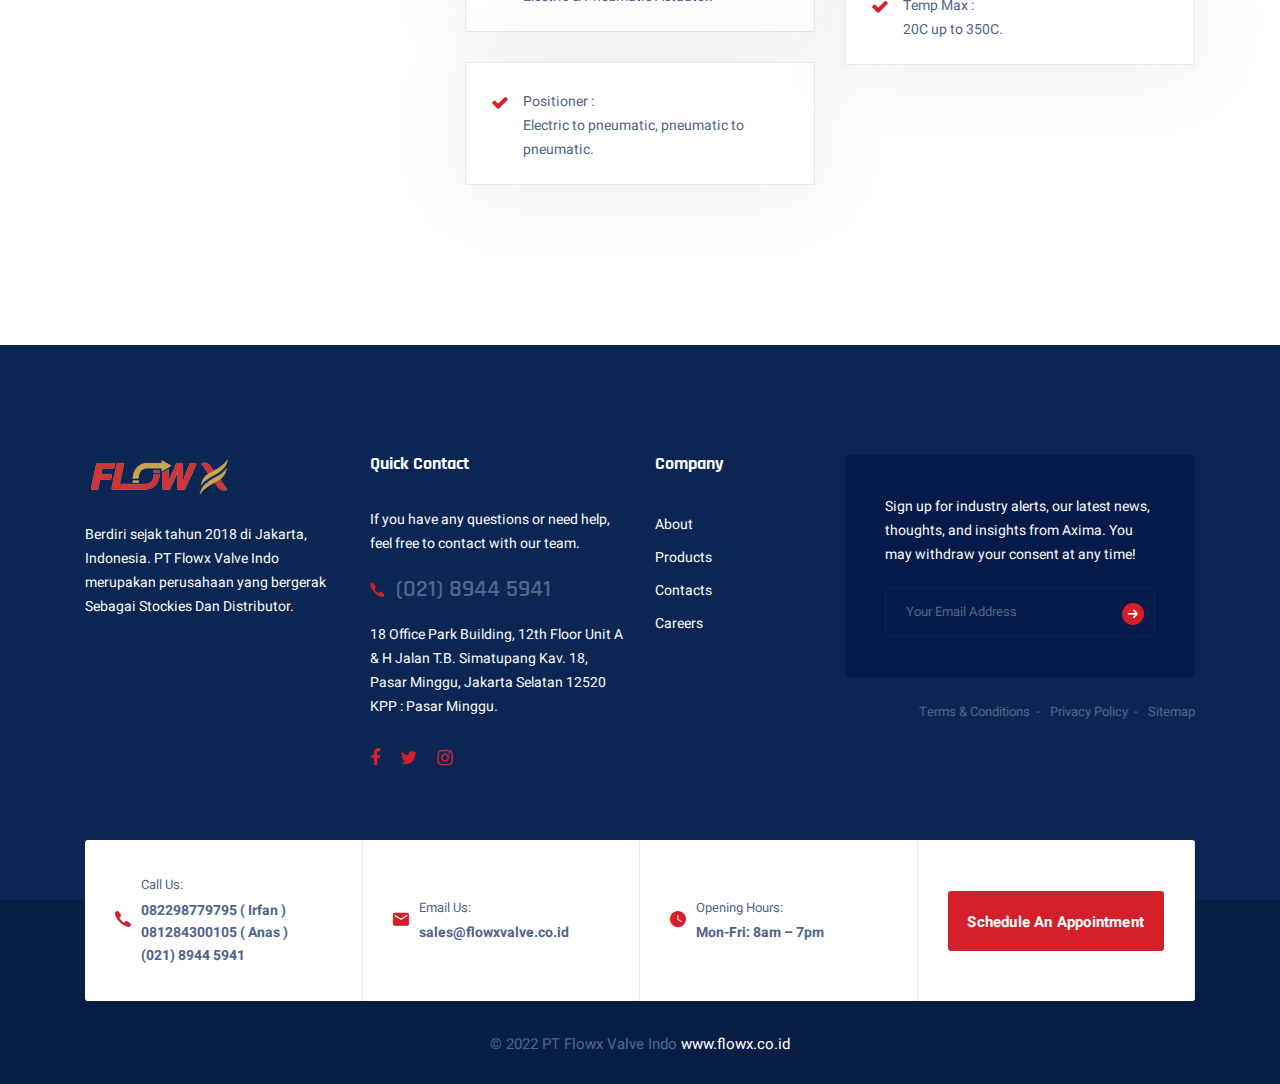
<file: products-control-valve.html>
<!DOCTYPE html>
<html lang="en">

  <head>
    <meta charset="UTF-8" />
    <meta name="viewport" content="width=device-width, initial-scale=1.0" />
    <meta http-equiv="X-UA-Compatible" content="ie=edge" />
    <meta name="description" content="PT. FLOWX VALVE INDO - SUPPLIER & STOKIEST">
    <link href="assets/images/favicon/favicon.png" rel="icon">
    <title>PT. FLOWX VALVE INDO - SUPPLIER & STOKIEST</title>
    <link rel="stylesheet"
      href="https://fonts.googleapis.com/css?family=Heebo:400,500,700%7cRajdhani:400,500,600,700&display=swap">
    <link rel="stylesheet" href="assets/css/libraries.css">
    <link rel="stylesheet" href="assets/css/style.css">
   
  </head>

<body>
 
 
  <div class="wrapper">
    <!-- =========================
        Header
    =========================== -->
   
      <header id="header" class="header header-layout1">
        <div class="header__promo-text text-center">
          <strong>Need Help:</strong><span>Providing Innovative and Sustainable Solutions, Call (021) 8944 5941</span>
        </div><!-- /.header__promo-text -->
        <nav class="navbar navbar-expand-lg sticky-navbar">
          <div class="container-fluid px-0">
            <a class="navbar-brand" href="index.html">
              <img src="assets/images/logo/logo-light.png" class="logo-light" alt="logo">
              <img src="assets/images/logo/logo-dark.png" class="logo-dark" alt="logo">
            </a>
            <button class="navbar-toggler" type="button">
              <span class="menu-lines"><span></span></span>
            </button>
            <div class="collapse navbar-collapse" id="mainNavigation">
              <ul class="navbar-nav mx-auto">
                <li class="nav__item">
                  <a href="index.html" class="nav__item-link">Home</a>
                </li>
                <li class="nav__item">
                  <a href="about-us.html" class="nav__item-link ">About</a>
                </li>
                
                <li class="nav__item with-dropdown">
                  <a href="products.html" class="dropdown-toggle nav__item-link">Products</a>
                  <i class="fa fa-angle-right" data-toggle="dropdown"></i>
                  <ul class="dropdown-menu wide-dropdown-menu">
                    <li class="nav__item">
                      <div class="row mx-0">
                        <div class="col-sm-6 dropdown-menu-col">
                          <h6>Products FLOWX VALVE</h6>
                          <ul class="nav flex-column">
                            <li class="nav__item"><a class="nav__item-link"
                                href="products-gate-valve.html">Gate Valve</a>
                            </li> <!-- /.nav-item -->
                            <li class="nav__item"><a class="nav__item-link"
                                href="products-ball-valve.html">Ball Valve</a>
                            </li> <!-- /.nav-item -->
                            <li class="nav__item"><a class="nav__item-link"
                                href="products-globe-valve.html">Globe Valve</a>
                            </li> <!-- /.nav-item -->
                            <li class="nav__item"><a class="nav__item-link"
                                href="products-check-valve.html">Check Valve</a>
                            </li> <!-- /.nav-item -->
                            <li class="nav__item"><a class="nav__item-link"
                                href="products-butterfly-valve.html">Butterfly Valve</a>
                            </li> <!-- /.nav-item -->
                            <li class="nav__item"><a class="nav__item-link" href="products-control-valve.html">Control Valve</a></li>
                            <!-- /.nav-item -->
                          </ul>
                        </div><!-- /.col-sm-6 -->
                        <div class="col-sm-6 dropdown-menu-col">
                          <h6>other Supply Material</h6>
                          <ul class="nav flex-column">
                            <li class="nav__item"><a class="nav__item-link" href="other-pipe.html">Pipe</a></li> <!-- /.nav-item -->
                            <li class="nav__item"><a class="nav__item-link" href="other-flange.html">Flange</a></li> <!-- /.nav-item -->
                           
                            <!-- /.nav-item -->
                          </ul>
                        </div><!-- /.col-sm-6 -->
                      </div><!-- /.row -->
                    </li><!-- /.nav-item -->
                  </ul><!-- /.dropdown-menu -->
                </li><!-- /.nav-item -->
                <li class="nav__item">
                  <a href="contacs.html" class="nav__item-link">Contact Us</a>
                </li>
              </ul><!-- /.navbar-nav -->
            </div><!-- /.navbar-collapse -->
            <div class="navbar-modules">
              <ul class="list-unstyled d-flex align-items-center modules__btns-list">
                <li class="d-none d-lg-block">
                  <form class="header__search-form">
                    <input type="text" class="search__input" placeholder="Search...">
                    <button><i class="fa fa-search"></i></button>
                  </form>
                </li>
              </ul><!-- /.modules-wrapper -->
            </div><!-- /.navbar-modules -->
          </div><!-- /.container -->
        </nav><!-- /.navabr -->
    </header><!-- /.Header -->  
    <!-- ========================
         page title 
      =========================== -->
    <section id="page-title" class="page-title page-title-layout8 bg-overlay bg-parallax text-center">
      <div class="bg-img"><img src="assets/images/page-titles/9.jpg" alt="background"></div>
      <div class="container">
        <div class="row">
          <div class="col-sm-12 col-md-12 col-lg-8 offset-lg-2">
            <h1 class="pagetitle__heading">Product Control Valve</h1>
            <nav aria-label="breadcrumb">
              <ol class="breadcrumb justify-content-center">
                <li class="breadcrumb-item"><a href="index.html">Home</a></li>
                <li class="breadcrumb-item"><a href="#">Products</a></li>
                <li class="breadcrumb-item active" aria-current="page">products Control Valve</li>
              </ol>
            </nav>
          </div><!-- /.col-lg-8 -->
        </div><!-- /.row -->
      </div><!-- /.container -->
    </section><!-- /.page-title -->

    <!-- ======================
      Text Content Section
    ========================= -->
    <section id="textContentSection" class="text-content-section pt-110">
      <div class="container">
        <div class="row">
          <div class="col-sm-12 col-md-12 col-lg-4">
            <aside class="sidebar mb-30">
              <div class="widget widget-categories">
                <div class="widget-content">
                  <ul class="list-unstyled">
                    <li>
                      <a href="products-gate-valve.html"><span>Gate Valve</span><i class="icon-arrow-right"></i></a>
                    </li>
                    <li>
                      <a href="products-ball-valve.html"><span>Ball Valve</span><i class="icon-arrow-right"></i></a>
                    </li>
                    <li>
                      <a href="products-globe-valve.html"><span>Globe Valve</span><i class="icon-arrow-right"></i></a>
                    </li>
                    <li>
                      <a href="products-check-valve.html"><span>Check Valve</span><i class="icon-arrow-right"></i></a>
                    </li>
                    <li>
                      <a href="products-butterfly-valve.html"><span>Butterfly Valve</span><i class="icon-arrow-right"></i></a>
                    </li>
                    <li>
                      <a href="products-control-valve.html" class="active" ><span>Control Valve</span><i class="icon-arrow-right"></i></a>
                    </li>
                  </ul>
                </div><!-- /.widget-content -->
              </div><!-- /.widget-categories -->
             
      
              <div class="widget widget-download">
                <div class="widget__content">
                  <a href="#" class="btn btn__secondary btn__block mb-20">
                    <span>Download Our <br> offering Products 2022</span>
                    <img src="assets/images/icons/pdf.png" alt="pdf">
                  </a>
                </div><!-- /.widget-content -->
              </div><!-- /.widget-download -->
            </aside><!-- /.sidebar -->
          </div><!-- /.col-lg-4 -->
          <div class="col-sm-12 col-md-12 col-lg-8">
            <div class="row">
              <div class="col-sm-12 col-md-7 col-lg-7">
                <div class="text__block  mb-40">
                  <h5 class="text__block-title">Control Valve</h5>
                  <p class="text__block-desc">A control valve is a valve used to control fluid flow by varying the size of the flow passage as directed by a signal from a controller.[1] This enables the direct control of flow rate and the consequential control of process quantities such as pressure, temperature, and liquid level.</p>
                 
                </div><!-- /.text-block -->
              </div><!-- /.col-lg-6 -->
              <div class="col-sm-12 col-md-5 col-lg-5">
                <div class="row">
                  <div class="col-sm-12 col-md-12 col-lg-12">
                    <img src="assets/images/products/control_valve.jpg" alt="gate-valve" class="img-fluid mt-50 mb-30">
                  </div><!-- /.col-lg-12 -->
                </div><!-- /.row -->
              </div><!-- /.col-lg-6 -->
            </div><!-- /.row -->
            <div class="row">
              <div class="col-sm-12 col-md-12 col-lg-12">
                <div class="features-list mb-30">
                  <div class="row">
                    <div class="col-sm-12 col-md-12 col-lg-6">
                      <div class="feature-item feature-list-item">
                        <div class="feature__content">
                          <!-- <h4 class="feature__title">Quality Control System</h4> -->
                          <p class="feature__desc">Type : 
                            <br>Electric Control Valve, Pneumatic Control Valve</p>
                        </div><!-- /.feature-content -->
                      </div><!-- /.feature-item -->
                      <div class="feature-item feature-list-item">
                        <div class="feature__content">
                          <!-- <h4 class="feature__title">100% Satisfaction Guarantee</h4> -->
                          <p class="feature__desc">Body Material :
                            <br> Carbon Steel, Ductile Iron, Carbon Stell, Cast Steel, Forged Steel, Stainlees Steel, Super Duplex</p>
                        </div><!-- /.feature-content -->
                      </div><!-- /.feature-item -->
                      <div class="feature-item feature-list-item">
                        <div class="feature__content">
                          <!-- <h4 class="feature__title">Accurate Testing Processes</h4> -->
                          <p class="feature__desc">Control Option :
                            <br> Singel Loop Control, Self acting, ( Pressure, Temperature and Level ) 
                            control valve.</p>
                        </div><!-- /.feature-content -->
                      </div><!-- /.feature-item -->

                      <div class="feature-item feature-list-item">
                        <div class="feature__content">
                          <!-- <h4 class="feature__title">Accurate Testing Processes</h4> -->
                          <p class="feature__desc">Actuator :
                            <br> Electric & Pneumatic Actuator.</p>
                        </div><!-- /.feature-content -->
                      </div><!-- /.feature-item -->
                      <div class="feature-item feature-list-item">
                        <div class="feature__content">
                          <!-- <h4 class="feature__title">Accurate Testing Processes</h4> -->
                          <p class="feature__desc">Positioner :
                            <br> Electric to pneumatic, pneumatic to pneumatic.</p>
                        </div><!-- /.feature-content -->
                      </div><!-- /.feature-item -->
                    </div><!-- /.col-lg-6 -->
                    <div class="col-sm-12 col-md-12 col-lg-6">
                      <div class="feature-item feature-list-item">
                        <div class="feature__content">
                          <!-- <h4 class="feature__title">Highly Professional Staff</h4> -->
                          <p class="feature__desc">Size :
                            <br> Up to 20 Inch. </p>
                        </div><!-- /.feature-content -->
                      </div><!-- /.feature-item -->
                      <div class="feature-item feature-list-item">
                        <div class="feature__content">
                          <!-- <h4 class="feature__title">Accurate Testing Processes</h4> -->
                          <p class="feature__desc">Diameter :
                            <br> DN20 - DN 500.</p>
                        </div><!-- /.feature-content -->
                      </div><!-- /.feature-item -->
                      <div class="feature-item feature-list-item">
                        <div class="feature__content">
                          <!-- <h4 class="feature__title">Accurate Testing Processes</h4> -->
                          <p class="feature__desc">Rating/Class :
                            <br> ANSI 150# – ANSI 2500#.</p>
                        </div><!-- /.feature-content -->
                      </div><!-- /.feature-item -->
                      <div class="feature-item feature-list-item">
                        <div class="feature__content">
                          <!-- <h4 class="feature__title">Accurate Testing Processes</h4> -->
                          <p class="feature__desc">Pressure Range :
                            <br> PN16 – PN40.</p>
                        </div><!-- /.feature-content -->
                      </div><!-- /.feature-item -->
                      <div class="feature-item feature-list-item">
                        <div class="feature__content">
                          <!-- <h4 class="feature__title">Accurate Testing Processes</h4> -->
                          <p class="feature__desc">Temp Max :
                            <br> 20C up to 350C.</p>
                        </div><!-- /.feature-content -->
                      </div><!-- /.feature-item -->
                    </div><!-- /.col-lg-6 -->
                  </div><!-- /.row -->
                </div><!-- /.features-list-layout3 -->
              </div><!-- /.col-lg-12 -->
            </div><!-- /.row -->
            
        </div><!-- /.row -->
      </div><!-- /.container -->
    </section><!-- /.Text Content Section -->

    
  <!-- ========================
      Footer
    ========================== -->
  <footer id="footer" class="footer">
    <div class="footer-top">
      <div class="container">
        <div class="row">
          <div class="col-sm-12 col-md-12 col-lg-3 footer__widget footer__widget-about mb-30">
            <div class="footer__widget-content">
              <img src="assets/images/logo/logo-footer.png" alt="logo">
              <p>Berdiri sejak tahun 2018 di Jakarta, Indonesia. PT Flowx Valve Indo merupakan perusahaan yang bergerak Sebagai Stockies Dan Distributor.</p>
              
            </div>
          </div><!-- /.col-lg-4 -->
          <div class="col-sm-6 col-md-6 col-lg-3 footer__widget footer__widget-text">
            <h6 class="footer__widget-title">Quick Contact</h6>
            <div class="footer__widget-content">
              <p>If you have any questions or need help, feel free to contact with our team.</p>
              <a href="tel:02189445941" class="phone-link">
                <i class="icon-phone"></i><span>(021) 8944 5941</span>
              </a>
              <p>18 Office Park Building, 12th Floor Unit A & H
                Jalan T.B. Simatupang Kav. 18,
                Pasar Minggu, Jakarta Selatan 12520
                KPP : Pasar Minggu.</p>
              <ul class="social__icons list-unstyled mt-30 mb-30">
                <li><a href="#"><i class="fa fa-facebook"></i></a></li>
                <li><a href="#"><i class="fa fa-twitter"></i></a></li>
                <li><a href="#"><i class="fa fa-instagram"></i></a></li>
              </ul>
            </div><!-- /.footer-widget-content -->
          </div><!-- /.col-lg-3 -->
          <div class="col-sm-6 col-md-6 col-lg-2 footer__widget footer__widget-nav">
            <h6 class="footer__widget-title">Company</h6>
            <div class="footer__widget-content">
              <nav>
                <ul class="list-unstyled">
                  <li><a href="about-us.html">About</a></li>
                  <li><a href="products.html">Products</a></li>
                  <li><a href="contacs.html">Contacts</a></li>
                  <li><a href="#">Careers</a></li>
                </ul>
              </nav>
            </div><!-- /.footer-widget-content -->
          </div><!-- /.col-lg-2 -->
          <div class="col-12 col-sm-12 col-md-12 col-lg-4 footer__widget footer__widget-newsletter">
            <div class="footer__widget-content">
              <p>Sign up for industry alerts, our latest news, thoughts, and insights from Axima. You may withdraw
                your consent at any time!</p>
              <form class="widget__newsletter-form">
                <div class="form-group mb-0">
                  <input type="text" class="form-control" placeholder="Your Email Address">
                  <button type="submit" class="btn">
                    <i class="icon-arrow-right arrow-rounded"></i>
                  </button>
                </div>
              </form>
            </div><!-- /.footer-widget-content -->
            <nav>
              <ul class="footer__sitemap-links list-unstyled d-flex justify-content-end flex-wrap">
                <li><a href="#">Terms & Conditions </a></li>
                <li><a href="#">Privacy Policy</a></li>
                <li><a href="#">Sitemap</a></li>
              </ul><!-- /.footer__sitemap-links -->
            </nav>
          </div><!-- /.col-lg-4 -->
        </div><!-- /.row -->
      </div><!-- /.container -->
    </div><!-- /.footer-top -->
    <div class="footer-bottom">
      <div class="container">
        <div class="row">
          <div class="col-sm-12 col-md-12 col-lg-12">
            <div class="footer__contact">
              <div class="footer__contact-item">
                <div class="footer__contact-item-icon">
                  <i class="icon-phone"></i>
                </div><!-- /.footer__contact-item-icon -->
                <div class="footer__contact-item-text">
                  <span>Call Us:</span>
                  <strong>
                  <a href="https://wa.me/082298779795">  082298779795 ( Irfan )  </a>
                  <a href="https://wa.me/081284300105"> 081284300105 ( Anas ) </a> <br>
                  <a href="tel:02189445941">(021) 8944 5941</a> </strong>
                </div><!-- /.footer__contact-item-text -->
              </div><!-- /.footer__contact-item -->
              <div class="footer__contact-item">
                <div class="footer__contact-item-icon">
                  <i class="icon-envelope"></i>
                </div><!-- /.footer__contact-item-icon -->
                <div class="footer__contact-item-text">
                  <span>Email Us:</span>
                  <strong><a href="mailto:sales@flowxvalve.co.id">sales@flowxvalve.co.id</a></strong>
                </div><!-- /.footer__contact-item-text -->
              </div><!-- /.footer__contact-item -->
              <div class="footer__contact-item">
                <div class="footer__contact-item-icon">
                  <i class="icon-clock"></i>
                </div><!-- /.footer__contact-item-icon -->
                <div class="footer__contact-item-text">
                  <span>Opening Hours:</span>
                  <strong>Mon-Fri: 8am – 7pm</strong>
                </div><!-- /.footer__contact-item-text -->
              </div><!-- /.footer__contact-item -->
              <div class="footer__contact-item">
                <a href="#" class="btn btn__block btn__primary">Schedule An Appointment</a>
              </div><!-- /.footer__contact-item -->
            </div><!-- /.footer__contact -->
            <div class="footer__copyright text-center">
              <span> &copy; 2022 PT Flowx Valve Indo
                <a href="www.flowx.co.id">www.flowx.co.id</a>
              </span>
            </div><!-- /.Footer-copyright -->
          </div><!-- /.col-lg-12 -->
        </div><!-- /.row -->
      </div><!-- /.container -->
    </div><!-- /.Footer-bottom -->
  </footer><!-- /.Footer -->
    <button id="scrollTopBtn"><i class="fa fa-long-arrow-up"></i></button>
    </div><!-- /.wrapper -->
  
    <script src="assets/js/jquery-3.3.1.min.js"></script>
    <script src="assets/js/plugins.js"></script>
    <script src="assets/js/main.js"></script>
  
  
  
</body>

</html>
</file>
<file: assets/css/style.css>
/*---------------------------
      Table of Contents
    -------------------------

    01- Global Styles
    02- Helper Classes
    03- Background & Colors
    04- Typography
    05- page title 
    06- Buttons
    07- Forms
    08- Tabs
    09- Icons
    10- Breadcrumb
    11- Pagination
    12- Lists
    13- Animations
    14- Header & Navbar 
    15- Accordions
    16- Banners
    17- Dividers
    18- Footer
    19- Carousel
    20- Slider
    21- Video
    22- Features
    23- Fancybox
    24- portfolio
    25- Team
    26- Testimonials
    27- Clients
    28- Blog
    29- Contact
    30- Pricing
    31- Counters
    32- Sidebar
    33- Services
    34- About
    35- Careers
    36- Call to Action

----------------------------*/
/*--------------------------
      Global Styles
---------------------------*/
html,
body {
  overflow-x: hidden;
}

body {
  background-color: #ffffff;
  font-family: "Heebo", sans-serif;
  font-size: 15px;
  font-weight: 400;
  color: #51668a;
  -webkit-font-smoothing: antialiased;
  -moz-osx-font-smoothing: grayscale;
}

::selection {
  background-color: #D5202C;
  color: #ffffff;
}

a {
  color: #D5202C;
  -webkit-transition: color 0.3s ease;
  -moz-transition: color 0.3s ease;
  -ms-transition: color 0.3s ease;
  -o-transition: color 0.3s ease;
  transition: color 0.3s ease;
}

a:hover {
  color: #ad3600;
  text-decoration: none;
}

section {
  position: relative;
  padding-top: 100px;
  padding-bottom: 100px;
}

img {
  max-width: 100%;
}

/*-------------------------
     RESET Default Styles
 --------------------------*/
*,
p,
h1,
h2,
h3,
h4,
h5,
h6,
ul,
ol,
li {
  margin: 0;
  padding: 0;
}

*,
:active,
:focus {
  outline: none;
}

ul,
ol {
  list-style: none;
}

button {
  border: none;
}

button,
button:focus,
.btn.focus,
.btn:focus,
.form-control,
.form-control:focus {
  outline: none;
  background-color: transparent;
  -webkit-box-shadow: none;
  -moz-box-shadow: none;
  -ms-box-shadow: none;
  -o-box-shadow: none;
  box-shadow: none;
}

textarea {
  resize: none;
}

select {
  background-color: transparent;
}

/*----------------------------
      Helper Classes
----------------------------*/
.col-padding-0>.row {
  margin: 0;
}

.col-padding-0,
.col-padding-0>.row>[class*=col-] {
  padding: 0;
}

.inner-padding {
  padding: 110px 70px;
}

.vertical-align-center {
  position: relative;
  top: 50%;
  -webkit-transform: translateY(-50%);
  -moz-transform: translateY(-50%);
  -ms-transform: translateY(-50%);
  -o-transform: translateY(-50%);
  transform: translateY(-50%);
}

.width-auto {
  width: auto !important;
}

.fz-16 {
  font-size: 16px;
}

.font-secondary {
  font-family: "Heebo", sans-serif;
}

.lh-1 {
  line-height: 1 !important;
}

.vh-100 {
  height: 100vh !important;
}

.list-inline>li {
  display: inline-block;
}

.align-v {
  display: flex;
  align-items: center;
}

.align-v-h {
  display: flex;
  justify-content: center;
  align-items: center;
}

.border-top {
  border-top: 1px solid #e7ebef !important;
}

.border-bottom {
  border-bottom: 1px solid #e7ebef !important;
}

@media (min-width: 992px) {
  .col-lg-5th {
    -ms-flex: 0 0 20%;
    flex: 0 0 20%;
    max-width: 20%;
  }
}

/*  margin Top */
.mt-0 {
  margin-top: 0 !important;
}

.mt-5 {
  margin-top: 5px !important;
}

.mt-10 {
  margin-top: 10px !important;
}

.mt-20 {
  margin-top: 20px !important;
}

.mt-30 {
  margin-top: 30px !important;
}

.mt-40 {
  margin-top: 40px !important;
}

.mt-50 {
  margin-top: 50px !important;
}

.mt-60 {
  margin-top: 60px !important;
}

.mt-70 {
  margin-top: 70px !important;
}

.mt-80 {
  margin-top: 80px !important;
}

.mt-90 {
  margin-top: 90px !important;
}

.mt-100 {
  margin-top: 100px !important;
}

.mt-120 {
  margin-top: 120px !important;
}

/* Margin Bottom */
.mb-0 {
  margin-bottom: 0 !important;
}

.mb-5 {
  margin-bottom: 5px !important;
}

.mb-10 {
  margin-bottom: 10px !important;
}

.mb-20 {
  margin-bottom: 20px !important;
}

.mb-25 {
  margin-bottom: 25px !important;
}

.mb-30 {
  margin-bottom: 30px !important;
}

.mb-40 {
  margin-bottom: 40px !important;
}

.mb-45 {
  margin-bottom: 45px !important;
}

.mb-50 {
  margin-bottom: 50px !important;
}

.mb-60 {
  margin-bottom: 60px !important;
}

.mb-70 {
  margin-bottom: 70px !important;
}

.mb-80 {
  margin-bottom: 80px !important;
}

.mb-90 {
  margin-bottom: 90px !important;
}

.mb-100 {
  margin-bottom: 100px !important;
}

.mt--100 {
  margin-top: -100px;
}

/* Margin Right */
.mr-0 {
  margin-right: 0 !important;
}

.mr-20 {
  margin-right: 20px !important;
}

.mr-30 {
  margin-right: 30px !important;
}

.mr-40 {
  margin-right: 40px !important;
}

.mr-50 {
  margin-right: 50px !important;
}

/* Margin Left */
.ml-0 {
  margin-left: 0 !important;
}

.ml-20 {
  margin-left: 20px !important;
}

.ml-30 {
  margin-left: 30px !important;
}

.ml-40 {
  margin-left: 40px !important;
}

.ml-50 {
  margin-left: 50px !important;
}

/* padding Top */
.pb-10 {
  padding-top: 10px !important;
}

.pt-20 {
  padding-top: 20px !important;
}

.pt-30 {
  padding-top: 30px !important;
}

.pt-40 {
  padding-top: 40px !important;
}

.pt-50 {
  padding-top: 50px !important;
}

.pt-60 {
  padding-top: 60px !important;
}

.pt-70 {
  padding-top: 70px !important;
}

.pt-80 {
  padding-top: 80px !important;
}

.pt-90 {
  padding-top: 90px !important;
}

.pt-100 {
  padding-top: 100px !important;
}

.pt-110 {
  padding-top: 110px !important;
}

.pt-120 {
  padding-top: 120px !important;
}

.pt-130 {
  padding-top: 130px !important;
}

.pt-140 {
  padding-top: 140px !important;
}

.pt-150 {
  padding-top: 150px !important;
}

.pt-170 {
  padding-top: 170px !important;
}

/*  Padding Bottom */
.pb-10 {
  padding-bottom: 10px !important;
}

.pb-20 {
  padding-bottom: 20px !important;
}

.pb-30 {
  padding-bottom: 30px !important;
}

.pb-40 {
  padding-bottom: 40px !important;
}

.pb-50 {
  padding-bottom: 50px !important;
}

.pb-60 {
  padding-bottom: 60px !important;
}

.pb-70 {
  padding-bottom: 70px !important;
}

.pb-80 {
  padding-bottom: 80px !important;
}

.pb-90 {
  padding-bottom: 90px !important;
}

.pb-100 {
  padding-bottom: 100px !important;
}

.pb-110 {
  padding-bottom: 110px !important;
}

.pb-120 {
  padding-bottom: 120px !important;
}

.pb-130 {
  padding-bottom: 130px !important;
}

.pb-140 {
  padding-bottom: 140px !important;
}

.pb-150 {
  padding-bottom: 150px !important;
}

.pb-170 {
  padding-bottom: 170px !important;
}

/* padding Right */
.pr-0 {
  padding-right: 0 !important;
}

.pr-15 {
  padding-right: 15px !important;
}

.pr-20 {
  padding-right: 20px !important;
}

.pr-30 {
  padding-right: 30px !important;
}

.pr-50 {
  padding-right: 50px !important;
}

.pr-60 {
  padding-right: 60px !important;
}

.pr-70 {
  padding-right: 70px !important;
}

.pr-100 {
  padding-right: 100px !important;
}

/* padding Left */
.pl-0 {
  padding-left: 0 !important;
}

.pl-15 {
  padding-left: 15px !important;
}

.pl-20 {
  padding-left: 20px !important;
}

.pl-30 {
  padding-left: 30px !important;
}

.pl-50 {
  padding-left: 50px !important;
}

.pl-60 {
  padding-left: 60px !important;
}

.pl-70 {
  padding-left: 70px !important;
}

.pl-100 {
  padding-left: 100px !important;
}

/* Large Devices */
@media only screen and (min-width: 992px) and (max-width: 1200px) {
  .inner-padding {
    padding: 120px 50px;
  }
}

/* Medium Devices */
@media only screen and (min-width: 768px) and (max-width: 991px) {
  section {
    padding: 75px 0;
  }

  .inner-padding {
    padding: 100px 50px !important;
  }

  .mt-30 {
    margin-top: 30.7692307692px !important;
  }

  .mt-40 {
    margin-top: 28.5714285714px !important;
  }

  .mt-50 {
    margin-top: 35.7142857143px !important;
  }

  .mt-60 {
    margin-top: 42.8571428571px !important;
  }

  .mt-70 {
    margin-top: 50px !important;
  }

  .mt-80 {
    margin-top: 57.1428571429px !important;
  }

  .mt-90 {
    margin-top: 64.2857142857px !important;
  }

  .mt-100 {
    margin-top: 71.4285714286px !important;
  }

  .mb-30 {
    margin-bottom: 23.0769230769px !important;
  }

  .mb-40 {
    margin-bottom: 28.5714285714px !important;
  }

  .mb-50 {
    margin-bottom: 35.7142857143px !important;
  }

  .mb-60 {
    margin-bottom: 42.8571428571px !important;
  }

  .mb-70 {
    margin-bottom: 50px !important;
  }

  .mb-80 {
    margin-bottom: 57.1428571429px !important;
  }

  .mb-90 {
    margin-bottom: 64.2857142857px !important;
  }

  .mb-100 {
    margin-bottom: 71.4285714286px !important;
  }

  .mt-120 {
    margin-top: 85.7142857143px !important;
  }

  /* Margin Right */
  .mr-30 {
    margin-right: 23.0769230769px !important;
  }

  .mr-40 {
    margin-right: 28.5714285714px !important;
  }

  .mr-50 {
    margin-right: 35.7142857143px !important;
  }

  /* Margin Left */
  .ml-30 {
    margin-left: 27.2727272727px !important;
  }

  .ml-40 {
    margin-left: 33.3333333333px !important;
  }

  .ml-50 {
    margin-left: 35.7142857143px !important;
  }

  /* padding Top */
  .pt-30 {
    padding-top: 23.0769230769px !important;
  }

  .pt-40 {
    padding-top: 28.5714285714px !important;
  }

  .pt-50 {
    padding-top: 35.7142857143px !important;
  }

  .pt-60 {
    padding-top: 42.8571428571px !important;
  }

  .pt-70 {
    padding-top: 50px !important;
  }

  .pt-80 {
    padding-top: 57.1428571429px !important;
  }

  .pt-90 {
    padding-top: 64.2857142857px !important;
  }

  .pt-100 {
    padding-top: 71.4285714286px !important;
  }

  .pt-110 {
    padding-top: 78.5714285714px !important;
  }

  .pt-120 {
    padding-top: 85.7142857143px !important;
  }

  .pt-130 {
    padding-top: 93.3333333333px !important;
  }

  .pt-140 {
    padding-top: 87.5px !important;
  }

  .pt-150 {
    padding-top: 88.2352941176px !important;
  }

  .pt-160 {
    padding-top: 88.8888888889px !important;
  }

  .pt-170 {
    padding-top: 89.4736842105px !important;
  }

  /*  Padding Bottom */
  .pb-30 {
    padding-bottom: 23.0769230769px !important;
  }

  .pb-40 {
    padding-bottom: 28.5714285714px !important;
  }

  .pb-50 {
    padding-bottom: 35.7142857143px !important;
  }

  .pb-60 {
    padding-bottom: 42.8571428571px !important;
  }

  .pb-70 {
    padding-bottom: 50px !important;
  }

  .pb-80 {
    padding-bottom: 57.1428571429px !important;
  }

  .pb-90 {
    padding-bottom: 64.2857142857px !important;
  }

  .pb-100 {
    padding-bottom: 71.4285714286px !important;
  }

  .pb-110 {
    padding-bottom: 78.5714285714px !important;
  }

  .pb-120 {
    padding-bottom: 85.7142857143px !important;
  }

  .pb-130 {
    padding-bottom: 86.6666666667px !important;
  }

  .pb-140 {
    padding-bottom: 87.5px !important;
  }

  .pb-150 {
    padding-bottom: 88.2352941176px !important;
  }

  .pb-160 {
    padding-bottom: 88.8888888889px !important;
  }

  .pb-170 {
    padding-bottom: 89.4736842105px !important;
  }
}

/* Mobile Phones and tablets */
@media only screen and (min-width: 320px) and (max-width: 767px) {
  section {
    padding: 50px 0;
  }

  .inner-padding {
    padding: 50px 30px !important;
  }

  .text-center-xs-sm {
    text-align: center !important;
  }

  .mt-30 {
    margin-top: 23.0769230769px !important;
  }

  .mt-40 {
    margin-top: 28.5714285714px !important;
  }

  .mt-50 {
    margin-top: 33.3333333333px !important;
  }

  .mt-60 {
    margin-top: 33.3333333333px !important;
  }

  .mt-70 {
    margin-top: 35px !important;
  }

  .mt-80 {
    margin-top: 40px !important;
  }

  .mt-90 {
    margin-top: 45px !important;
  }

  .mt-100 {
    margin-top: 50px !important;
  }

  .mt-120 {
    margin-top: 60px !important;
  }

  .mb-30 {
    margin-bottom: 23.0769230769px !important;
  }

  .mb-40 {
    margin-bottom: 28.5714285714px !important;
  }

  .mb-50 {
    margin-bottom: 33.3333333333px !important;
  }

  .mb-60 {
    margin-bottom: 33.3333333333px !important;
  }

  .mb-70 {
    margin-bottom: 35px !important;
  }

  .mb-80 {
    margin-bottom: 40px !important;
  }

  .mb-90 {
    margin-bottom: 45px !important;
  }

  .mb-100 {
    margin-bottom: 50px !important;
  }

  /* Margin Right */
  .mr-30 {
    margin-right: 25px !important;
  }

  .mr-40 {
    margin-right: 30.7692307692px !important;
  }

  .mr-50 {
    margin-right: 33.3333333333px !important;
  }

  /* Margin Left */
  .ml-30 {
    margin-left: 25px !important;
  }

  .ml-40 {
    margin-left: 30.7692307692px !important;
  }

  .ml-50 {
    margin-left: 33.3333333333px !important;
  }

  /* padding Top */
  .pt-30 {
    padding-top: 23.0769230769px !important;
  }

  .pt-40 {
    padding-top: 28.5714285714px !important;
  }

  .pt-50 {
    padding-top: 33.3333333333px !important;
  }

  .pt-60 {
    padding-top: 33.3333333333px !important;
  }

  .pt-70 {
    padding-top: 35px !important;
  }

  .pt-80 {
    padding-top: 40px !important;
  }

  .pt-90 {
    padding-top: 45px !important;
  }

  .pt-100 {
    padding-top: 50px !important;
  }

  .pt-110 {
    padding-top: 55px !important;
  }

  .pt-120 {
    padding-top: 60px !important;
  }

  .pt-130 {
    padding-top: 66.6666666667px !important;
  }

  .pt-140 {
    padding-top: 63.6363636364px !important;
  }

  .pt-150 {
    padding-top: 65.2173913043px !important;
  }

  .pt-160 {
    padding-top: 66.6666666667px !important;
  }

  .pt-170 {
    padding-top: 68px !important;
  }

  /*  Padding Bottom */
  .pb-30 {
    padding-bottom: 23.0769230769px !important;
  }

  .pb-40 {
    padding-bottom: 28.5714285714px !important;
  }

  .pb-50 {
    padding-bottom: 33.3333333333px !important;
  }

  .pb-60 {
    padding-bottom: 33.3333333333px !important;
  }

  .pb-70 {
    padding-bottom: 35px !important;
  }

  .pb-80 {
    padding-bottom: 40px !important;
  }

  .pb-90 {
    padding-bottom: 45px !important;
  }

  .pb-100 {
    padding-bottom: 50px !important;
  }

  .pb-110 {
    padding-bottom: 55px !important;
  }

  .pb-120 {
    padding-bottom: 60px !important;
  }

  .pb-130 {
    padding-bottom: 61.9047619048px !important;
  }

  .pb-140 {
    padding-bottom: 63.6363636364px !important;
  }

  .pb-150 {
    padding-bottom: 65.2173913043px !important;
  }

  .pb-160 {
    padding-bottom: 66.6666666667px !important;
  }

  .pb-170 {
    padding-bottom: 68px !important;
  }
}

/*-------------------------
   Background & Colors
--------------------------*/
/* Colors */
.color-white {
  color: #ffffff !important;
}

.color-gray {
  color: #f9f9f9 !important;
}

.color-dark {
  color: #222222 !important;
}

.color-theme {
  color: #D5202C !important;
}

.color-heading {
  color: #0b2653 !important;
}

.color-body {
  color: #51668a !important;
}

/* backgrounds */
.bg-white {
  background-color: #ffffff !important;
}

.bg-gray {
  background-color: #f9f9f9 !important;
}

.bg-dark {
  background-color: #222222 !important;
}

.bg-heading {
  background-color: #0b2653 !important;
}

.bg-theme {
  background-color: #D5202C !important;
}

.bg-img {
  position: relative;
  z-index: 1;
}

.bg-parallax {
  background-attachment: fixed;
}

.bg-overlay:before {
  content: "";
  position: absolute;
  top: 0;
  right: 0;
  bottom: 0;
  left: 0;
  width: 100%;
  height: 100%;
  z-index: -1;
  background-color: rgba(27, 26, 26, 0.15);
}

.bg-overlay-2:before {
  background-color: rgba(27, 26, 26, 0.05);
}

.bg-overlay-3:before {
  background-color: rgba(27, 26, 26, 0.35);
}

.bg-overlay-4:before {
  background-color: rgba(27, 26, 26, 0.75);
}

.bg-overlay-theme:before {
  background-color: rgba(255, 94, 20, 0.97);
}

.bg-overlay-theme-2:before {
  background-color: rgba(255, 94, 20, 0.85);
}

.bg-overlay-gradient:before {
  background-color: transparent;
  background: -webkit-linear-gradient(-90deg, rgba(27, 26, 26, 0) 0%, rgba(27, 26, 26, 0) 0%, #1b1a1a 85%);
  background: -moz-linear-gradient(-90deg, rgba(27, 26, 26, 0) 0%, rgba(27, 26, 26, 0) 0%, #1b1a1a 85%);
  background: -ms-linear-gradient(-90deg, rgba(27, 26, 26, 0) 0%, rgba(27, 26, 26, 0) 0%, #1b1a1a 85%);
}

.bg-overlay-gradient-2:before {
  background-color: rgba(11, 38, 83, 0.55);
  background-color: #0b2653;
  opacity: 0.55;
  background-image: -moz-linear-gradient(-90deg, rgba(27, 26, 26, 0) 0%, rgba(4, 17, 39, 0) 0%, #041127 65%);
  background-image: -webkit-linear-gradient(-90deg, rgba(27, 26, 26, 0) 0%, rgba(4, 17, 39, 0) 0%, #041127 65%);
  background-image: -ms-linear-gradient(-90deg, rgba(27, 26, 26, 0) 0%, rgba(4, 17, 39, 0) 0%, #041127 65%);
}

.bg-overlay-gradient-theme:before {
  background-image: -webkit-linear-gradient(-90deg, rgba(27, 26, 26, 0) 0%, rgba(255, 94, 20, 0) 0%, #D5202C 65%);
  background-image: -moz-linear-gradient(-90deg, rgba(27, 26, 26, 0) 0%, rgba(255, 94, 20, 0) 0%, #D5202C 65%);
  background-image: -ms-linear-gradient(-90deg, rgba(27, 26, 26, 0) 0%, rgba(255, 94, 20, 0) 0%, #D5202C 65%);
}

/*-------------------------
   Typography
--------------------------*/
h1,
h2,
h3,
h4,
h5,
h6 {
  color: #0b2653;
  font-family: "Rajdhani", sans-serif;
  text-transform: capitalize;
  font-weight: 700;
  line-height: 1.1;
  margin-bottom: 23px;
}

p {
  font-size: 14px;
  line-height: 24px;
  font-weight: 400;
  margin-bottom: 15px;
}

h1 {
  font-size: 52px;
}

h2 {
  font-size: 42px;
}

h3 {
  font-size: 38px;
}

h4 {
  font-size: 32px;
}

h5 {
  font-size: 24px;
}

h6 {
  font-size: 18px;
}

.heading__subtitle {
  font-size: 15px;
  line-height: 1;
  font-weight: 700;
  color: #D5202C;
  display: block;
  margin-bottom: 13px;
}

.heading__title {
  font-size: 40px;
  line-height: 54px;
  margin-bottom: 14px;
}

.heading__desc {
  font-size: 16px;
  line-height: 25px;
  margin-bottom: 0;
}

.divider__line+.heading__desc {
  margin-top: 22px;
}

.heading-2 .heading__title {
  font-size: 42px;
  line-height: 55px;
}

.heading-3 .heading__subtitle {
  margin-bottom: 17px;
}

.heading-3 .heading__title {
  font-size: 45px;
  line-height: 57px;
}

.heading-3 .heading__desc {
  font-size: 17px;
  line-height: 27px;
}

.heading-white .heading__subtitle {
  color: #f9f9f9;
}

.heading-white .heading__title,
.heading-white .heading__desc {
  color: #ffffff;
}

.text__block-desc {
  font-size: 16px;
  line-height: 26px;
  margin-bottom: 35px;
}

.text__block-2 {
  position: relative;
}

.text__block-2 .text__block-title {
  position: absolute;
  top: 0;
  left: 0;
}

.text__block-2 .text__block-desc {
  padding-left: 220px;
}

.text__link {
  font-size: 14px;
  font-weight: 700;
}

.text__link a {
  color: #222222;
  border-bottom: 2px solid #222222;
  transition: all 0.3s ease;
  padding-bottom: 2px;
}

.text__link:hover a {
  color: #D5202C;
  border-bottom: 2px solid #D5202C;
}

.text-content-section h5 {
  font-size: 26px;
}

.text-content-section h6 {
  font-size: 20px;
}

/* Medium Size Screens */
@media only screen and (min-width: 768px) and (max-width: 991px) {
  .heading__title {
    font-size: 30px;
    line-height: 40px;
  }

  .heading-2 .heading__title {
    font-size: 35px;
    line-height: 44px;
  }

  .heading-3 .heading__title {
    font-size: 37px;
    line-height: 47px;
  }

  .heading-3 .heading__desc {
    font-size: 16px;
    line-height: 26px;
  }
}

/* Mobile Phones and tablets */
@media only screen and (min-width: 320px) and (max-width: 767px) {
  .heading__title {
    font-size: 25px;
    line-height: 35px;
    margin-bottom: 10px;
  }

  .heading__title .heading__subtitle {
    font-size: 12px;
  }

  .heading-2 .heading__title {
    font-size: 28px;
    line-height: 35px;
    margin-bottom: 10px;
  }

  .heading-2 .heading__desc {
    font-size: 16px;
    font-weight: 400;
    line-height: 26px;
  }

  .heading-3 .heading__subtitle {
    margin-bottom: 13px;
  }

  .heading-3 .heading__title {
    font-size: 30px;
    line-height: 38px;
  }

  .heading-3 .heading__desc {
    font-size: 16px;
    line-height: 26px;
  }

  .text__block-desc {
    font-size: 14px;
    line-height: 24px;
    margin-bottom: 20px;
  }

  .text__block-2 .text__block-title {
    position: static;
  }

  .text__block-2 .text__block-desc {
    padding-left: 0;
  }
}

/* Custom Media in Mobile Phones */
@media only screen and (max-width: 450px) {
  .heading-2 .heading__title {
    font-size: 25px;
    line-height: 35px;
  }

  .heading-2 .heading__desc {
    font-size: 15px;
    font-weight: 400;
    line-height: 24px;
  }
}

/*-------------------------
    page title 
-------------------------*/
.pagetitle__subheading {
  font-family: "Heebo", sans-serif;
  font-size: 14px;
  font-weight: 700;
  color: #f9f9f9;
  display: block;
  margin-bottom: 20px;
}

.pagetitle__heading {
  font-size: 45px;
  line-height: 1.2;
  color: #ffffff;
  margin-bottom: 0;
}

.pagetitle__desc {
  font-size: 17px;
  font-weight: 700;
  line-height: 26px;
  color: #f9f9f9;
  margin-top: 3px;
  margin-bottom: 0;
}

.page-title {
  padding-top: 130px;
  padding-bottom: 30px;
}

.page-title .breadcrumb {
  margin-top: 30px;
  margin-bottom: 0;
}

.page-title .breadcrumb-item.active {
  color: #f9f9f9;
}

.page-title .breadcrumb-item a,
.page-title .breadcrumb-item+.breadcrumb-item::before {
  color: #ffffff;
}

.page-title .breadcrumb-item a:hover {
  color: #D5202C;
}

.page-title-layout1 .pagetitle__heading {
  font-size: 75px;
}

.page-title-layout1 .breadcrumb {
  margin-top: 100px;
}

.page-title-layout2 {
  padding-bottom: 135px;
}

.page-title-layout2 .btn {
  margin-top: 31px;
}

.page-title-layout3 {
  padding-top: 185px;
}

.page-title-layout3 .breadcrumb {
  margin-top: 125px;
}

.page-title-layout4 {
  padding-top: 300px;
  padding-bottom: 58px;
}

.page-title-layout4 .breadcrumb {
  margin-top: 15px;
}

.page-title-layout5 {
  padding-top: 138px;
  padding-bottom: 218px;
}

.page-title-layout5 .pagetitle__subheading {
  margin-bottom: 16px;
}

.page-title-layout6 {
  padding-top: 197px;
}

.page-title-layout6 .breadcrumb {
  margin-top: 150px;
}

.page-title-layout7 {
  padding-top: 110px;
  padding-bottom: 110px;
}

.page-title-layout7 .pagetitle__heading {
  font-size: 42px;
}

.page-title-layout7 .btn {
  margin-top: 32px;
}

.page-title-layout8 {
  padding-top: 178px;
  padding-bottom: 183px;
}

.page-title-layout8 .breadcrumb {
  margin-top: 15px;
}

.page-title-layout9 {
  padding-top: 170px;
}

.page-title-layout9 .pagetitle__desc {
  margin-top: 18px;
}

.page-title-layout9 .breadcrumb {
  margin-top: 130px;
}

.page-title-layout10 {
  padding-top: 177px;
}

.page-title-layout10 .pagetitle__heading {
  font-size: 75px;
}

.page-title-layout10 .breadcrumb {
  margin-top: 134px;
}

.page-title-layout11 {
  padding-top: 136px;
  padding-bottom: 144px;
}

.page-title-layout11 .pagetitle__heading {
  font-size: 52px;
}

.page-title-layout11 .breadcrumb {
  margin-top: 25px;
}

.page-title-layout12 {
  padding-top: 136px;
}

.page-title-layout12 .pagetitle__heading {
  font-size: 52px;
}

.page-title-layout12 .pagetitle__desc {
  margin-top: 18px;
  padding-right: 50px;
  padding-left: 50px;
}

.page-title-layout12 .breadcrumb {
  margin-top: 95px;
}

/* Medium Size Devices */
@media only screen and (min-width: 768px) and (max-width: 991px) {
  .page-title {
    padding-top: 120px;
  }
}

/* Mobile Phones and tablets */
@media only screen and (min-width: 320px) and (max-width: 767px) {
  .page-title {
    padding-top: 80px;
    padding-bottom: 30px;
  }

  .pagetitle__desc {
    font-size: 15px;
    font-weight: 400;
    line-height: 23px;
  }

  .pagetitle__heading {
    font-size: 32px !important;
  }

  .page-title .breadcrumb {
    margin-top: 15px;
  }

  .page-title .breadcrumb .breadcrumb-item {
    font-size: 13px;
  }

  .pagetitle__subheading {
    font-size: 12px;
  }

  .page-title-layout5 {
    padding-bottom: 130px;
  }

  .page-title-layout12 .pagetitle__desc {
    padding-right: 0;
    padding-left: 0;
  }
}

/* Mobile Phones and tablets */
@media only screen and (min-width: 320px) and (max-width: 575px) {
  .pagetitle__heading {
    font-size: 28px !important;
  }
}

/*------------------------------*\
    BUTTONS
\*--------------------------*/
.btn {
  text-transform: capitalize;
  position: relative;
  font-size: 15px;
  font-weight: 700;
  width: 170px;
  height: 60px;
  line-height: 58px;
  border-radius: 3px;
  text-align: center;
  padding: 0;
  letter-spacing: 0.2px;
  -webkit-transition: all 0.3s ease-in-out;
  -moz-transition: all 0.3s ease-in-out;
  -ms-transition: all 0.3s ease-in-out;
  -o-transition: all 0.3s ease-in-out;
  transition: all 0.3s ease-in-out;
}

.btn:focus,
.btn.active,
.btn:active {
  -moz-box-shadow: none;
  -webkit-box-shadow: none;
  box-shadow: none;
  outline: none;
}

.btn__block {
  width: 100%;
}

/* Button Primary */
.btn__primary {
  background-color: #D5202C;
  color: #ffffff;
  border: 2px solid #D5202C;
}

.btn__primary:active,
.btn__primary:focus,
.btn__primary:hover {
  background-color: #0b2653;
  color: #ffffff;
  border-color: #0b2653;
}

.btn__primary.btn__hover2:active,
.btn__primary.btn__hover2:focus,
.btn__primary.btn__hover2:hover {
  background-color: #ffffff;
  color: #D5202C;
  border-color: #ffffff;
}

.btn__primary.btn__hover3:active,
.btn__primary.btn__hover3:focus,
.btn__primary.btn__hover3:hover {
  background-color: transparent;
  color: #D5202C;
}

/* Button Secondary*/
.btn__secondary {
  background-color: #0b2653;
  color: #ffffff;
  border: 2px solid #0b2653;
}

.btn__secondary:active,
.btn__secondary:focus,
.btn__secondary:hover {
  background-color: #D5202C;
  color: #ffffff;
  border-color: #D5202C;
}

.btn__secondary.btn__hover2:active,
.btn__secondary.btn__hover2:focus,
.btn__secondary.btn__hover2:hover {
  background-color: #ffffff;
  color: #0b2653;
  border-color: #ffffff;
}

.btn__default {
  background-color: transparent;
  border: 2px solid #eaeaea;
}

.btn__default:active,
.btn__default:focus,
.btn__default:hover {
  background-color: #D5202C;
  color: #ffffff;
  border-color: #D5202C;
}

/* Button White */
.btn__white {
  background-color: #ffffff;
  color: #0b2653;
  border: 2px solid #ffffff;
}

.btn__white:active,
.btn__white:focus,
.btn__white:hover {
  background-color: #D5202C;
  color: #ffffff;
  border-color: #D5202C;
}

.btn__white.btn__hover2:active,
.btn__white.btn__hover2:focus,
.btn__white.btn__hover2:hover {
  background-color: #0b2653;
  color: #ffffff;
  border-color: #0b2653;
}

.btn__rounded {
  border-radius: 50px;
}

/* Button Link */
.btn__link {
  background-color: transparent;
  border-color: transparent;
  width: auto;
  height: auto;
  line-height: 1;
  border: none;
}

.btn__link.btn__primary {
  color: #D5202C;
}

.btn__link.btn__primary:active,
.btn__link.btn__primary:focus,
.btn__link.btn__primary:hover {
  color: #0b2653;
  background-color: transparent;
  border-color: transparent;
}

.btn__link.btn__primary.btn__hover2:active,
.btn__link.btn__primary.btn__hover2:focus,
.btn__link.btn__primary.btn__hover2:hover {
  color: #ffffff;
}

.btn__link.btn__secondary {
  color: #0b2653;
}

.btn__link.btn__secondary:active,
.btn__link.btn__secondary:focus,
.btn__link.btn__secondary:hover {
  color: #D5202C;
  background-color: transparent;
  border-color: transparent;
}

.btn__link.btn__white {
  color: #ffffff;
}

.btn__link.btn__white:active,
.btn__link.btn__white:focus,
.btn__link.btn__white:hover {
  color: #ffffff;
  background-color: transparent;
  border-color: transparent;
}

/* Button Bordered */
.btn__bordered {
  background-color: transparent;
}

.btn__bordered.btn__primary {
  color: #D5202C;
  border-color: #D5202C;
}

.btn__bordered.btn__primary:active,
.btn__bordered.btn__primary:focus,
.btn__bordered.btn__primary:hover {
  color: #ffffff;
  background-color: #D5202C;
  border-color: #D5202C;
}

.btn__bordered.btn__secondary {
  color: #0b2653;
  border-color: #0b2653;
}

.btn__bordered.btn__secondary:active,
.btn__bordered.btn__secondary:focus,
.btn__bordered.btn__secondary:hover {
  color: #ffffff;
  background-color: #0b2653;
  border-color: #0b2653;
}

.btn__bordered.btn__white {
  color: #ffffff;
  border-color: #ffffff;
}

.btn__bordered.btn__white:active,
.btn__bordered.btn__white:focus,
.btn__bordered.btn__white:hover {
  color: #D5202C;
  background-color: #ffffff;
  border-color: #ffffff;
}

.btn__white.btn__secondary {
  color: #0b2653;
  border-color: #ffffff;
  background-color: #ffffff;
}

.btn__white.btn__secondary:active,
.btn__white.btn__secondary:focus,
.btn__white.btn__secondary:hover {
  color: #ffffff;
  background-color: #D5202C;
  border-color: #D5202C;
}

.btn__video.popup-video {
  padding-left: 40px;
  color: #ffffff;
}

.btn__video.popup-video .video__player {
  position: absolute;
  top: 0;
  left: 0;
  width: 50px;
  height: 50px;
  line-height: 50px;
}

.btn__lg {
  width: 230px;
}

.btn__underlined {
  padding-bottom: 5px;
}

.btn__underlined:after {
  content: "";
  position: absolute;
  bottom: 0;
  left: 0;
  width: 100%;
  height: 2px;
  background-color: #D5202C;
  -webkit-transition: all 0.3s ease-in-out;
  -moz-transition: all 0.3s ease-in-out;
  -ms-transition: all 0.3s ease-in-out;
  -o-transition: all 0.3s ease-in-out;
  transition: all 0.3s ease-in-out;
}

.btn__white.btn__underlined:after {
  background-color: #ffffff;
}

.btn__white.btn__underlined:hover {
  color: #0b2653;
}

.btn__white.btn__underlined:hover:after {
  background-color: #0b2653;
}

.btn i~span {
  margin-left: 6px;
}

/*---------------------------
        Forms
----------------------------*/
label {
  font-size: 14px;
  font-weight: 700;
  line-height: 1;
  margin-bottom: 15px;
  color: #0b2653;
}

.form-group {
  position: relative;
  margin-bottom: 30px;
}

.form-control {
  height: 60px;
  line-height: 60px;
  border: none;
  border: 2px solid #e7ebef;
  background-color: transparent;
  border-radius: 2px;
  padding: 0 0 0 20px;
  font-size: 14px;
}

.form-control:focus {
  background-color: transparent;
  border-color: #D5202C;
}

textarea.form-control {
  height: 110px;
  padding-top: 10px;
  line-height: 25px;
}

.form-control::-webkit-input-placeholder {
  color: #51668a;
}

.form-control:-moz-placeholder {
  color: #51668a;
}

.form-control::-moz-placeholder {
  color: #51668a;
}

.form-control:-ms-input-placeholder {
  color: #51668a;
}

.form__title {
  font-size: 18px;
  line-height: 1;
  margin-bottom: 20px;
}

.form-group-select:after {
  content: "";
  font-family: FontAwesome;
  position: absolute;
  top: 50%;
  right: 20px;
  transform: translateY(-50%);
}

.form-group-select select {
  -webkit-appearance: none;
  -moz-appearance: none;
  -ms-appearance: none;
  -o-appearance: none;
  appearance: none;
  color: #51668a;
  cursor: pointer;
}

/* Input Radio */
.label-radio {
  display: block;
  position: relative;
  padding-left: 26px;
  margin-bottom: 0;
  cursor: pointer;
  font-size: 13px;
  font-weight: 400;
  color: #51668a;
}

.label-radio input {
  position: absolute;
  z-index: -1;
  opacity: 0;
}

.radio-indicator {
  position: absolute;
  top: -1px;
  left: 0;
  height: 17px;
  width: 17px;
  background: transparent;
  border: 2px solid #eaeaea;
  border-radius: 50%;
}

.label-radio input:checked~.radio-indicator {
  background: transparent;
}

.label-radio:hover input:not([disabled]):checked~.radio-indicator,
.label-radio input:checked:focus~.radio-indicator {
  background: transparent;
}

.radio-indicator:after {
  content: "";
  position: absolute;
  display: none;
  left: 3px;
  top: 3px;
  height: 7px;
  width: 7px;
  border-radius: 50%;
  background: #D5202C;
}

.label-radio input:checked~.radio-indicator:after {
  display: block;
}

/* Extra Small Devices */
@media only screen and (min-width: 320px) and (max-width: 767px) {
  .form-group {
    margin-bottom: 20px;
  }
}

/*--------------------
    Tabs
--------------------*/
.nav-tabs {
  border-bottom: none;
}

.nav-tabs .nav__link {
  display: block;
  position: relative;
  padding: 0 0 6px;
  margin: 0 30px 20px 0;
  text-transform: capitalize;
  font-size: 14px;
  font-weight: 700;
  line-height: 1;
  color: #0b2653;
}

.nav-tabs .nav__link:last-of-type {
  margin-right: 0;
}

.nav-tabs .nav__link:after {
  content: "";
  position: absolute;
  bottom: 0;
  left: 0;
  width: 0;
  height: 2px;
  background-color: #D5202C;
  -webkit-transition: all 0.7s linear;
  -moz-transition: all 0.7s linear;
  -ms-transition: all 0.7s linear;
  -o-transition: all 0.7s linear;
  transition: all 0.7s linear;
}

.nav-tabs .nav__link.active,
.nav-tabs .nav__link:hover {
  color: #ff1c14;
}

.nav-tabs .nav__link.active:after,
.nav-tabs .nav__link:hover:after {
  width: 100%;
}

.nav-tabs-white .nav__link {
  color: #ffffff;
}

.nav-tabs-white .nav__link.active,
.nav-tabs-white .nav__link:hover {
  color: #ffffff;
}

.nav-tabs-white .nav__link:after {
  background-color: #fff;
}

/* Mobile Phones and tablets */
@media only screen and (min-width: 320px) and (max-width: 767px) {
  .nav-tabs .nav__link {
    margin: 0 15px 10px 0;
  }
}

/*------------------- 
    Icons
------------------*/
.social__icons {
  display: flex;
  flex-wrap: wrap;
  align-items: center;
}

.social__icons li {
  margin-right: 20px;
}

.social__icons li a {
  display: block;
  line-height: 1;
  color: #0b2653;
}

.social__icons li a:hover {
  color: #D5202C;
}

.social__icons li:last-of-type {
  margin-right: 0;
}

.arrow-rounded {
  width: 22px;
  height: 22px;
  line-height: 22px;
  background-color: #D5202C;
  color: #ffffff;
  text-align: center;
  border-radius: 50%;
  font-size: 10px;
  display: inline-block;
  -webkit-transition: all 0.6s ease;
  -moz-transition: all 0.6s ease;
  -ms-transition: all 0.6s ease;
  -o-transition: all 0.6s ease;
  transition: all 0.6s ease;
}

.arrow-rounded-white {
  background-color: #ffffff;
  color: #D5202C;
}

/*-------------------------
    Breadcrumb
--------------------------*/
.breadcrumb {
  background-color: transparent;
  padding: 0;
}

.breadcrumb-item {
  position: relative;
  line-height: 1;
}

.breadcrumb-item+.breadcrumb-item::before {
  font-family: FontAwesome;
  content: "";
}

/*----------------------
    Pagination
-----------------------*/
.pagination li {
  margin-right: 10px;
}

.pagination li:last-child {
  margin-right: 0;
}

.pagination li a {
  font-size: 15px;
  font-weight: 700;
  display: block;
  width: 50px;
  height: 50px;
  line-height: 48px;
  background-color: transparent;
  color: #0b2653;
  text-align: center;
  border: 2px solid #e7ebef;
  border-radius: 2px;
  -webkit-transition: all 0.3s linear;
  -moz-transition: all 0.3s linear;
  -ms-transition: all 0.3s linear;
  -o-transition: all 0.3s linear;
  transition: all 0.3s linear;
}

.pagination li a i {
  font-weight: 700;
}

.pagination li a:hover,
.pagination li a.current {
  background-color: #0b2653;
  border-color: #0b2653;
  color: #ffffff;
}

@media only screen and (min-width: 320px) and (max-width: 767px) {
  .pagination li {
    margin-right: 5px;
  }

  .pagination li:last-child {
    margin-right: 0;
  }

  .pagination li a {
    width: 35px;
    height: 35px;
    line-height: 33px;
  }
}

/*-------------------
    lists
-------------------*/
.list-items li {
  position: relative;
  padding-left: 35px;
  font-size: 15px;
  font-weight: 700;
  margin-bottom: 9px;
}

.list-items li:before {
  content: "";
  position: absolute;
  top: 50%;
  left: 0;
  width: 14px;
  height: 2px;
  background-color: #D5202C;
  -webkit-transform: translateY(-50%);
  -moz-transform: translateY(-50%);
  -ms-transform: translateY(-50%);
  -o-transform: translateY(-50%);
  transform: translateY(-50%);
}

.list-items-white li {
  color: #ffffff;
}

.list-items-white li:before {
  color: #ffffff;
}

/*------------------------
    Animations
-----------------------*/
@-webkit-keyframes pulsing {
  0% {
    opacity: 0;
    -webkit-transform: scale(1);
    -moz-transform: scale(1);
    -ms-transform: scale(1);
    -o-transform: scale(1);
    transform: scale(1);
  }

  40% {
    opacity: 0.6;
    -webkit-transform: scale(1.2);
    -moz-transform: scale(1.2);
    -ms-transform: scale(1.2);
    -o-transform: scale(1.2);
    transform: scale(1.2);
  }

  100% {
    opacity: 0;
    -webkit-transform: scale(1.6);
    -moz-transform: scale(1.6);
    -ms-transform: scale(1.6);
    -o-transform: scale(1.6);
    transform: scale(1.6);
  }
}

@-moz-keyframes pulsing {
  0% {
    opacity: 0;
    -webkit-transform: scale(1);
    -moz-transform: scale(1);
    -ms-transform: scale(1);
    -o-transform: scale(1);
    transform: scale(1);
  }

  40% {
    opacity: 0.6;
    -webkit-transform: scale(1.2);
    -moz-transform: scale(1.2);
    -ms-transform: scale(1.2);
    -o-transform: scale(1.2);
    transform: scale(1.2);
  }

  100% {
    opacity: 0;
    -webkit-transform: scale(1.6);
    -moz-transform: scale(1.6);
    -ms-transform: scale(1.6);
    -o-transform: scale(1.6);
    transform: scale(1.6);
  }
}

@-ms-keyframes pulsing {
  0% {
    opacity: 0;
    -webkit-transform: scale(1);
    -moz-transform: scale(1);
    -ms-transform: scale(1);
    -o-transform: scale(1);
    transform: scale(1);
  }

  40% {
    opacity: 0.6;
    -webkit-transform: scale(1.2);
    -moz-transform: scale(1.2);
    -ms-transform: scale(1.2);
    -o-transform: scale(1.2);
    transform: scale(1.2);
  }

  100% {
    opacity: 0;
    -webkit-transform: scale(1.6);
    -moz-transform: scale(1.6);
    -ms-transform: scale(1.6);
    -o-transform: scale(1.6);
    transform: scale(1.6);
  }
}

@-o-keyframes pulsing {
  0% {
    opacity: 0;
    -webkit-transform: scale(1);
    -moz-transform: scale(1);
    -ms-transform: scale(1);
    -o-transform: scale(1);
    transform: scale(1);
  }

  40% {
    opacity: 0.6;
    -webkit-transform: scale(1.2);
    -moz-transform: scale(1.2);
    -ms-transform: scale(1.2);
    -o-transform: scale(1.2);
    transform: scale(1.2);
  }

  100% {
    opacity: 0;
    -webkit-transform: scale(1.6);
    -moz-transform: scale(1.6);
    -ms-transform: scale(1.6);
    -o-transform: scale(1.6);
    transform: scale(1.6);
  }
}

@keyframes pulsing {
  0% {
    opacity: 0;
    -webkit-transform: scale(1);
    -moz-transform: scale(1);
    -ms-transform: scale(1);
    -o-transform: scale(1);
    transform: scale(1);
  }

  40% {
    opacity: 0.6;
    -webkit-transform: scale(1.2);
    -moz-transform: scale(1.2);
    -ms-transform: scale(1.2);
    -o-transform: scale(1.2);
    transform: scale(1.2);
  }

  100% {
    opacity: 0;
    -webkit-transform: scale(1.6);
    -moz-transform: scale(1.6);
    -ms-transform: scale(1.6);
    -o-transform: scale(1.6);
    transform: scale(1.6);
  }
}

@-webkit-keyframes slideTopDown {
  0% {
    -webkit-transform: translateY(0);
    -moz-transform: translateY(0);
    -ms-transform: translateY(0);
    -o-transform: translateY(0);
    transform: translateY(0);
  }

  100% {
    -webkit-transform: translateY(-6px);
    -moz-transform: translateY(-6px);
    -ms-transform: translateY(-6px);
    -o-transform: translateY(-6px);
    transform: translateY(-6px);
  }
}

@-moz-keyframes slideTopDown {
  0% {
    -webkit-transform: translateY(0);
    -moz-transform: translateY(0);
    -ms-transform: translateY(0);
    -o-transform: translateY(0);
    transform: translateY(0);
  }

  100% {
    -webkit-transform: translateY(-6px);
    -moz-transform: translateY(-6px);
    -ms-transform: translateY(-6px);
    -o-transform: translateY(-6px);
    transform: translateY(-6px);
  }
}

@-ms-keyframes slideTopDown {
  0% {
    -webkit-transform: translateY(0);
    -moz-transform: translateY(0);
    -ms-transform: translateY(0);
    -o-transform: translateY(0);
    transform: translateY(0);
  }

  100% {
    -webkit-transform: translateY(-6px);
    -moz-transform: translateY(-6px);
    -ms-transform: translateY(-6px);
    -o-transform: translateY(-6px);
    transform: translateY(-6px);
  }
}

@-o-keyframes slideTopDown {
  0% {
    -webkit-transform: translateY(0);
    -moz-transform: translateY(0);
    -ms-transform: translateY(0);
    -o-transform: translateY(0);
    transform: translateY(0);
  }

  100% {
    -webkit-transform: translateY(-6px);
    -moz-transform: translateY(-6px);
    -ms-transform: translateY(-6px);
    -o-transform: translateY(-6px);
    transform: translateY(-6px);
  }
}

@keyframes slideTopDown {
  0% {
    -webkit-transform: translateY(0);
    -moz-transform: translateY(0);
    -ms-transform: translateY(0);
    -o-transform: translateY(0);
    transform: translateY(0);
  }

  100% {
    -webkit-transform: translateY(-6px);
    -moz-transform: translateY(-6px);
    -ms-transform: translateY(-6px);
    -o-transform: translateY(-6px);
    transform: translateY(-6px);
  }
}

/*----------------------------
      Navbar & Header
-----------------------------*/
.header {
  position: relative;
  z-index: 1010;
}

.header__promo-text {
  border-bottom: 1px solid #e7ebef;
  padding: 13px 0 12px;
  font-size: 14px;
  color: #51668a;
}

/* Navbar */
.navbar {
  padding: 0;
  height: 100px;
  max-height: 100px;
  background-color: #ffffff;
  border-bottom: 1px solid #ededed;
  /*  dropdown-menu  */
}

.navbar>.container,
.navbar>.container-fluid {
  position: relative;
  height: 100px;
}

.navbar .navbar-brand {
  margin: 0;
  padding: 0 20px;
  height: 100px;
  line-height: 100px;
  background-color: #ffffff;
}

.navbar .logo-dark {
  display: none;
}

.navbar .navbar-toggler {
  padding: 0;
  border: none;
  border-radius: 0;
  width: 23px;
  position: relative;
}

.navbar .navbar-toggler .menu-lines {
  display: inline-block;
}

.navbar .navbar-toggler .menu-lines:before,
.navbar .navbar-toggler .menu-lines:after {
  content: "";
  position: absolute;
  top: 5px;
  left: 0;
  width: 23px;
  height: 2px;
  display: inline-block;
  background-color: #333333;
  -webkit-transition: 0.3s ease;
  -moz-transition: 0.3s ease;
  -ms-transition: 0.3s ease;
  -o-transition: 0.3s ease;
  transition: 0.3s ease;
}

.navbar .navbar-toggler .menu-lines:after {
  top: 10px;
}

.navbar .navbar-toggler .menu-lines span {
  position: absolute;
  top: 0;
  left: 0;
  width: 23px;
  height: 2px;
  background-color: #333333;
}

.navbar .navbar-toggler.actived .menu-lines>span {
  opacity: 0;
}

.navbar .navbar-toggler.actived .menu-lines:before {
  top: 0;
  -webkit-transform: rotate(-45deg);
  -moz-transform: rotate(-45deg);
  -ms-transform: rotate(-45deg);
  -o-transform: rotate(-45deg);
  transform: rotate(-45deg);
}

.navbar .navbar-toggler.actived .menu-lines:after {
  top: 0;
  -webkit-transform: rotate(45deg);
  -moz-transform: rotate(45deg);
  -ms-transform: rotate(45deg);
  -o-transform: rotate(45deg);
  transform: rotate(45deg);
}

.navbar .nav__item {
  position: relative;
}

.navbar .nav__item:last-child {
  margin-right: 0;
}

.navbar .nav__item .nav__item-link {
  font-size: 15px;
  font-weight: 700;
  text-transform: capitalize;
  display: block;
  position: relative;
  color: #0e2b5c;
  line-height: 100px;
  letter-spacing: 0.4px;
  padding: 0 18px;
}

.navbar .nav__item .nav__item-link:hover {
  color: #D5202C;
}

.navbar .nav__item .nav__item-link:before {
  content: "";
  position: absolute;
  left: 0;
  top: 0;
  width: 100%;
  height: 3px;
  background-color: #D5202C;
  -webkit-transform: scale3d(0, 1, 1);
  -moz-transform: scale3d(0, 1, 1);
  -ms-transform: scale3d(0, 1, 1);
  -o-transform: scale3d(0, 1, 1);
  transform: scale3d(0, 1, 1);
  -webkit-transform-origin: 100% 50%;
  -moz-transform-origin: 100% 50%;
  -ms-transform-origin: 100% 50%;
  -o-transform-origin: 100% 50%;
  transform-origin: 100% 50%;
  -webkit-transition: transform 2s cubic-bezier(0.2, 1, 0.3, 1);
  -moz-transition: transform 2s cubic-bezier(0.2, 1, 0.3, 1);
  -ms-transition: transform 2s cubic-bezier(0.2, 1, 0.3, 1);
  -o-transition: transform 2s cubic-bezier(0.2, 1, 0.3, 1);
  transition: transform 2s cubic-bezier(0.2, 1, 0.3, 1);
}

.navbar .nav__item .nav__item-link.active:before,
.navbar .nav__item .nav__item-link:hover:before {
  -webkit-transform: scale3d(1, 1, 1);
  -moz-transform: scale3d(1, 1, 1);
  -ms-transform: scale3d(1, 1, 1);
  -o-transform: scale3d(1, 1, 1);
  transform: scale3d(1, 1, 1);
  -webkit-transform-origin: 0 50%;
  -moz-transform-origin: 0 50%;
  -ms-transform-origin: 0 50%;
  -o-transform-origin: 0 50%;
  transform-origin: 0 50%;
}

.navbar .dropdown-toggle:after {
  content: "";
  font-family: fontAwesome;
  border: none;
  vertical-align: middle;
  margin-left: 0;
  position: absolute;
  top: 50%;
  right: 0;
  -webkit-transform: translateY(-50%);
  -moz-transform: translateY(-50%);
  -ms-transform: translateY(-50%);
  -o-transform: translateY(-50%);
  transform: translateY(-50%);
}

.navbar .dropdown-menu {
  border-radius: 0;
  border: none;
  margin: 0;
  background-color: #ffffff;
}

.navbar .dropdown-menu .nav__item {
  padding: 0 40px;
}

.navbar .dropdown-menu .nav__item .nav__item-link {
  color: #51668a !important;
  text-transform: capitalize;
  font-weight: 400;
  line-height: 36px !important;
  white-space: nowrap;
  position: relative;
  font-size: 14px;
  padding: 0;
  -webkit-transition: all 0.7s ease;
  -moz-transition: all 0.7s ease;
  -ms-transition: all 0.7s ease;
  -o-transition: all 0.7s ease;
  transition: all 0.7s ease;
}

.navbar .dropdown-menu .nav__item .nav__item-link:after {
  font-family: "icomoon";
  content: "";
  position: absolute;
  top: 50%;
  left: -30px;
  opacity: 0;
  transition-delay: 0.5s;
  color: #D5202C;
  font-size: 10px;
  -webkit-transition: all 0.7s ease;
  -moz-transition: all 0.7s ease;
  -ms-transition: all 0.7s ease;
  -o-transition: all 0.7s ease;
  transition: all 0.7s ease;
  -webkit-transform: translateY(-50%);
  -moz-transform: translateY(-50%);
  -ms-transform: translateY(-50%);
  -o-transform: translateY(-50%);
  transform: translateY(-50%);
}

.navbar .dropdown-menu .nav__item .nav__item-link:hover {
  color: #D5202C;
}

.navbar .dropdown-menu .nav__item .nav__item-link:hover:after {
  opacity: 1;
  left: -15px;
}

.navbar .dropdown-menu .dropdown-toggle:after {
  right: 0;
}

.header__search-form {
  position: relative;
  padding-right: 30px;
}

.header__search-form .search__input {
  padding-left: 20px;
  border: none;
  border-left: 1px solid #eaeaea;
  font-size: 13px;
  height: 99px;
  color: #51668a;
}

.header__search-form button {
  position: absolute;
  top: 0;
  right: 15px;
  line-height: 100px;
  color: #0e2b5c;
}

/* fixed-navbar */
.fixed-navbar {
  position: fixed;
  top: 0;
  right: 0;
  left: 0;
  width: 100%;
  z-index: 1040;
  border-bottom: 0 !important;
  height: 90px;
  line-height: 90px;
  max-height: 90px;
  background-color: #ffffff !important;
  box-shadow: 0 3px 4px rgba(0, 0, 0, 0.07);
  -webkit-animation: translateHeader 0.8s;
  -moz-animation: translateHeader 0.8s;
  -ms-animation: translateHeader 0.8s;
  -o-animation: translateHeader 0.8s;
  animation: translateHeader 0.8s;
}

.fixed-navbar .navbar-brand,
.fixed-navbar>.container,
.fixed-navbar>.container-fluid {
  position: relative;
  height: 90px;
}

.fixed-navbar .nav__item .nav__item-link {
  color: #333333;
  line-height: 90px;
}

.fixed-navbar .navbar-nav {
  margin-top: 0;
}

.fixed-navbar .module__btn,
.fixed-navbar .module__btn i,
.fixed-navbar .module__btn-phone a {
  color: #333333;
}

.fixed-navbar .header__search-form .search__input {
  height: 89px;
}

.fixed-navbar .navbar-modules .modules__btns-list li .dropdown-toggle {
  line-height: 90px;
}

.header-layout2 .header__promo-text {
  padding: 26px 0 12px;
  color: #ffffff;
  border-bottom: 0;
}

.header-layout2 .header-inner-wrapper {
  padding: 0 40px;
}

.header-layout2 .header-inner-top {
  border-bottom: 1px solid rgba(255, 255, 255, 0.15);
}

.header-layout2 .navbar {
  height: 130px;
  max-height: 130px;
  min-width: 190px;
}

.header-layout2 .navbar .logo-dark {
  display: inline-block;
}

.header-layout2 .navbar .logo-light {
  display: none;
}

.header-layout2 .navbar .navbar-brand {
  height: 130px;
  line-height: 130px;
  background-color: #ffffff;
}

.header-layout2 .navbar .nav__item {
  margin-right: 25px;
}

.header-layout2 .navbar .nav__item:last-child {
  margin-right: 0;
}

.header-layout2 .navbar .nav__item .nav__item-link {
  color: #ffffff;
  line-height: 70px;
  padding-left: 0;
}

.header-layout2 .navbar-modules .modules__btns-list li .dropdown-toggle {
  line-height: 70px;
  color: #ffffff;
}

.header-layout2 .header__search-form {
  max-height: 60px;
}

.header-layout2 .header__search-form .search__input {
  background-color: transparent;
  border-color: rgba(255, 255, 255, 0.15);
  color: #ffffff;
  height: 60px;
}

.header-layout2 .header__search-form .search__input::-webkit-input-placeholder {
  color: #ffffff;
}

.header-layout2 .header__search-form .search__input:-moz-placeholder {
  color: #ffffff;
}

.header-layout2 .header__search-form .search__input::-moz-placeholder {
  color: #ffffff;
}

.header-layout2 .header__search-form .search__input:-ms-input-placeholder {
  color: #ffffff;
}

.header-layout2 .header__search-form button {
  line-height: 60px;
  color: #ffffff;
}

.header-layout2 .fixed-navbar {
  height: 90px;
  line-height: 90px;
  max-height: 90px;
}

.header-layout2 .fixed-navbar .navbar-brand {
  height: 90px;
  line-height: 90px;
}

.header-layout2 .fixed-navbar .header-inner-top {
  display: none !important;
}

/* navbar-modules */
.navbar-modules .modules__btns-list li {
  margin-left: 20px;
}

.navbar-modules .modules__btns-list li:first-child {
  margin-left: 30px;
}

.navbar-modules .modules__btns-list li .dropdown-toggle {
  line-height: 100px;
  font-size: 15px;
  font-weight: 700;
  color: #51668a;
  padding-right: 15px;
}

.navbar-modules .modules__btns-list li .dropdown-toggle:after {
  display: block !important;
}

.navbar-modules .modules__btns-list li .dropdown-toggle img {
  margin-right: 8px;
}

.navbar-modules .modules__btns-list li .dropdown-item {
  font-size: 15px;
  font-weight: 600;
  color: #51668a;
  line-height: 35px;
}

.navbar-modules .modules__btns-list li .dropdown-item img {
  margin-right: 7px;
}

.navbar-modules .modules__btns-list li .dropdown-item:hover {
  background-color: transparent;
}

.navbar-modules .modules__btns-list .dropdown__lang .dropdown-menu {
  min-width: 170px;
  box-shadow: 0px 5px 83px 0px rgba(40, 40, 40, 0.08) !important;
}

.module__btn {
  position: relative;
  color: #333333;
}

.module__btn:hover {
  color: #D5202C;
}

.module__btn-request {
  width: 162px;
  height: 40px;
  line-height: 38px;
  letter-spacing: 0;
  -webkit-transition: all 0.4s ease;
  -moz-transition: all 0.4s ease;
  -ms-transition: all 0.4s ease;
  -o-transition: all 0.4s ease;
  transition: all 0.4s ease;
}

.module__btn-request span {
  margin-right: 7px;
}

@media only screen and (min-width: 1400px) {
  .navbar .navbar-brand {
    padding: 0 30px;
  }
}

@media only screen and (min-width: 992px) and (max-width: 1320px) {
  .navbar .nav__item .nav__item-link {
    font-size: 14px;
    padding: 0 12px;
  }

  .navbar .navbar-brand {
    padding: 0 10px;
  }
}

/* Large Size Screens */
@media only screen and (min-width: 992px) and (max-width: 1200px) {
  .navbar .nav__item .nav__item-link {
    font-size: 13px;
  }

  .module__btn-request {
    width: 130px;
    font-size: 12px;
  }

  .navbar .logo-light {
    max-width: 140px;
  }

  .navbar-modules .modules__btns-list li:first-child {
    margin-left: 20px;
  }

  .header-layout2 .navbar .nav__item {
    margin-right: 15px;
  }
}

/* Mobile and Tablets */
@media only screen and (max-width: 991px) {
  .navbar .navbar-toggler {
    position: absolute;
    right: 15px;
    height: 13px;
  }

  .navbar .collapse:not(.show) {
    display: block;
  }

  .navbar .navbar-nav {
    margin: 0 !important;
  }

  .navbar .nav__item {
    margin-right: 0 !important;
  }

  .navbar .nav__item .nav__item-link {
    color: #0b2653 !important;
    line-height: 35px !important;
    padding-left: 15px !important;
  }

  .navbar .nav__item .nav__item-link:hover {
    color: #D5202C;
  }

  .navbar .nav__item .nav__item-link:before {
    display: none;
  }

  .navbar .dropdown-menu .nav__item .nav__item-link {
    padding-left: 0 !important;
  }

  .navbar .navbar-brand {
    margin: 0 0 0 15px;
    padding: 0;
    height: 79px !important;
    line-height: 79px !important;
    background-color: transparent;
  }

  .navbar .navbar-collapse {
    background-color: white;
    box-shadow: 0 3px 4px rgba(0, 0, 0, 0.07);
    z-index: 50;
    padding: 15px 0;
    position: absolute;
    left: 0;
    width: 100%;
    top: 100%;
    visibility: hidden;
    opacity: 0;
    -webkit-transition: 0.3s ease;
    -moz-transition: 0.3s ease;
    -ms-transition: 0.3s ease;
    -o-transition: 0.3s ease;
    transition: 0.3s ease;
    -webkit-transform: translateY(30px);
    -moz-transform: translateY(30px);
    -ms-transform: translateY(30px);
    -o-transform: translateY(30px);
    transform: translateY(30px);
  }

  .navbar .navbar-collapse .navbar-modules {
    padding: 0 15px;
  }

  .navbar .menu-opened.navbar-collapse {
    opacity: 1;
    visibility: visible;
    -webkit-transform: translateY(0);
    -moz-transform: translateY(0);
    -ms-transform: translateY(0);
    -o-transform: translateY(0);
    transform: translateY(0);
  }

  .navbar i[data-toggle=dropdown] {
    position: absolute;
    top: 7px;
    right: 15px;
    width: 50%;
    text-align: right;
    z-index: 2;
  }

  .navbar .dropdown-toggle:after {
    display: none;
  }

  .navbar .nav__item.opened>i[data-toggle=dropdown]:before,
  .navbar .nav__item.show>i[data-toggle=dropdown]:before {
    content: "";
  }

  .navbar .dropdown-menu {
    background-color: white;
  }

  .navbar .dropdown-menu .nav__item {
    padding: 0 15px 0 30px;
  }

  .navbar .dropdown-menu .nav__item .nav__item-link {
    padding-left: 0;
    border-bottom: none;
  }

  .navbar .dropdown-menu .dropdown-menu-col .nav__item {
    padding: 0;
  }

  .navbar .dropdown-menu-col h6 {
    font-size: 13px;
    margin: 10px 0 5px;
  }

  .navbar .nav__item.dropdown-submenu>.dropdown-menu.show {
    padding-left: 10px;
  }

  .navbar .dropdown-submenu .dropdown-menu .nav__item {
    padding: 0 0 0 15px;
  }

  .navbar .navbar-nav .dropdown-menu.show {
    padding: 0;
  }

  .navbar .mega-dropdown-menu .container {
    max-width: none;
  }

  .navbar .mega-dropdown-menu>.nav__item {
    padding: 0 10px;
  }

  .navbar .mega-dropdown-menu .nav__item {
    padding: 0;
  }

  .navbar-modules {
    position: absolute;
    top: 0;
    right: 60px;
  }

  .dropdown__lang,
  .navbar-modules .modules__btns-list li .dropdown-toggle {
    line-height: 80px;
  }

  .fixed-navbar {
    position: static;
    animation: none;
  }

  .header .navbar {
    background-color: #ffffff;
  }

  .header .logo-dark {
    display: inline-block;
  }

  .header .logo-light {
    display: none;
  }

  .header .module__btn {
    color: #333333;
    margin: 0 60px 0 0;
  }

  .header .navbar .navbar-toggler .menu-lines:before,
  .header .navbar .navbar-toggler .menu-lines:after,
  .header .navbar .navbar-toggler .menu-lines span {
    background-color: #333333;
  }

  .header .navbar-expand-lg>.container,
  .header .navbar-expand-lg>.container-fluid {
    width: 100%;
    max-width: none;
  }

  .header .navbar,
  .header .navbar>.container,
  .header .navbar>.container-fluid {
    height: 80px;
  }

  .header-layout2 .navbar-modules .modules__btns-list li .dropdown-toggle {
    color: #51668a;
  }

  .header-layout2 .header-inner-top {
    display: none !important;
  }
}

/* Medium and large Screens */
@media only screen and (min-width: 992px) {
  .navbar .dropdown-menu {
    width: auto;
    min-width: 235px;
    box-shadow: 0px 5px 83px 0px rgba(40, 40, 40, 0.08);
    padding: 25px 0 23px;
  }

  .navbar .dropdown-menu .nav__item .nav__item-link:before {
    display: none;
  }

  .navbar .dropdown-menu.wide-dropdown-menu {
    min-width: 512px;
    padding: 0;
    overflow: hidden;
  }

  .navbar .dropdown-menu.wide-dropdown-menu>.nav__item {
    padding: 0;
  }

  .navbar .dropdown-menu.wide-dropdown-menu>.nav__item:before {
    display: none;
  }

  .navbar .dropdown-menu.wide-dropdown-menu h6 {
    font-size: 17px;
    margin: 0 0 13px 40px;
  }

  .navbar .dropdown-menu.wide-dropdown-menu .dropdown-menu-col {
    margin: 40px 0 27px;
    padding: 0;
  }

  .navbar .dropdown-menu.wide-dropdown-menu .dropdown-menu-col:first-child:before {
    content: "";
    position: absolute;
    top: 0;
    right: -2px;
    width: 2px;
    height: 100%;
    background-color: #e7ebef;
  }

  .navbar .nav__item.with-dropdown>.dropdown-menu,
  .navbar .nav__item.dropdown-submenu>.mega-menu,
  .navbar .nav__item.with-dropdown>.mega-menu,
  .navbar .nav__item.with-dropdown>.dropdown-menu>.nav__item.dropdown-submenu>.dropdown-menu {
    display: block;
    position: absolute;
    left: 0;
    right: auto;
    z-index: 1050;
    opacity: 0;
    visibility: hidden;
    border-radius: 0 0 3px 3px;
    -webkit-transition: all 0.5s ease;
    -moz-transition: all 0.5s ease;
    -ms-transition: all 0.5s ease;
    -o-transition: all 0.5s ease;
    transition: all 0.5s ease;
    -webkit-transform: translateY(10px);
    -moz-transform: translateY(10px);
    -ms-transform: translateY(10px);
    -o-transform: translateY(10px);
    transform: translateY(10px);
  }

  .navbar .nav__item.with-dropdown>.dropdown-menu>.nav__item.dropdown-submenu>.dropdown-menu,
  .navbar .nav__item.dropdown-submenu>.dropdown-menu>.nav__item.with-dropdown>.dropdown-menu {
    top: 0;
    left: 100%;
  }

  .navbar .nav__item.with-dropdown:hover>.dropdown-menu,
  .navbar .nav__item.dropdown-submenu:hover>.mega-menu,
  .navbar .nav__item.with-dropdown:hover>.mega-menu,
  .navbar .nav__item.with-dropdown>.dropdown-menu>.nav__item.dropdown-submenu:hover>.dropdown-menu {
    opacity: 1;
    visibility: visible;
    -webkit-transform: translateY(0);
    -moz-transform: translateY(0);
    -ms-transform: translateY(0);
    -o-transform: translateY(0);
    transform: translateY(0);
  }

  .navbar .nav__item.with-dropdown.mega-dropdown {
    position: static;
  }

  .navbar .nav__item.with-dropdown .mega-dropdown-menu {
    width: 100%;
  }

  .navbar .dropdown-menu.mega-dropdown-menu .nav__item {
    padding: 0;
  }

  .navbar .dropdown-menu.mega-dropdown-menu .nav__item .nav__item-link {
    overflow: hidden;
    -webkit-transition: all 0.4s ease;
    -moz-transition: all 0.4s ease;
    -ms-transition: all 0.4s ease;
    -o-transition: all 0.4s ease;
    transition: all 0.4s ease;
  }

  .navbar .dropdown-menu.mega-dropdown-menu .nav__item .nav__item-link:after {
    font-family: "FontAwesome";
    content: "";
    position: absolute;
    top: auto;
    left: -7px;
    font-size: 7px;
    -webkit-transition: all 0.4s ease;
    -moz-transition: all 0.4s ease;
    -ms-transition: all 0.4s ease;
    -o-transition: all 0.4s ease;
    transition: all 0.4s ease;
    opacity: 0;
    color: #D5202C;
  }

  .navbar .dropdown-menu.mega-dropdown-menu .nav__item .nav__item-link:hover {
    padding-left: 15px;
  }

  .navbar .dropdown-menu.mega-dropdown-menu .nav__item .nav__item-link:hover:after {
    opacity: 1;
    left: 4px;
  }

  .nav__item i[data-toggle=dropdown] {
    display: none;
  }
}

/* Mobile Phones and tablets */
@media only screen and (min-width: 320px) and (max-width: 767px) {
  .dropdown-menu.mega-dropdown-menu>.nav__item {
    padding: 0 15px;
  }

  .dropdown-menu.mega-dropdown-menu .nav__item:last-child>.nav__item-link {
    border-bottom: 1px solid #f2f2f2;
  }

  .dropdown-menu.mega-dropdown-menu [class^=col-]:last-child .nav__item:last-child>.nav__item-link {
    border-bottom: none;
  }
}

/* Extra Small Devices */
@media only screen and (min-width: 320px) and (max-width: 575px) {
  .header__promo-text {
    display: none;
  }
}

@media only screen and (max-width: 450px) {
  .navbar-brand img {
    max-width: 110px;
  }

  .navbar-modules .modules__btns-list li {
    margin-left: 10px;
  }
}

@media only screen and (max-width: 360px) {
  .navbar-brand img {
    max-width: 100px;
  }
}

/* Header Animation */
@-webkit-keyframes translateHeader {
  0% {
    opacity: 0;
    -webkit-transform: translateY(-100%);
    -moz-transform: translateY(-100%);
    -ms-transform: translateY(-100%);
    -o-transform: translateY(-100%);
    transform: translateY(-100%);
  }

  100% {
    opacity: 1;
    -webkit-transform: translateY(0);
    -moz-transform: translateY(0);
    -ms-transform: translateY(0);
    -o-transform: translateY(0);
    transform: translateY(0);
  }
}

@-moz-keyframes translateHeader {
  0% {
    opacity: 0;
    -webkit-transform: translateY(-100%);
    -moz-transform: translateY(-100%);
    -ms-transform: translateY(-100%);
    -o-transform: translateY(-100%);
    transform: translateY(-100%);
  }

  100% {
    opacity: 1;
    -webkit-transform: translateY(0);
    -moz-transform: translateY(0);
    -ms-transform: translateY(0);
    -o-transform: translateY(0);
    transform: translateY(0);
  }
}

@-ms-keyframes translateHeader {
  0% {
    opacity: 0;
    -webkit-transform: translateY(-100%);
    -moz-transform: translateY(-100%);
    -ms-transform: translateY(-100%);
    -o-transform: translateY(-100%);
    transform: translateY(-100%);
  }

  100% {
    opacity: 1;
    -webkit-transform: translateY(0);
    -moz-transform: translateY(0);
    -ms-transform: translateY(0);
    -o-transform: translateY(0);
    transform: translateY(0);
  }
}

@-o-keyframes translateHeader {
  0% {
    opacity: 0;
    -webkit-transform: translateY(-100%);
    -moz-transform: translateY(-100%);
    -ms-transform: translateY(-100%);
    -o-transform: translateY(-100%);
    transform: translateY(-100%);
  }

  100% {
    opacity: 1;
    -webkit-transform: translateY(0);
    -moz-transform: translateY(0);
    -ms-transform: translateY(0);
    -o-transform: translateY(0);
    transform: translateY(0);
  }
}

@keyframes translateHeader {
  0% {
    opacity: 0;
    -webkit-transform: translateY(-100%);
    -moz-transform: translateY(-100%);
    -ms-transform: translateY(-100%);
    -o-transform: translateY(-100%);
    transform: translateY(-100%);
  }

  100% {
    opacity: 1;
    -webkit-transform: translateY(0);
    -moz-transform: translateY(0);
    -ms-transform: translateY(0);
    -o-transform: translateY(0);
    transform: translateY(0);
  }
}

/*----------------------
    Accordions
------------------------*/
.accordion-item {
  box-shadow: 0px 5px 83px 0px rgba(40, 40, 40, 0.08);
  border: 1px solid #ededed;
  background-color: #ffffff;
  border-radius: 3px;
  padding: 25px 30px;
  margin-bottom: 27px;
}

.accordion-item .accordion__item-title {
  color: #0b2653;
  font-weight: 600;
  font-size: 16px;
  cursor: pointer;
  display: block;
  position: relative;
  padding-right: 25px;
}

.accordion-item .accordion__item-title:after {
  position: absolute;
  right: 0;
  top: 0;
  content: "";
  font-family: fontawesome;
  background-color: transparent;
  color: #0b2653;
  font-size: 10px;
  font-weight: 400;
  text-align: center;
  width: 20px;
  height: 20px;
  line-height: 20px;
}

.accordion-item.opened {
  border-color: #0b2653;
}

.accordion-item.opened .accordion__item-title {
  color: #D5202C;
}

.accordion-item.opened .accordion__item-title:after {
  background-color: #0b2653;
  color: #ffffff;
  content: "";
}

.accordion-item .accordion__item-body {
  padding-top: 25px;
}

.accordion-item .accordion__item-body p {
  margin-bottom: 0;
}

/* Mobile Phones and tablets */
@media only screen and (min-width: 320px) and (max-width: 767px) {
  .accordion-item {
    padding: 15px 20px;
  }
}

/*-----------------------
    banner
------------------------*/
.banner-1 .heading__desc {
  color: #f9f9f9;
  font-size: 17px;
  line-height: 27px;
  font-weight: 600;
}

.banner-1 .fancybox-item {
  margin-bottom: 40px;
}

.banner-1 .cta__banner {
  position: absolute;
  bottom: 0;
  left: 0;
}

.banner-2:after {
  content: "";
  position: absolute;
  bottom: 0;
  left: 0;
  width: 100%;
  height: 60px;
  z-index: -1;
  background-color: #ffffff;
}

.banner-2 .testimonials {
  margin-bottom: 40px;
}

.banner-3 .inner-padding {
  padding: 110px 50px;
}

.banner-3 .heading__title {
  margin-bottom: 21px;
}

.banner-3 .heading__desc {
  font-size: 17px;
  line-height: 27px;
  margin-bottom: 30px;
}

.banner-3 .banner__features-box {
  background-color: #ffffff;
  padding: 60px 40px;
  width: 100%;
  max-width: 370px;
}

.banner-3 .banner__features-box .banner__features-box-icon {
  line-height: 1;
  margin-bottom: 25px;
}

.banner-3 .banner__features-box .banner__features-box-icon i {
  font-size: 60px;
  line-height: 1;
  color: #D5202C;
}

.banner-3 .banner__features-box .banner__features-box-title {
  font-size: 25px;
  line-height: 30px;
  margin-bottom: 18px;
}

.banner-4:after {
  content: "";
  position: absolute;
  bottom: 0;
  left: 0;
  width: 100%;
  height: 60px;
  z-index: -1;
  background-color: #ffffff;
}

/* Extra Large Size Screens */
@media only screen and (min-width: 1500px) {
  .banner .inner-padding {
    padding-right: 110px;
    padding-left: 110px;
  }

  .banner-1 .heading__title {
    font-size: 42px;
  }

  .banner-3 .inner-padding {
    padding-right: 120px;
    padding-left: 120px;
  }
}

/* Medium Size Screens */
@media only screen and (min-width: 768px) and (max-width: 991px) {

  .banner-2:after,
  .banner-4:after {
    display: none;
  }

  .banner-2 .contact__form-panel,
  .banner-4 .contact__form-panel {
    margin-bottom: 30px;
  }
}

/* Mobile Phones and tablets */
@media only screen and (min-width: 320px) and (max-width: 767px) {
  .banner-1 .banner__cta {
    padding: 20px;
  }

  .banner-2:after,
  .banner-4:after {
    display: none;
  }

  .banner-2 .contact__form-panel,
  .banner-4 .contact__form-panel {
    margin-bottom: 30px;
  }

  .banner-3 .heading__desc {
    font-size: 16px;
    line-height: 25px;
    margin-bottom: 15px;
  }
}

/*----------------------
     Dividers 
------------------------*/
.divider__line {
  position: relative;
  height: 2px;
}

.divider__line:after {
  content: "";
  position: absolute;
  top: 0;
  left: 0;
  width: 30px;
  height: 2px;
  background-color: #e7ebef;
}

.divider__line.divider__center:after {
  left: 50%;
  transform: translateX(-50%);
}

.divider__line.divider__sm,
.divider__line.divider__sm:after {
  width: 30px;
}

.divider__theme:after {
  background-color: #D5202C;
}

.divider__white:after {
  background-color: #ffffff;
}

/*-------------------------
    Footer
--------------------------*/
.footer {
  background-color: #0b2653;
}

.footer-top {
  padding-top: 110px;
  padding-bottom: 102px;
}

.footer__widget-title {
  color: #ffffff;
  font-size: 18px;
  text-transform: capitalize;
  line-height: 1;
  margin-bottom: 35px;
}

.footer__widget-about img {
  margin-bottom: 24px;
}

.footer__widget-about p {
  margin-bottom: 28px;
}

.footer__widget-content p {
  color: #f9f9f9;
}

.footer__widget-content .social__icons a {
  color: #D5202C;
  font-size: 18px;
}

.footer__widget-content .social__icons a:hover {
  color: #ffffff;
}

.footer__widget-newsletter .footer__widget-content {
  background-color: #061b49;
  border-radius: 1px;
  padding: 40px;
}

.footer__widget-newsletter .footer__widget-content p {
  margin-bottom: 20px;
}

.footer__widget-newsletter .widget__newsletter-form {
  position: relative;
}

.footer__widget-newsletter .widget__newsletter-form .form-control {
  font-size: 13px;
  background-color: transparent;
  height: 50px;
  line-height: 50px;
  border: 1px solid #0b2653;
  color: #ffffff;
}

.footer__widget-newsletter .widget__newsletter-form .form-control:focus {
  background-color: transparent;
  border-color: #ffffff;
}

.footer__widget-newsletter .widget__newsletter-form .btn {
  width: auto;
  position: absolute;
  top: 0;
  right: 10px;
  height: 50px;
  line-height: 50px;
}

.footer__widget-newsletter .widget__newsletter-form .btn:hover i {
  background-color: #ffffff;
  color: #D5202C;
}

.footer__widget-nav ul li a {
  display: block;
  position: relative;
  color: #f9f9f9;
  font-size: 14px;
  line-height: 33px;
}

.footer__widget-nav ul li a:hover {
  color: #D5202C;
}

.footer__sitemap-links {
  margin-top: 25px;
  margin-bottom: 20px;
}

.footer__sitemap-links li a {
  display: block;
  position: relative;
  margin-right: 10px;
  padding-right: 10px;
  font-size: 13px;
  color: #51668a;
}

.footer__sitemap-links li a:hover {
  color: #ffffff;
}

.footer__sitemap-links li a:after {
  content: "-";
  position: absolute;
  right: 0;
  color: #51668a;
}

.footer__sitemap-links li:last-child a {
  margin-right: 0;
  padding-right: 0;
}

.footer__sitemap-links li:last-child a:after {
  display: none;
}

.phone-link {
  font-family: "Rajdhani", sans-serif;
  font-size: 24px;
  font-weight: 600;
  color: #51668a;
  margin-bottom: 16px;
  display: block;
}

.phone-link i {
  font-size: 14px;
  margin-right: 12px;
  color: #D5202C;
}

.phone-link:hover {
  color: #ffffff;
}

.phone-link:hover:after {
  background-color: #ffffff;
}

.footer-bottom {
  background-color: #081e45;
}

.footer__contact {
  background-color: #fff;
  border-radius: 3px;
  overflow: hidden;
  display: -webkit-flex;
  display: -ms-flexbox;
  display: flex;
  flex-wrap: wrap;
  margin-top: -60px;
}

.footer__contact .footer__contact-item {
  padding: 35px 30px;
  border-right: 1px solid #eaeaea;
  display: -webkit-flex;
  display: -ms-flexbox;
  display: flex;
  align-items: center;
  flex: 1;
}

.footer__contact .footer__contact-item .footer__contact-item-icon {
  color: #D5202C;
  font-size: 16px;
  margin-right: 10px;
}

.footer__contact .footer__contact-item .footer__contact-item-text span {
  font-size: 13px;
  display: block;
  margin-bottom: 4px;
}

.footer__contact .footer__contact-item .footer__contact-item-text a,
.footer__contact .footer__contact-item .footer__contact-item-text strong {
  font-size: 14px;
  color: #51668a;
}

.footer__contact .footer__contact-item .footer__contact-item-text a:hover {
  color: #D5202C;
}

.footer__copyright {
  padding-top: 32px;
  padding-bottom: 28px;
}

.footer__copyright a {
  color: #ffffff;
}

.footer__copyright a:hover {
  color: #D5202C;
}

/* Scroll Top Button */
#scrollTopBtn {
  position: fixed;
  right: 10px;
  bottom: 30px;
  width: 45px;
  height: 45px;
  opacity: 0;
  z-index: 1000;
  font-size: 18px;
  border-radius: 4px;
  color: #ffffff;
  background-color: #0b2653;
  overflow: hidden;
  -webkit-transition: all 0.3s ease-in-out;
  -moz-transition: all 0.3s ease-in-out;
  -ms-transition: all 0.3s ease-in-out;
  -o-transition: all 0.3s ease-in-out;
  transition: all 0.3s ease-in-out;
}

#scrollTopBtn:hover {
  background-color: #D5202C;
}

#scrollTopBtn.actived {
  right: 30px;
  opacity: 1;
}

/* Large Size Screens */
@media only screen and (min-width: 992px) and (max-width: 1200px) {
  .footer__contact {
    margin-top: -40px;
  }

  .footer__contact .footer__contact-item {
    padding: 20px;
  }
}

@media only screen and (max-width: 991px) {
  .footer__sitemap-links {
    -ms-flex-pack: start !important;
    justify-content: flex-start !important;
  }

  .footer__contact {
    margin-top: -40px;
  }

  .footer__contact .footer__contact-item {
    padding: 20px;
    flex-basis: 50%;
    border-bottom: 1px solid #eaeaea;
  }
}

/* Medium Size Screens */
@media only screen and (min-width: 768px) and (max-width: 991px) {
  .footer-top {
    padding-top: 70px;
    padding-bottom: 50px;
  }
}

/* Mobile Phones and tablets */
@media only screen and (min-width: 320px) and (max-width: 767px) {
  .footer-top {
    padding-top: 50px;
    padding-bottom: 20px;
  }

  .footer__widget {
    margin-bottom: 30px;
  }

  .footer-top .footer__widget-title {
    margin-bottom: 20px;
  }
}

/* Extra Small Devices */
@media only screen and (min-width: 320px) and (max-width: 575px) {
  .footer-bottom {
    padding: 25px 0;
  }

  .footer__sitemap-links {
    margin-bottom: 10px;
  }

  .footer__sitemap-links li a {
    font-size: 13px;
    line-height: 20px;
    margin-right: 10px;
    padding-right: 10px;
  }

  .footer__widget-newsletter .footer__widget-content {
    padding: 30px;
  }

  .footer__contact {
    margin-top: -40px;
  }

  .footer__contact .footer__contact-item {
    flex-basis: 100%;
  }

  #scrollTopBtn {
    bottom: 20px;
    width: 30px;
    height: 30px;
    font-size: 14px;
  }

  #scrollTopBtn.actived {
    right: 20px;
  }
}

@media only screen and (max-width: 400px) {

  .footer__widget-nav li a,
  .footer__sitemap-links li a {
    font-size: 13px;
    line-height: 30px;
  }

  .footer__widget-newsletter .footer__widget-content {
    padding: 20px;
  }

  .footer__contact .footer__contact-item {
    padding: 15px;
  }

  .footer__copyright {
    padding-top: 15px;
    padding-bottom: 15px;
  }
}

/*----------------------
    Carousel
-----------------------*/
[data-nav=false] .owl-nav,
[data-dots=false] .owl-dots {
  display: none;
}

.owl-carousel .owl-item img {
  width: 100%;
}

.carousel-dots .owl-dots {
  margin-top: 10px;
  text-align: center;
}

.carousel-dots .owl-dots .owl-dot {
  margin: 0 5px;
}

.carousel-dots .owl-dots .owl-dot span {
  position: relative;
  height: 12px;
  width: 12px;
  border-radius: 50%;
  background-color: #0b2653;
  border: 3px solid #cdd3dc;
  margin: 0;
  display: inline-block;
}

.carousel-dots .owl-dots .owl-dot.active span {
  background-color: transparent;
  border-color: #D5202C;
}

.carousel-dots-white .owl-dots .owl-dot span {
  background-color: #ffffff;
  border-color: #ffffff;
}

.carousel-dots-white .owl-dots .owl-dot.active span {
  border-color: #ffffff;
}

.carousel-dots-white .owl-dots .owl-dot.active span:before {
  background-color: #ffffff;
}

.carousel-arrows .owl-nav .owl-prev,
.carousel-arrows .owl-nav .owl-next {
  position: absolute;
  top: 50%;
  width: 50px;
  color: rgba(14, 43, 22, 0.5);
  font-size: 0;
  font-weight: 400;
  text-align: center;
  background-color: transparent;
  cursor: pointer;
  padding: 0;
  border-radius: 0;
  transform: translateY(-50%);
  -webkit-transition: all 0.3s ease;
  -moz-transition: all 0.3s ease;
  -ms-transition: all 0.3s ease;
  -o-transition: all 0.3s ease;
  transition: all 0.3s ease;
}

.carousel-arrows .owl-nav .owl-prev:hover,
.carousel-arrows .owl-nav .owl-next:hover {
  color: #D5202C;
  background-color: transparent;
}

.carousel-arrows .owl-nav .owl-prev {
  left: 0;
}

.carousel-arrows .owl-nav .owl-prev:before {
  font-family: "icomoon";
  content: "";
  font-size: 45px;
}

.carousel-arrows .owl-nav .owl-next {
  right: 0;
}

.carousel-arrows .owl-nav .owl-next:before {
  font-family: "icomoon";
  content: "";
  font-size: 45px;
}

.carousel-arrows .owl-dots {
  position: absolute;
  bottom: 20px;
  width: 100%;
  line-height: 1;
}

/* Extra Small Devices */
@media only screen and (min-width: 320px) and (max-width: 767px) {

  .carousel-arrows .owl-nav .owl-prev:before,
  .carousel-arrows .owl-nav .owl-next:before {
    font-size: 40px;
  }
}

/*------------------------
    Slider 
--------------------------*/
.slider {
  padding: 0;
}

.slider .slide-item {
  height: 100vh;
}

.slider .slide__subtitle {
  display: block;
  font-family: "Heebo", sans-serif;
  font-size: 14px;
  line-height: 1;
  font-weight: 700;
  color: #D5202C;
  margin-bottom: 18px;
}

.slider .slide__title {
  font-size: 75px;
  color: #ffffff;
  margin-bottom: 13px;
}

.slider .slide__desc {
  font-size: 17px;
  line-height: 26px;
  font-weight: 700;
  color: #ffffff;
  padding-right: 50px;
  margin-bottom: 33px;
}

.slider .carousel-arrows .owl-nav .owl-prev {
  left: 10px;
}

.slider .carousel-arrows .owl-nav .owl-next {
  right: 10px;
}

.slider .carousel-arrows .owl-nav .owl-prev,
.slider .carousel-arrows .owl-nav .owl-next {
  color: #ffffff;
  border: none;
  line-height: 46px;
  width: auto;
  opacity: 0;
  transition: opacity 0.5s ease, transform 0.4s ease;
  transform: scale(0.8);
}

.slider:hover .carousel-arrows .owl-nav .owl-prev,
.slider:hover .carousel-arrows .owl-nav .owl-next {
  opacity: 1;
  transform: scale(1);
}

.slider .carousel-arrows .owl-dots {
  bottom: 30px;
  text-align: center;
}

.slider .carousel-dots .owl-dots .owl-dot span {
  background-color: #ffffff;
  border-color: #9ea9af;
}

.slider .carousel-dots .owl-dots .owl-dot.active span {
  background-color: transparent;
  border-color: #D5202C;
}

.slider-2 .slide__title {
  font-size: 45px;
  color: #0b2653;
  margin-bottom: 22px;
}

.slider-2 .slide__desc {
  color: #51668a;
}

.slider-2 .slide__box {
  background-color: #fff;
  padding: 60px 0 60px 60px;
  border-radius: 4px;
  margin-top: -50px;
}

.slider-2 .slide__box-content {
  flex: 0 0 62.5%;
  max-width: 62.5%;
  padding-right: 20px;
}

.slider-2 .slide__box-panel {
  background-color: #f9fafb;
  border-left: 2px solid #51668a;
  padding: 40px 25px;
  border-radius: 2px 0 0 2px;
  overflow: hidden;
  flex: 0 0 37.5%;
  max-width: 37.5%;
  text-align: center;
}

.slider-2 .slide__box-panel .slide__box-panel-icon {
  color: #0b2653;
  font-size: 60px;
  line-height: 1;
  margin-bottom: 9px;
}

/* Large Size Screens */
@media only screen and (min-width: 992px) and (max-width: 1200px) {
  .slider .slide__title {
    font-size: 65px;
    line-height: 75px;
  }

  .slider .carousel-arrows .owl-nav .owl-next {
    right: 10px;
  }

  .slider .carousel-arrows .owl-nav .owl-prev {
    left: 10px;
  }
}

/* Medium Size Screens */
@media only screen and (min-width: 768px) and (max-width: 991px) {
  .slider .slide__title {
    font-size: 50px;
    line-height: 60px;
    margin-bottom: 10px;
  }

  .slider .carousel-arrows .owl-nav .owl-next {
    right: 0;
  }

  .slider .carousel-arrows .owl-nav .owl-prev {
    left: 0;
  }

  .slider-2 .slide__box {
    padding: 30px 0 30px 30px;
  }

  .slider-2 .slide__title {
    font-size: 40px;
    margin-bottom: 15px;
  }
}

/* Mobile Phones and tablets */
@media only screen and (min-width: 320px) and (max-width: 767px) {

  .slider .carousel-arrows .owl-nav .owl-prev,
  .slider .carousel-arrows .owl-nav .owl-next {
    width: 40px;
    height: 40px;
    line-height: 40px;
  }

  .slider .carousel-arrows .owl-nav .owl-next:before,
  .slider .carousel-arrows .owl-nav .owl-prev:before {
    font-size: 15px;
  }

  .slider-2 .slide__box {
    flex-direction: column-reverse;
    padding: 20px 0 20px 20px;
  }

  .slider-2 .slide__title {
    font-size: 28px !important;
    margin-bottom: 10px;
  }

  .slider-2 .slide__box-content {
    flex: 0 0 100%;
    max-width: 100%;
  }

  .slider-2 .slide__box-panel {
    flex: 0 0 60%;
    max-width: 60%;
    margin-bottom: 20px;
  }
}

/*  Small Screens and tablets  */
@media only screen and (min-width: 576px) and (max-width: 767px) {
  .slider .slide__title {
    font-size: 40px;
    margin-bottom: 10px;
  }

  .slider .carousel-arrows .owl-nav .owl-prev {
    left: -10px;
  }

  .slider .carousel-arrows .owl-nav .owl-next {
    right: -10px;
  }
}

/* Extra Small Devices */
@media only screen and (min-width: 320px) and (max-width: 575px) {
  .slider .slide__subtitle {
    margin-bottom: 15px;
  }

  .slider .slide__title {
    font-size: 30px;
    margin-bottom: 10px;
  }

  .slider .slide__desc {
    font-size: 15px;
    font-weight: 400;
    padding: 0;
    margin-bottom: 20px;
  }

  .slider .btn {
    margin-bottom: 20px;
  }

  .slider .carousel-arrows .owl-nav .owl-prev,
  .slider .carousel-arrows .owl-nav .owl-next {
    display: none;
  }
}

/*--------------------------
      Video
--------------------------*/
.video__btn {
  position: relative;
}

.background-banner {
  min-height: 400px;
}

.video-banner {
  padding: 225px 0;
  border-radius: 5px;
}

.video-banner-layout2 {
  padding: 300px 0;
}

.popup-video {
  text-align: center;
  display: inline-block;
  position: relative;
}

.popup-video .video__player {
  font-size: 18px;
  width: 75px;
  height: 75px;
  line-height: 75px;
  border-radius: 50%;
  background-color: #D5202C;
  color: #ffffff;
  position: relative;
  display: inline-block;
}

.popup-video .video__player-animation {
  position: absolute;
  display: block;
  width: 100%;
  height: 100%;
  opacity: 0.8;
  border: 2px solid #ffffff;
  border-radius: 50%;
  -webkit-animation: pulsing 3s linear 0s infinite;
  -moz-animation: pulsing 3s linear 0s infinite;
  -ms-animation: pulsing 3s linear 0s infinite;
  -o-animation: pulsing 3s linear 0s infinite;
  animation: pulsing 3s linear 0s infinite;
}

.popup-video .video__player-animation-2 {
  animation-delay: 1s;
}

.popup-video .video__player-animation-3 {
  animation-delay: 1.8s;
}

.popup-video .video__player-title {
  text-transform: uppercase;
  color: #0b2653;
  font-size: 13px;
  font-weight: 700;
  padding-top: 20px;
  margin-bottom: 0;
  line-height: 1;
}

.popup-video:hover .video__player-animation {
  opacity: 0;
  animation-play-state: paused;
}

.video__btn-white .video__player {
  background-color: #ffffff;
  color: #D5202C;
}

.video__btn-white .video__player-animation {
  border-color: #ffffff;
}

/* Mobile Phones and tablets */
@media only screen and (min-width: 320px) and (max-width: 767px) {
  .video-banner {
    padding: 125px 0;
  }

  .video-banner-layout2 {
    padding: 150px 0;
  }

  .popup-video .video__player {
    font-size: 18px;
    width: 50px;
    height: 50px;
    line-height: 50px;
  }
}

/* Extra Small Devices */
@media only screen and (min-width: 320px) and (max-width: 575px) {
  .video-banner {
    padding: 100px 0;
  }

  .video-banner-layout2 {
    padding: 120px 0;
  }
}

/*-----------------------
    Features
------------------------*/
.feature-item {
  position: relative;
  margin-bottom: 30px;
}

.feature-item .feature__img {
  margin-bottom: 24px;
}

.feature-item .feature__img img {
  border-radius: 3px;
  -webkit-transition: transform 0.3s ease;
  -moz-transition: transform 0.3s ease;
  -ms-transition: transform 0.3s ease;
  -o-transition: transform 0.3s ease;
  transition: transform 0.3s ease;
}

.feature-item .feature__subtitle {
  font-family: "Heebo", sans-serif;
  font-size: 14px;
  display: inline-block;
  margin-bottom: 6px;
}

.feature-item .feature__title {
  font-size: 24px;
  line-height: 28px;
  font-weight: 600;
  margin-bottom: 20px;
  -webkit-transition: color 0.3s ease;
  -moz-transition: color 0.3s ease;
  -ms-transition: color 0.3s ease;
  -o-transition: color 0.3s ease;
  transition: color 0.3s ease;
}

.feature-item .feature__desc {
  margin-bottom: 0;
}

.feature-item .feature__link {
  display: block;
  margin-top: 5px;
}

.feature-item:hover .feature__img img {
  -webkit-transform: translateY(-4px);
  -moz-transform: translateY(-4px);
  -ms-transform: translateY(-4px);
  -o-transform: translateY(-4px);
  transform: translateY(-4px);
}

.feature-item:hover .feature__title {
  color: #D5202C;
}

.feature-list-item {
  padding: 27px 15px 22px 25px;
  border: 1px solid #e7ebef;
  background-color: #ffffff;
  border-radius: 2px;
  box-shadow: 0px 5px 83px 0px rgba(40, 40, 40, 0.08);
  -webkit-transition: all 0.3s linear;
  -moz-transition: all 0.3s linear;
  -ms-transition: all 0.3s linear;
  -o-transition: all 0.3s linear;
  transition: all 0.3s linear;
}

.feature-list-item:hover {
  border-color: #ffffff;
  box-shadow: 0px 1px 73px 0px rgba(40, 40, 40, 0.15);
}

.feature-list-item .feature__content {
  position: relative;
  padding-left: 32px;
}

.feature-list-item .feature__content:before {
  content: "";
  position: absolute;
  top: 0;
  left: 0;
  font-family: "Fontawesome";
  content: "";
  color: #D5202C;
  font-size: 18px;
}

.feature-list-item .feature__title {
  font-family: "Heebo", sans-serif;
  font-size: 18px;
  margin-bottom: 18px;
}

.feature-list-item .feature__desc {
  font-size: 14px;
  line-height: 24px;
}

/* Medium Size Screens */
@media only screen and (min-width: 768px) and (max-width: 991px) {
  .feature-item .feature__img {
    margin-bottom: 20px;
  }

  .feature-item .feature__title {
    font-size: 16px;
    margin-bottom: 10px;
  }
}

/* Mobile Phones and tablets */
@media only screen and (min-width: 320px) and (max-width: 767px) {
  .feature-item .feature__img {
    margin-bottom: 15px;
  }

  .feature-item .feature__title {
    margin-bottom: 10px;
  }

  .awards .feature-item {
    text-align: center;
  }
}

/*-----------------------
     fancybox 
------------------------*/
.fancybox-item {
  position: relative;
  margin-bottom: 40px;
}

.fancybox-item .fancybox__icon {
  font-size: 55px;
  line-height: 1;
  color: #D5202C;
  margin-bottom: 18px;
  -webkit-transition: transform 0.3s ease;
  -moz-transition: transform 0.3s ease;
  -ms-transition: transform 0.3s ease;
  -o-transition: transform 0.3s ease;
  transition: transform 0.3s ease;
}

.fancybox-item .fancybox__title {
  font-family: "Heebo", sans-serif;
  font-size: 17px;
  line-height: 27px;
  margin-bottom: 17px;
  -webkit-transition: all 0.3s ease;
  -moz-transition: all 0.3s ease;
  -ms-transition: all 0.3s ease;
  -o-transition: all 0.3s ease;
  transition: all 0.3s ease;
}

.fancybox-item .fancybox__desc {
  font-size: 14px;
  line-height: 24px;
  margin-bottom: 0;
}

.fancybox-item:hover .fancybox__icon {
  -webkit-animation: slideTopDown 1s infinite alternate;
  -moz-animation: slideTopDown 1s infinite alternate;
  -ms-animation: slideTopDown 1s infinite alternate;
  -o-animation: slideTopDown 1s infinite alternate;
  animation: slideTopDown 1s infinite alternate;
}

.fancybox-item:hover .fancybox__title {
  color: #D5202C;
}

.fancybox-white .fancybox-item .fancybox__icon,
.fancybox-white .fancybox-item .fancybox__title,
.fancybox-white .fancybox-item .fancybox__desc,
.fancybox-white .fancybox-item:hover .fancybox__title {
  color: #ffffff;
}

/* Medium Size Screens */
@media only screen and (min-width: 768px) and (max-width: 991px) {
  .fancybox-item .fancybox__title {
    margin-bottom: 12px;
  }
}

/* Mobile Phones and tablets */
@media only screen and (min-width: 320px) and (max-width: 767px) {
  .fancybox-item {
    margin-bottom: 30px;
  }

  .fancybox-item .fancybox__icon {
    font-size: 40px;
    margin-bottom: 5px;
  }

  .fancybox-item .fancybox__title {
    font-size: 15px;
    margin-bottom: 5px !important;
  }
}

/*-----------------------
    portfolio
------------------------*/
.portfolio-item {
  position: relative;
  margin-bottom: 50px;
}

.portfolio-item .portfolio__img {
  position: relative;
  overflow: hidden;
  border-radius: 3px;
}

.portfolio-item .portfolio__img:after {
  content: "";
  position: absolute;
  top: 0;
  bottom: 0;
  left: 0;
  width: 100%;
  height: 100%;
  opacity: 0.5;
  display: block;
  background-image: -webkit-linear-gradient(top, rgba(0, 0, 0, 0), #1b1a1a 100%);
  background-image: -moz-linear-gradient(top, rgba(0, 0, 0, 0), #1b1a1a 100%);
  background-image: -ms-linear-gradient(top, rgba(0, 0, 0, 0), #1b1a1a 100%);
  background-image: -o-linear-gradient(top, rgba(0, 0, 0, 0), #1b1a1a 100%);
  background-image: linear-gradient(top, rgba(0, 0, 0, 0), #1b1a1a 100%);
  -webkit-transition: all 0.4s linear;
  -moz-transition: all 0.4s linear;
  -ms-transition: all 0.4s linear;
  -o-transition: all 0.4s linear;
  transition: all 0.4s linear;
}

.portfolio-item .portfolio__img img {
  width: 100%;
  max-width: 100%;
  -webkit-transition: all 0.6s linear;
  -moz-transition: all 0.6s linear;
  -ms-transition: all 0.6s linear;
  -o-transition: all 0.6s linear;
  transition: all 0.6s linear;
}

.portfolio-item:hover .portfolio__img img {
  -webkit-transform: scale(1.1);
  -moz-transform: scale(1.1);
  -ms-transform: scale(1.1);
  -o-transform: scale(1.1);
  transform: scale(1.1);
}

.portfolio-item .portfolio__content {
  padding-top: 30px;
  border-radius: 0 5px 0 0;
  background-color: #ffffff;
  margin-top: -30px;
  position: relative;
  z-index: 2;
  margin-right: 28px;
}

.portfolio-item .portfolio__cat {
  line-height: 1;
  margin-bottom: 11px;
}

.portfolio-item .portfolio__cat a {
  position: relative;
  font-size: 13px;
  color: #D5202C;
  padding-right: 7px;
}

.portfolio-item .portfolio__cat a:hover {
  color: #0b2653;
}

.portfolio-item .portfolio__cat a::after {
  content: ",";
  position: absolute;
  top: 2px;
  right: 2px;
}

.portfolio-item .portfolio__cat a:last-child:after {
  display: none;
}

.portfolio-item .portfolio__title {
  font-size: 24px;
  font-weight: 600;
  line-height: 28px;
  margin-bottom: 18px;
}

.portfolio-item .portfolio__title a {
  color: #0b2653;
}

.portfolio-item .portfolio__title a:hover {
  color: #D5202C;
}

.portfolio-item .portfolio__desc {
  margin-bottom: 0;
}

.portfolio-item .btn__link {
  line-height: 1;
  margin-top: 23px;
  display: -ms-flexbox;
  display: -webkit-flex;
  display: flex;
  -ms-flex-align: center;
  align-items: center;
}

.portfolio-item:hover .btn__link {
  color: #D5202C;
}

.portfolio-item .view__icon {
  position: absolute;
  top: 50%;
  left: 50%;
  display: block;
  opacity: 0;
  z-index: 2;
  font-size: 15px;
  font-weight: 700;
  letter-spacing: 0.7px;
  width: 60px;
  height: 60px;
  line-height: 60px;
  border-radius: 50%;
  text-align: center;
  color: #ffffff;
  background-color: #D5202C;
  -webkit-transform-origin: center center;
  -moz-transform-origin: center center;
  -ms-transform-origin: center center;
  -o-transform-origin: center center;
  transform-origin: center center;
  -webkit-transform: scale(0.7) translate(-50%, -50%);
  -moz-transform: scale(0.7) translate(-50%, -50%);
  -ms-transform: scale(0.7) translate(-50%, -50%);
  -o-transform: scale(0.7) translate(-50%, -50%);
  transform: scale(0.7) translate(-50%, -50%);
  -webkit-transition: all 0.4s linear;
  -moz-transition: all 0.4s linear;
  -ms-transition: all 0.4s linear;
  -o-transition: all 0.4s linear;
  transition: all 0.4s linear;
}

.portfolio-item .view__icon:hover {
  background-color: #0b2653;
}

.portfolio-item:hover .view__icon {
  opacity: 1;
  -webkit-transform: scale(1) translate(-50%, -50%);
  -moz-transform: scale(1) translate(-50%, -50%);
  -ms-transform: scale(1) translate(-50%, -50%);
  -o-transform: scale(1) translate(-50%, -50%);
  transform: scale(1) translate(-50%, -50%);
}

.portfolio-item .zoom__icon {
  position: absolute;
  top: 50%;
  left: 50%;
  display: block;
  width: 20px;
  height: 20px;
  opacity: 0;
  z-index: 2;
  -webkit-transform: scale(0);
  -moz-transform: scale(0);
  -ms-transform: scale(0);
  -o-transform: scale(0);
  transform: scale(0);
  -webkit-transition: all 0.4s linear;
  -moz-transition: all 0.4s linear;
  -ms-transition: all 0.4s linear;
  -o-transition: all 0.4s linear;
  transition: all 0.4s linear;
}

.portfolio-item .zoom__icon:before {
  content: "";
  position: absolute;
  top: 50%;
  left: 50%;
  width: 1px;
  height: 20px;
  background-color: #ffffff;
  -webkit-transform: translate(-50%, -50%);
  -moz-transform: translate(-50%, -50%);
  -ms-transform: translate(-50%, -50%);
  -o-transform: translate(-50%, -50%);
  transform: translate(-50%, -50%);
}

.portfolio-item .zoom__icon:after {
  content: "";
  position: absolute;
  top: 50%;
  left: 50%;
  width: 20px;
  height: 1px;
  -webkit-transform: translate(-50%, -50%);
  -moz-transform: translate(-50%, -50%);
  -ms-transform: translate(-50%, -50%);
  -o-transform: translate(-50%, -50%);
  transform: translate(-50%, -50%);
  background-color: #ffffff;
}

.portfolio-item:hover .zoom__icon {
  opacity: 1;
  -webkit-transform: scale(1);
  -moz-transform: scale(1);
  -ms-transform: scale(1);
  -o-transform: scale(1);
  transform: scale(1);
}

.portfolio-filter {
  display: flex;
  flex-wrap: wrap;
}

.portfolio-filter li {
  margin-bottom: 20px;
  margin-right: 30px;
}

.portfolio-filter li:last-child {
  margin-right: 0;
}

.portfolio-filter li a {
  position: relative;
  color: #0b2653;
  font-size: 14px;
  font-weight: 700;
  line-height: 1;
  text-transform: capitalize;
  display: block;
  padding-bottom: 4px;
}

.portfolio-filter li a:after {
  content: "";
  position: absolute;
  bottom: 0;
  left: 0;
  width: 0;
  height: 2px;
  background-color: #D5202C;
  -webkit-transition: all 0.7s linear;
  -moz-transition: all 0.7s linear;
  -ms-transition: all 0.7s linear;
  -o-transition: all 0.7s linear;
  transition: all 0.7s linear;
}

.portfolio-filter li a:hover,
.portfolio-filter li a.active {
  color: #D5202C;
}

.portfolio-filter li a:hover:after,
.portfolio-filter li a.active:after {
  width: 100%;
}

/* portfolio-classic */
.portfolio-classic .portfolio-item .portfolio__title {
  margin-bottom: 14px;
}

.portfolio-classic .portfolio-item .portfolio__content {
  padding-top: 30px;
  margin-top: 0;
  margin-right: 0;
}

/* portfolio-carousel */
.portfolio-carousel .portfolio-item {
  margin-bottom: 0;
}

.portfolio-carousel .carousel-arrows .owl-nav .owl-prev,
.portfolio-carousel .carousel-arrows .owl-nav .owl-next {
  top: 40%;
}

.portfolio-carousel .carousel-arrows .owl-nav .owl-prev {
  left: -60px;
}

.portfolio-carousel .carousel-arrows .owl-nav .owl-next {
  right: -60px;
}

.portfolio-carousel .cta__banner {
  position: absolute;
  bottom: 0;
  right: 15px;
  border-radius: 3px;
}

.mix {
  display: none;
}

.portfolio-hidden>.portfolio-item {
  display: none;
}

@media only screen and (max-width: 992px) {
  .portfolio-carousel .cta__banner {
    position: static;
    margin-top: 10px;
  }
}

@media only screen and (min-width: 1400px) {
  .portfolio-carousel .cta__banner {
    right: -90px;
  }
}

/* Large Size Screens */
@media only screen and (min-width: 992px) and (max-width: 1200px) {

  .portfolio-carousel .owl-nav .owl-prev,
  .portfolio-carousel .owl-nav .owl-next {
    left: -30px;
  }

  .portfolio-carousel .owl-nav .owl-prev:before,
  .portfolio-carousel .owl-nav .owl-next:before {
    font-size: 40px;
  }
}

/* Medium Size Screens */
@media only screen and (min-width: 768px) and (max-width: 991px) {
  .portfolio-filter li {
    margin-right: 23px;
  }
}

/*  Small Screens and tablets  */
@media only screen and (min-width: 576px) and (max-width: 767px) {
  .portfolio-filter li {
    margin-right: 20px;
  }

  .portfolio-grid .container {
    max-width: none;
  }

  .portfolio-carousel .carousel-arrows .owl-nav .owl-prev {
    left: -40px;
  }

  .portfolio-carousel .carousel-arrows .owl-nav .owl-next {
    right: -40px;
  }
}

/* Mobile Phones and tablets */
@media only screen and (min-width: 320px) and (max-width: 767px) {
  .portfolio-item .portfolio__content {
    padding-top: 15px !important;
  }

  .portfolio-item .portfolio__title {
    margin-bottom: 10px;
  }
}

/* Extra Small Devices */
@media only screen and (min-width: 320px) and (max-width: 575px) {
  .portfolio-filter li {
    margin-right: 15px;
    margin-bottom: 15px;
  }

  .portfolio-filter li a {
    font-size: 13px;
  }

  .portfolio-item .portfolio__title {
    font-size: 18px;
    line-height: 25px;
  }
}

/*--------------------
     Team
---------------------*/
.member {
  position: relative;
  margin-bottom: 60px;
}

.member .member__img {
  position: relative;
  overflow: hidden;
  border-radius: 3px;
}

.member .member__img img {
  width: 100%;
  -webkit-transition: all 0.8s ease;
  -moz-transition: all 0.8s ease;
  -ms-transition: all 0.8s ease;
  -o-transition: all 0.8s ease;
  transition: all 0.8s ease;
}

.member:hover .member__img img {
  -webkit-transform: scale(1.1);
  -moz-transform: scale(1.1);
  -ms-transform: scale(1.1);
  -o-transform: scale(1.1);
  transform: scale(1.1);
}

.member .member__info {
  padding-top: 27px;
}

.member .member__info .member__name {
  font-size: 20px;
  font-weight: 700;
  line-height: 1;
  margin-bottom: 10px;
}

.member .member__info .member__desc {
  margin-bottom: 0;
}

.member .member__hover {
  position: absolute;
  top: 0;
  right: 0;
  left: 0;
  bottom: 0;
  opacity: 0;
  width: 100%;
  height: 100%;
  overflow: hidden;
  background-color: rgba(255, 94, 20, 0.85);
  -webkit-transition: all 0.5s linear;
  -moz-transition: all 0.5s linear;
  -ms-transition: all 0.5s linear;
  -o-transition: all 0.5s linear;
  transition: all 0.5s linear;
}

.member .member__content-inner {
  position: absolute;
  left: 0;
  bottom: 10px;
  width: 100%;
  opacity: 0;
  -webkit-transition: all 0.5s linear;
  -moz-transition: all 0.5s linear;
  -ms-transition: all 0.5s linear;
  -o-transition: all 0.5s linear;
  transition: all 0.5s linear;
}

.member .social__icons li a {
  color: #ffffff;
  opacity: 0;
  -webkit-transition: opacity 0.3s linear;
  -moz-transition: opacity 0.3s linear;
  -ms-transition: opacity 0.3s linear;
  -o-transition: opacity 0.3s linear;
  transition: opacity 0.3s linear;
  -webkit-transition-delay: 0.6s;
  -moz-transition-delay: 0.6s;
  -ms-transition-delay: 0.6s;
  -o-transition-delay: 0.6s;
  transition-delay: 0.6s;
}

.member .social__icons li a:hover {
  color: #0b2653;
}

.member .social__icons li:nth-of-type(2) a {
  -webkit-transition-delay: 0.8s;
  -moz-transition-delay: 0.8s;
  -ms-transition-delay: 0.8s;
  -o-transition-delay: 0.8s;
  transition-delay: 0.8s;
}

.member .social__icons li:nth-of-type(3) a {
  -webkit-transition-delay: 1s;
  -moz-transition-delay: 1s;
  -ms-transition-delay: 1s;
  -o-transition-delay: 1s;
  transition-delay: 1s;
}

.member .social__icons li:nth-of-type(4) a {
  -webkit-transition-delay: 1.2s;
  -moz-transition-delay: 1.2s;
  -ms-transition-delay: 1.2s;
  -o-transition-delay: 1.2s;
  transition-delay: 1.2s;
}

.member:hover .member__hover {
  opacity: 1;
}

.member:hover .member__content-inner {
  bottom: 50px;
  opacity: 1;
}

.member:hover .social__icons li a {
  opacity: 1;
}

/* Mobile Phones and tablets */
@media only screen and (min-width: 320px) and (max-width: 767px) {
  .member {
    max-width: 400px;
    margin: 0 auto 30px;
  }

  .member .member__info {
    padding-top: 15px;
  }

  .member .member__info .member__name {
    font-size: 17px;
    margin-bottom: 0;
  }
}

/*----------------------------
     Testimonial
------------------------------*/
.testimonials {
  position: relative;
}

.testimonials .testimonials__heading {
  font-family: "Heebo", sans-serif;
  font-size: 15px;
}

.testimonials .carousel-arrows .owl-nav .owl-prev,
.testimonials .carousel-arrows .owl-nav .owl-next {
  top: auto;
  bottom: 0;
  transform: translateY(0);
  width: 30px;
  height: 30px;
  line-height: 28px;
  border-radius: 2px;
  border: 2px solid #ffffff;
  color: #ffffff;
}

.testimonials .carousel-arrows .owl-nav .owl-prev:hover,
.testimonials .carousel-arrows .owl-nav .owl-next:hover {
  background-color: #0b2653;
  border-color: #0b2653;
}

.testimonials .carousel-arrows .owl-nav .owl-next:before {
  content: "";
  font-size: 12px;
}

.testimonials .carousel-arrows .owl-nav .owl-prev {
  left: auto;
  right: 40px;
}

.testimonials .carousel-arrows .owl-nav .owl-prev:before {
  content: "";
  font-size: 12px;
}

.testimonial-item {
  position: relative;
}

.testimonial-item .testimonial__desc {
  font-family: "Rajdhani", sans-serif;
  color: #0b2653;
  font-size: 32px;
  line-height: 47px;
  font-weight: 500;
  margin-bottom: 50px;
}

.testimonial__meta {
  padding-left: 40px;
  border-left: 2px solid #ffffff;
}

.testimonial__meta .testimonial__thumb {
  position: relative;
  width: 60px;
  margin-bottom: 27px;
}

.testimonial__meta .testimonial__thumb:before {
  content: "";
  position: absolute;
  bottom: 0;
  right: -40px;
  width: 30px;
  height: 22px;
  display: block;
  background-image: url(../images/testimonials/quote-icon.png);
}

.testimonial__meta .testimonial__thumb img {
  border-radius: 2px;
}

.testimonial__meta .testimonial__meta-title {
  font-family: "Rajdhani", sans-serif;
  text-transform: capitalize;
  font-size: 18px;
  font-weight: 700;
  line-height: 1;
  margin-bottom: 10px;
}

.testimonial__meta .testimonial__meta-desc {
  font-family: "Heebo", sans-serif;
  line-height: 1;
  font-weight: 400;
  font-size: 13px;
  color: #616161;
  margin-bottom: 0;
}

.testimonials-white .testimonial-item .testimonial__desc,
.testimonials-white .testimonial__meta .testimonial__meta-title {
  color: #ffffff;
}

.testimonials-white .testimonial__meta .testimonial__meta-desc {
  color: #f9f9f9;
}

.testimonials-layout2 .testimonials-panel-wrap {
  padding: 80px 50px;
}

.testimonials-layout2 .testimonial-item {
  padding-left: 190px;
}

.testimonials-layout2 .testimonial-item .testimonial__meta {
  position: absolute;
  top: 0;
  left: 0;
}

.testimonials-layout2 .carousel-arrows .owl-nav .owl-prev {
  left: 190px;
  right: auto;
}

.testimonials-layout2 .carousel-arrows .owl-nav .owl-next {
  left: 230px;
  right: auto;
}

/* Medium Size Screens */
@media only screen and (min-width: 768px) and (max-width: 991px) {
  .testimonial-item .testimonial__desc {
    font-size: 25px;
    line-height: 32px;
    margin-bottom: 30px;
  }
}

/* Mobile Phones and tablets */
@media only screen and (min-width: 320px) and (max-width: 767px) {
  .testimonial-item .testimonial__desc {
    font-size: 20px !important;
    line-height: 25px !important;
    font-weight: 400;
    margin-bottom: 20px;
  }

  .testimonials-layout2 .testimonials-panel-wrap {
    padding: 30px 20px;
  }

  .testimonials-layout2 .testimonial-item {
    padding-left: 0;
    padding-bottom: 30px;
  }

  .testimonials-layout2 .testimonial-item .testimonial__meta {
    position: static;
    border-left: none;
    padding-left: 0;
    margin-bottom: 30px;
  }

  .testimonials-layout2 .testimonial-item .testimonial__meta .testimonial__thumb {
    margin-bottom: 15px;
  }

  .testimonials-layout2 .carousel-arrows .owl-nav .owl-prev {
    left: 0;
  }

  .testimonials-layout2 .carousel-arrows .owl-nav .owl-next {
    left: 40px;
  }
}

/*------------------------------------*\
    #Client
\*------------------------------------*/
.clients {
  padding-top: 53px;
  padding-bottom: 53px;
}

.clients .client {
  position: relative;
  text-align: center;
}

.clients .client img {
  display: inline-block;
  width: auto !important;
  max-width: 100%;
}

/* Medium Size Screens */
@media only screen and (min-width: 768px) and (max-width: 991px) {
  .clients {
    padding: 40px 0;
  }
}

/* Mobile Phones and tablets */
@media only screen and (min-width: 320px) and (max-width: 767px) {
  .clients {
    padding: 30px 0;
  }
}

/*--------------------
     Blog
-------------------*/
.blog-item {
  position: relative;
  margin-bottom: 30px;
}

.blog-item .blog__img {
  position: relative;
  overflow: hidden;
  margin-bottom: 25px;
}

.blog-item .blog__img img {
  -webkit-transition: all 0.9s ease;
  -moz-transition: all 0.9s ease;
  -ms-transition: all 0.9s ease;
  -o-transition: all 0.9s ease;
  transition: all 0.9s ease;
}

.blog-item:hover .blog__img img {
  -webkit-transform: scale(1.1);
  -moz-transform: scale(1.1);
  -ms-transform: scale(1.1);
  -o-transform: scale(1.1);
  transform: scale(1.1);
}

.blog-item .blog__meta {
  display: -webkit-flex;
  display: -ms-flexbox;
  display: flex;
  flex-wrap: wrap;
  margin-bottom: 13px;
}

.blog-item .blog__meta-cat {
  margin-right: 8px;
  line-height: 1;
}

.blog-item .blog__meta-cat a {
  position: relative;
  color: #D5202C;
  padding-right: 7px;
}

.blog-item .blog__meta-cat a:hover {
  color: #0b2653;
}

.blog-item .blog__meta-cat a:after {
  content: ",";
  position: absolute;
  top: 0;
  right: 2px;
  color: #D5202C;
}

.blog-item .blog__meta-cat a:last-child {
  padding: 0;
}

.blog-item .blog__meta-cat a:last-child:after {
  display: none;
}

.blog-item .blog__meta-date {
  display: block;
  font-size: 13px;
  line-height: 1;
}

.blog-item .blog__title {
  font-size: 24px;
  font-weight: 600;
  line-height: 32px;
  margin-bottom: 5px;
}

.blog-item .blog__title a {
  color: #0b2653;
}

.blog-item .blog__title a:hover {
  color: #D5202C;
}

.blog-item .blog__desc {
  margin-bottom: 0;
}

.blog-item .btn__link {
  margin-top: 23px;
  display: -ms-flexbox;
  display: -webkit-flex;
  display: flex;
  -ms-flex-align: center;
  align-items: center;
}

.blog-item:hover .btn__link {
  color: #D5202C;
}

.hidden-blog-item {
  display: none;
}

/* Blog Sigle */
.blog-single .blog-item .blog__meta-cat,
.blog-single .blog-item .blog__meta-date {
  margin-bottom: 0;
}

.blog-single .blog-item .blog__content {
  padding-left: 0;
}

.blog__meta-author {
  font-size: 13px;
}

.blog__meta-author a {
  color: #0e2b5c;
}

.blog-single .blog__meta>* {
  margin-right: 20px;
}

.blog-single .blog__meta>*:last-child {
  margin-right: 0;
}

.blog-single .blog__desc {
  margin-bottom: 21px;
}

.blog-single .blog__desc p {
  font-size: 16px;
  line-height: 26px;
  margin-bottom: 24px;
}

.blog-standard .blog-item .blog__desc {
  margin-bottom: 22px;
}

.blog-widget {
  padding-top: 40px;
  margin-bottom: 60px;
}

.blog__widget-title {
  font-size: 24px;
  line-height: 1;
  font-weight: 600;
  margin-bottom: 26px;
}

.blog-comments {
  padding-bottom: 37px;
  border-bottom: 2px solid #eaeaea;
}

.blog-share .blog__share-title {
  color: #0f2b5b;
  font-size: 16px;
  line-height: 1;
  margin-right: 22px;
  margin-bottom: 0;
}

.blog-share .social__icons a {
  color: #0f2b5b;
}

.blog-share .social__icons a:hover {
  color: #D5202C;
}

.blog-nav {
  display: -webkit-flex;
  display: -ms-flexbox;
  display: flex;
  -ms-flex-pack: justify;
  justify-content: space-between;
  border-top: 1px solid #eaeaea;
  padding-top: 30px;
}

.blog-nav .blog__prev,
.blog-nav .blog__next {
  position: relative;
  min-height: 70px;
}

.blog-nav .blog__prev:hover h6,
.blog-nav .blog__next:hover h6 {
  color: #D5202C;
}

.blog-nav .blog__next {
  text-align: right;
}

.blog-nav .blog__next .blog__nav-img {
  right: 0;
  left: auto;
}

.blog-nav .blog__nav-img {
  position: absolute;
  top: 0;
  left: 0;
  width: 70px;
  height: 70px;
  border-radius: 2px;
}

.blog-nav .blog__nav-img img {
  width: 100%;
  height: 100%;
}

.blog-nav .blog__nav-content span {
  font-family: "Heebo", sans-serif;
  font-size: 13px;
  color: #616161;
  display: block;
  margin-bottom: 1px;
}

.blog-nav .blog__nav-content h6 {
  font-size: 19px;
  line-height: 23px;
  margin-bottom: 0;
  -webkit-transition: all 0.3s ease;
  -moz-transition: all 0.3s ease;
  -ms-transition: all 0.3s ease;
  -o-transition: all 0.3s ease;
  transition: all 0.3s ease;
}

.blog-nav .blog__next .blog__nav-content {
  padding-right: 90px;
}

.blog-nav .blog__prev .blog__nav-content {
  padding-left: 90px;
}

.blog-author {
  padding: 40px;
  display: flex;
  border: 2px solid #e7ebef;
}

.blog-author .blog__author-avatar {
  width: 70px;
  height: 70px;
  min-width: 70px;
  border-radius: 3px;
  margin-right: 30px;
  margin-bottom: 20px;
}

.blog-author .blog__author-name {
  font-size: 19px;
  line-height: 1;
  margin-bottom: 15px;
}

.blog-author .blog__author-bio {
  line-height: 23px;
  margin-bottom: 13px;
}

.blog-author .social__icons li {
  margin-right: 30px;
}

.blog-author .social__icons a {
  font-size: 15px;
  color: #0b2653;
}

.blog-author .social__icons a:hover {
  color: #D5202C;
}

.comments-list .comment__item {
  position: relative;
  padding-bottom: 20px;
  border-bottom: 2px solid #eaeaea;
  margin-bottom: 30px;
}

.comments-list .comment__item:last-child {
  border-bottom: none;
  padding-bottom: 0;
  margin-bottom: 0;
}

.comments-list .comment__item .comment__avatar {
  position: absolute;
  top: 0;
  left: 0;
  width: 60px;
  height: 60px;
  overflow: hidden;
  border-radius: 3px;
}

.comments-list .comment__item .comment__content {
  padding-left: 90px;
}

.comments-list .comment__item .comment__content .comment__author {
  font-size: 17px;
  line-height: 1;
  margin-bottom: 11px;
}

.comments-list .comment__item .comment__content .comment__date {
  font-family: "Heebo", sans-serif;
  color: #616161;
  font-size: 12px;
  line-height: 1;
  display: block;
  margin-bottom: 10px;
}

.comments-list .comment__item .comment__content .comment__desc {
  margin-bottom: 6px;
}

.comments-list .comment__item .comment__content .comment__reply {
  text-transform: capitalize;
  font-size: 14px;
  font-weight: 700;
  line-height: 1;
  color: #D5202C;
  display: inline-block;
}

.comments-list .comment__item .comment__content .comment__reply:hover {
  color: #0b2653;
}

.comments-list .comment__item .nested__comment {
  border-top: 2px solid #eaeaea;
  padding: 30px 0 0 0;
  margin: 30px 0 0 90px;
}

.blog-comments-form .form-group {
  margin-bottom: 20px;
}

/* Medium Size Screens */
@media only screen and (min-width: 768px) and (max-width: 991px) {
  .blog-single .blog-item .blog__title {
    padding: 0 40px;
  }
}

/* Mobile Phones and tablets */
@media only screen and (min-width: 320px) and (max-width: 767px) {
  .blog-item {
    margin-bottom: 30px;
  }

  .blog-item .blog__title {
    font-size: 16px;
    line-height: 26px;
    margin-bottom: 10px;
  }

  .blog-item .blog__content {
    padding-left: 0;
  }

  .blog-single .blog-item .blog__title {
    font-size: 20px;
    line-height: 30px;
    padding: 0;
  }

  .blog-grid-layout2 .blog-item .blog__content,
  .blog-grid-layout2 .blog-item-wide .blog__content {
    padding: 0 20px 20px 20px;
  }

  .blog__tags ul {
    justify-content: flex-start !important;
  }

  .comments-list .comment__item .comment__avatar {
    width: 40px;
    height: 40px;
  }

  .comments-list .comment__item .comment__content {
    padding-left: 60px;
  }

  .blog-nav {
    display: block;
  }

  .blog-nav .blog__prev {
    margin-bottom: 20px;
  }

  .blog-nav .blog__nav-content h6 {
    font-size: 13px;
  }

  .blog-nav .blog__nav-img {
    width: 60px;
    height: 60px;
  }

  .blog-nav .blog__prev .blog__nav-content {
    padding-left: 70px;
  }

  .blog-nav .blog__next .blog__nav-content {
    padding-right: 70px;
  }
}

/* Extra Small Devices */
@media only screen and (min-width: 320px) and (max-width: 575px) {
  .blog-author {
    display: block;
    padding: 20px;
  }
}

/*----------------------------
    Contact
----------------------------*/
.contact__form-panel {
  background-color: #fff;
  padding: 60px;
  border-radius: 5px;
  box-shadow: 0px 1px 73px 0px rgba(40, 40, 40, 0.15);
}

.contact__form-panel .contact__form-panel-header {
  margin-bottom: 20px;
}

.contact__form-panel .contact__form-panel-header h4 {
  font-size: 30px;
  margin-bottom: 17px;
}

.contact__form-panel .contact__form-panel-header p {
  font-size: 15px;
  line-height: 25px;
}

.contact-panel .contact__panel-title {
  font-size: 20px;
  line-height: 1;
  margin-bottom: 21px;
}

.contact-panel .contact__panel-list li {
  font-size: 13px;
  line-height: 24px;
  margin-bottom: 4px;
}

.contact-panel .contact__panel-list li i {
  width: 20px;
  color: #D5202C;
}

.contact-panel .contact__panel-list-2 li {
  line-height: 29px;
  display: -webkit-flex;
  display: -ms-flexbox;
  display: flex;
  -ms-flex-pack: justify;
  justify-content: space-between;
}

.contact-panel-2 {
  padding-bottom: 0 !important;
}

.contact-panel-2 .contact__panel-header {
  background-color: #D5202C;
  color: #ffffff;
  padding: 27px 30px;
  border-bottom: 0;
  margin-bottom: 0 !important;
}

.contact-panel-2 .contact__panel-header .contact__panel-title {
  color: #ffffff;
}

.contact-panel-2 .contact__panel-header i {
  font-size: 40px;
  margin-right: 5px;
}

.contact-panel-2 .accordion-item {
  padding: 0;
}

.contact-panel-2 .accordion-item .accordion__item-header {
  padding: 22px 30px;
}

.contact-panel-2 .accordion-item .accordion__item-title {
  font-family: "Heebo", sans-serif;
  font-size: 17px;
  font-weight: 700;
  line-height: 1;
}

.contact-panel-2 .accordion-item .accordion__item-body {
  padding: 27px 30px;
  border-top: 1px solid #eaeaea;
}

.contact-panel-2 ul {
  margin-bottom: 0;
}

.contact-chip {
  position: relative;
  display: -webkit-flex;
  display: -ms-flexbox;
  display: flex;
  align-items: center;
}

.contact-chip .contact__chip-img {
  min-width: 60px;
  width: 60px;
  height: 60px;
  border-radius: 50%;
  padding: 2px;
  border: 2px solid #D5202C;
  margin-right: 17px;
}

.contact-chip .contact__chip-img img {
  border-radius: 50%;
}

.contact-chip h6 {
  font-size: 20px;
  margin-bottom: 5px;
}

.contact-chip span {
  font-size: 13px;
}

.contact-info {
  margin-top: -60px;
  border-bottom: 2px solid #e7ebef;
}

.contact__info-box {
  padding: 10px 20px;
  border: 2px solid #e7ebef;
  border-radius: 3px;
  display: -webkit-flex;
  display: -ms-flexbox;
  display: flex;
  align-items: center;
  position: relative;
  z-index: 2;
  margin-bottom: 20px;
}

.contact__info-box .contact__info-box-icon {
  color: #D5202C;
  font-size: 16px;
  margin-right: 10px;
}

.contact__info-box .contact__info-box-text span {
  font-size: 13px;
  display: block;
  margin-bottom: 4px;
}

.contact__info-box .contact__info-box-text a,
.contact__info-box .contact__info-box-text strong {
  font-size: 14px;
  color: #51668a;
}

.contact__info-box .contact__info-box-text a:hover {
  color: #D5202C;
}

.contact .contact__form-panel {
  margin-top: -200px;
}

@media only screen and (max-width: 992px) {
  .contact__form-panel {
    padding: 40px;
    margin-right: 0 !important;
    margin-left: 0 !important;
  }
}

/* Medium Size Screens */
@media only screen and (min-width: 768px) and (max-width: 991px) {
  .contact .contact-panel {
    margin-right: 0;
  }

  .contact-info {
    margin-top: 0;
  }
}

/* Mobile Phones and tablets */
@media only screen and (min-width: 320px) and (max-width: 767px) {
  .contact__form-panel {
    padding: 20px;
  }

  .contact .contact-panel {
    margin-right: 0;
  }

  .contact-panel .contact__panel-header {
    padding: 20px 10px;
    margin-bottom: 20px;
  }

  .contact-panel {
    margin-bottom: 20px;
    padding-bottom: 20px;
  }

  .contact-info {
    margin-top: 0;
  }
}

/*--------------------------
        pricing
--------------------------*/
.page-title-layout5+.pricing {
  margin-top: -90px;
  z-index: 2;
}

.pricing-item {
  position: relative;
  background-color: #ffffff;
  box-shadow: 0px 5px 83px 0px rgba(40, 40, 40, 0.08);
  -webkit-transition: all 0.3s ease;
  -moz-transition: all 0.3s ease;
  -ms-transition: all 0.3s ease;
  -o-transition: all 0.3s ease;
  transition: all 0.3s ease;
  margin-bottom: 30px;
}

.pricing-item .pricing__header {
  padding: 37px 60px 32px;
  border-bottom: 2px solid #eaeaea;
}

.pricing-item .pricing__title {
  color: #D5202C;
  font-size: 18px;
  font-weight: 700;
  line-height: 1;
  margin-bottom: 60px;
}

.pricing-item .pricing__subtitle {
  font-size: 13px;
  display: block;
}

.pricing-item .pricing__price {
  font-family: "Rajdhani", sans-serif;
  font-size: 50px;
  color: #0b2653;
  font-weight: 500;
  line-height: 1;
  margin-bottom: 16px;
}

.pricing-item .pricing__time {
  font-size: 14px;
}

.pricing-item .pricing__desc {
  margin-bottom: 0;
}

.pricing-item .pricing__content {
  padding: 48px 60px 60px;
}

.pricing-item .pricing__list {
  margin-bottom: 36px;
}

.pricing-item .pricing__list li {
  position: relative;
  padding-left: 27px;
  font-size: 14px;
  line-height: 34px;
  text-transform: capitalize;
}

.pricing-item .pricing__list li:after {
  content: "";
  font-family: FontAwesome;
  position: absolute;
  top: 0;
  left: 0;
  color: #0b2653;
}

/* Medium Size Screens */
@media only screen and (min-width: 768px) and (max-width: 991px) {
  .pricing .container {
    max-width: none;
    padding: 0 15px;
  }

  .pricing-item .pricing__header,
  .pricing-item .pricing__content {
    padding: 20px;
  }

  .pricing-item .pricing__list {
    margin-bottom: 20px;
  }

  .pricing-item .pricing__title {
    margin-bottom: 30px;
  }

  .pricing-item .pricing__price {
    font-size: 50px;
    margin-bottom: 20px;
  }
}

/* Mobile Phones and tablets */
@media only screen and (min-width: 320px) and (max-width: 767px) {
  .pricing .container {
    padding: 0 15px;
  }

  .pricing-item .pricing__title {
    margin-bottom: 30px;
  }

  .pricing-item .pricing__list {
    margin-bottom: 20px;
  }

  .pricing-item .pricing__header,
  .pricing-item .pricing__content {
    padding: 20px;
  }
}

/*-----------------------
    Counters
-----------------------*/
.counter-item .counter {
  font-size: 65px;
  font-weight: 600;
  line-height: 1;
  margin-bottom: 10px;
}

.counter-item .counter__icon {
  line-height: 1;
  margin-bottom: 29px;
}

.counter-item .counter__icon i {
  font-size: 60px;
}

.counter-item .counter__subtitle {
  font-family: "Rajdhani", sans-serif;
  font-size: 14px;
  font-weight: bold;
  line-height: 1;
  letter-spacing: 0.5px;
  margin-bottom: 0;
}

.counter-item .counter__desc {
  font-size: 17px;
  font-weight: 700;
  line-height: 26px;
  margin-bottom: 0;
}

.counters-white .counter,
.counters-white .counter__icon,
.counters-white .counter__subtitle,
.counters-white .counter__desc {
  color: #fff;
}

/* Mobile Phones and tablets */
@media only screen and (min-width: 320px) and (max-width: 767px) {
  .counter-item {
    margin-bottom: 30px;
  }

  .counter-item .counter {
    font-size: 40px;
  }

  .counter-item .counter__desc {
    font-size: 14px;
    font-weight: 400;
    line-height: 23px;
  }
}

/* Extra Small Devices */
@media only screen and (min-width: 320px) and (max-width: 575px) {
  .counter-item .counter__icon {
    margin-bottom: 15px;
  }

  .counter-item .counter__icon i {
    font-size: 45px;
  }

  .counter-item .counter {
    font-size: 35px;
  }
}

/* Custom Media in Mobile Phones */
@media only screen and (max-width: 450px) {
  .counter-item .counter {
    font-size: 25px;
  }

  .counter-item .counter__icon {
    margin-bottom: 15px;
  }

  .counter-item .counter__icon i {
    font-size: 30px;
  }

  .counter-item .counter__subtitle {
    font-size: 12px;
  }

  .counter-item .counter__desc {
    font-size: 14px;
    font-weight: 400;
    line-height: 23px;
  }
}

/*--------------------
    Sidebar
----------------------*/
.sidebar {
  position: relative;
  margin-right: 20px;
  z-index: 2;
}

.widget {
  margin-bottom: 60px;
}

.widget:last-child {
  margin-bottom: 0;
}

.widget .widget__title {
  font-size: 24px;
  font-weight: 600;
  margin-bottom: 26px;
}

.widget-search .widget__form-search {
  position: relative;
}

.widget-search .widget__form-search .form-control {
  background-color: #f4f4f4;
  color: #0b2653;
  border-radius: 3px;
}

.widget-search .widget__form-search button.btn {
  position: absolute;
  top: 0;
  right: 15px;
  width: auto;
  color: #0b2653;
}

.widget-search .widget__form-search button.btn:hover {
  color: #D5202C;
}

.widget-categories ul {
  background-color: #ffffff;
  box-shadow: 0px 1px 73px 0px rgba(40, 40, 40, 0.15);
}

.widget-categories ul li a {
  position: relative;
  display: -webkit-flex;
  display: -ms-flexbox;
  display: flex;
  -ms-flex-pack: justify;
  justify-content: space-between;
  -ms-flex-align: center;
  align-items: center;
  padding: 18px 20px;
  color: #0b2653;
  font-size: 15px;
  font-weight: 700;
  text-transform: capitalize;
  border-bottom: 2px solid #f4f4f4;
  -webkit-transition: all 0.3s linear;
  -moz-transition: all 0.3s linear;
  -ms-transition: all 0.3s linear;
  -o-transition: all 0.3s linear;
  transition: all 0.3s linear;
}

.widget-categories ul li a.active,
.widget-categories ul li a:hover {
  background-color: #D5202C;
  color: #ffffff;
}

.widget-categories ul li:last-child a {
  border-bottom: none;
}

.widget-tags ul {
  display: flex;
  flex-wrap: wrap;
}

.widget-tags ul li a {
  display: block;
  font-size: 12px;
  border: 1px solid #e7ebef;
  color: #51668a;
  line-height: 1;
  text-transform: capitalize;
  padding: 7px 9px;
  margin: 0 10px 10px 0;
  border-radius: 2px;
  -webkit-transition: all 0.4s ease;
  -moz-transition: all 0.4s ease;
  -ms-transition: all 0.4s ease;
  -o-transition: all 0.4s ease;
  transition: all 0.4s ease;
}

.widget-tags ul li a:hover {
  background-color: #0b2653;
  border-color: #0b2653;
  color: #ffffff;
}

/*widget posts*/
.widget-posts .widget-post-item {
  display: -webkit-flex;
  display: -ms-flexbox;
  display: flex;
  -ms-flex-align: center;
  align-items: center;
  border-bottom: 1px solid #e7ebef;
  padding-bottom: 20px;
  margin-bottom: 20px;
}

.widget-posts .widget-post-item:last-of-type {
  border-bottom: 0;
  padding-bottom: 0;
  margin-bottom: 0;
}

.widget-posts .widget-post-item .widget__post-img {
  flex-basis: 80px;
  min-width: 80px;
}

.widget-posts .widget-post-item .widget__post-img img {
  border-radius: 3px;
}

.widget-posts .widget-post-item .widget__post-content {
  padding-left: 17px;
}

.widget-posts .widget-post-item .widget__post-title {
  font-size: 19px;
  line-height: 25px;
  margin-bottom: 7px;
}

.widget-posts .widget-post-item .widget__post-title a {
  color: #0b2653;
}

.widget-posts .widget-post-item:hover .widget__post-title a {
  color: #D5202C;
}

.widget-posts .widget-post-item .widget__post-date {
  line-height: 1;
  font-size: 13px;
  display: block;
}

/* Widget Download */
.widget-download .btn {
  display: flex;
  justify-content: space-between;
  align-items: center;
  padding: 0 35px;
  height: 95px;
  text-align: left;
}

.widget-download .btn:after {
  content: "";
  position: absolute;
  top: -2px;
  right: 35px;
  height: 3px;
  width: 22px;
  -webkit-transition: all 0.4s ease;
  -moz-transition: all 0.4s ease;
  -ms-transition: all 0.4s ease;
  -o-transition: all 0.4s ease;
  transition: all 0.4s ease;
}

.widget-download .btn span {
  line-height: 24px;
}

.widget-download .btn img {
  width: 22px;
  height: 24px;
}

.widget-download .btn:hover:after {
  background-color: #ffffff;
}

.widget-download .btn__secondary:after {
  background-color: #D5202C;
}

.widget-download .btn__primary:after {
  background-color: #0b2653;
}

/* Widget help */
.widget-help {
  padding: 60px 40px 40px;
  overflow: hidden;
}

.widget-help .widget__content {
  position: relative;
}

.widget-help .widget__content i {
  font-size: 60px;
  color: #ffffff;
  margin-bottom: 33px;
  display: block;
}

.widget-help .widget__content h5 {
  color: #ffffff;
  font-size: 25px;
  line-height: 30px;
  margin-bottom: 27px;
}

.widget-help .widget__content p {
  color: #f9f9f9;
  font-size: 14px;
  line-height: 24px;
  margin-bottom: 31px;
}

/* Large Size Screens */
@media only screen and (min-width: 992px) and (max-width: 1200px) {
  .sidebar {
    margin-right: 0;
  }

  .widget {
    padding: 20px;
    margin-bottom: 30px;
  }

  .widget-categories ul {
    padding: 15px 20px;
  }
}

/* Tablets and  Small Screens */
@media only screen and (min-width: 576px) and (max-width: 767px) {
  .widget {
    padding: 25px;
  }

  .widget .widget__title {
    margin-bottom: 25px;
  }

  .widget-categories ul {
    padding: 20px 30px;
  }
}

/* Mobile Phones and tablets */
@media only screen and (min-width: 320px) and (max-width: 575px) {
  .widget {
    padding: 15px;
  }

  .widget .widget__title {
    margin-bottom: 20px;
  }

  .widget-help .widget__content p {
    margin-bottom: 30px;
  }

  .widget-categories ul li a {
    font-size: 14px;
    padding: 10px;
  }

  .widget-download .btn {
    height: 60px;
  }
}

/*-----------------------
    Services 
--------------------------*/
.service-item {
  position: relative;
  margin-bottom: 30px;
  overflow: hidden;
  box-shadow: 0px 5px 83px 0px rgba(40, 40, 40, 0.08);
  -webkit-transition: all 0.4s ease;
  -moz-transition: all 0.4s ease;
  -ms-transition: all 0.4s ease;
  -o-transition: all 0.4s ease;
  transition: all 0.4s ease;
}

.service-item .service__img {
  position: relative;
}

.service-item .service__img:before {
  content: "";
  position: absolute;
  top: 0;
  left: 0;
  width: 100%;
  height: 100%;
  z-index: 1;
  opacity: 0.4;
  -webkit-background-image: linear-gradient(top, rgba(27, 26, 26, 0.35), #1b1a1a 100%);
  -moz-background-image: linear-gradient(top, rgba(27, 26, 26, 0.35), #1b1a1a 100%);
  -ms-background-image: linear-gradient(top, rgba(27, 26, 26, 0.35), #1b1a1a 100%);
  -o-background-image: linear-gradient(top, rgba(27, 26, 26, 0.35), #1b1a1a 100%);
  background-image: linear-gradient(top, rgba(27, 26, 26, 0.35), #1b1a1a 100%);
}

.service-item .service__img img {
  width: 100%;
  max-width: 100%;
}

.service-item .service__content {
  background-color: #fff;
  padding: 36px 20px 40px 40px;
}

.service-item .service__icon {
  margin-bottom: 35px;
}

.service-item .service__icon i {
  font-size: 65px;
  line-height: 1;
  color: #D5202C;
}

.service-item .service__title {
  font-size: 25px;
  line-height: 29px;
  margin-bottom: 16px;
}

.service-item .service__desc {
  font-size: 14px;
  line-height: 24px;
  margin-bottom: 0;
}

.service-item .btn__link {
  margin-top: 29px;
}

.service-item:hover {
  box-shadow: 0px 5px 83px 0px rgba(40, 40, 40, 0.14);
  -webkit-transform: translateY(-10px);
  -moz-transform: translateY(-10px);
  -ms-transform: translateY(-10px);
  -o-transform: translateY(-10px);
  transform: translateY(-10px);
}

.service-item:hover .service__icon {
  -webkit-animation: slideTopDown 1s infinite alternate;
  -moz-animation: slideTopDown 1s infinite alternate;
  -ms-animation: slideTopDown 1s infinite alternate;
  -o-animation: slideTopDown 1s infinite alternate;
  animation: slideTopDown 1s infinite alternate;
}

.services-layout2 .service__title {
  border-bottom: 2px solid #e7ebef;
  padding-bottom: 36px;
  margin-bottom: 36px;
}

.services-carousel .owl-stage-outer {
  margin: -15px;
  padding: 15px;
}

.services-carousel .service-item {
  box-shadow: 0 0 12px 0 rgba(40, 40, 40, 0.08);
}

/* Medium Size Screens */
@media only screen and (min-width: 768px) and (max-width: 991px) {
  .service-item .service__icon {
    margin-bottom: 15px;
  }

  .service-item .service__icon i {
    font-size: 50px;
  }

  .service-item .service__title {
    font-size: 18px;
    margin-bottom: 10px;
  }
}

/* Mobile Phones and tablets */
@media only screen and (min-width: 320px) and (max-width: 767px) {
  .service-item .service__content {
    padding: 20px;
  }

  .service-item .service__title {
    font-size: 17px;
    margin-bottom: 5px;
  }

  .service-item .service__icon {
    margin-bottom: 10px;
  }

  .service-item .service__icon i {
    font-size: 45px;
  }
}

/*----------------------
    About
-----------------------*/
.about .counter-item {
  margin-bottom: 40px;
}

.about__text p:first-of-type {
  color: #0e2b5c;
  font-size: 17px;
  line-height: 26px;
  font-weight: 700;
  margin-bottom: 26px;
}

.about__text p {
  font-size: 15px;
  line-height: 25px;
  margin-bottom: 23px;
}

.about-layout1 .about__img {
  position: relative;
  padding-left: 30px;
  margin-left: 20px;
}

.about-layout1 .about__img:after {
  content: "";
  position: absolute;
  bottom: 0;
  right: -30px;
  width: 40px;
  height: 128px;
  z-index: -1;
  border-top-right-radius: 3px;
  background-color: #D5202C;
}

.about-layout1 .cta__banner {
  position: absolute;
  bottom: 0;
  left: 0;
  width: 100%;
  max-width: 300px;
  padding: 38px 40px;
  border-radius: 3px 3px 0 3px;
}

.about-layout1 .cta__banner .cta__title {
  font-family: "Heebo", sans-serif;
  font-size: 17px;
  font-weight: 700;
  line-height: 26px;
  margin-bottom: 0;
}

.about-layout1 .cta__banner .cta__icon {
  margin-right: 20px;
}

.about-layout2 .about__img {
  position: relative;
  padding-right: 30px;
  padding-bottom: 30px;
  margin-right: 20px;
}

.about-layout2 .about__img:after {
  content: "";
  position: absolute;
  bottom: 0;
  right: 0;
  width: 150px;
  height: 150px;
  z-index: -1;
  background-color: #D5202C;
}

.about-layout2 .about__img:before {
  content: "";
  position: absolute;
  bottom: 0;
  right: 150px;
  width: 30px;
  height: 60px;
  z-index: 2;
  background-color: #D5202C;
  border-radius: 2px 2px 0 0;
}

.about-layout2 .cta__banner {
  position: absolute;
  bottom: 150px;
  right: 0;
  width: 100%;
  max-width: 330px;
  padding: 40px;
}

.about-layout2 .cta__banner .cta__title {
  font-family: "Heebo", sans-serif;
  font-size: 17px;
  font-weight: 700;
  line-height: 26px;
  margin-bottom: 13px;
}

.about-layout2 .cta__banner .cta__icon {
  margin-bottom: 20px;
}

/* Mobile Phones and tablets */
@media only screen and (min-width: 320px) and (max-width: 767px) {
  .about .about__img {
    margin-right: 0 !important;
    margin-left: 0 !important;
  }
}

/*-----------------------
    careers
------------------------*/
.career-items-container {
  background-color: #ffffff;
  border: 1px solid #e7ebef;
  border-radius: 3px;
  overflow: hidden;
}

.career-item {
  padding: 40px 38px 30px;
  box-shadow: 0 5px 83px rgba(40, 40, 40, 0.08);
  border-bottom: 1px solid #e7ebef;
  -webkit-transition: all 0.4s ease;
  -moz-transition: all 0.4s ease;
  -ms-transition: all 0.4s ease;
  -o-transition: all 0.4s ease;
  transition: all 0.4s ease;
}

.career-item:last-child {
  border-bottom: 0;
}

.career-item .career__meta {
  display: -webkit-flex;
  display: -ms-flexbox;
  display: flex;
  align-items: center;
  margin-bottom: 15px;
}

.career-item .career__type {
  font-size: 13px;
  text-transform: capitalize;
  background-color: #D5202C;
  color: #ffffff;
  padding: 3px 10px;
  margin-right: 20px;
}

.career-item .career__location {
  font-size: 13px;
  color: #9b9b9b;
}

.career-item .career__title {
  font-size: 20px;
  line-height: 28px;
  margin-bottom: 0;
}

.career-item .career__desc {
  font-size: 15px;
  line-height: 25px;
  margin-bottom: 0;
}

/* Medium Screens */
@media only screen and (min-width: 768px) and (max-width: 991px) {
  .career-item .btn-wrap {
    text-align: left !important;
    margin-top: 10px;
  }
}

/* Mobile Phones and tablets */
@media only screen and (min-width: 320px) and (max-width: 767px) {
  .career-item {
    padding: 15px;
  }

  .career-item .career__meta {
    margin-bottom: 10px;
  }

  .career-item .career__title {
    margin-bottom: 10px;
  }

  .career-item .btn-wrap {
    text-align: left !important;
    margin-top: 10px;
  }
}

/*-------------------------
    Call to Action
--------------------------*/
.cta__banner {
  background-color: #D5202C;
  max-width: 400px;
  padding: 50px;
  border-top-right-radius: 3px;
}

.cta__banner .cta__title {
  color: #ffffff;
  font-size: 22px;
  font-weight: 600;
}

.cta__banner .cta__desc {
  color: #f9f9f9;
  margin-bottom: 25px;
}

.cta__banner .btn:hover {
  color: #0b2653;
}

.cta__banner .cta__icon {
  line-height: 1;
}

.cta__banner .cta__icon i {
  font-size: 50px;
  line-height: 1;
  color: #ffffff;
}


.slick-slide {
  margin: 0px 20px;
}

.slick-slide img {
  width: 100%;
}

.slick-slider
{
  position: relative;
  display: block;
  box-sizing: border-box;
  -webkit-user-select: none;
  -moz-user-select: none;
  -ms-user-select: none;
          user-select: none;
  -webkit-touch-callout: none;
  -khtml-user-select: none;
  -ms-touch-action: pan-y;
      touch-action: pan-y;
  -webkit-tap-highlight-color: transparent;
}

.slick-list
{
  position: relative;
  display: block;
  overflow: hidden;
  margin: 0;
  padding: 0;
}
.slick-list:focus
{
  outline: none;
}
.slick-list.dragging
{
  cursor: pointer;
  cursor: hand;
}

.slick-slider .slick-track,
.slick-slider .slick-list
{
  -webkit-transform: translate3d(0, 0, 0);
     -moz-transform: translate3d(0, 0, 0);
      -ms-transform: translate3d(0, 0, 0);
       -o-transform: translate3d(0, 0, 0);
          transform: translate3d(0, 0, 0);
}

.slick-track
{
  position: relative;
  top: 0;
  left: 0;
  display: block;
}
.slick-track:before,
.slick-track:after
{
  display: table;
  content: '';
}
.slick-track:after
{
  clear: both;
}
.slick-loading .slick-track
{
  visibility: hidden;
}

.slick-slide
{
  display: none;
  float: left;
  height: 100%;
  min-height: 1px;
}
[dir='rtl'] .slick-slide
{
  float: right;
}
.slick-slide img
{
  display: block;
}
.slick-slide.slick-loading img
{
  display: none;
}
.slick-slide.dragging img
{
  pointer-events: none;
}
.slick-initialized .slick-slide
{
  display: block;
}
.slick-loading .slick-slide
{
  visibility: hidden;
}
.slick-vertical .slick-slide
{
  display: block;
  height: auto;
  border: 1px solid transparent;
}
.slick-arrow.slick-hidden {
  display: none;
}
</file>
